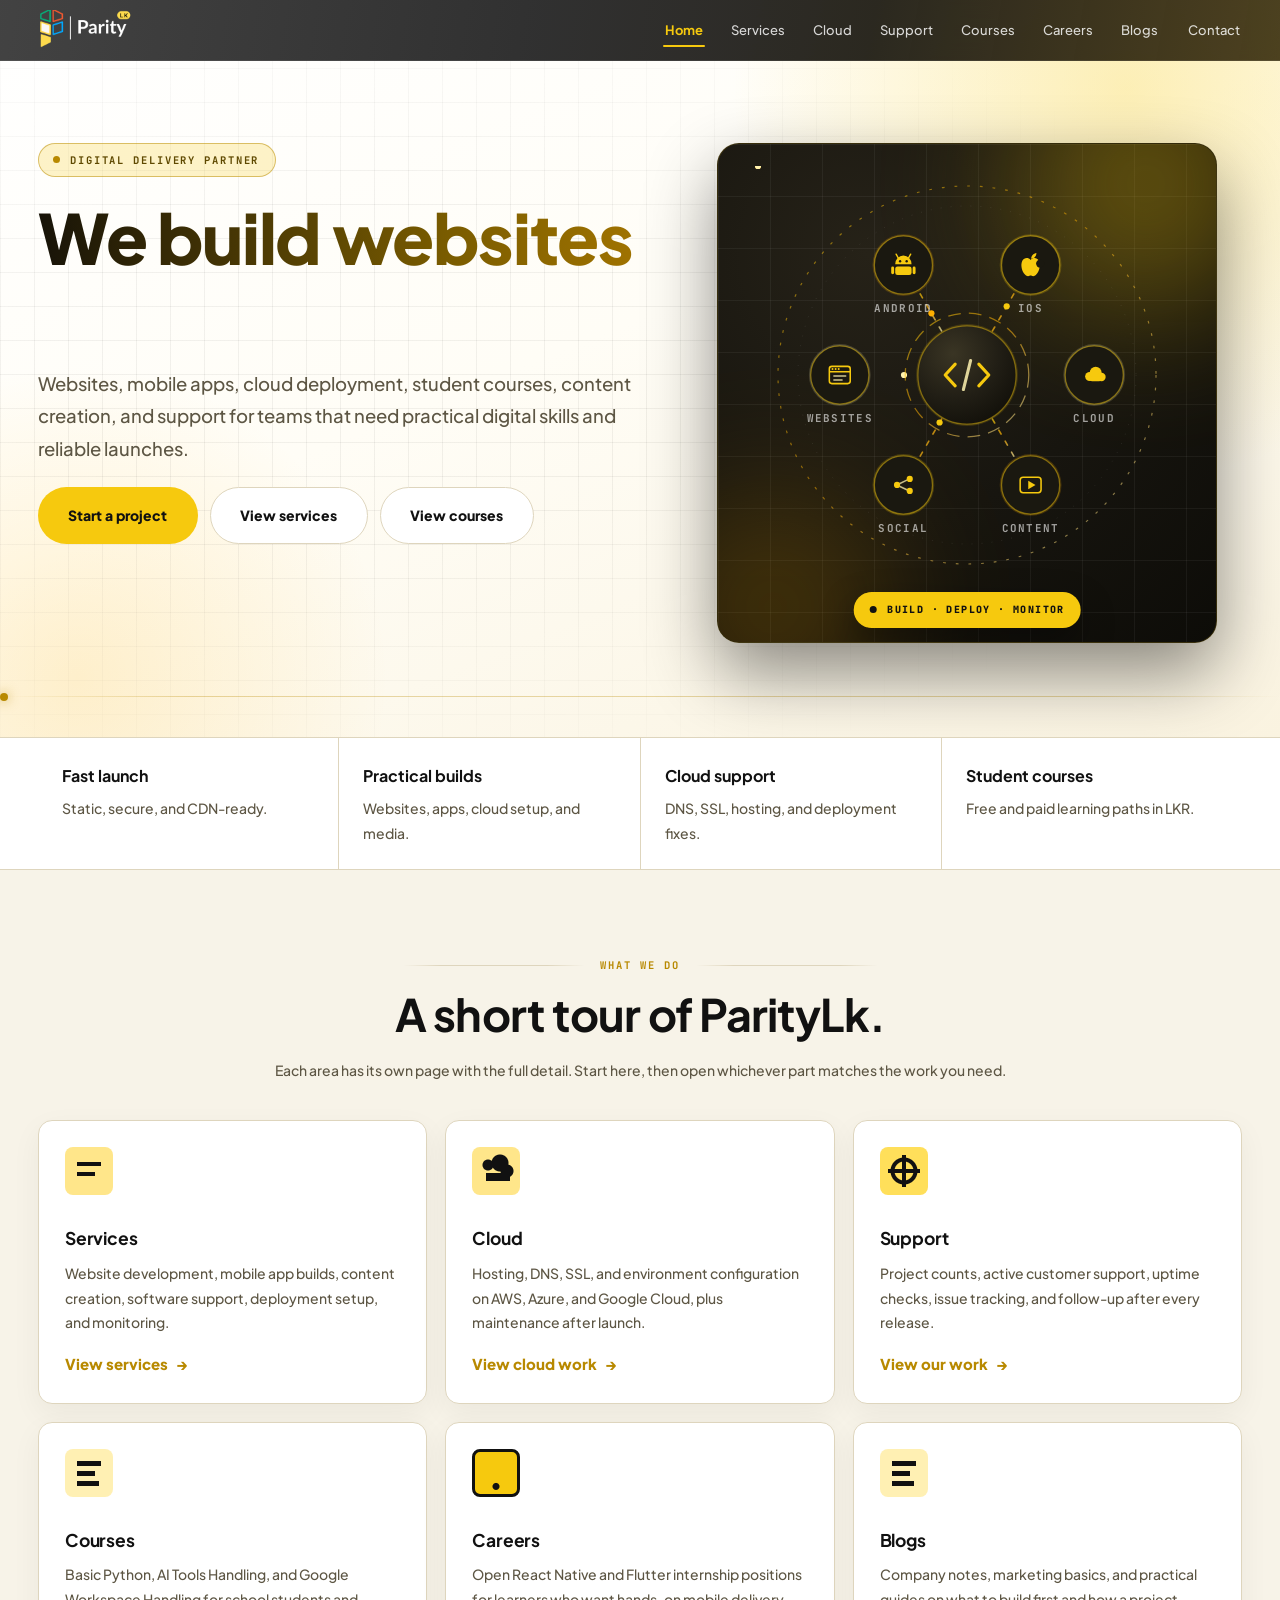
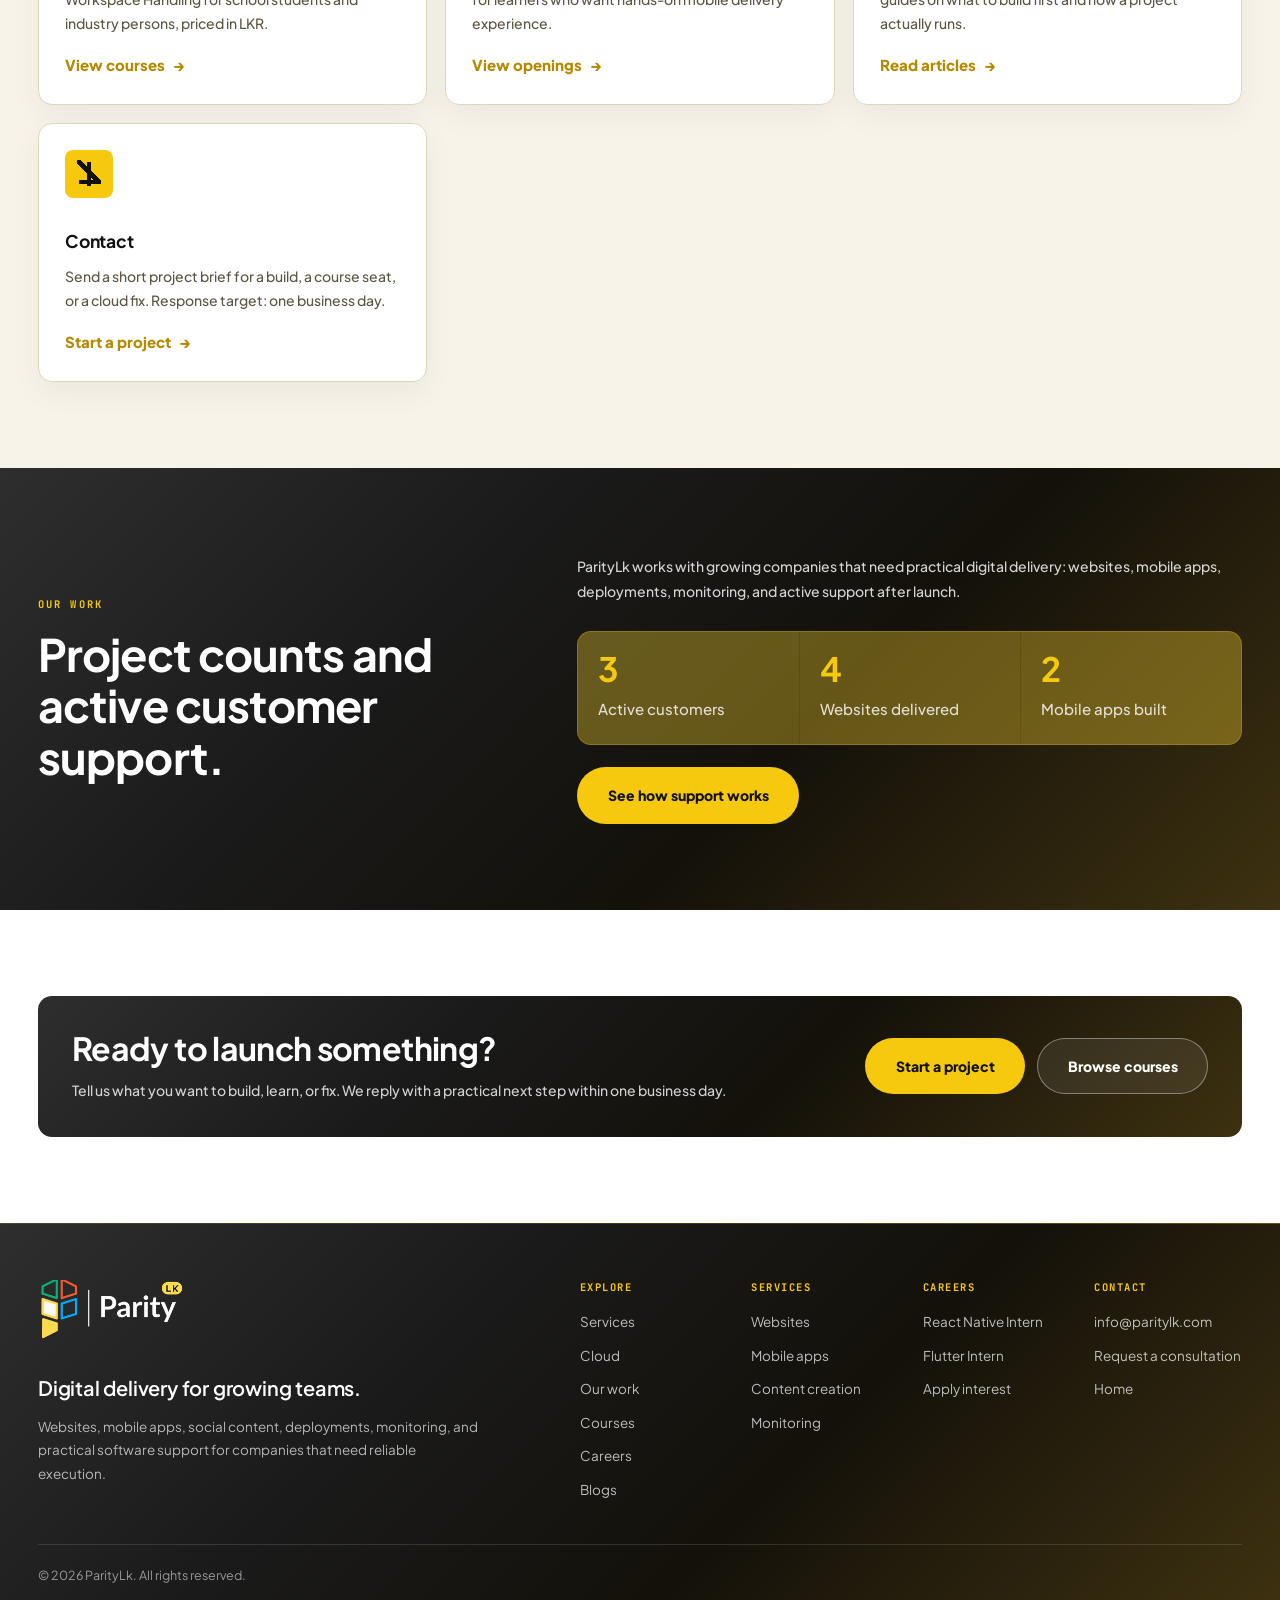
<file: index.html>
<!doctype html>
<html lang="en">
  <head>
    <meta charset="utf-8">
    <meta name="viewport" content="width=device-width, initial-scale=1">
    <base href="/">
    <title>Parity Lk</title>
    <meta
      name="description"
      content="ParityLk builds websites, mobile apps, cloud deployments, content systems, student courses, troubleshooting, and support plans for growing teams."
    >
    <link rel="canonical" href="https://paritylk.com/">
    <meta name="theme-color" content="#111111">
    <meta property="og:title" content="Parity Lk">
    <meta
      property="og:description"
      content="Websites, mobile apps, cloud deployment, student courses, troubleshooting, content creation, and ongoing support."
    >
    <meta property="og:type" content="website">
    <meta property="og:image" content="assets/images/paritylk-logo-official.png">
    <link rel="icon" href="assets/images/paritylk-favicon.png?v=4" type="image/png">
    <link rel="preconnect" href="https://fonts.googleapis.com">
    <link rel="preconnect" href="https://fonts.gstatic.com" crossorigin>
    <link
      href="https://fonts.googleapis.com/css2?family=Plus+Jakarta+Sans:wght@400;500;600;700;800&family=JetBrains+Mono:wght@500;700;800&display=swap"
      rel="stylesheet"
    >
    <link rel="stylesheet" href="assets/css/styles.css?v=multipage-2">
  </head>
  <body>
    <a class="skip-link" href="#main">Skip to content</a>

    <header class="site-header" data-header>
      <div class="container header-inner">
        <a class="brand" href="/" aria-label="ParityLk home">
          <img
            class="brand-logo"
            src="assets/images/paritylk-navbar-logo.png"
            width="128"
            height="54"
            alt=""
            aria-hidden="true"
          >
        </a>

        <button class="nav-toggle" type="button" aria-expanded="false" aria-controls="site-nav">
          <span class="nav-toggle-line"></span>
          <span class="nav-toggle-line"></span>
          <span class="sr-only">Toggle navigation</span>
        </button>

        <nav class="site-nav" id="site-nav" aria-label="Primary navigation">
          <div class="nav-links">
            <a href="/" aria-current="page">Home</a>
            <a href="/services/">Services</a>
            <a href="/cloud/">Cloud</a>
            <a href="/support/">Support</a>
            <a href="/courses/">Courses</a>
            <a href="/careers/">Careers</a>
            <a href="/blog/">Blogs</a>
          </div>
          <a class="nav-cta" href="/contact/">Contact</a>
        </nav>
      </div>
    </header>

    <main id="main">
      <section class="hero" id="top" aria-labelledby="hero-title">
        <div class="fx-grid" aria-hidden="true"></div>
        <div class="fx-line" aria-hidden="true"><span class="fx-traveler"></span></div>

        <div class="container hero-layout">
          <div class="hero-content">
            <p class="eyebrow">Digital delivery partner</p>
            <h1 id="hero-title" class="hero-service-slide" data-hero-slide>We build websites</h1>
            <p class="hero-copy">
              Websites, mobile apps, cloud deployment, student courses, content creation,
              and support for teams that need practical digital skills and reliable launches.
            </p>
            <div class="hero-actions" aria-label="Primary actions">
              <a class="button button-primary" href="/contact/">Start a project</a>
              <a class="button button-secondary" href="/services/">View services</a>
              <a class="button button-secondary" href="/courses/">View courses</a>
            </div>
          </div>

          <div class="hero-visual" aria-hidden="true">
            <span class="hv-panelgrid"></span>
            <span class="hv-glow hv-glow-a"></span>
            <span class="hv-glow hv-glow-b"></span>
            <svg viewBox="0 0 460 460" xmlns="http://www.w3.org/2000/svg" role="presentation">
              <defs>
                <linearGradient id="hvGrad" x1="0%" y1="0%" x2="100%" y2="100%">
                  <stop offset="0%" stop-color="#f6c90e"></stop>
                  <stop offset="45%" stop-color="#ffb000"></stop>
                  <stop offset="100%" stop-color="#fff3b0"></stop>
                </linearGradient>
                <radialGradient id="hvCore" cx="36%" cy="28%" r="78%">
                  <stop offset="0%" stop-color="#3a3524"></stop>
                  <stop offset="60%" stop-color="#211e15"></stop>
                  <stop offset="100%" stop-color="#12100a"></stop>
                </radialGradient>
              </defs>

              <!-- outer orbit -->
              <circle class="hv-orbit" cx="230" cy="230" r="208" fill="none" stroke="url(#hvGrad)"
                stroke-opacity=".5" stroke-width="1.3" stroke-dasharray="3 11"></circle>
              <circle class="hv-orbit-rev" cx="230" cy="230" r="186" fill="none" stroke="#ffffff"
                stroke-opacity=".1" stroke-width="1" stroke-dasharray="1 10"></circle>

              <!-- connectors: centre out to each platform -->
              <g class="hv-links" stroke="url(#hvGrad)" stroke-width="1.8" fill="none" stroke-linecap="round">
                <path id="hvL1" class="hv-link" d="M258 181.5 L284 136.5"></path>
                <path id="hvL2" class="hv-link" d="M202 181.5 L176 136.5" style="animation-delay:.5s"></path>
                <path id="hvL3" class="hv-link" d="M174 230 L122 230" style="animation-delay:1s"></path>
                <path id="hvL4" class="hv-link" d="M202 278.5 L176 323.5" style="animation-delay:1.5s"></path>
                <path id="hvL5" class="hv-link" d="M258 278.5 L284 323.5" style="animation-delay:2s"></path>
                <path id="hvL6" class="hv-link" d="M286 230 L338 230" style="animation-delay:2.5s"></path>
              </g>

              <!-- data pulses running the connectors -->
              <circle r="3.4" fill="#f6c90e">
                <animateMotion dur="2.6s" repeatCount="indefinite"><mpath href="#hvL1"></mpath></animateMotion>
              </circle>
              <circle r="3.4" fill="#ffb000">
                <animateMotion dur="2.6s" begin=".45s" repeatCount="indefinite"><mpath href="#hvL2"></mpath></animateMotion>
              </circle>
              <circle r="3.4" fill="#fff3b0">
                <animateMotion dur="2.6s" begin=".9s" repeatCount="indefinite"><mpath href="#hvL3"></mpath></animateMotion>
              </circle>
              <circle r="3.4" fill="#f6c90e">
                <animateMotion dur="2.6s" begin="1.35s" repeatCount="indefinite"><mpath href="#hvL4"></mpath></animateMotion>
              </circle>
              <circle r="3.4" fill="#ffb000">
                <animateMotion dur="2.6s" begin="1.8s" repeatCount="indefinite"><mpath href="#hvL5"></mpath></animateMotion>
              </circle>
              <circle r="3.4" fill="#fff3b0">
                <animateMotion dur="2.6s" begin="2.25s" repeatCount="indefinite"><mpath href="#hvL6"></mpath></animateMotion>
              </circle>

              <!-- centre: code core -->
              <circle class="hv-core-ring" cx="230" cy="230" r="68" fill="none" stroke="url(#hvGrad)"
                stroke-opacity=".55" stroke-width="1.4" stroke-dasharray="14 9"></circle>
              <circle class="hv-halo" cx="230" cy="230" r="56" fill="#f6c90e" opacity=".16"></circle>
              <circle cx="230" cy="230" r="54" fill="url(#hvCore)" stroke="#f6c90e" stroke-opacity=".4"
                stroke-width="1.4"></circle>
              <g stroke="#f6c90e" stroke-width="3.4" stroke-linecap="round" stroke-linejoin="round" fill="none">
                <path d="M217 218 L206 230 L217 242"></path>
                <path d="M243 218 L254 230 L243 242"></path>
                <path d="M234 214 L226 246" stroke="#fff3b0" stroke-opacity=".85"></path>
              </g>

              <!-- iOS -->
              <g class="hv-icon">
                <circle class="hv-halo" cx="300" cy="109" r="34" fill="#f6c90e" opacity=".22"></circle>
                <circle cx="300" cy="109" r="32" fill="#1a1810" stroke="#f6c90e" stroke-opacity=".45"
                  stroke-width="1.4"></circle>
                <g transform="translate(300 109)">
                  <!-- body, then a disc in the panel colour carves the bite out of the right edge -->
                  <path fill="#f6c90e"
                    d="M0 -5.6 C-2.6 -8.8 -7 -8.4 -9.1 -4.8 C-11.4 -0.3 -9.6 6.9 -6.2 10.5 C-4.6 12.2 -3 12.7 -1.2 11.9 C-0.4 11.5 0.4 11.5 1.2 11.9 C3 12.7 4.6 12.2 6.2 10.5 C9.6 6.9 11.4 -0.3 9.1 -4.8 C7 -8.4 2.6 -8.8 0 -5.6 Z">
                  </path>
                  <circle cx="10.6" cy="-1.6" r="4.6" fill="#1a1810"></circle>
                  <path fill="#f6c90e" d="M0.6 -6.8 C0.6 -10.2 3 -12.8 6.4 -13.2 C6.4 -9.8 4 -7.2 0.6 -6.8 Z"></path>
                </g>
                <text class="hv-label" x="300" y="161">iOS</text>
              </g>

              <!-- Android -->
              <g class="hv-icon" style="animation-delay:1.1s">
                <circle class="hv-halo" cx="160" cy="109" r="34" fill="#ffb000" opacity=".2"
                  style="animation-delay:.9s"></circle>
                <circle cx="160" cy="109" r="32" fill="#1a1810" stroke="#f6c90e" stroke-opacity=".45"
                  stroke-width="1.4"></circle>
                <g transform="translate(160 109)">
                  <g stroke="#f6c90e" stroke-width="1.6" stroke-linecap="round">
                    <path d="M-5.5 -7.5 L-8 -12"></path>
                    <path d="M5.5 -7.5 L8 -12"></path>
                  </g>
                  <path d="M-9 -1 A9 9.6 0 0 1 9 -1 Z" fill="#f6c90e"></path>
                  <circle cx="-3.6" cy="-4.2" r="1.3" fill="#1a1810"></circle>
                  <circle cx="3.6" cy="-4.2" r="1.3" fill="#1a1810"></circle>
                  <rect x="-9" y="1.6" width="18" height="9.4" rx="2.6" fill="#f6c90e"></rect>
                  <rect x="-13.4" y="1.6" width="3.2" height="8.4" rx="1.6" fill="#f6c90e"></rect>
                  <rect x="10.2" y="1.6" width="3.2" height="8.4" rx="1.6" fill="#f6c90e"></rect>
                </g>
                <text class="hv-label" x="160" y="161">Android</text>
              </g>

              <!-- Websites -->
              <g class="hv-icon" style="animation-delay:2.2s">
                <circle class="hv-halo" cx="90" cy="230" r="34" fill="#fff3b0" opacity=".18"
                  style="animation-delay:1.8s"></circle>
                <circle cx="90" cy="230" r="32" fill="#1a1810" stroke="#f6c90e" stroke-opacity=".45"
                  stroke-width="1.4"></circle>
                <g transform="translate(90 230)">
                  <rect x="-11.5" y="-9.5" width="23" height="19" rx="2.8" fill="none" stroke="#f6c90e"
                    stroke-width="1.7"></rect>
                  <path d="M-11.5 -3.6 H11.5" stroke="#f6c90e" stroke-width="1.7"></path>
                  <g fill="#f6c90e">
                    <circle cx="-8" cy="-6.6" r="1.1"></circle>
                    <circle cx="-4.6" cy="-6.6" r="1.1"></circle>
                    <circle cx="-1.2" cy="-6.6" r="1.1"></circle>
                  </g>
                  <g stroke="#fff3b0" stroke-opacity=".8" stroke-width="1.6" stroke-linecap="round">
                    <path d="M-6.5 1 H6.5"></path>
                    <path d="M-6.5 5.4 H2.5"></path>
                  </g>
                </g>
                <text class="hv-label" x="90" y="282">Websites</text>
              </g>

              <!-- Social -->
              <g class="hv-icon" style="animation-delay:3.3s">
                <circle class="hv-halo" cx="160" cy="351" r="34" fill="#f6c90e" opacity=".2"
                  style="animation-delay:2.6s"></circle>
                <circle cx="160" cy="351" r="32" fill="#1a1810" stroke="#f6c90e" stroke-opacity=".45"
                  stroke-width="1.4"></circle>
                <g transform="translate(160 351)">
                  <g stroke="#fff3b0" stroke-opacity=".75" stroke-width="1.7">
                    <path d="M-4.4 -1.4 L4.4 -5.6"></path>
                    <path d="M-4.4 1.4 L4.4 5.6"></path>
                  </g>
                  <g fill="#f6c90e">
                    <circle cx="7" cy="-6.6" r="3.4"></circle>
                    <circle cx="-7" cy="0" r="3.4"></circle>
                    <circle cx="7" cy="6.6" r="3.4"></circle>
                  </g>
                </g>
                <text class="hv-label" x="160" y="403">Social</text>
              </g>

              <!-- Content -->
              <g class="hv-icon" style="animation-delay:4.4s">
                <circle class="hv-halo" cx="300" cy="351" r="34" fill="#ffb000" opacity=".2"
                  style="animation-delay:3.4s"></circle>
                <circle cx="300" cy="351" r="32" fill="#1a1810" stroke="#f6c90e" stroke-opacity=".45"
                  stroke-width="1.4"></circle>
                <g transform="translate(300 351)">
                  <rect x="-11.5" y="-8.5" width="23" height="17" rx="3.2" fill="none" stroke="#f6c90e"
                    stroke-width="1.7"></rect>
                  <path d="M-2.6 -4.6 L5.4 0 L-2.6 4.6 Z" fill="#f6c90e"></path>
                </g>
                <text class="hv-label" x="300" y="403">Content</text>
              </g>

              <!-- Cloud -->
              <g class="hv-icon" style="animation-delay:5.5s">
                <circle class="hv-halo" cx="370" cy="230" r="34" fill="#fff3b0" opacity=".18"
                  style="animation-delay:4.2s"></circle>
                <circle cx="370" cy="230" r="32" fill="#1a1810" stroke="#f6c90e" stroke-opacity=".45"
                  stroke-width="1.4"></circle>
                <g transform="translate(370 230)" fill="#f6c90e">
                  <circle cx="-5" cy="1.6" r="5"></circle>
                  <circle cx="1.6" cy="-2.4" r="6.6"></circle>
                  <circle cx="8" cy="2.2" r="4.6"></circle>
                  <rect x="-5" y="1.8" width="13" height="5" rx="2.5"></rect>
                </g>
                <text class="hv-label" x="370" y="282">Cloud</text>
              </g>
            </svg>

            <span class="hv-badge"><span class="dot"></span> Build &middot; Deploy &middot; Monitor</span>
          </div>
        </div>
      </section>

      <section class="proof-strip" aria-label="ParityLk delivery focus">
        <div class="container proof-grid">
          <div>
            <strong>Fast launch</strong>
            <span>Static, secure, and CDN-ready.</span>
          </div>
          <div>
            <strong>Practical builds</strong>
            <span>Websites, apps, cloud setup, and media.</span>
          </div>
          <div>
            <strong>Cloud support</strong>
            <span>DNS, SSL, hosting, and deployment fixes.</span>
          </div>
          <div>
            <strong>Student courses</strong>
            <span>Free and paid learning paths in LKR.</span>
          </div>
        </div>
      </section>

      <section class="section section-light" aria-labelledby="summary-title">
        <div class="container section-heading">
          <p class="eyebrow">What we do</p>
          <h2 id="summary-title">A short tour of ParityLk.</h2>
          <p>
            Each area has its own page with the full detail. Start here, then open
            whichever part matches the work you need.
          </p>
        </div>

        <div class="container summary-grid" aria-label="Site sections">
          <a class="summary-card" href="/services/">
            <span class="service-icon web" aria-hidden="true"></span>
            <h3>Services</h3>
            <p>
              Website development, mobile app builds, content creation, software support,
              deployment setup, and monitoring.
            </p>
            <span class="summary-more">View services</span>
          </a>

          <a class="summary-card" href="/cloud/">
            <span class="service-icon cloud" aria-hidden="true"></span>
            <h3>Cloud</h3>
            <p>
              Hosting, DNS, SSL, and environment configuration on AWS, Azure, and Google
              Cloud, plus maintenance after launch.
            </p>
            <span class="summary-more">View cloud work</span>
          </a>

          <a class="summary-card" href="/support/">
            <span class="service-icon support" aria-hidden="true"></span>
            <h3>Support</h3>
            <p>
              Project counts, active customer support, uptime checks, issue tracking,
              and follow-up after every release.
            </p>
            <span class="summary-more">View our work</span>
          </a>

          <a class="summary-card" href="/courses/">
            <span class="service-icon content" aria-hidden="true"></span>
            <h3>Courses</h3>
            <p>
              Basic Python, AI Tools Handling, and Google Workspace Handling for school
              students and industry persons, priced in LKR.
            </p>
            <span class="summary-more">View courses</span>
          </a>

          <a class="summary-card" href="/careers/">
            <span class="service-icon app" aria-hidden="true"></span>
            <h3>Careers</h3>
            <p>
              Open React Native and Flutter internship positions for learners who want
              hands-on mobile delivery experience.
            </p>
            <span class="summary-more">View openings</span>
          </a>

          <a class="summary-card" href="/blog/">
            <span class="service-icon content" aria-hidden="true"></span>
            <h3>Blogs</h3>
            <p>
              Company notes, marketing basics, and practical guides on what to build
              first and how a project actually runs.
            </p>
            <span class="summary-more">Read articles</span>
          </a>

          <a class="summary-card" href="/contact/">
            <span class="service-icon deploy" aria-hidden="true"></span>
            <h3>Contact</h3>
            <p>
              Send a short project brief for a build, a course seat, or a cloud fix.
              Response target: one business day.
            </p>
            <span class="summary-more">Start a project</span>
          </a>
        </div>
      </section>

      <section class="section section-accent" aria-labelledby="work-title">
        <div class="container support-panel">
          <div>
            <p class="eyebrow">Our work</p>
            <h2 id="work-title">Project counts and active customer support.</h2>
          </div>
          <div class="support-content">
            <p>
              ParityLk works with growing companies that need practical digital delivery:
              websites, mobile apps, deployments, monitoring, and active support after launch.
            </p>
            <div class="launch-stats" aria-label="ParityLk project and customer statistics">
              <div>
                <strong data-count-to="3" data-count-suffix="+">3+</strong>
                <span>Active customers</span>
              </div>
              <div>
                <strong data-count-to="5">5</strong>
                <span>Websites delivered</span>
              </div>
              <div>
                <strong data-count-to="2">2</strong>
                <span>Mobile apps built</span>
              </div>
            </div>
            <div class="hero-actions">
              <a class="button button-primary" href="/support/">See how support works</a>
            </div>
          </div>
        </div>
      </section>

      <section class="section" aria-labelledby="cta-title">
        <div class="container">
          <div class="cta-band">
            <div>
              <h2 id="cta-title">Ready to launch something?</h2>
              <p>
                Tell us what you want to build, learn, or fix. We reply with a practical
                next step within one business day.
              </p>
            </div>
            <div class="cta-actions">
              <a class="button button-primary" href="/contact/">Start a project</a>
              <a class="button button-secondary" href="/courses/">Browse courses</a>
            </div>
          </div>
        </div>
      </section>
    </main>

    <footer class="site-footer" aria-labelledby="footer-title">
      <div class="container footer-main">
        <div class="footer-brand">
          <a class="footer-logo" href="/" aria-label="ParityLk home">
            <img
              src="assets/images/paritylk-navbar-logo.png"
              width="128"
              height="54"
              alt=""
              aria-hidden="true"
            >
          </a>
          <h2 id="footer-title">Digital delivery for growing teams.</h2>
          <p>
            Websites, mobile apps, social content, deployments, monitoring, and practical
            software support for companies that need reliable execution.
          </p>
        </div>

        <nav class="footer-links" aria-label="Footer navigation">
          <div>
            <h3>Explore</h3>
            <a href="/services/">Services</a>
            <a href="/cloud/">Cloud</a>
            <a href="/support/">Our work</a>
            <a href="/courses/">Courses</a>
            <a href="/careers/">Careers</a>
            <a href="/blog/">Blogs</a>
          </div>
          <div>
            <h3>Services</h3>
            <a href="/services/">Websites</a>
            <a href="/services/">Mobile apps</a>
            <a href="/services/">Content creation</a>
            <a href="/services/">Monitoring</a>
          </div>
          <div>
            <h3>Careers</h3>
            <a href="/careers/">React Native Intern</a>
            <a href="/careers/">Flutter Intern</a>
            <a href="https://forms.gle/r8dBgu6D9do1oTmeA" target="_blank" rel="noopener">Apply interest</a>
          </div>
          <div>
            <h3>Contact</h3>
            <a href="mailto:info@paritylk.com">info@paritylk.com</a>
            <a href="/contact/">Request a consultation</a>
            <a href="/">Home</a>
          </div>
        </nav>
      </div>

      <div class="container footer-bottom">
        <p>&copy; <span data-year></span> ParityLk. All rights reserved.</p>
      </div>
    </footer>

    <script src="assets/js/main.js?v=multipage-2"></script>
  </body>
</html>
</file>
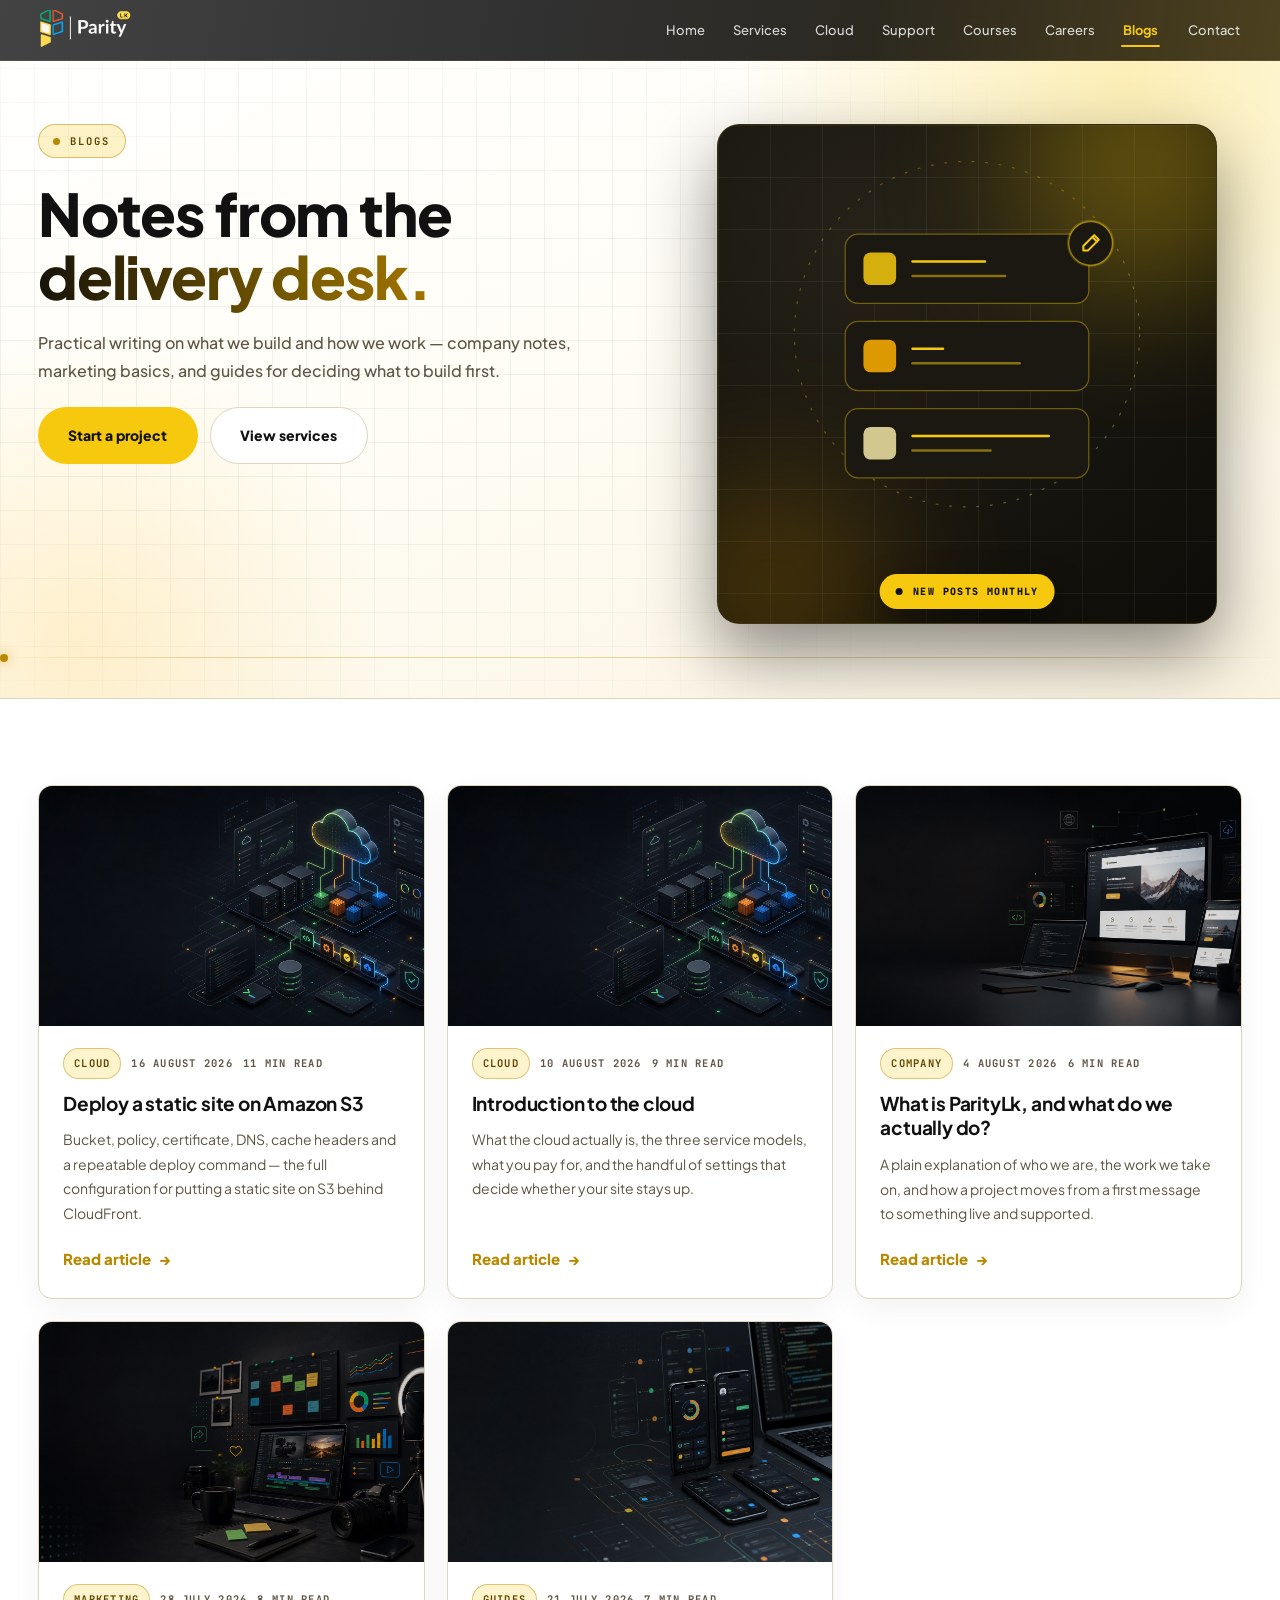
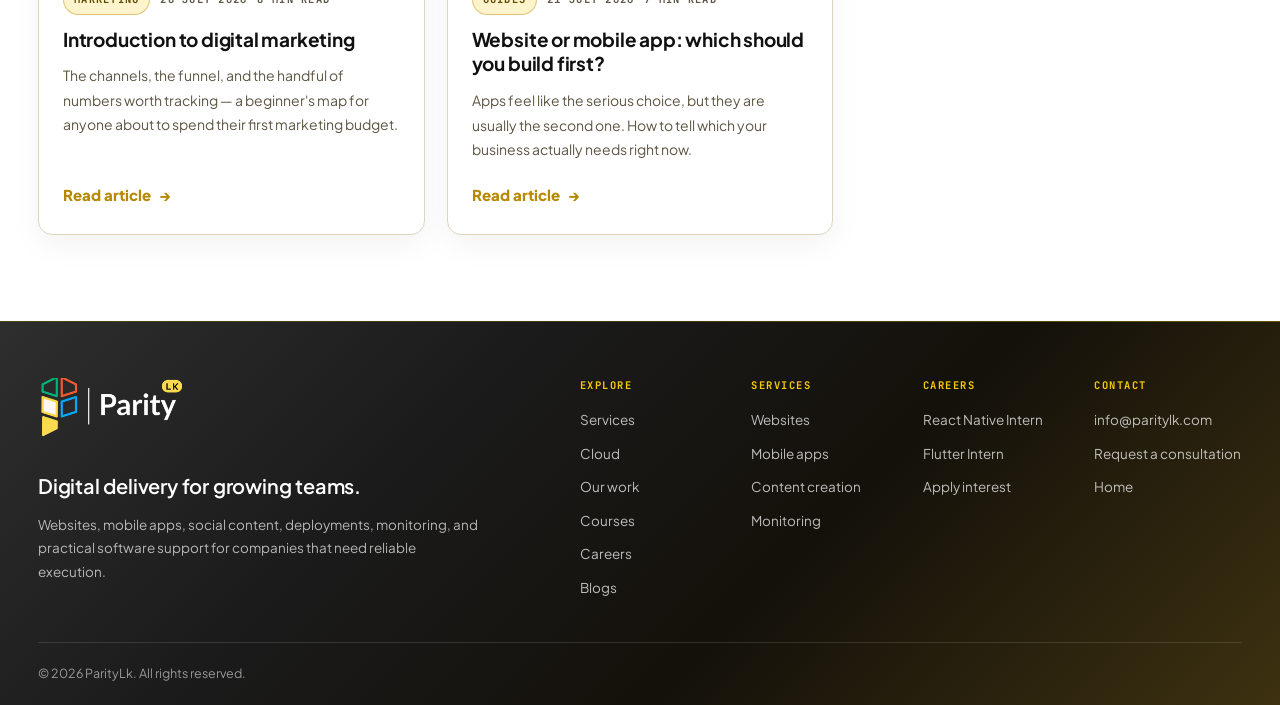
<file: blog/index.html>
<!doctype html>
<html lang="en">
  <head>
    <meta charset="utf-8">
    <meta name="viewport" content="width=device-width, initial-scale=1">
    <base href="/">
    <title>Blogs | Parity Lk</title>
    <meta name="description" content="Articles from ParityLk on digital delivery, marketing, and choosing the right build for your business.">
    <link rel="canonical" href="https://paritylk.com/blog/">
    <meta name="theme-color" content="#111111">
    <meta property="og:title" content="Blogs | Parity Lk">
    <meta property="og:description" content="Articles from ParityLk on digital delivery, marketing, and choosing the right build for your business.">
    <meta property="og:type" content="website">
    <meta property="og:image" content="assets/images/paritylk-logo-official.png">
    <link rel="icon" href="assets/images/paritylk-favicon.png?v=4" type="image/png">
    <link rel="preconnect" href="https://fonts.googleapis.com">
    <link rel="preconnect" href="https://fonts.gstatic.com" crossorigin>
    <link
      href="https://fonts.googleapis.com/css2?family=Plus+Jakarta+Sans:wght@400;500;600;700;800&family=JetBrains+Mono:wght@500;700;800&display=swap"
      rel="stylesheet"
    >
    <link rel="stylesheet" href="assets/css/styles.css?v=multipage-2">
  </head>
  <body>
    <a class="skip-link" href="#main">Skip to content</a>

    <header class="site-header" data-header>
      <div class="container header-inner">
        <a class="brand" href="/" aria-label="ParityLk home">
          <img
            class="brand-logo"
            src="assets/images/paritylk-navbar-logo.png"
            width="128"
            height="54"
            alt=""
            aria-hidden="true"
          >
        </a>

        <button class="nav-toggle" type="button" aria-expanded="false" aria-controls="site-nav">
          <span class="nav-toggle-line"></span>
          <span class="nav-toggle-line"></span>
          <span class="sr-only">Toggle navigation</span>
        </button>

        <nav class="site-nav" id="site-nav" aria-label="Primary navigation">
          <div class="nav-links">
            <a href="/">Home</a>
            <a href="/services/">Services</a>
            <a href="/cloud/">Cloud</a>
            <a href="/support/">Support</a>
            <a href="/courses/">Courses</a>
            <a href="/careers/">Careers</a>
            <a href="/blog/" aria-current="page">Blogs</a>
          </div>
          <a class="nav-cta" href="/contact/">Contact</a>
        </nav>
      </div>
    </header>

    <main id="main">
      <section class="page-hero" aria-labelledby="page-title">
        <div class="fx-grid" aria-hidden="true"></div>
        <div class="fx-glow fx-glow-a" aria-hidden="true"></div>
        <div class="fx-glow fx-glow-b" aria-hidden="true"></div>
        <div class="fx-line" aria-hidden="true"><span class="fx-traveler"></span></div>

        <div class="container page-hero-layout">
          <div class="page-hero-content">
            <p class="eyebrow">Blogs</p>
            <h1 id="page-title">Notes from the <span class="shine">delivery desk.</span></h1>
            <p>Practical writing on what we build and how we work — company notes, marketing basics, and guides for deciding what to build first.</p>
            <div class="hero-actions">
              <a class="button button-primary" href="/contact/">Start a project</a>
              <a class="button button-secondary" href="/services/">View services</a>
            </div>
          </div>

          <div class="hero-visual" aria-hidden="true">
            <span class="hv-panelgrid"></span>
            <span class="hv-glow hv-glow-a"></span>
            <span class="hv-glow hv-glow-b"></span>
            <svg viewBox="0 0 460 460" xmlns="http://www.w3.org/2000/svg" role="presentation">
              <defs>
                <linearGradient id="hvGrad" x1="0%" y1="0%" x2="100%" y2="100%">
                  <stop offset="0%" stop-color="#f6c90e"></stop>
                  <stop offset="45%" stop-color="#ffb000"></stop>
                  <stop offset="100%" stop-color="#fff3b0"></stop>
                </linearGradient>
              </defs>

              <circle class="hv-orbit" cx="230" cy="206" r="190" fill="none" stroke="url(#hvGrad)"
                stroke-opacity=".34" stroke-width="1.3" stroke-dasharray="3 12"></circle>

              <!-- three articles stacking up -->
              <g class="hv-icon">
                <rect x="96" y="96" width="268" height="76" rx="14" fill="#1a1810" stroke="#f6c90e"
                  stroke-opacity=".38" stroke-width="1.4"></rect>
                <rect x="116" y="116" width="36" height="36" rx="8" fill="#f6c90e" opacity=".85"></rect>
                <g stroke="#f6c90e" stroke-width="2.6" stroke-linecap="round">
                  <path d="M170 126 H320">
                    <animate attributeName="stroke-dasharray" values="0 150;150 0" dur="2.6s" repeatCount="indefinite"></animate>
                  </path>
                  <path d="M170 142 H272" stroke-opacity=".5"></path>
                </g>
              </g>

              <g class="hv-icon" style="animation-delay:1.3s">
                <rect x="96" y="192" width="268" height="76" rx="14" fill="#1a1810" stroke="#f6c90e"
                  stroke-opacity=".38" stroke-width="1.4"></rect>
                <rect x="116" y="212" width="36" height="36" rx="8" fill="#ffb000" opacity=".85"></rect>
                <g stroke="#f6c90e" stroke-width="2.6" stroke-linecap="round">
                  <path d="M170 222 H320">
                    <animate attributeName="stroke-dasharray" values="0 150;150 0" dur="2.6s" begin=".8s" repeatCount="indefinite"></animate>
                  </path>
                  <path d="M170 238 H288" stroke-opacity=".5"></path>
                </g>
              </g>

              <g class="hv-icon" style="animation-delay:2.6s">
                <rect x="96" y="288" width="268" height="76" rx="14" fill="#1a1810" stroke="#f6c90e"
                  stroke-opacity=".38" stroke-width="1.4"></rect>
                <rect x="116" y="308" width="36" height="36" rx="8" fill="#fff3b0" opacity=".8"></rect>
                <g stroke="#f6c90e" stroke-width="2.6" stroke-linecap="round">
                  <path d="M170 318 H320">
                    <animate attributeName="stroke-dasharray" values="0 150;150 0" dur="2.6s" begin="1.6s" repeatCount="indefinite"></animate>
                  </path>
                  <path d="M170 334 H256" stroke-opacity=".5"></path>
                </g>
              </g>

              <!-- pen nib marking the newest post -->
              <g class="hv-icon" style="animation-delay:.6s">
                <circle class="hv-halo" cx="366" cy="106" r="26" fill="#f6c90e" opacity=".26"></circle>
                <circle cx="366" cy="106" r="24" fill="#1a1810" stroke="#f6c90e" stroke-opacity=".5"
                  stroke-width="1.4"></circle>
                <g transform="translate(366 106)" fill="none" stroke="#f6c90e" stroke-width="2.2"
                  stroke-linecap="round" stroke-linejoin="round">
                  <path d="M-8 8 L-8 3 L4 -9 L9 -4 L-3 8 Z"></path>
                  <path d="M2 -7 L7 -2"></path>
                </g>
              </g>
            </svg>
            <span class="hv-badge"><span class="dot"></span> New posts monthly</span>
          </div>
        </div>
      </section>

      <section class="section" aria-label="Articles">
        <div class="container blog-grid">
          <article class="blog-card">
            <a class="blog-card-media" href="/blog/deploy-a-static-site-on-s3/" tabindex="-1" aria-hidden="true">
              <img src="assets/images/hero/hero-cloud.png" alt="" loading="lazy">
            </a>
            <div class="blog-card-body">
              <div class="blog-meta">
                <span class="blog-chip">Cloud</span>
                <span>16 August 2026</span>
                <span>11 min read</span>
              </div>
              <h3><a href="/blog/deploy-a-static-site-on-s3/">Deploy a static site on Amazon S3</a></h3>
              <p>Bucket, policy, certificate, DNS, cache headers and a repeatable deploy command &mdash; the full configuration for putting a static site on S3 behind CloudFront.</p>
              <span class="summary-more">Read article</span>
            </div>
          </article>

          <article class="blog-card">
            <a class="blog-card-media" href="/blog/introduction-to-the-cloud/" tabindex="-1" aria-hidden="true">
              <img src="assets/images/hero/hero-cloud.png" alt="" loading="lazy">
            </a>
            <div class="blog-card-body">
              <div class="blog-meta">
                <span class="blog-chip">Cloud</span>
                <span>10 August 2026</span>
                <span>9 min read</span>
              </div>
              <h3><a href="/blog/introduction-to-the-cloud/">Introduction to the cloud</a></h3>
              <p>What the cloud actually is, the three service models, what you pay for, and the handful of settings that decide whether your site stays up.</p>
              <span class="summary-more">Read article</span>
            </div>
          </article>

          <article class="blog-card">
            <a class="blog-card-media" href="/blog/what-is-paritylk/" tabindex="-1" aria-hidden="true">
              <img src="assets/images/hero/hero-websites.png" alt="" loading="lazy">
            </a>
            <div class="blog-card-body">
              <div class="blog-meta">
                <span class="blog-chip">Company</span>
                <span>4 August 2026</span>
                <span>6 min read</span>
              </div>
              <h3><a href="/blog/what-is-paritylk/">What is ParityLk, and what do we actually do?</a></h3>
              <p>A plain explanation of who we are, the work we take on, and how a project moves from a first message to something live and supported.</p>
              <span class="summary-more">Read article</span>
            </div>
          </article>

          <article class="blog-card">
            <a class="blog-card-media" href="/blog/introduction-to-digital-marketing/" tabindex="-1" aria-hidden="true">
              <img src="assets/images/hero/hero-content.png" alt="" loading="lazy">
            </a>
            <div class="blog-card-body">
              <div class="blog-meta">
                <span class="blog-chip">Marketing</span>
                <span>28 July 2026</span>
                <span>8 min read</span>
              </div>
              <h3><a href="/blog/introduction-to-digital-marketing/">Introduction to digital marketing</a></h3>
              <p>The channels, the funnel, and the handful of numbers worth tracking &mdash; a beginner's map for anyone about to spend their first marketing budget.</p>
              <span class="summary-more">Read article</span>
            </div>
          </article>

          <article class="blog-card">
            <a class="blog-card-media" href="/blog/website-or-mobile-app-first/" tabindex="-1" aria-hidden="true">
              <img src="assets/images/hero/hero-mobile-apps.png" alt="" loading="lazy">
            </a>
            <div class="blog-card-body">
              <div class="blog-meta">
                <span class="blog-chip">Guides</span>
                <span>21 July 2026</span>
                <span>7 min read</span>
              </div>
              <h3><a href="/blog/website-or-mobile-app-first/">Website or mobile app: which should you build first?</a></h3>
              <p>Apps feel like the serious choice, but they are usually the second one. How to tell which your business actually needs right now.</p>
              <span class="summary-more">Read article</span>
            </div>
          </article>
        </div>
      </section>
    </main>

    <footer class="site-footer" aria-labelledby="footer-title">
      <div class="container footer-main">
        <div class="footer-brand">
          <a class="footer-logo" href="/" aria-label="ParityLk home">
            <img
              src="assets/images/paritylk-navbar-logo.png"
              width="128"
              height="54"
              alt=""
              aria-hidden="true"
            >
          </a>
          <h2 id="footer-title">Digital delivery for growing teams.</h2>
          <p>
            Websites, mobile apps, social content, deployments, monitoring, and practical
            software support for companies that need reliable execution.
          </p>
        </div>

        <nav class="footer-links" aria-label="Footer navigation">
          <div>
            <h3>Explore</h3>
            <a href="/services/">Services</a>
            <a href="/cloud/">Cloud</a>
            <a href="/support/">Our work</a>
            <a href="/courses/">Courses</a>
            <a href="/careers/">Careers</a>
            <a href="/blog/">Blogs</a>
          </div>
          <div>
            <h3>Services</h3>
            <a href="/services/">Websites</a>
            <a href="/services/">Mobile apps</a>
            <a href="/services/">Content creation</a>
            <a href="/services/">Monitoring</a>
          </div>
          <div>
            <h3>Careers</h3>
            <a href="/careers/">React Native Intern</a>
            <a href="/careers/">Flutter Intern</a>
            <a href="https://forms.gle/r8dBgu6D9do1oTmeA" target="_blank" rel="noopener">Apply interest</a>
          </div>
          <div>
            <h3>Contact</h3>
            <a href="mailto:info@paritylk.com">info@paritylk.com</a>
            <a href="/contact/">Request a consultation</a>
            <a href="/">Home</a>
          </div>
        </nav>
      </div>

      <div class="container footer-bottom">
        <p>&copy; <span data-year></span> ParityLk. All rights reserved.</p>
      </div>
    </footer>

    <script src="assets/js/main.js?v=multipage-2"></script>
  </body>
</html>
</file>
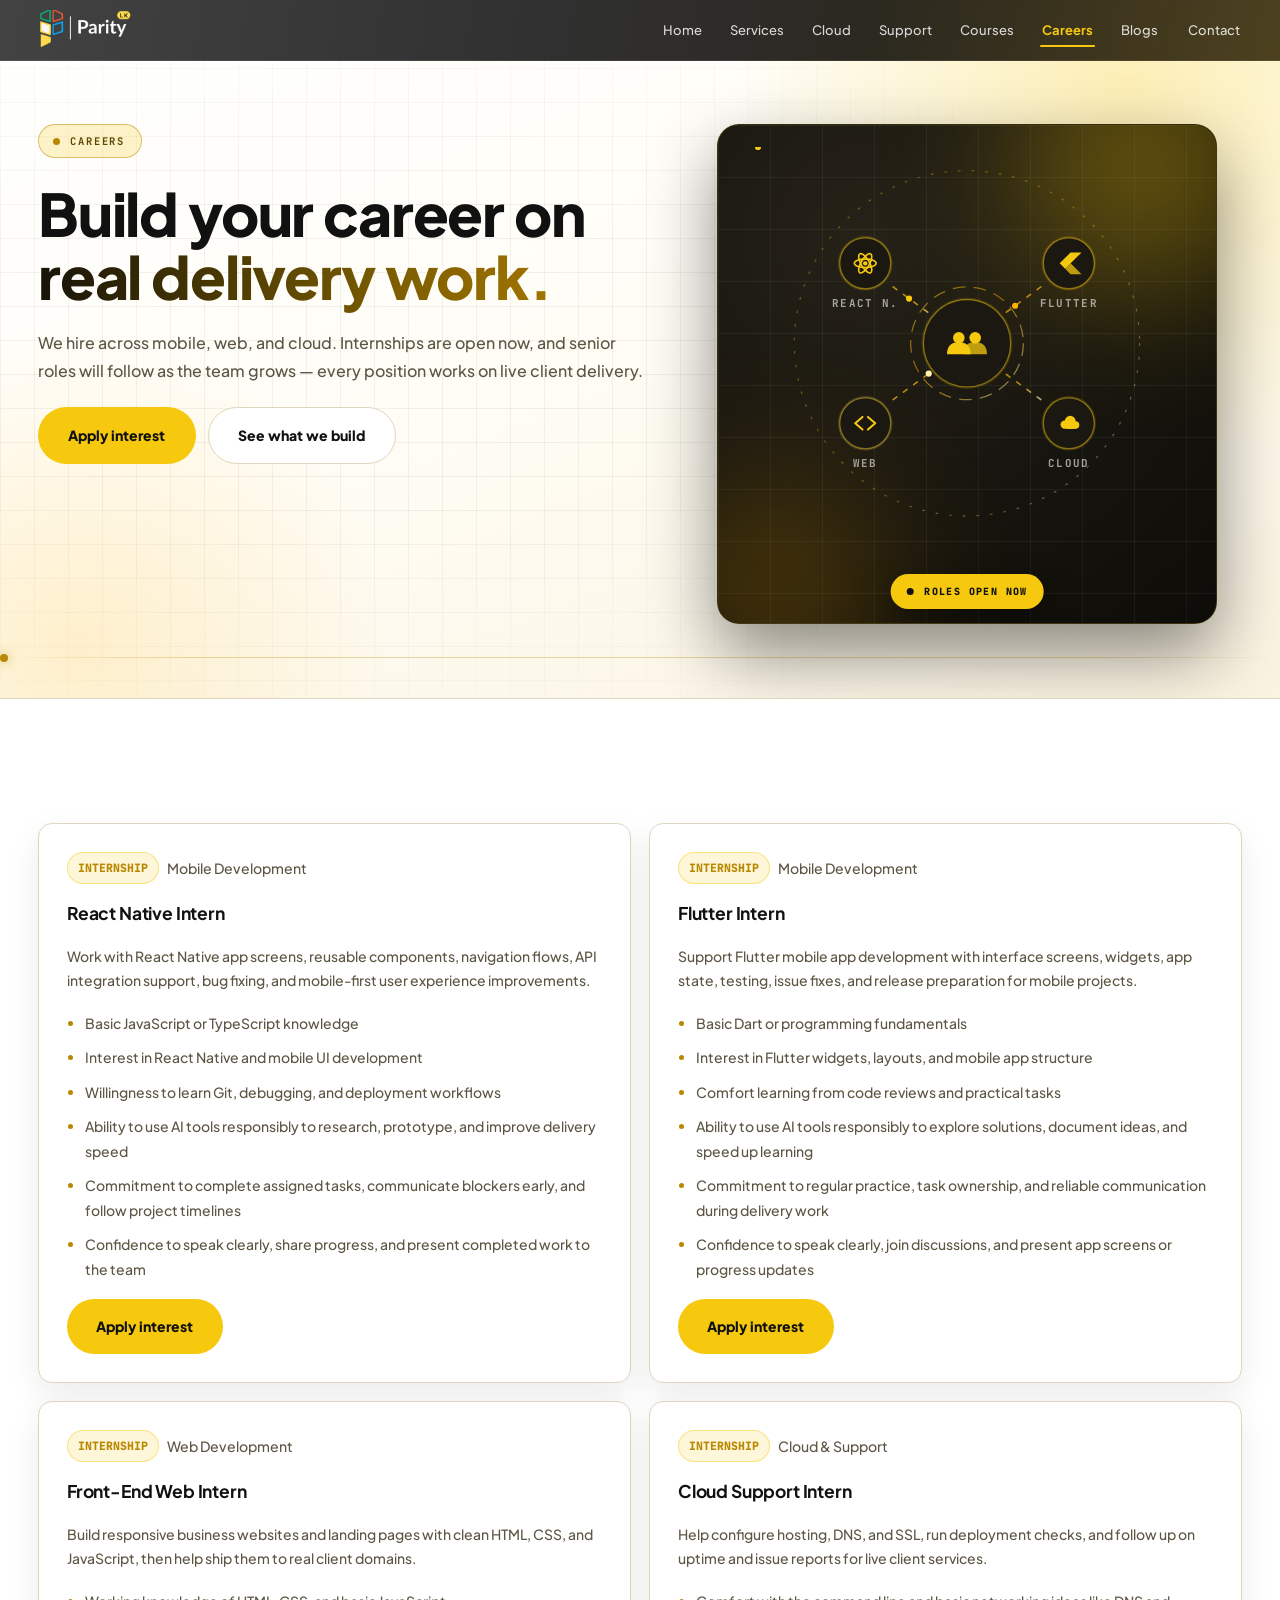
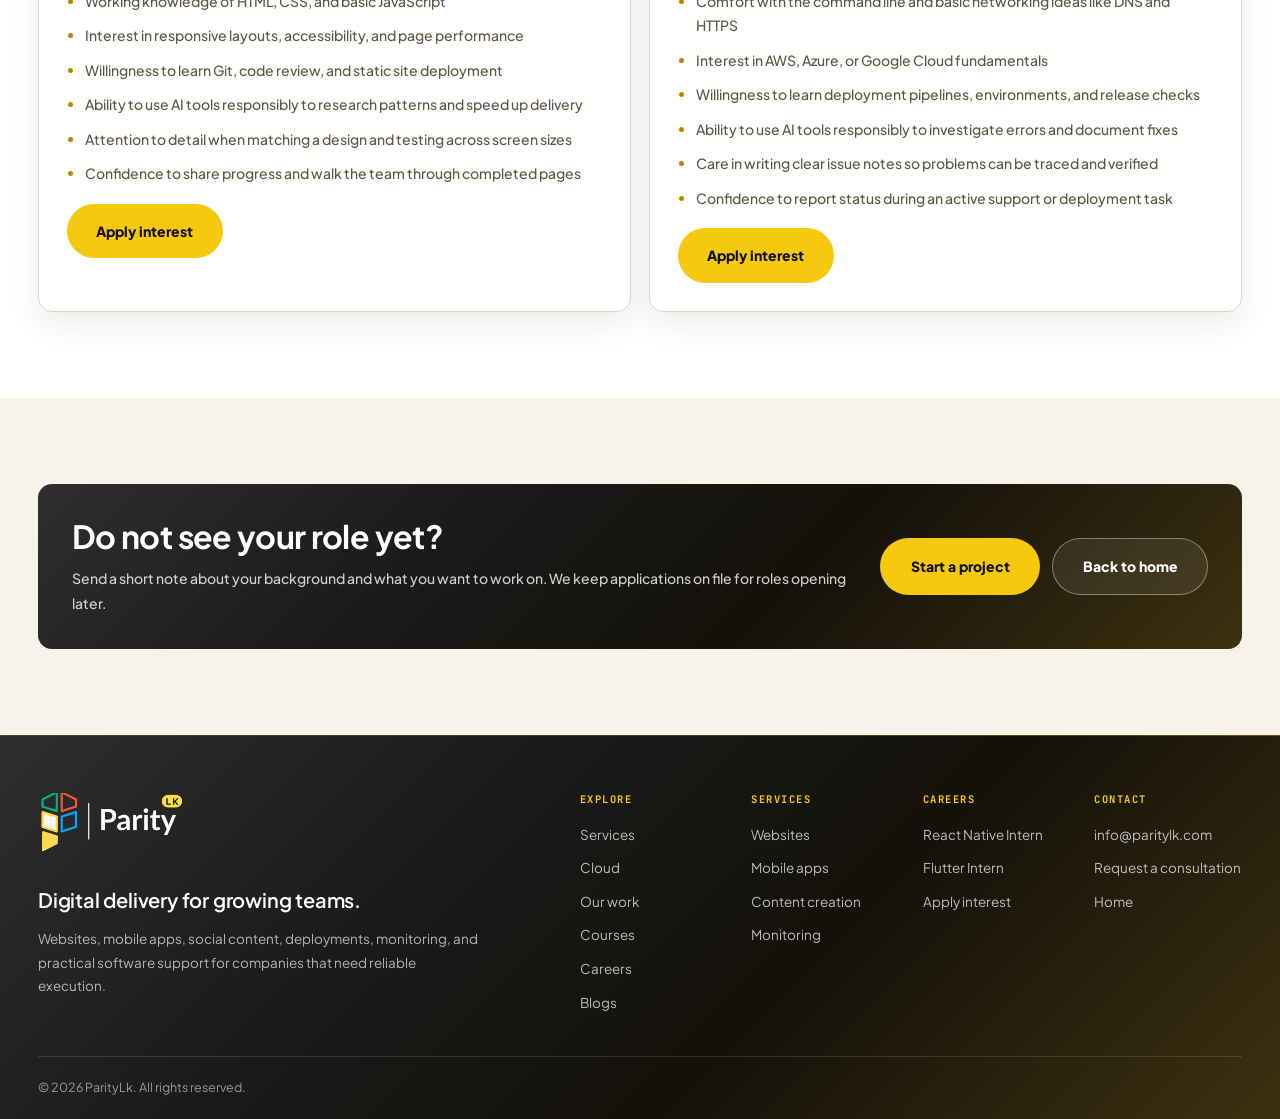
<file: careers/index.html>
<!doctype html>
<html lang="en">
  <head>
    <meta charset="utf-8">
    <meta name="viewport" content="width=device-width, initial-scale=1">
    <base href="/">
    <title>Careers | Parity Lk</title>
    <meta name="description" content="Careers at ParityLk: open roles across mobile, web, and cloud delivery, starting with internships and expanding to senior positions as the team grows.">
    <link rel="canonical" href="https://paritylk.com/careers/">
    <meta name="theme-color" content="#111111">
    <meta property="og:title" content="Careers | Parity Lk">
    <meta property="og:description" content="Careers at ParityLk: open roles across mobile, web, and cloud delivery, starting with internships and expanding to senior positions as the team grows.">
    <meta property="og:type" content="website">
    <meta property="og:image" content="assets/images/paritylk-logo-official.png">
    <link rel="icon" href="assets/images/paritylk-favicon.png?v=4" type="image/png">
    <link rel="preconnect" href="https://fonts.googleapis.com">
    <link rel="preconnect" href="https://fonts.gstatic.com" crossorigin>
    <link
      href="https://fonts.googleapis.com/css2?family=Plus+Jakarta+Sans:wght@400;500;600;700;800&family=JetBrains+Mono:wght@500;700;800&display=swap"
      rel="stylesheet"
    >
    <link rel="stylesheet" href="assets/css/styles.css?v=multipage-2">
  </head>
  <body>
    <a class="skip-link" href="#main">Skip to content</a>

    <header class="site-header" data-header>
      <div class="container header-inner">
        <a class="brand" href="/" aria-label="ParityLk home">
          <img
            class="brand-logo"
            src="assets/images/paritylk-navbar-logo.png"
            width="128"
            height="54"
            alt=""
            aria-hidden="true"
          >
        </a>

        <button class="nav-toggle" type="button" aria-expanded="false" aria-controls="site-nav">
          <span class="nav-toggle-line"></span>
          <span class="nav-toggle-line"></span>
          <span class="sr-only">Toggle navigation</span>
        </button>

        <nav class="site-nav" id="site-nav" aria-label="Primary navigation">
          <div class="nav-links">
            <a href="/">Home</a>
            <a href="/services/">Services</a>
            <a href="/cloud/">Cloud</a>
            <a href="/support/">Support</a>
            <a href="/courses/">Courses</a>
            <a href="/careers/" aria-current="page">Careers</a>
            <a href="/blog/">Blogs</a>
          </div>
          <a class="nav-cta" href="/contact/">Contact</a>
        </nav>
      </div>
    </header>

    <main id="main">
      <section class="page-hero" aria-labelledby="page-title">
        <div class="fx-grid" aria-hidden="true"></div>
        <div class="fx-glow fx-glow-a" aria-hidden="true"></div>
        <div class="fx-glow fx-glow-b" aria-hidden="true"></div>
        <div class="fx-line" aria-hidden="true"><span class="fx-traveler"></span></div>

        <div class="container page-hero-layout">
          <div class="page-hero-content">
            <p class="eyebrow">Careers</p>
            <h1 id="page-title">Build your career on <span class="shine">real delivery work.</span></h1>
            <p>We hire across mobile, web, and cloud. Internships are open now, and senior roles will follow as the team grows — every position works on live client delivery.</p>
            <div class="hero-actions">
              <a class="button button-primary" href="https://forms.gle/r8dBgu6D9do1oTmeA" target="_blank" rel="noopener">Apply interest</a>
              <a class="button button-secondary" href="/services/">See what we build</a>
            </div>
          </div>

          <div class="hero-visual" aria-hidden="true">
            <span class="hv-panelgrid"></span>
            <span class="hv-glow hv-glow-a"></span>
            <span class="hv-glow hv-glow-b"></span>
            <svg viewBox="0 0 460 460" xmlns="http://www.w3.org/2000/svg" role="presentation">
              <defs>
                <linearGradient id="hvGrad" x1="0%" y1="0%" x2="100%" y2="100%">
                  <stop offset="0%" stop-color="#f6c90e"></stop>
                  <stop offset="45%" stop-color="#ffb000"></stop>
                  <stop offset="100%" stop-color="#fff3b0"></stop>
                </linearGradient>
              </defs>

              <circle class="hv-orbit" cx="230" cy="216" r="190" fill="none" stroke="url(#hvGrad)"
                stroke-opacity=".36" stroke-width="1.3" stroke-dasharray="3 12"></circle>

              <g stroke="url(#hvGrad)" stroke-width="1.8" fill="none" stroke-linecap="round">
                <path id="crL1" class="hv-link" d="M198 190 L146 152"></path>
                <path id="crL2" class="hv-link" d="M262 190 L314 152" style="animation-delay:.5s"></path>
                <path id="crL3" class="hv-link" d="M198 242 L146 280" style="animation-delay:1s"></path>
                <path id="crL4" class="hv-link" d="M262 242 L314 280" style="animation-delay:1.5s"></path>
              </g>
              <circle r="3.4" fill="#f6c90e">
                <animateMotion dur="2.4s" repeatCount="indefinite"><mpath href="#crL1"></mpath></animateMotion>
              </circle>
              <circle r="3.4" fill="#ffb000">
                <animateMotion dur="2.4s" begin=".5s" repeatCount="indefinite"><mpath href="#crL2"></mpath></animateMotion>
              </circle>
              <circle r="3.4" fill="#fff3b0">
                <animateMotion dur="2.4s" begin="1s" repeatCount="indefinite"><mpath href="#crL3"></mpath></animateMotion>
              </circle>
              <circle r="3.4" fill="#f6c90e">
                <animateMotion dur="2.4s" begin="1.5s" repeatCount="indefinite"><mpath href="#crL4"></mpath></animateMotion>
              </circle>

              <!-- the team -->
              <circle class="hv-core-ring" cx="230" cy="216" r="62" fill="none" stroke="url(#hvGrad)"
                stroke-opacity=".5" stroke-width="1.4" stroke-dasharray="14 9"></circle>
              <circle class="hv-halo" cx="230" cy="216" r="50" fill="#f6c90e" opacity=".16"></circle>
              <circle cx="230" cy="216" r="48" fill="#1a1810" stroke="#f6c90e" stroke-opacity=".45"
                stroke-width="1.4"></circle>
              <g transform="translate(230 216)" fill="#f6c90e">
                <circle cx="-9" cy="-6" r="6.4"></circle>
                <circle cx="9" cy="-6" r="6.4"></circle>
                <path d="M-22 12 C-22 2, -16 -1, -9 -1 C-2 -1, 4 2, 4 12 Z"></path>
                <path d="M-4 12 C-4 2, 2 -1, 9 -1 C16 -1, 22 2, 22 12 Z" opacity=".75"></path>
              </g>

              <!-- the four open roles -->
              <g class="hv-icon">
                <circle class="hv-halo" cx="118" cy="128" r="30" fill="#f6c90e" opacity=".2"></circle>
                <circle cx="118" cy="128" r="28" fill="#1a1810" stroke="#f6c90e" stroke-opacity=".45" stroke-width="1.4"></circle>
                <g transform="translate(118 128)" fill="none" stroke="#f6c90e" stroke-width="1.8">
                  <ellipse rx="12" ry="4.6"></ellipse>
                  <ellipse rx="12" ry="4.6" transform="rotate(60)"></ellipse>
                  <ellipse rx="12" ry="4.6" transform="rotate(120)"></ellipse>
                  <circle r="2.4" fill="#f6c90e" stroke="none"></circle>
                </g>
                <text class="hv-label" x="118" y="176">React N.</text>
              </g>
              <g class="hv-icon" style="animation-delay:1.4s">
                <circle class="hv-halo" cx="342" cy="128" r="30" fill="#ffb000" opacity=".18" style="animation-delay:.8s"></circle>
                <circle cx="342" cy="128" r="28" fill="#1a1810" stroke="#f6c90e" stroke-opacity=".45" stroke-width="1.4"></circle>
                <g transform="translate(342 128)" fill="#f6c90e">
                  <path d="M2 -12 L-10 0 L-4 6 L14 -12 Z"></path>
                  <path d="M2 12 L-4 6 L2 0 L14 12 Z" opacity=".75"></path>
                </g>
                <text class="hv-label" x="342" y="176">Flutter</text>
              </g>
              <g class="hv-icon" style="animation-delay:2.8s">
                <circle class="hv-halo" cx="118" cy="304" r="30" fill="#fff3b0" opacity=".16" style="animation-delay:1.6s"></circle>
                <circle cx="118" cy="304" r="28" fill="#1a1810" stroke="#f6c90e" stroke-opacity=".45" stroke-width="1.4"></circle>
                <g transform="translate(118 304)" stroke="#f6c90e" stroke-width="2.2" fill="none"
                  stroke-linecap="round" stroke-linejoin="round">
                  <path d="M-3 -7 L-11 0 L-3 7"></path>
                  <path d="M3 -7 L11 0 L3 7"></path>
                </g>
                <text class="hv-label" x="118" y="352">Web</text>
              </g>
              <g class="hv-icon" style="animation-delay:4.2s">
                <circle class="hv-halo" cx="342" cy="304" r="30" fill="#f6c90e" opacity=".18" style="animation-delay:2.4s"></circle>
                <circle cx="342" cy="304" r="28" fill="#1a1810" stroke="#f6c90e" stroke-opacity=".45" stroke-width="1.4"></circle>
                <g transform="translate(342 304)" fill="#f6c90e">
                  <circle cx="-4.5" cy="1.5" r="4.6"></circle>
                  <circle cx="1.6" cy="-2.2" r="6"></circle>
                  <circle cx="7.4" cy="2" r="4.2"></circle>
                  <rect x="-4.5" y="1.6" width="12" height="4.6" rx="2.3"></rect>
                </g>
                <text class="hv-label" x="342" y="352">Cloud</text>
              </g>
            </svg>
            <span class="hv-badge"><span class="dot"></span> Roles open now</span>
          </div>
        </div>
      </section>

      <section class="section" aria-label="Open roles">
        <div class="container careers-grid" aria-label="Open career roles">
          <article class="career-card">
            <div class="career-topline">
              <span class="career-badge">Internship</span>
              <span>Mobile Development</span>
            </div>
            <h3>React Native Intern</h3>
            <p>
              Work with React Native app screens, reusable components, navigation flows,
              API integration support, bug fixing, and mobile-first user experience improvements.
            </p>
            <ul>
              <li>Basic JavaScript or TypeScript knowledge</li>
              <li>Interest in React Native and mobile UI development</li>
              <li>Willingness to learn Git, debugging, and deployment workflows</li>
              <li>Ability to use AI tools responsibly to research, prototype, and improve delivery speed</li>
              <li>Commitment to complete assigned tasks, communicate blockers early, and follow project timelines</li>
              <li>Confidence to speak clearly, share progress, and present completed work to the team</li>
            </ul>
            <a class="career-link" href="https://forms.gle/r8dBgu6D9do1oTmeA" target="_blank" rel="noopener">Apply interest</a>
          </article>

          <article class="career-card">
            <div class="career-topline">
              <span class="career-badge">Internship</span>
              <span>Mobile Development</span>
            </div>
            <h3>Flutter Intern</h3>
            <p>
              Support Flutter mobile app development with interface screens, widgets,
              app state, testing, issue fixes, and release preparation for mobile projects.
            </p>
            <ul>
              <li>Basic Dart or programming fundamentals</li>
              <li>Interest in Flutter widgets, layouts, and mobile app structure</li>
              <li>Comfort learning from code reviews and practical tasks</li>
              <li>Ability to use AI tools responsibly to explore solutions, document ideas, and speed up learning</li>
              <li>Commitment to regular practice, task ownership, and reliable communication during delivery work</li>
              <li>Confidence to speak clearly, join discussions, and present app screens or progress updates</li>
            </ul>
            <a class="career-link" href="https://forms.gle/r8dBgu6D9do1oTmeA" target="_blank" rel="noopener">Apply interest</a>
          </article>

          <article class="career-card">
            <div class="career-topline">
              <span class="career-badge">Internship</span>
              <span>Web Development</span>
            </div>
            <h3>Front-End Web Intern</h3>
            <p>
              Build responsive business websites and landing pages with clean HTML, CSS, and
              JavaScript, then help ship them to real client domains.
            </p>
            <ul>
              <li>Working knowledge of HTML, CSS, and basic JavaScript</li>
              <li>Interest in responsive layouts, accessibility, and page performance</li>
              <li>Willingness to learn Git, code review, and static site deployment</li>
              <li>Ability to use AI tools responsibly to research patterns and speed up delivery</li>
              <li>Attention to detail when matching a design and testing across screen sizes</li>
              <li>Confidence to share progress and walk the team through completed pages</li>
            </ul>
            <a class="career-link" href="https://forms.gle/r8dBgu6D9do1oTmeA" target="_blank" rel="noopener">Apply interest</a>
          </article>

          <article class="career-card">
            <div class="career-topline">
              <span class="career-badge">Internship</span>
              <span>Cloud &amp; Support</span>
            </div>
            <h3>Cloud Support Intern</h3>
            <p>
              Help configure hosting, DNS, and SSL, run deployment checks, and follow up on
              uptime and issue reports for live client services.
            </p>
            <ul>
              <li>Comfort with the command line and basic networking ideas like DNS and HTTPS</li>
              <li>Interest in AWS, Azure, or Google Cloud fundamentals</li>
              <li>Willingness to learn deployment pipelines, environments, and release checks</li>
              <li>Ability to use AI tools responsibly to investigate errors and document fixes</li>
              <li>Care in writing clear issue notes so problems can be traced and verified</li>
              <li>Confidence to report status during an active support or deployment task</li>
            </ul>
            <a class="career-link" href="https://forms.gle/r8dBgu6D9do1oTmeA" target="_blank" rel="noopener">Apply interest</a>
          </article>
        </div>
      </section>

      <section class="section section-light" aria-labelledby="cta-title">
        <div class="container">
          <div class="cta-band">
            <div>
              <h2 id="cta-title">Do not see your role yet?</h2>
              <p>Send a short note about your background and what you want to work on. We keep applications on file for roles opening later.</p>
            </div>
            <div class="cta-actions">
              <a class="button button-primary" href="/contact/">Start a project</a>
              <a class="button button-secondary" href="/">Back to home</a>
            </div>
          </div>
        </div>
      </section>
    </main>

    <footer class="site-footer" aria-labelledby="footer-title">
      <div class="container footer-main">
        <div class="footer-brand">
          <a class="footer-logo" href="/" aria-label="ParityLk home">
            <img
              src="assets/images/paritylk-navbar-logo.png"
              width="128"
              height="54"
              alt=""
              aria-hidden="true"
            >
          </a>
          <h2 id="footer-title">Digital delivery for growing teams.</h2>
          <p>
            Websites, mobile apps, social content, deployments, monitoring, and practical
            software support for companies that need reliable execution.
          </p>
        </div>

        <nav class="footer-links" aria-label="Footer navigation">
          <div>
            <h3>Explore</h3>
            <a href="/services/">Services</a>
            <a href="/cloud/">Cloud</a>
            <a href="/support/">Our work</a>
            <a href="/courses/">Courses</a>
            <a href="/careers/">Careers</a>
            <a href="/blog/">Blogs</a>
          </div>
          <div>
            <h3>Services</h3>
            <a href="/services/">Websites</a>
            <a href="/services/">Mobile apps</a>
            <a href="/services/">Content creation</a>
            <a href="/services/">Monitoring</a>
          </div>
          <div>
            <h3>Careers</h3>
            <a href="/careers/">React Native Intern</a>
            <a href="/careers/">Flutter Intern</a>
            <a href="https://forms.gle/r8dBgu6D9do1oTmeA" target="_blank" rel="noopener">Apply interest</a>
          </div>
          <div>
            <h3>Contact</h3>
            <a href="mailto:info@paritylk.com">info@paritylk.com</a>
            <a href="/contact/">Request a consultation</a>
            <a href="/">Home</a>
          </div>
        </nav>
      </div>

      <div class="container footer-bottom">
        <p>&copy; <span data-year></span> ParityLk. All rights reserved.</p>
      </div>
    </footer>

    <script src="assets/js/main.js?v=multipage-2"></script>
  </body>
</html>
</file>
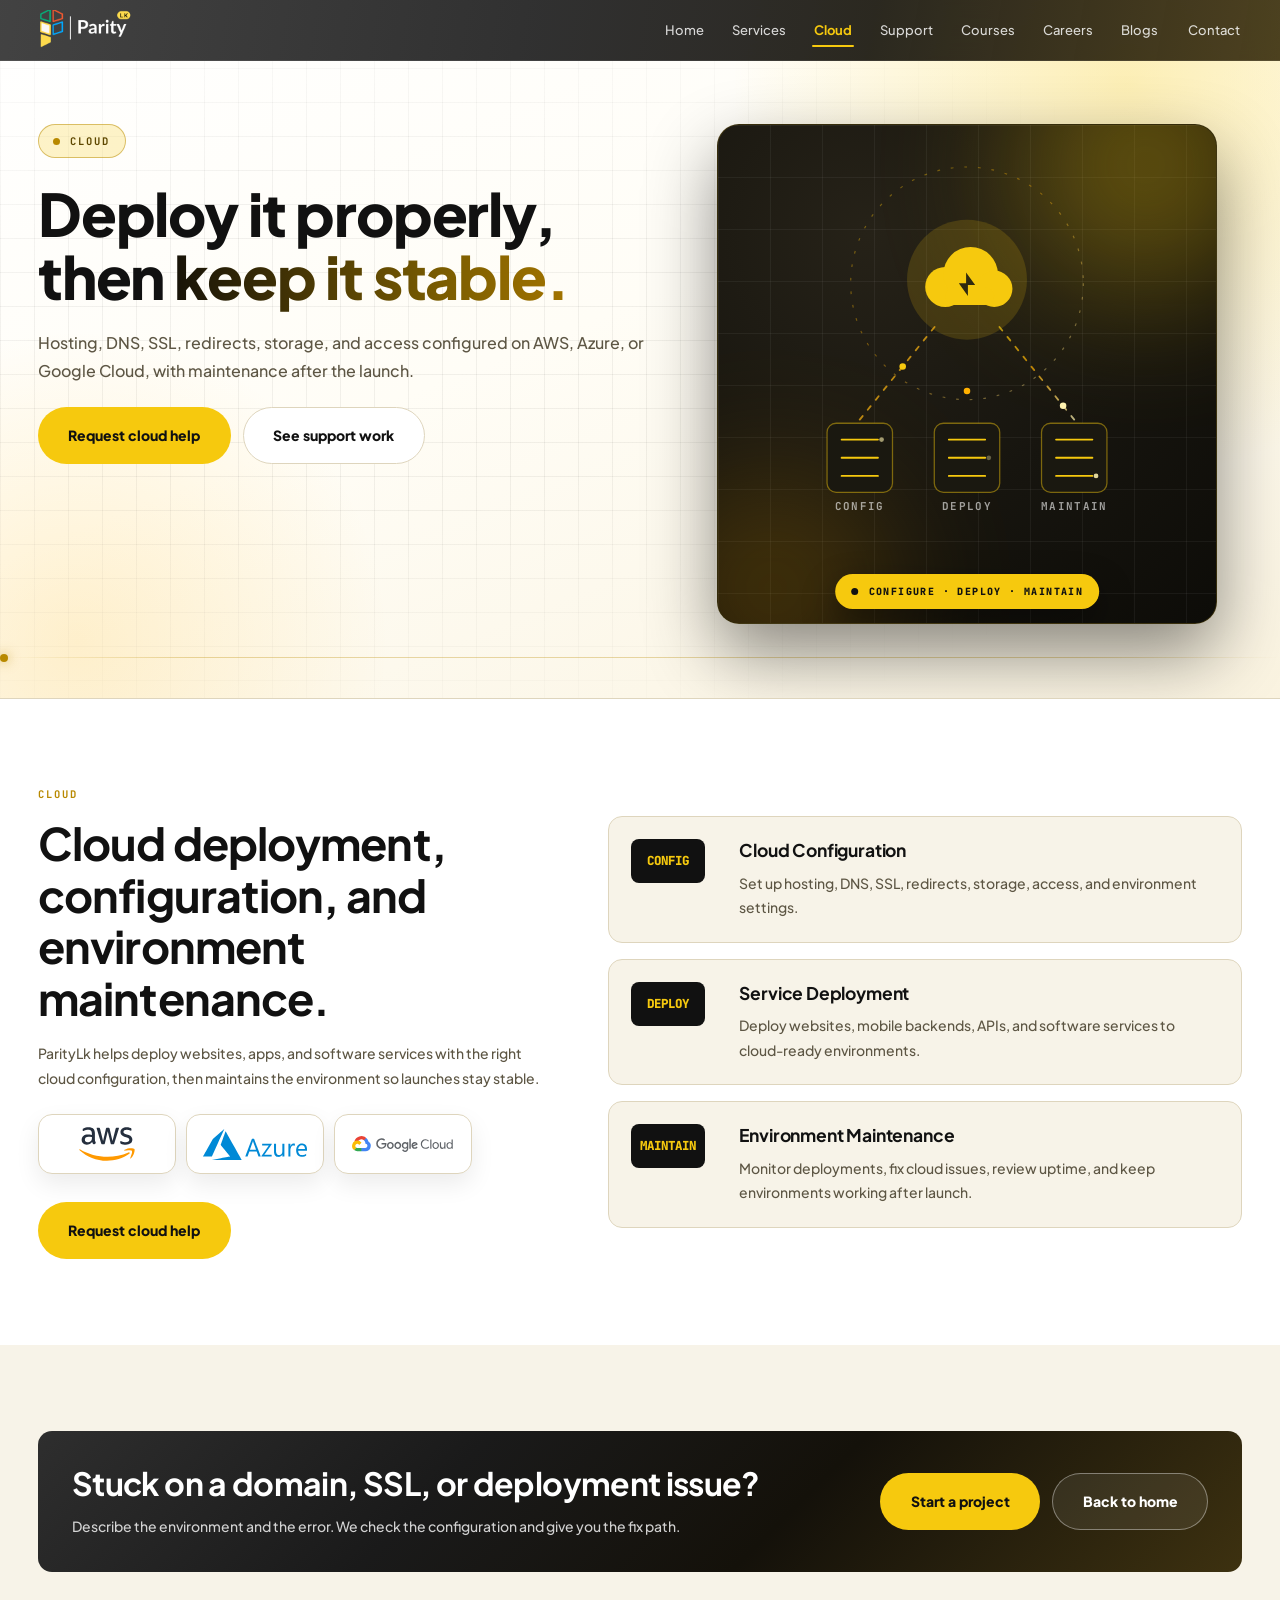
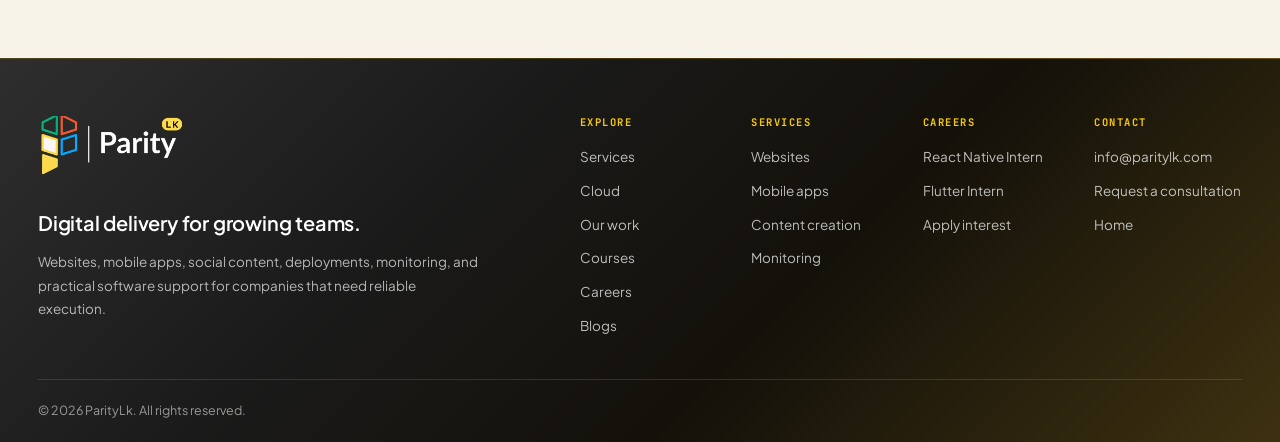
<file: cloud/index.html>
<!doctype html>
<html lang="en">
  <head>
    <meta charset="utf-8">
    <meta name="viewport" content="width=device-width, initial-scale=1">
    <base href="/">
    <title>Cloud | Parity Lk</title>
    <meta name="description" content="Cloud configuration, service deployment, and environment maintenance on AWS, Microsoft Azure, and Google Cloud.">
    <link rel="canonical" href="https://paritylk.com/cloud/">
    <meta name="theme-color" content="#111111">
    <meta property="og:title" content="Cloud | Parity Lk">
    <meta property="og:description" content="Cloud configuration, service deployment, and environment maintenance on AWS, Microsoft Azure, and Google Cloud.">
    <meta property="og:type" content="website">
    <meta property="og:image" content="assets/images/paritylk-logo-official.png">
    <link rel="icon" href="assets/images/paritylk-favicon.png?v=4" type="image/png">
    <link rel="preconnect" href="https://fonts.googleapis.com">
    <link rel="preconnect" href="https://fonts.gstatic.com" crossorigin>
    <link
      href="https://fonts.googleapis.com/css2?family=Plus+Jakarta+Sans:wght@400;500;600;700;800&family=JetBrains+Mono:wght@500;700;800&display=swap"
      rel="stylesheet"
    >
    <link rel="stylesheet" href="assets/css/styles.css?v=multipage-2">
  </head>
  <body>
    <a class="skip-link" href="#main">Skip to content</a>

    <header class="site-header" data-header>
      <div class="container header-inner">
        <a class="brand" href="/" aria-label="ParityLk home">
          <img
            class="brand-logo"
            src="assets/images/paritylk-navbar-logo.png"
            width="128"
            height="54"
            alt=""
            aria-hidden="true"
          >
        </a>

        <button class="nav-toggle" type="button" aria-expanded="false" aria-controls="site-nav">
          <span class="nav-toggle-line"></span>
          <span class="nav-toggle-line"></span>
          <span class="sr-only">Toggle navigation</span>
        </button>

        <nav class="site-nav" id="site-nav" aria-label="Primary navigation">
          <div class="nav-links">
            <a href="/">Home</a>
            <a href="/services/">Services</a>
            <a href="/cloud/" aria-current="page">Cloud</a>
            <a href="/support/">Support</a>
            <a href="/courses/">Courses</a>
            <a href="/careers/">Careers</a>
            <a href="/blog/">Blogs</a>
          </div>
          <a class="nav-cta" href="/contact/">Contact</a>
        </nav>
      </div>
    </header>

    <main id="main">
      <section class="page-hero" aria-labelledby="page-title">
        <div class="fx-grid" aria-hidden="true"></div>
        <div class="fx-glow fx-glow-a" aria-hidden="true"></div>
        <div class="fx-glow fx-glow-b" aria-hidden="true"></div>
        <div class="fx-line" aria-hidden="true"><span class="fx-traveler"></span></div>

        <div class="container page-hero-layout">
          <div class="page-hero-content">
            <p class="eyebrow">Cloud</p>
            <h1 id="page-title">Deploy it properly, then <span class="shine">keep it stable.</span></h1>
            <p>Hosting, DNS, SSL, redirects, storage, and access configured on AWS, Azure, or Google Cloud, with maintenance after the launch.</p>
            <div class="hero-actions">
              <a class="button button-primary" href="/contact/">Request cloud help</a>
              <a class="button button-secondary" href="/support/">See support work</a>
            </div>
          </div>

          <div class="hero-visual" aria-hidden="true">
            <span class="hv-panelgrid"></span>
            <span class="hv-glow hv-glow-a"></span>
            <span class="hv-glow hv-glow-b"></span>
            <svg viewBox="0 0 460 460" xmlns="http://www.w3.org/2000/svg" role="presentation">
              <defs>
                <linearGradient id="hvGrad" x1="0%" y1="0%" x2="100%" y2="100%">
                  <stop offset="0%" stop-color="#f6c90e"></stop>
                  <stop offset="45%" stop-color="#ffb000"></stop>
                  <stop offset="100%" stop-color="#fff3b0"></stop>
                </linearGradient>
              </defs>

              <circle class="hv-orbit" cx="230" cy="150" r="128" fill="none" stroke="url(#hvGrad)"
                stroke-opacity=".38" stroke-width="1.3" stroke-dasharray="3 12"></circle>

              <!-- the cloud -->
              <g class="hv-icon">
                <circle class="hv-halo" cx="230" cy="146" r="66" fill="#f6c90e" opacity=".16"></circle>
                <g transform="translate(230 146)" fill="#f6c90e">
                  <circle cx="-24" cy="8" r="22"></circle>
                  <circle cx="4" cy="-6" r="30"></circle>
                  <circle cx="30" cy="10" r="20"></circle>
                  <rect x="-24" y="8" width="54" height="20" rx="10"></rect>
                </g>
                <g transform="translate(230 146)" fill="#1a1810" stroke="none">
                  <path d="M-9 4 L-1 4 L-1 -8 L9 6 L1 6 L1 18 Z" opacity=".9"></path>
                </g>
              </g>

              <!-- uplinks from the racks -->
              <g stroke="url(#hvGrad)" stroke-width="2" fill="none" stroke-linecap="round">
                <path id="clL1" class="hv-link" d="M112 300 L196 196"></path>
                <path id="clL2" class="hv-link" d="M230 306 L230 200" style="animation-delay:.5s"></path>
                <path id="clL3" class="hv-link" d="M348 300 L264 196" style="animation-delay:1s"></path>
              </g>
              <circle r="3.6" fill="#f6c90e">
                <animateMotion dur="2.4s" repeatCount="indefinite"><mpath href="#clL1"></mpath></animateMotion>
              </circle>
              <circle r="3.6" fill="#ffb000">
                <animateMotion dur="2.4s" begin=".5s" repeatCount="indefinite"><mpath href="#clL2"></mpath></animateMotion>
              </circle>
              <circle r="3.6" fill="#fff3b0">
                <animateMotion dur="2.4s" begin="1s" repeatCount="indefinite"><mpath href="#clL3"></mpath></animateMotion>
              </circle>

              <!-- server racks -->
              <g class="hv-icon" style="animation-delay:.4s">
                <rect x="76" y="304" width="72" height="76" rx="10" fill="#1a1810" stroke="#f6c90e"
                  stroke-opacity=".45" stroke-width="1.4"></rect>
                <g stroke="#f6c90e" stroke-width="2" stroke-linecap="round">
                  <path d="M92 322 H132"></path>
                  <path d="M92 342 H132"></path>
                  <path d="M92 362 H132"></path>
                </g>
                <circle cx="136" cy="322" r="2.6" fill="#fff3b0">
                  <animate attributeName="opacity" values="1;.2;1" dur="1.8s" repeatCount="indefinite"></animate>
                </circle>
                <text class="hv-label" x="112" y="400">Config</text>
              </g>
              <g class="hv-icon" style="animation-delay:1.5s">
                <rect x="194" y="304" width="72" height="76" rx="10" fill="#1a1810" stroke="#f6c90e"
                  stroke-opacity=".45" stroke-width="1.4"></rect>
                <g stroke="#f6c90e" stroke-width="2" stroke-linecap="round">
                  <path d="M210 322 H250"></path>
                  <path d="M210 342 H250"></path>
                  <path d="M210 362 H250"></path>
                </g>
                <circle cx="254" cy="342" r="2.6" fill="#fff3b0">
                  <animate attributeName="opacity" values="1;.2;1" dur="1.8s" begin=".6s" repeatCount="indefinite"></animate>
                </circle>
                <text class="hv-label" x="230" y="400">Deploy</text>
              </g>
              <g class="hv-icon" style="animation-delay:2.6s">
                <rect x="312" y="304" width="72" height="76" rx="10" fill="#1a1810" stroke="#f6c90e"
                  stroke-opacity=".45" stroke-width="1.4"></rect>
                <g stroke="#f6c90e" stroke-width="2" stroke-linecap="round">
                  <path d="M328 322 H368"></path>
                  <path d="M328 342 H368"></path>
                  <path d="M328 362 H368"></path>
                </g>
                <circle cx="372" cy="362" r="2.6" fill="#fff3b0">
                  <animate attributeName="opacity" values="1;.2;1" dur="1.8s" begin="1.2s" repeatCount="indefinite"></animate>
                </circle>
                <text class="hv-label" x="348" y="400">Maintain</text>
              </g>
            </svg>
            <span class="hv-badge"><span class="dot"></span> Configure &middot; Deploy &middot; Maintain</span>
          </div>
        </div>
      </section>

      <section class="section" aria-labelledby="cloud-title">
        <div class="container split-layout cloud-layout">
          <div class="section-heading align-left">
            <p class="eyebrow">Cloud</p>
            <h2 id="cloud-title">Cloud deployment, configuration, and environment maintenance.</h2>
            <p>
              ParityLk helps deploy websites, apps, and software services with the right
              cloud configuration, then maintains the environment so launches stay stable.
            </p>
            <div class="cloud-providers" aria-label="Cloud platforms supported">
              <span class="cloud-provider provider-aws" aria-label="AWS support">
                <img src="assets/images/cloud/aws.svg" width="512" height="307" alt="AWS logo">
              </span>
              <span class="cloud-provider provider-azure" aria-label="Microsoft Azure support">
                <img src="assets/images/cloud/azure.svg" width="187" height="54" alt="Microsoft Azure logo">
              </span>
              <span class="cloud-provider provider-gcp" aria-label="Google Cloud Platform support">
                <img src="assets/images/cloud/gcp.svg" width="512" height="79" alt="Google Cloud logo">
              </span>
            </div>
            <a class="button button-primary cloud-button" href="/contact/">Request cloud help</a>
          </div>

          <div class="cloud-checklist" aria-label="Cloud support areas">
            <article>
              <span>CONFIG</span>
              <div>
                <h3>Cloud Configuration</h3>
                <p>Set up hosting, DNS, SSL, redirects, storage, access, and environment settings.</p>
              </div>
            </article>
            <article>
              <span>DEPLOY</span>
              <div>
                <h3>Service Deployment</h3>
                <p>Deploy websites, mobile backends, APIs, and software services to cloud-ready environments.</p>
              </div>
            </article>
            <article>
              <span>MAINTAIN</span>
              <div>
                <h3>Environment Maintenance</h3>
                <p>Monitor deployments, fix cloud issues, review uptime, and keep environments working after launch.</p>
              </div>
            </article>
          </div>
        </div>
      </section>

      <section class="section section-light" aria-labelledby="cta-title">
        <div class="container">
          <div class="cta-band">
            <div>
              <h2 id="cta-title">Stuck on a domain, SSL, or deployment issue?</h2>
              <p>Describe the environment and the error. We check the configuration and give you the fix path.</p>
            </div>
            <div class="cta-actions">
              <a class="button button-primary" href="/contact/">Start a project</a>
              <a class="button button-secondary" href="/">Back to home</a>
            </div>
          </div>
        </div>
      </section>
    </main>

    <footer class="site-footer" aria-labelledby="footer-title">
      <div class="container footer-main">
        <div class="footer-brand">
          <a class="footer-logo" href="/" aria-label="ParityLk home">
            <img
              src="assets/images/paritylk-navbar-logo.png"
              width="128"
              height="54"
              alt=""
              aria-hidden="true"
            >
          </a>
          <h2 id="footer-title">Digital delivery for growing teams.</h2>
          <p>
            Websites, mobile apps, social content, deployments, monitoring, and practical
            software support for companies that need reliable execution.
          </p>
        </div>

        <nav class="footer-links" aria-label="Footer navigation">
          <div>
            <h3>Explore</h3>
            <a href="/services/">Services</a>
            <a href="/cloud/">Cloud</a>
            <a href="/support/">Our work</a>
            <a href="/courses/">Courses</a>
            <a href="/careers/">Careers</a>
            <a href="/blog/">Blogs</a>
          </div>
          <div>
            <h3>Services</h3>
            <a href="/services/">Websites</a>
            <a href="/services/">Mobile apps</a>
            <a href="/services/">Content creation</a>
            <a href="/services/">Monitoring</a>
          </div>
          <div>
            <h3>Careers</h3>
            <a href="/careers/">React Native Intern</a>
            <a href="/careers/">Flutter Intern</a>
            <a href="https://forms.gle/r8dBgu6D9do1oTmeA" target="_blank" rel="noopener">Apply interest</a>
          </div>
          <div>
            <h3>Contact</h3>
            <a href="mailto:info@paritylk.com">info@paritylk.com</a>
            <a href="/contact/">Request a consultation</a>
            <a href="/">Home</a>
          </div>
        </nav>
      </div>

      <div class="container footer-bottom">
        <p>&copy; <span data-year></span> ParityLk. All rights reserved.</p>
      </div>
    </footer>

    <script src="assets/js/main.js?v=multipage-2"></script>
  </body>
</html>
</file>
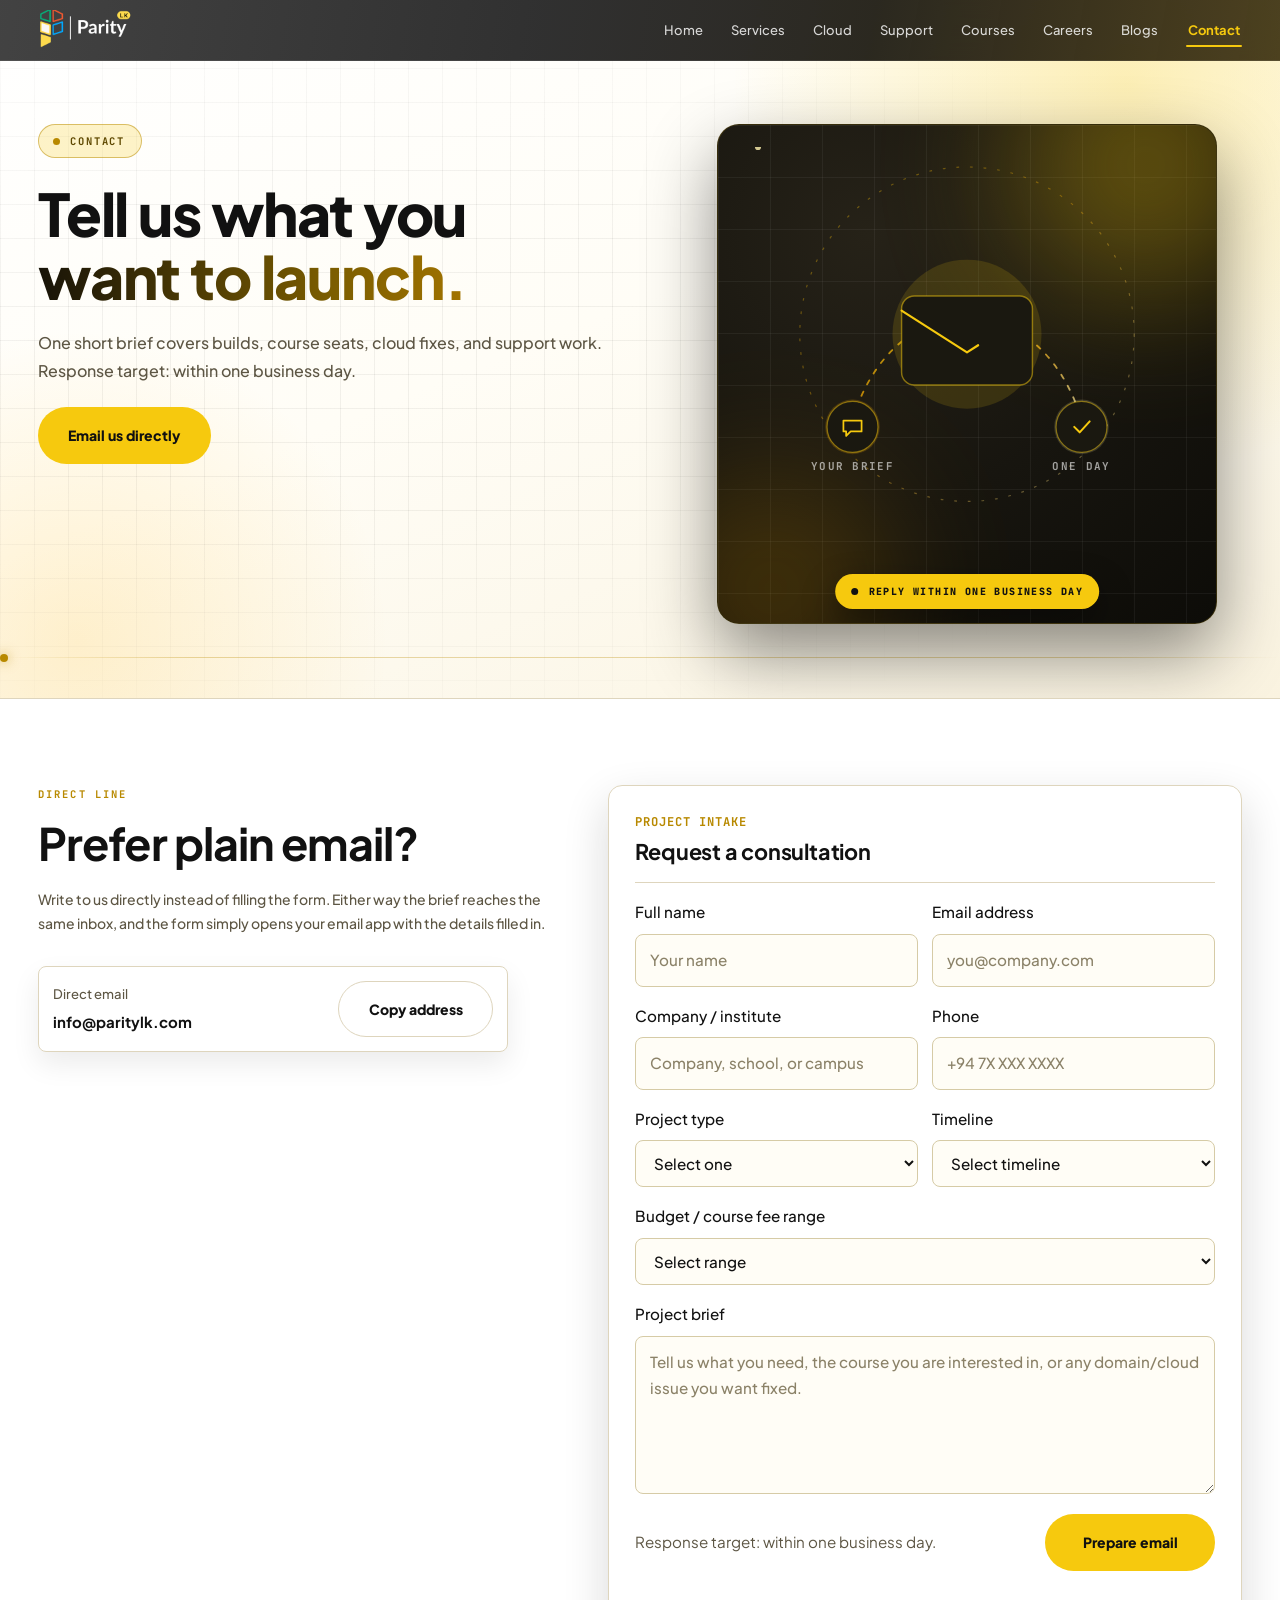
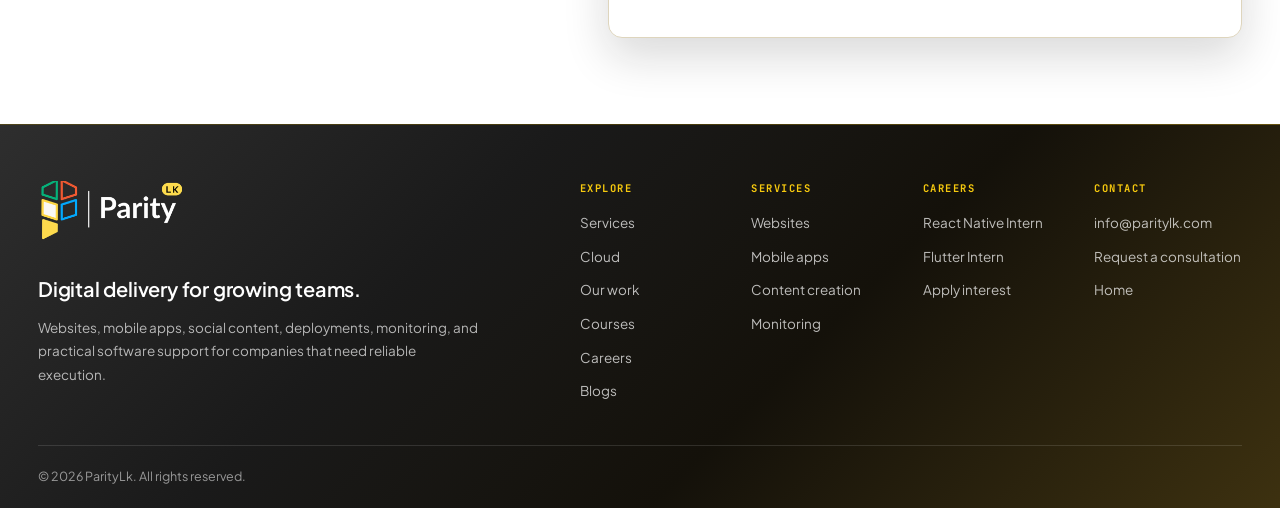
<file: contact/index.html>
<!doctype html>
<html lang="en">
  <head>
    <meta charset="utf-8">
    <meta name="viewport" content="width=device-width, initial-scale=1">
    <base href="/">
    <title>Contact | Parity Lk</title>
    <meta name="description" content="Contact ParityLk about websites, mobile apps, courses, cloud troubleshooting, deployment, content creation, or support.">
    <link rel="canonical" href="https://paritylk.com/contact/">
    <meta name="theme-color" content="#111111">
    <meta property="og:title" content="Contact | Parity Lk">
    <meta property="og:description" content="Contact ParityLk about websites, mobile apps, courses, cloud troubleshooting, deployment, content creation, or support.">
    <meta property="og:type" content="website">
    <meta property="og:image" content="assets/images/paritylk-logo-official.png">
    <link rel="icon" href="assets/images/paritylk-favicon.png?v=4" type="image/png">
    <link rel="preconnect" href="https://fonts.googleapis.com">
    <link rel="preconnect" href="https://fonts.gstatic.com" crossorigin>
    <link
      href="https://fonts.googleapis.com/css2?family=Plus+Jakarta+Sans:wght@400;500;600;700;800&family=JetBrains+Mono:wght@500;700;800&display=swap"
      rel="stylesheet"
    >
    <link rel="stylesheet" href="assets/css/styles.css?v=multipage-2">
  </head>
  <body>
    <a class="skip-link" href="#main">Skip to content</a>

    <header class="site-header" data-header>
      <div class="container header-inner">
        <a class="brand" href="/" aria-label="ParityLk home">
          <img
            class="brand-logo"
            src="assets/images/paritylk-navbar-logo.png"
            width="128"
            height="54"
            alt=""
            aria-hidden="true"
          >
        </a>

        <button class="nav-toggle" type="button" aria-expanded="false" aria-controls="site-nav">
          <span class="nav-toggle-line"></span>
          <span class="nav-toggle-line"></span>
          <span class="sr-only">Toggle navigation</span>
        </button>

        <nav class="site-nav" id="site-nav" aria-label="Primary navigation">
          <div class="nav-links">
            <a href="/">Home</a>
            <a href="/services/">Services</a>
            <a href="/cloud/">Cloud</a>
            <a href="/support/">Support</a>
            <a href="/courses/">Courses</a>
            <a href="/careers/">Careers</a>
            <a href="/blog/">Blogs</a>
          </div>
          <a class="nav-cta" href="/contact/" aria-current="page">Contact</a>
        </nav>
      </div>
    </header>

    <main id="main">
      <section class="page-hero" aria-labelledby="page-title">
        <div class="fx-grid" aria-hidden="true"></div>
        <div class="fx-glow fx-glow-a" aria-hidden="true"></div>
        <div class="fx-glow fx-glow-b" aria-hidden="true"></div>
        <div class="fx-line" aria-hidden="true"><span class="fx-traveler"></span></div>

        <div class="container page-hero-layout">
          <div class="page-hero-content">
            <p class="eyebrow">Contact</p>
            <h1 id="page-title">Tell us what you <span class="shine">want to launch.</span></h1>
            <p>One short brief covers builds, course seats, cloud fixes, and support work. Response target: within one business day.</p>
            <div class="hero-actions">
              <a class="button button-primary" href="mailto:info@paritylk.com">Email us directly</a>
            </div>
          </div>

          <div class="hero-visual" aria-hidden="true">
            <span class="hv-panelgrid"></span>
            <span class="hv-glow hv-glow-a"></span>
            <span class="hv-glow hv-glow-b"></span>
            <svg viewBox="0 0 460 460" xmlns="http://www.w3.org/2000/svg" role="presentation">
              <defs>
                <linearGradient id="hvGrad" x1="0%" y1="0%" x2="100%" y2="100%">
                  <stop offset="0%" stop-color="#f6c90e"></stop>
                  <stop offset="45%" stop-color="#ffb000"></stop>
                  <stop offset="100%" stop-color="#fff3b0"></stop>
                </linearGradient>
              </defs>

              <circle class="hv-orbit" cx="230" cy="206" r="184" fill="none" stroke="url(#hvGrad)"
                stroke-opacity=".34" stroke-width="1.3" stroke-dasharray="3 12"></circle>

              <!-- brief in, reply out -->
              <path id="ctArc" class="hv-link" d="M104 300 C 150 150, 310 150, 356 300" fill="none"
                stroke="url(#hvGrad)" stroke-width="2" stroke-linecap="round"></path>
              <circle r="4.4" fill="#f6c90e">
                <animateMotion dur="3.4s" repeatCount="indefinite" rotate="auto"><mpath href="#ctArc"></mpath></animateMotion>
              </circle>
              <circle r="3.4" fill="#fff3b0" opacity=".8">
                <animateMotion dur="3.4s" begin="1.7s" repeatCount="indefinite" rotate="auto"><mpath href="#ctArc"></mpath></animateMotion>
              </circle>

              <!-- envelope -->
              <g class="hv-icon">
                <circle class="hv-halo" cx="230" cy="206" r="82" fill="#f6c90e" opacity=".14"></circle>
                <rect x="158" y="164" width="144" height="98" rx="14" fill="#1a1810" stroke="#f6c90e"
                  stroke-opacity=".5" stroke-width="1.6"></rect>
                <path d="M158 180 L230 226 L302 180" fill="none" stroke="#f6c90e" stroke-width="2.4"
                  stroke-linecap="round" stroke-linejoin="round">
                  <animate attributeName="stroke-dasharray" values="0 200;200 0" dur="3s" repeatCount="indefinite"></animate>
                </path>
              </g>

              <g class="hv-icon" style="animation-delay:1.2s">
                <circle class="hv-halo" cx="104" cy="308" r="30" fill="#ffb000" opacity=".2"></circle>
                <circle cx="104" cy="308" r="28" fill="#1a1810" stroke="#f6c90e" stroke-opacity=".45" stroke-width="1.4"></circle>
                <g transform="translate(104 308)" fill="none" stroke="#f6c90e" stroke-width="1.9"
                  stroke-linecap="round" stroke-linejoin="round">
                  <path d="M-10 -7 H10 V5 H-2 L-7 10 V5 H-10 Z"></path>
                </g>
                <text class="hv-label" x="104" y="356">Your brief</text>
              </g>
              <g class="hv-icon" style="animation-delay:2.6s">
                <circle class="hv-halo" cx="356" cy="308" r="30" fill="#fff3b0" opacity=".16" style="animation-delay:1.5s"></circle>
                <circle cx="356" cy="308" r="28" fill="#1a1810" stroke="#f6c90e" stroke-opacity=".45" stroke-width="1.4"></circle>
                <g transform="translate(356 308)" stroke="#f6c90e" stroke-width="2.2" fill="none"
                  stroke-linecap="round" stroke-linejoin="round">
                  <path d="M-8 0 L-2 6 L9 -6"></path>
                </g>
                <text class="hv-label" x="356" y="356">One day</text>
              </g>
            </svg>
            <span class="hv-badge"><span class="dot"></span> Reply within one business day</span>
          </div>
        </div>
      </section>

      <section class="section" aria-labelledby="contact-title">
        <div class="container contact-layout">
          <div class="section-heading align-left">
            <p class="eyebrow">Direct line</p>
            <h2 id="contact-title">Prefer plain email?</h2>
            <p>
              Write to us directly instead of filling the form. Either way the brief reaches
              the same inbox, and the form simply opens your email app with the details filled in.
            </p>
            <div class="contact-card" aria-label="Direct email contact">
              <div>
                <span class="contact-label">Direct email</span>
                <a class="contact-link" href="mailto:info@paritylk.com">info@paritylk.com</a>
              </div>
              <button class="text-button copy-button" type="button" data-copy-email>
                Copy address
              </button>
            </div>
          </div>

          <form class="contact-form" data-contact-form>
            <div class="form-header">
              <p class="form-kicker">Project intake</p>
              <h3>Request a consultation</h3>
            </div>

            <div class="form-row">
              <label>
                Full name
                <input name="name" type="text" autocomplete="name" placeholder="Your name" required>
              </label>
              <label>
                Email address
                <input name="email" type="email" autocomplete="email" placeholder="you@company.com" required>
              </label>
            </div>

            <div class="form-row">
              <label>
                Company / institute
                <input name="company" type="text" autocomplete="organization" placeholder="Company, school, or campus">
              </label>
              <label>
                Phone
                <input name="phone" type="tel" autocomplete="tel" placeholder="+94 7X XXX XXXX">
              </label>
            </div>

            <div class="form-row">
              <label>
                Project type
                <select name="project" required>
                  <option value="">Select one</option>
                  <option>Website</option>
                  <option>Mobile app</option>
                  <option>Course enrollment</option>
                  <option>Cloud troubleshooting</option>
                  <option>Deployment setup</option>
                  <option>Content creation</option>
                  <option>Support</option>
                  <option>Multiple services</option>
                </select>
              </label>
              <label>
                Timeline
                <select name="timeline" required>
                  <option value="">Select timeline</option>
                  <option>Urgent support</option>
                  <option>1-2 weeks</option>
                  <option>2-4 weeks</option>
                  <option>1-2 months</option>
                  <option>Next course batch</option>
                  <option>Planning stage</option>
                </select>
              </label>
            </div>

            <label>
              Budget / course fee range
              <select name="budget">
                <option value="">Select range</option>
                <option>Under LKR 5,000</option>
                <option>LKR 5,000 - 25,000</option>
                <option>LKR 25,000 - 100,000</option>
                <option>LKR 100,000+</option>
                <option>Need guidance</option>
              </select>
            </label>

            <label>
              Project brief
              <textarea
                name="message"
                rows="5"
                placeholder="Tell us what you need, the course you are interested in, or any domain/cloud issue you want fixed."
                required
              ></textarea>
            </label>

            <div class="form-footer">
              <p>Response target: within one business day.</p>
              <button class="button button-primary form-button" type="submit">Prepare email</button>
            </div>
            <p class="form-status" data-form-status role="status" aria-live="polite"></p>
          </form>
        </div>
      </section>
    </main>

    <footer class="site-footer" aria-labelledby="footer-title">
      <div class="container footer-main">
        <div class="footer-brand">
          <a class="footer-logo" href="/" aria-label="ParityLk home">
            <img
              src="assets/images/paritylk-navbar-logo.png"
              width="128"
              height="54"
              alt=""
              aria-hidden="true"
            >
          </a>
          <h2 id="footer-title">Digital delivery for growing teams.</h2>
          <p>
            Websites, mobile apps, social content, deployments, monitoring, and practical
            software support for companies that need reliable execution.
          </p>
        </div>

        <nav class="footer-links" aria-label="Footer navigation">
          <div>
            <h3>Explore</h3>
            <a href="/services/">Services</a>
            <a href="/cloud/">Cloud</a>
            <a href="/support/">Our work</a>
            <a href="/courses/">Courses</a>
            <a href="/careers/">Careers</a>
            <a href="/blog/">Blogs</a>
          </div>
          <div>
            <h3>Services</h3>
            <a href="/services/">Websites</a>
            <a href="/services/">Mobile apps</a>
            <a href="/services/">Content creation</a>
            <a href="/services/">Monitoring</a>
          </div>
          <div>
            <h3>Careers</h3>
            <a href="/careers/">React Native Intern</a>
            <a href="/careers/">Flutter Intern</a>
            <a href="https://forms.gle/r8dBgu6D9do1oTmeA" target="_blank" rel="noopener">Apply interest</a>
          </div>
          <div>
            <h3>Contact</h3>
            <a href="mailto:info@paritylk.com">info@paritylk.com</a>
            <a href="/contact/">Request a consultation</a>
            <a href="/">Home</a>
          </div>
        </nav>
      </div>

      <div class="container footer-bottom">
        <p>&copy; <span data-year></span> ParityLk. All rights reserved.</p>
      </div>
    </footer>

    <script src="assets/js/main.js?v=multipage-2"></script>
  </body>
</html>
</file>
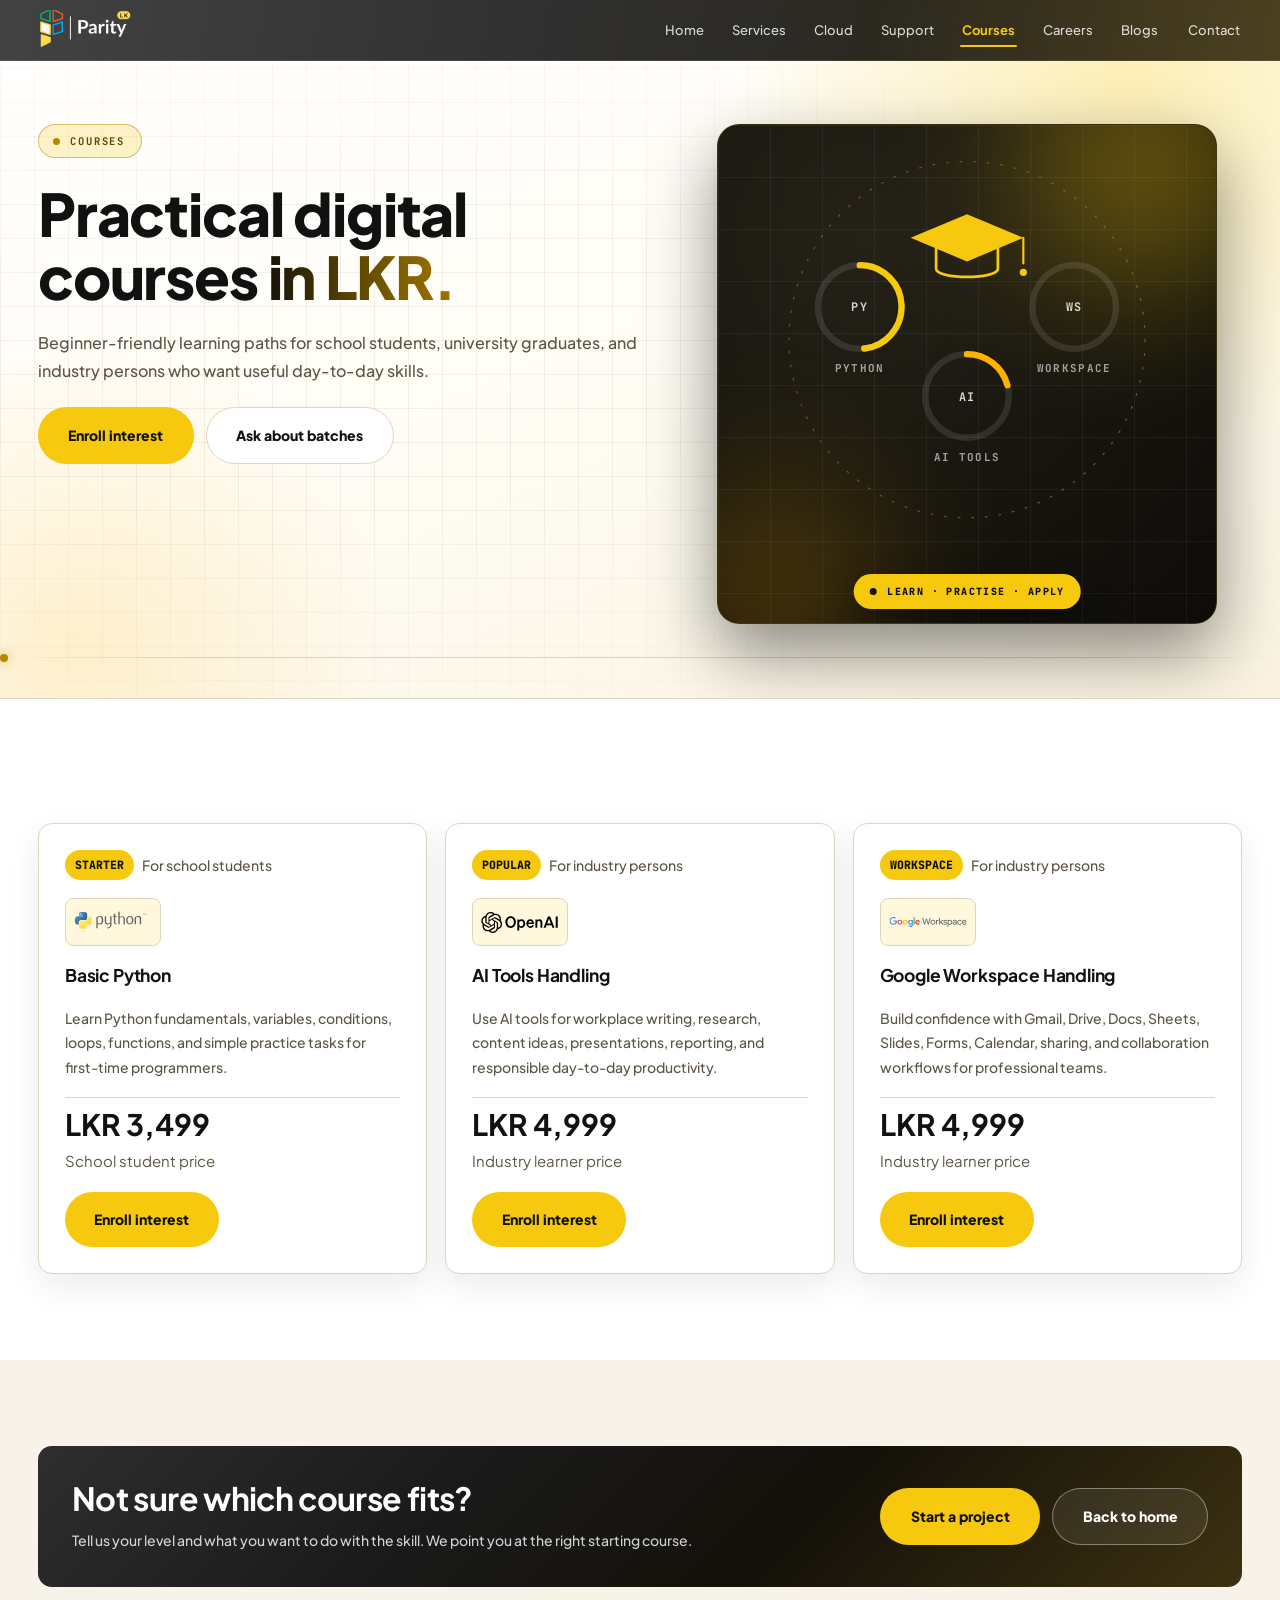
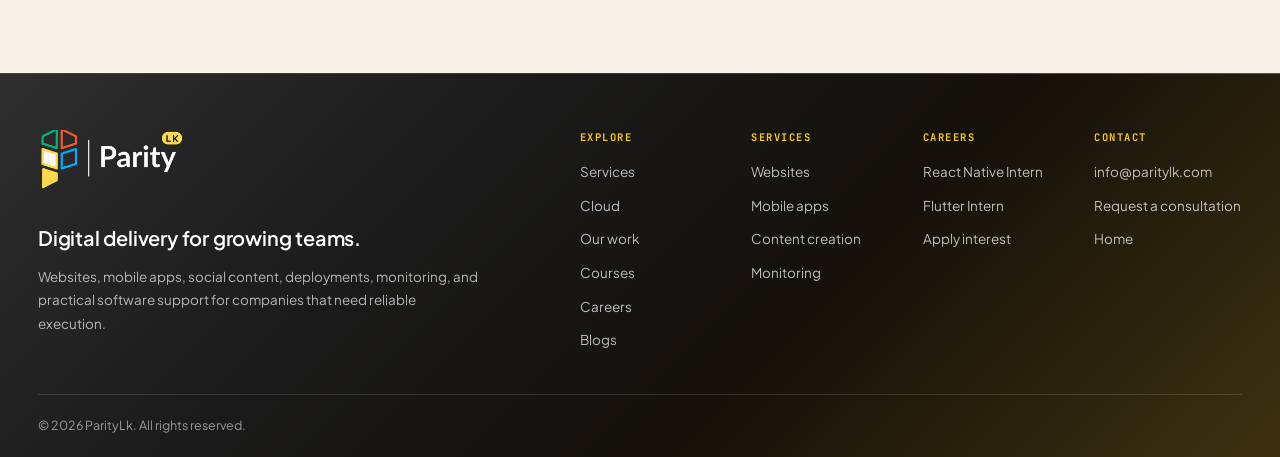
<file: courses/index.html>
<!doctype html>
<html lang="en">
  <head>
    <meta charset="utf-8">
    <meta name="viewport" content="width=device-width, initial-scale=1">
    <base href="/">
    <title>Courses | Parity Lk</title>
    <meta name="description" content="Basic Python, AI Tools Handling, and Google Workspace Handling courses for school students and industry persons, priced in LKR.">
    <link rel="canonical" href="https://paritylk.com/courses/">
    <meta name="theme-color" content="#111111">
    <meta property="og:title" content="Courses | Parity Lk">
    <meta property="og:description" content="Basic Python, AI Tools Handling, and Google Workspace Handling courses for school students and industry persons, priced in LKR.">
    <meta property="og:type" content="website">
    <meta property="og:image" content="assets/images/paritylk-logo-official.png">
    <link rel="icon" href="assets/images/paritylk-favicon.png?v=4" type="image/png">
    <link rel="preconnect" href="https://fonts.googleapis.com">
    <link rel="preconnect" href="https://fonts.gstatic.com" crossorigin>
    <link
      href="https://fonts.googleapis.com/css2?family=Plus+Jakarta+Sans:wght@400;500;600;700;800&family=JetBrains+Mono:wght@500;700;800&display=swap"
      rel="stylesheet"
    >
    <link rel="stylesheet" href="assets/css/styles.css?v=multipage-2">
  </head>
  <body>
    <a class="skip-link" href="#main">Skip to content</a>

    <header class="site-header" data-header>
      <div class="container header-inner">
        <a class="brand" href="/" aria-label="ParityLk home">
          <img
            class="brand-logo"
            src="assets/images/paritylk-navbar-logo.png"
            width="128"
            height="54"
            alt=""
            aria-hidden="true"
          >
        </a>

        <button class="nav-toggle" type="button" aria-expanded="false" aria-controls="site-nav">
          <span class="nav-toggle-line"></span>
          <span class="nav-toggle-line"></span>
          <span class="sr-only">Toggle navigation</span>
        </button>

        <nav class="site-nav" id="site-nav" aria-label="Primary navigation">
          <div class="nav-links">
            <a href="/">Home</a>
            <a href="/services/">Services</a>
            <a href="/cloud/">Cloud</a>
            <a href="/support/">Support</a>
            <a href="/courses/" aria-current="page">Courses</a>
            <a href="/careers/">Careers</a>
            <a href="/blog/">Blogs</a>
          </div>
          <a class="nav-cta" href="/contact/">Contact</a>
        </nav>
      </div>
    </header>

    <main id="main">
      <section class="page-hero" aria-labelledby="page-title">
        <div class="fx-grid" aria-hidden="true"></div>
        <div class="fx-glow fx-glow-a" aria-hidden="true"></div>
        <div class="fx-glow fx-glow-b" aria-hidden="true"></div>
        <div class="fx-line" aria-hidden="true"><span class="fx-traveler"></span></div>

        <div class="container page-hero-layout">
          <div class="page-hero-content">
            <p class="eyebrow">Courses</p>
            <h1 id="page-title">Practical digital courses <span class="shine">in LKR.</span></h1>
            <p>Beginner-friendly learning paths for school students, university graduates, and industry persons who want useful day-to-day skills.</p>
            <div class="hero-actions">
              <a class="button button-primary" href="https://docs.google.com/forms/d/17N6wnGqvJgEfEEybqApAn9Lc0SQNRYZYypg23pzFmXQ/viewform" target="_blank" rel="noopener">Enroll interest</a>
              <a class="button button-secondary" href="/contact/">Ask about batches</a>
            </div>
          </div>

          <div class="hero-visual" aria-hidden="true">
            <span class="hv-panelgrid"></span>
            <span class="hv-glow hv-glow-a"></span>
            <span class="hv-glow hv-glow-b"></span>
            <svg viewBox="0 0 460 460" xmlns="http://www.w3.org/2000/svg" role="presentation">
              <defs>
                <linearGradient id="hvGrad" x1="0%" y1="0%" x2="100%" y2="100%">
                  <stop offset="0%" stop-color="#f6c90e"></stop>
                  <stop offset="45%" stop-color="#ffb000"></stop>
                  <stop offset="100%" stop-color="#fff3b0"></stop>
                </linearGradient>
              </defs>

              <circle class="hv-orbit" cx="230" cy="212" r="196" fill="none" stroke="url(#hvGrad)"
                stroke-opacity=".34" stroke-width="1.3" stroke-dasharray="3 12"></circle>

              <!-- progress rings, one per course -->
              <g transform="translate(112 176)">
                <circle r="46" fill="none" stroke="#ffffff" stroke-opacity=".1" stroke-width="7"></circle>
                <circle r="46" fill="none" stroke="#f6c90e" stroke-width="7" stroke-linecap="round"
                  transform="rotate(-90)" stroke-dasharray="289" stroke-dashoffset="289">
                  <animate attributeName="stroke-dashoffset" values="289;72;72;289" dur="6s"
                    repeatCount="indefinite"></animate>
                </circle>
                <text class="hv-label" y="5" style="font-size:13px;fill:rgba(255,255,255,.82)">PY</text>
              </g>
              <text class="hv-label" x="112" y="248">Python</text>

              <g transform="translate(230 274)">
                <circle r="46" fill="none" stroke="#ffffff" stroke-opacity=".1" stroke-width="7"></circle>
                <circle r="46" fill="none" stroke="#ffb000" stroke-width="7" stroke-linecap="round"
                  transform="rotate(-90)" stroke-dasharray="289" stroke-dashoffset="289">
                  <animate attributeName="stroke-dashoffset" values="289;40;40;289" dur="6s" begin=".8s"
                    repeatCount="indefinite"></animate>
                </circle>
                <text class="hv-label" y="5" style="font-size:13px;fill:rgba(255,255,255,.82)">AI</text>
              </g>
              <text class="hv-label" x="230" y="346">AI tools</text>

              <g transform="translate(348 176)">
                <circle r="46" fill="none" stroke="#ffffff" stroke-opacity=".1" stroke-width="7"></circle>
                <circle r="46" fill="none" stroke="#fff3b0" stroke-width="7" stroke-linecap="round"
                  transform="rotate(-90)" stroke-dasharray="289" stroke-dashoffset="289">
                  <animate attributeName="stroke-dashoffset" values="289;96;96;289" dur="6s" begin="1.6s"
                    repeatCount="indefinite"></animate>
                </circle>
                <text class="hv-label" y="5" style="font-size:13px;fill:rgba(255,255,255,.82)">WS</text>
              </g>
              <text class="hv-label" x="348" y="248">Workspace</text>

              <!-- graduation cap -->
              <g class="hv-icon">
                <path d="M230 74 L292 100 L230 126 L168 100 Z" fill="#f6c90e"></path>
                <path d="M196 112 V134 C196 146, 264 146, 264 134 V112" fill="none" stroke="#f6c90e"
                  stroke-width="3" stroke-linecap="round"></path>
                <path d="M292 100 V128" stroke="#f6c90e" stroke-width="2.4" stroke-linecap="round"></path>
                <circle cx="292" cy="132" r="4" fill="#f6c90e">
                  <animate attributeName="cy" values="132;138;132" dur="2.6s" repeatCount="indefinite"></animate>
                </circle>
              </g>
            </svg>
            <span class="hv-badge"><span class="dot"></span> Learn &middot; Practise &middot; Apply</span>
          </div>
        </div>
      </section>

      <section class="section" aria-label="Courses">
        <div class="container course-grid" aria-label="Course list">
          <article class="course-card">
            <div class="course-topline">
              <span class="course-badge">Starter</span>
              <span>For school students</span>
            </div>
            <span class="course-logo">
              <img src="assets/images/courses/python.svg" width="389" height="115" alt="Python logo">
            </span>
            <h3>Basic Python</h3>
            <p>
              Learn Python fundamentals, variables, conditions, loops, functions, and
              simple practice tasks for first-time programmers.
            </p>
            <div class="course-price">
              <strong>LKR 3,499</strong>
              <span>School student price</span>
            </div>
            <a
              class="course-link"
              href="https://docs.google.com/forms/d/17N6wnGqvJgEfEEybqApAn9Lc0SQNRYZYypg23pzFmXQ/viewform"
              target="_blank"
              rel="noopener"
            >
              Enroll interest
            </a>
          </article>

          <article class="course-card">
            <div class="course-topline">
              <span class="course-badge">Popular</span>
              <span>For industry persons</span>
            </div>
            <span class="course-logo">
              <img src="assets/images/courses/openai.svg" width="1180" height="320" alt="OpenAI logo">
            </span>
            <h3>AI Tools Handling</h3>
            <p>
              Use AI tools for workplace writing, research, content ideas, presentations,
              reporting, and responsible day-to-day productivity.
            </p>
            <div class="course-price">
              <strong>LKR 4,999</strong>
              <span>Industry learner price</span>
            </div>
            <a
              class="course-link"
              href="https://docs.google.com/forms/d/17N6wnGqvJgEfEEybqApAn9Lc0SQNRYZYypg23pzFmXQ/viewform"
              target="_blank"
              rel="noopener"
            >
              Enroll interest
            </a>
          </article>

          <article class="course-card">
            <div class="course-topline">
              <span class="course-badge">Workspace</span>
              <span>For industry persons</span>
            </div>
            <span class="course-logo">
              <img src="assets/images/courses/google-workspace.svg" width="3995" height="512" alt="Google Workspace logo">
            </span>
            <h3>Google Workspace Handling</h3>
            <p>
              Build confidence with Gmail, Drive, Docs, Sheets, Slides, Forms, Calendar,
              sharing, and collaboration workflows for professional teams.
            </p>
            <div class="course-price">
              <strong>LKR 4,999</strong>
              <span>Industry learner price</span>
            </div>
            <a
              class="course-link"
              href="https://docs.google.com/forms/d/17N6wnGqvJgEfEEybqApAn9Lc0SQNRYZYypg23pzFmXQ/viewform"
              target="_blank"
              rel="noopener"
            >
              Enroll interest
            </a>
          </article>
        </div>
      </section>

      <section class="section section-light" aria-labelledby="cta-title">
        <div class="container">
          <div class="cta-band">
            <div>
              <h2 id="cta-title">Not sure which course fits?</h2>
              <p>Tell us your level and what you want to do with the skill. We point you at the right starting course.</p>
            </div>
            <div class="cta-actions">
              <a class="button button-primary" href="/contact/">Start a project</a>
              <a class="button button-secondary" href="/">Back to home</a>
            </div>
          </div>
        </div>
      </section>
    </main>

    <footer class="site-footer" aria-labelledby="footer-title">
      <div class="container footer-main">
        <div class="footer-brand">
          <a class="footer-logo" href="/" aria-label="ParityLk home">
            <img
              src="assets/images/paritylk-navbar-logo.png"
              width="128"
              height="54"
              alt=""
              aria-hidden="true"
            >
          </a>
          <h2 id="footer-title">Digital delivery for growing teams.</h2>
          <p>
            Websites, mobile apps, social content, deployments, monitoring, and practical
            software support for companies that need reliable execution.
          </p>
        </div>

        <nav class="footer-links" aria-label="Footer navigation">
          <div>
            <h3>Explore</h3>
            <a href="/services/">Services</a>
            <a href="/cloud/">Cloud</a>
            <a href="/support/">Our work</a>
            <a href="/courses/">Courses</a>
            <a href="/careers/">Careers</a>
            <a href="/blog/">Blogs</a>
          </div>
          <div>
            <h3>Services</h3>
            <a href="/services/">Websites</a>
            <a href="/services/">Mobile apps</a>
            <a href="/services/">Content creation</a>
            <a href="/services/">Monitoring</a>
          </div>
          <div>
            <h3>Careers</h3>
            <a href="/careers/">React Native Intern</a>
            <a href="/careers/">Flutter Intern</a>
            <a href="https://forms.gle/r8dBgu6D9do1oTmeA" target="_blank" rel="noopener">Apply interest</a>
          </div>
          <div>
            <h3>Contact</h3>
            <a href="mailto:info@paritylk.com">info@paritylk.com</a>
            <a href="/contact/">Request a consultation</a>
            <a href="/">Home</a>
          </div>
        </nav>
      </div>

      <div class="container footer-bottom">
        <p>&copy; <span data-year></span> ParityLk. All rights reserved.</p>
      </div>
    </footer>

    <script src="assets/js/main.js?v=multipage-2"></script>
  </body>
</html>
</file>
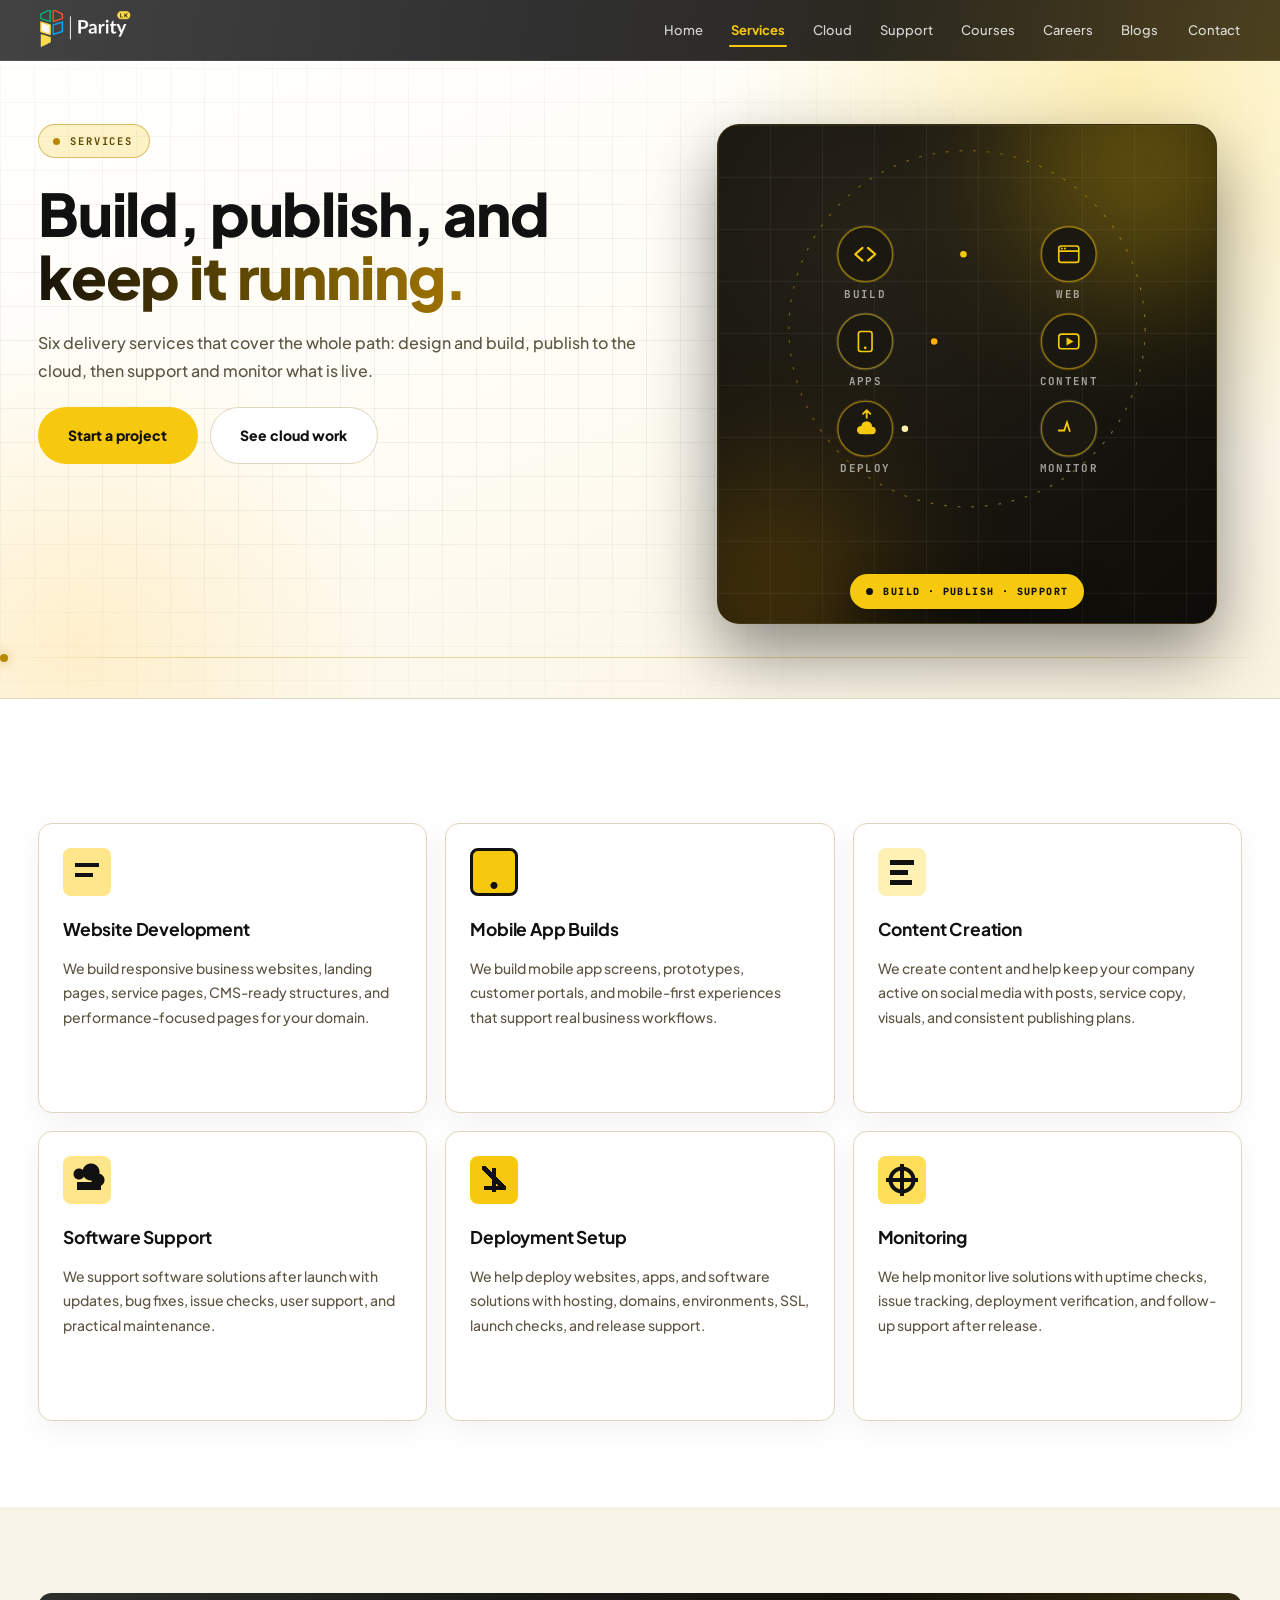
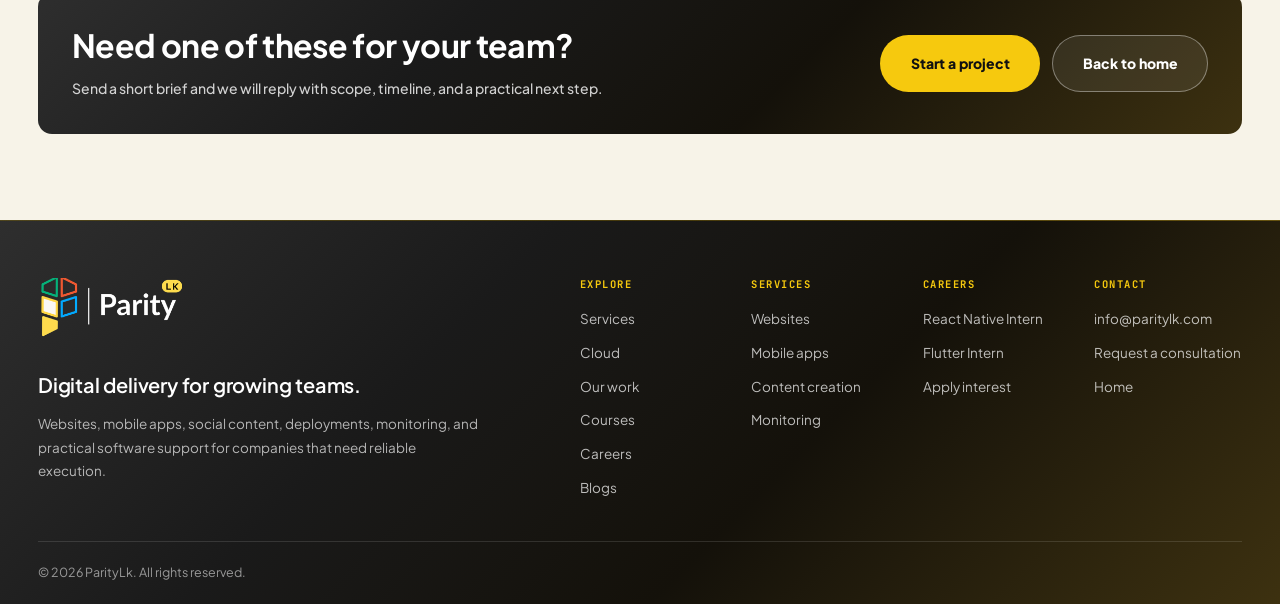
<file: services/index.html>
<!doctype html>
<html lang="en">
  <head>
    <meta charset="utf-8">
    <meta name="viewport" content="width=device-width, initial-scale=1">
    <base href="/">
    <title>Services | Parity Lk</title>
    <meta name="description" content="Website development, mobile app builds, content creation, software support, deployment setup, and monitoring from ParityLk.">
    <link rel="canonical" href="https://paritylk.com/services/">
    <meta name="theme-color" content="#111111">
    <meta property="og:title" content="Services | Parity Lk">
    <meta property="og:description" content="Website development, mobile app builds, content creation, software support, deployment setup, and monitoring from ParityLk.">
    <meta property="og:type" content="website">
    <meta property="og:image" content="assets/images/paritylk-logo-official.png">
    <link rel="icon" href="assets/images/paritylk-favicon.png?v=4" type="image/png">
    <link rel="preconnect" href="https://fonts.googleapis.com">
    <link rel="preconnect" href="https://fonts.gstatic.com" crossorigin>
    <link
      href="https://fonts.googleapis.com/css2?family=Plus+Jakarta+Sans:wght@400;500;600;700;800&family=JetBrains+Mono:wght@500;700;800&display=swap"
      rel="stylesheet"
    >
    <link rel="stylesheet" href="assets/css/styles.css?v=multipage-2">
  </head>
  <body>
    <a class="skip-link" href="#main">Skip to content</a>

    <header class="site-header" data-header>
      <div class="container header-inner">
        <a class="brand" href="/" aria-label="ParityLk home">
          <img
            class="brand-logo"
            src="assets/images/paritylk-navbar-logo.png"
            width="128"
            height="54"
            alt=""
            aria-hidden="true"
          >
        </a>

        <button class="nav-toggle" type="button" aria-expanded="false" aria-controls="site-nav">
          <span class="nav-toggle-line"></span>
          <span class="nav-toggle-line"></span>
          <span class="sr-only">Toggle navigation</span>
        </button>

        <nav class="site-nav" id="site-nav" aria-label="Primary navigation">
          <div class="nav-links">
            <a href="/">Home</a>
            <a href="/services/" aria-current="page">Services</a>
            <a href="/cloud/">Cloud</a>
            <a href="/support/">Support</a>
            <a href="/courses/">Courses</a>
            <a href="/careers/">Careers</a>
            <a href="/blog/">Blogs</a>
          </div>
          <a class="nav-cta" href="/contact/">Contact</a>
        </nav>
      </div>
    </header>

    <main id="main">
      <section class="page-hero" aria-labelledby="page-title">
        <div class="fx-grid" aria-hidden="true"></div>
        <div class="fx-glow fx-glow-a" aria-hidden="true"></div>
        <div class="fx-glow fx-glow-b" aria-hidden="true"></div>
        <div class="fx-line" aria-hidden="true"><span class="fx-traveler"></span></div>

        <div class="container page-hero-layout">
          <div class="page-hero-content">
            <p class="eyebrow">Services</p>
            <h1 id="page-title">Build, publish, and <span class="shine">keep it running.</span></h1>
            <p>Six delivery services that cover the whole path: design and build, publish to the cloud, then support and monitor what is live.</p>
            <div class="hero-actions">
              <a class="button button-primary" href="/contact/">Start a project</a>
              <a class="button button-secondary" href="/cloud/">See cloud work</a>
            </div>
          </div>

          <div class="hero-visual" aria-hidden="true">
            <span class="hv-panelgrid"></span>
            <span class="hv-glow hv-glow-a"></span>
            <span class="hv-glow hv-glow-b"></span>
            <svg viewBox="0 0 460 460" xmlns="http://www.w3.org/2000/svg" role="presentation">
              <defs>
                <linearGradient id="hvGrad" x1="0%" y1="0%" x2="100%" y2="100%">
                  <stop offset="0%" stop-color="#f6c90e"></stop>
                  <stop offset="45%" stop-color="#ffb000"></stop>
                  <stop offset="100%" stop-color="#fff3b0"></stop>
                </linearGradient>
              </defs>

              <circle class="hv-orbit" cx="230" cy="200" r="196" fill="none" stroke="url(#hvGrad)"
                stroke-opacity=".4" stroke-width="1.3" stroke-dasharray="3 12"></circle>

              <!-- delivery pipeline: build -> publish -> support -->
              <g class="hv-links" stroke="url(#hvGrad)" stroke-width="2" fill="none" stroke-linecap="round">
                <path id="svL1" class="hv-link" d="M148 118 H312"></path>
                <path id="svL2" class="hv-link" d="M148 214 H312" style="animation-delay:.6s"></path>
                <path id="svL3" class="hv-link" d="M148 310 H312" style="animation-delay:1.2s"></path>
              </g>
              <circle r="3.6" fill="#f6c90e">
                <animateMotion dur="2.8s" repeatCount="indefinite"><mpath href="#svL1"></mpath></animateMotion>
              </circle>
              <circle r="3.6" fill="#ffb000">
                <animateMotion dur="2.8s" begin=".55s" repeatCount="indefinite"><mpath href="#svL2"></mpath></animateMotion>
              </circle>
              <circle r="3.6" fill="#fff3b0">
                <animateMotion dur="2.8s" begin="1.1s" repeatCount="indefinite"><mpath href="#svL3"></mpath></animateMotion>
              </circle>

              <g class="hv-icon">
                <circle class="hv-halo" cx="118" cy="118" r="32" fill="#f6c90e" opacity=".2"></circle>
                <circle cx="118" cy="118" r="30" fill="#1a1810" stroke="#f6c90e" stroke-opacity=".45" stroke-width="1.4"></circle>
                <g transform="translate(118 118)" stroke="#f6c90e" stroke-width="2.4" fill="none"
                  stroke-linecap="round" stroke-linejoin="round">
                  <path d="M-3 -7 L-11 0 L-3 7"></path>
                  <path d="M3 -7 L11 0 L3 7"></path>
                </g>
                <text class="hv-label" x="118" y="166">Build</text>
              </g>
              <g class="hv-icon" style="animation-delay:1.2s">
                <circle class="hv-halo" cx="342" cy="118" r="32" fill="#ffb000" opacity=".18" style="animation-delay:.7s"></circle>
                <circle cx="342" cy="118" r="30" fill="#1a1810" stroke="#f6c90e" stroke-opacity=".45" stroke-width="1.4"></circle>
                <g transform="translate(342 118)">
                  <rect x="-11" y="-9" width="22" height="18" rx="2.6" fill="none" stroke="#f6c90e" stroke-width="1.8"></rect>
                  <path d="M-11 -3.4 H11" stroke="#f6c90e" stroke-width="1.8"></path>
                  <circle cx="-7.6" cy="-6.2" r="1.1" fill="#f6c90e"></circle>
                  <circle cx="-4.2" cy="-6.2" r="1.1" fill="#f6c90e"></circle>
                </g>
                <text class="hv-label" x="342" y="166">Web</text>
              </g>

              <g class="hv-icon" style="animation-delay:2.4s">
                <circle class="hv-halo" cx="118" cy="214" r="32" fill="#fff3b0" opacity=".16" style="animation-delay:1.4s"></circle>
                <circle cx="118" cy="214" r="30" fill="#1a1810" stroke="#f6c90e" stroke-opacity=".45" stroke-width="1.4"></circle>
                <g transform="translate(118 214)">
                  <rect x="-7.5" y="-11" width="15" height="22" rx="2.6" fill="none" stroke="#f6c90e" stroke-width="1.8"></rect>
                  <circle cx="0" cy="7" r="1.5" fill="#f6c90e"></circle>
                </g>
                <text class="hv-label" x="118" y="262">Apps</text>
              </g>
              <g class="hv-icon" style="animation-delay:3.6s">
                <circle class="hv-halo" cx="342" cy="214" r="32" fill="#f6c90e" opacity=".18" style="animation-delay:2.1s"></circle>
                <circle cx="342" cy="214" r="30" fill="#1a1810" stroke="#f6c90e" stroke-opacity=".45" stroke-width="1.4"></circle>
                <g transform="translate(342 214)">
                  <rect x="-11" y="-8" width="22" height="16" rx="3" fill="none" stroke="#f6c90e" stroke-width="1.8"></rect>
                  <path d="M-2.4 -4.4 L5.2 0 L-2.4 4.4 Z" fill="#f6c90e"></path>
                </g>
                <text class="hv-label" x="342" y="262">Content</text>
              </g>

              <g class="hv-icon" style="animation-delay:4.8s">
                <circle class="hv-halo" cx="118" cy="310" r="32" fill="#ffb000" opacity=".18" style="animation-delay:2.8s"></circle>
                <circle cx="118" cy="310" r="30" fill="#1a1810" stroke="#f6c90e" stroke-opacity=".45" stroke-width="1.4"></circle>
                <g transform="translate(118 310)" fill="#f6c90e">
                  <circle cx="-4.5" cy="1.5" r="4.6"></circle>
                  <circle cx="1.6" cy="-2.2" r="6"></circle>
                  <circle cx="7.4" cy="2" r="4.2"></circle>
                  <rect x="-4.5" y="1.6" width="12" height="4.6" rx="2.3"></rect>
                  <path d="M1.6 -12 L1.6 -20 M-2.4 -16.4 L1.6 -20.4 L5.6 -16.4" stroke="#f6c90e"
                    stroke-width="2" fill="none" stroke-linecap="round" stroke-linejoin="round"></path>
                </g>
                <text class="hv-label" x="118" y="358">Deploy</text>
              </g>
              <g class="hv-icon" style="animation-delay:6s">
                <circle class="hv-halo" cx="342" cy="310" r="32" fill="#fff3b0" opacity=".16" style="animation-delay:3.5s"></circle>
                <circle cx="342" cy="310" r="30" fill="#1a1810" stroke="#f6c90e" stroke-opacity=".45" stroke-width="1.4"></circle>
                <g transform="translate(342 310)" stroke="#f6c90e" stroke-width="2" fill="none" stroke-linecap="round">
                  <path d="M-11 2 L-5 2 L-2 -7 L3 9 L6 2 L11 2">
                    <animate attributeName="stroke-dasharray" values="0 46;46 0" dur="2.4s" repeatCount="indefinite"></animate>
                  </path>
                </g>
                <text class="hv-label" x="342" y="358">Monitor</text>
              </g>
            </svg>
            <span class="hv-badge"><span class="dot"></span> Build &middot; Publish &middot; Support</span>
          </div>
        </div>
      </section>

      <section class="section" aria-label="Services">
        <div class="container service-grid" aria-label="Service list">
          <article class="service-card">
            <span class="service-icon web" aria-hidden="true"></span>
            <h3>Website Development</h3>
            <p>
              We build responsive business websites, landing pages, service pages,
              CMS-ready structures, and performance-focused pages for your domain.
            </p>
          </article>

          <article class="service-card">
            <span class="service-icon app" aria-hidden="true"></span>
            <h3>Mobile App Builds</h3>
            <p>
              We build mobile app screens, prototypes, customer portals, and mobile-first
              experiences that support real business workflows.
            </p>
          </article>

          <article class="service-card">
            <span class="service-icon content" aria-hidden="true"></span>
            <h3>Content Creation</h3>
            <p>
              We create content and help keep your company active on social media with
              posts, service copy, visuals, and consistent publishing plans.
            </p>
          </article>

          <article class="service-card">
            <span class="service-icon cloud" aria-hidden="true"></span>
            <h3>Software Support</h3>
            <p>
              We support software solutions after launch with updates, bug fixes,
              issue checks, user support, and practical maintenance.
            </p>
          </article>

          <article class="service-card">
            <span class="service-icon deploy" aria-hidden="true"></span>
            <h3>Deployment Setup</h3>
            <p>
              We help deploy websites, apps, and software solutions with hosting,
              domains, environments, SSL, launch checks, and release support.
            </p>
          </article>

          <article class="service-card">
            <span class="service-icon support" aria-hidden="true"></span>
            <h3>Monitoring</h3>
            <p>
              We help monitor live solutions with uptime checks, issue tracking,
              deployment verification, and follow-up support after release.
            </p>
          </article>
        </div>
      </section>

      <section class="section section-light" aria-labelledby="cta-title">
        <div class="container">
          <div class="cta-band">
            <div>
              <h2 id="cta-title">Need one of these for your team?</h2>
              <p>Send a short brief and we will reply with scope, timeline, and a practical next step.</p>
            </div>
            <div class="cta-actions">
              <a class="button button-primary" href="/contact/">Start a project</a>
              <a class="button button-secondary" href="/">Back to home</a>
            </div>
          </div>
        </div>
      </section>
    </main>

    <footer class="site-footer" aria-labelledby="footer-title">
      <div class="container footer-main">
        <div class="footer-brand">
          <a class="footer-logo" href="/" aria-label="ParityLk home">
            <img
              src="assets/images/paritylk-navbar-logo.png"
              width="128"
              height="54"
              alt=""
              aria-hidden="true"
            >
          </a>
          <h2 id="footer-title">Digital delivery for growing teams.</h2>
          <p>
            Websites, mobile apps, social content, deployments, monitoring, and practical
            software support for companies that need reliable execution.
          </p>
        </div>

        <nav class="footer-links" aria-label="Footer navigation">
          <div>
            <h3>Explore</h3>
            <a href="/services/">Services</a>
            <a href="/cloud/">Cloud</a>
            <a href="/support/">Our work</a>
            <a href="/courses/">Courses</a>
            <a href="/careers/">Careers</a>
            <a href="/blog/">Blogs</a>
          </div>
          <div>
            <h3>Services</h3>
            <a href="/services/">Websites</a>
            <a href="/services/">Mobile apps</a>
            <a href="/services/">Content creation</a>
            <a href="/services/">Monitoring</a>
          </div>
          <div>
            <h3>Careers</h3>
            <a href="/careers/">React Native Intern</a>
            <a href="/careers/">Flutter Intern</a>
            <a href="https://forms.gle/r8dBgu6D9do1oTmeA" target="_blank" rel="noopener">Apply interest</a>
          </div>
          <div>
            <h3>Contact</h3>
            <a href="mailto:info@paritylk.com">info@paritylk.com</a>
            <a href="/contact/">Request a consultation</a>
            <a href="/">Home</a>
          </div>
        </nav>
      </div>

      <div class="container footer-bottom">
        <p>&copy; <span data-year></span> ParityLk. All rights reserved.</p>
      </div>
    </footer>

    <script src="assets/js/main.js?v=multipage-2"></script>
  </body>
</html>
</file>
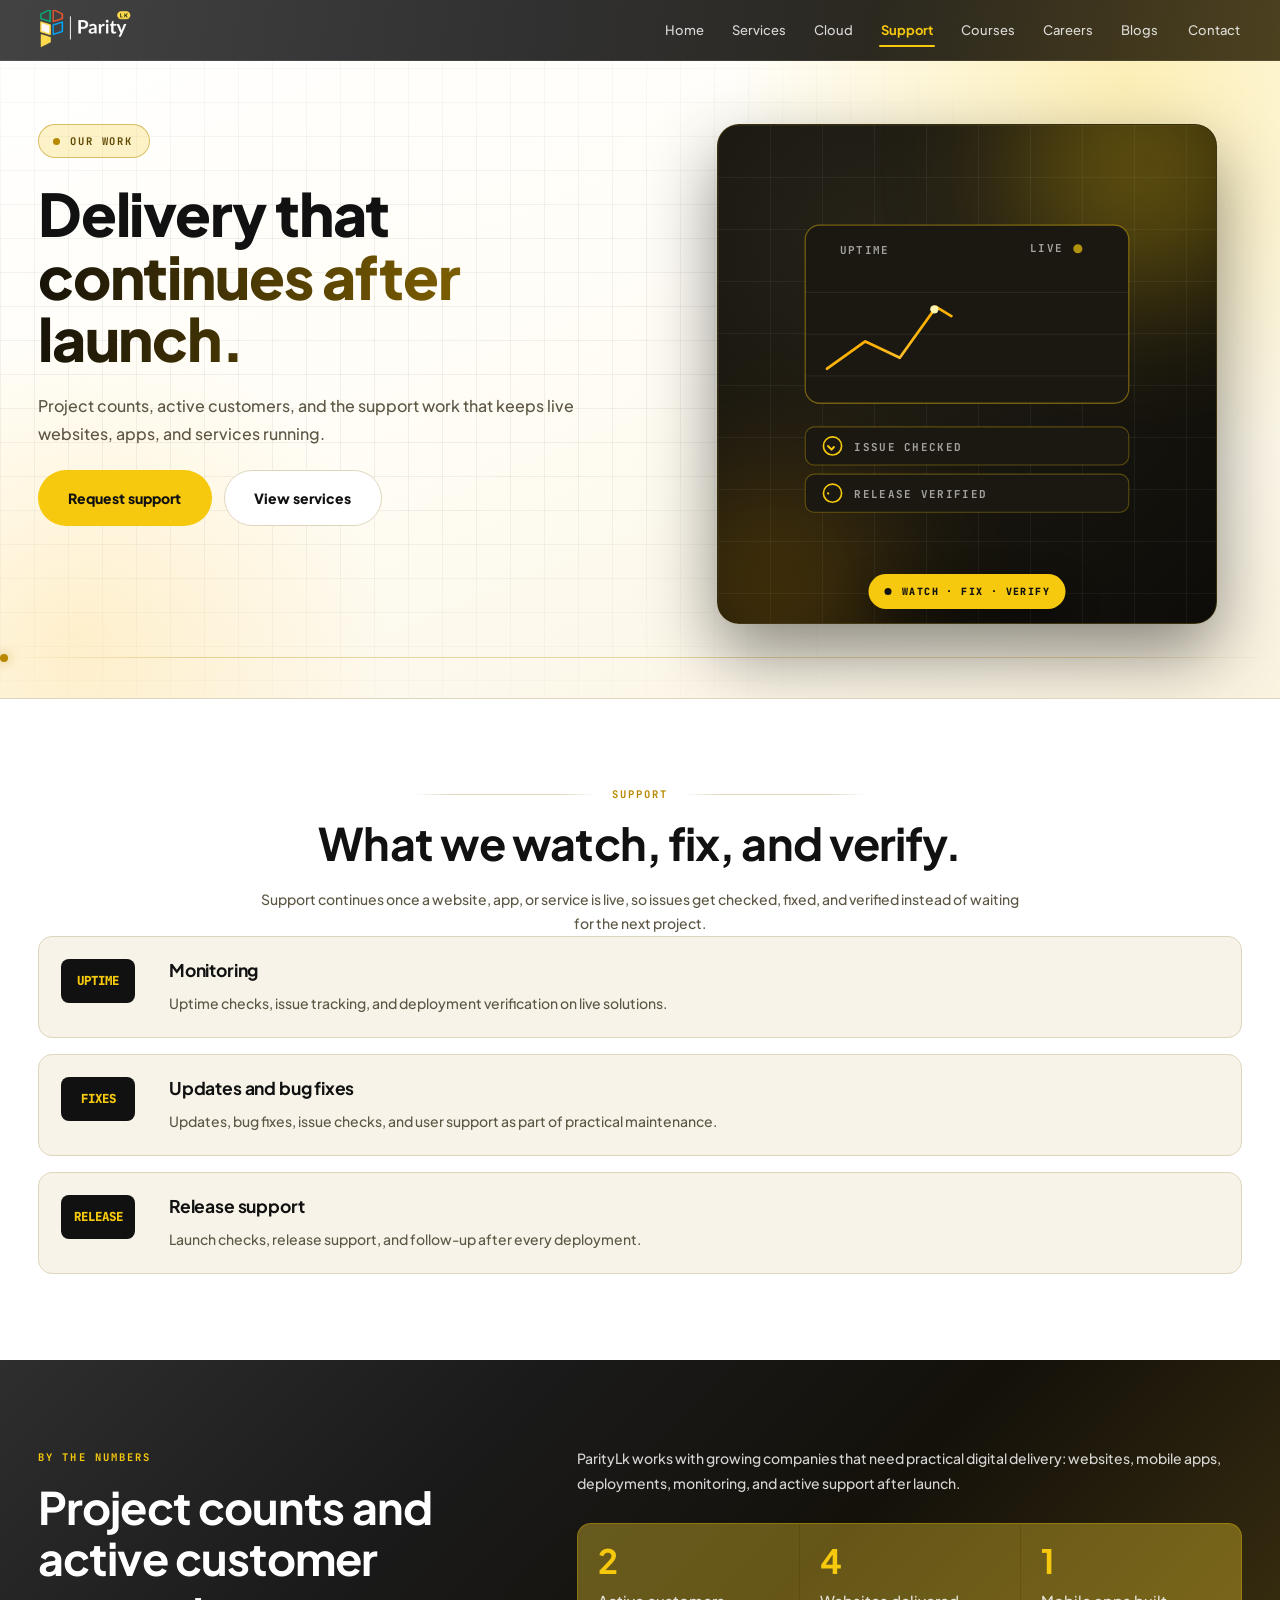
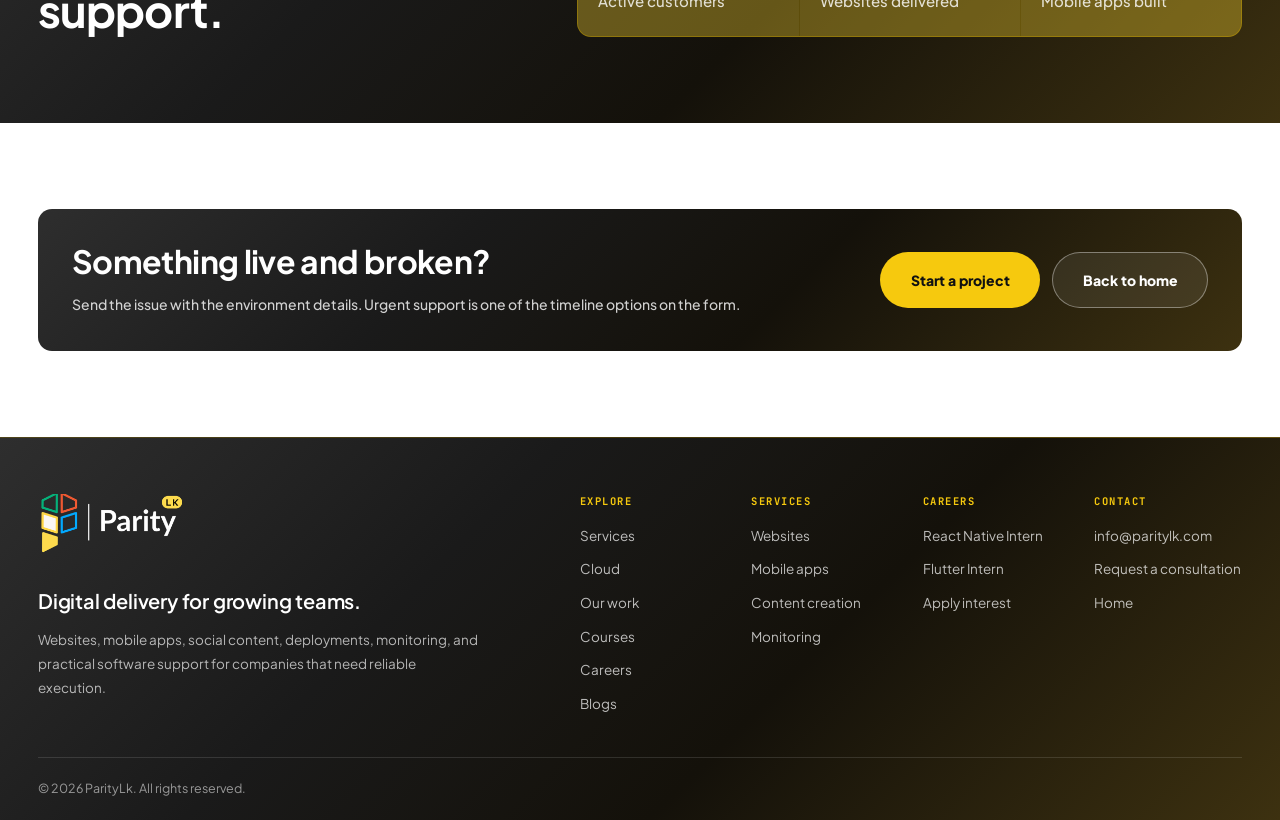
<file: support/index.html>
<!doctype html>
<html lang="en">
  <head>
    <meta charset="utf-8">
    <meta name="viewport" content="width=device-width, initial-scale=1">
    <base href="/">
    <title>Our work and support | Parity Lk</title>
    <meta name="description" content="ParityLk project counts, active customer support, monitoring, bug fixes, and release support after launch.">
    <link rel="canonical" href="https://paritylk.com/support/">
    <meta name="theme-color" content="#111111">
    <meta property="og:title" content="Our work and support | Parity Lk">
    <meta property="og:description" content="ParityLk project counts, active customer support, monitoring, bug fixes, and release support after launch.">
    <meta property="og:type" content="website">
    <meta property="og:image" content="assets/images/paritylk-logo-official.png">
    <link rel="icon" href="assets/images/paritylk-favicon.png?v=4" type="image/png">
    <link rel="preconnect" href="https://fonts.googleapis.com">
    <link rel="preconnect" href="https://fonts.gstatic.com" crossorigin>
    <link
      href="https://fonts.googleapis.com/css2?family=Plus+Jakarta+Sans:wght@400;500;600;700;800&family=JetBrains+Mono:wght@500;700;800&display=swap"
      rel="stylesheet"
    >
    <link rel="stylesheet" href="assets/css/styles.css?v=multipage-2">
  </head>
  <body>
    <a class="skip-link" href="#main">Skip to content</a>

    <header class="site-header" data-header>
      <div class="container header-inner">
        <a class="brand" href="/" aria-label="ParityLk home">
          <img
            class="brand-logo"
            src="assets/images/paritylk-navbar-logo.png"
            width="128"
            height="54"
            alt=""
            aria-hidden="true"
          >
        </a>

        <button class="nav-toggle" type="button" aria-expanded="false" aria-controls="site-nav">
          <span class="nav-toggle-line"></span>
          <span class="nav-toggle-line"></span>
          <span class="sr-only">Toggle navigation</span>
        </button>

        <nav class="site-nav" id="site-nav" aria-label="Primary navigation">
          <div class="nav-links">
            <a href="/">Home</a>
            <a href="/services/">Services</a>
            <a href="/cloud/">Cloud</a>
            <a href="/support/" aria-current="page">Support</a>
            <a href="/courses/">Courses</a>
            <a href="/careers/">Careers</a>
            <a href="/blog/">Blogs</a>
          </div>
          <a class="nav-cta" href="/contact/">Contact</a>
        </nav>
      </div>
    </header>

    <main id="main">
      <section class="page-hero" aria-labelledby="page-title">
        <div class="fx-grid" aria-hidden="true"></div>
        <div class="fx-glow fx-glow-a" aria-hidden="true"></div>
        <div class="fx-glow fx-glow-b" aria-hidden="true"></div>
        <div class="fx-line" aria-hidden="true"><span class="fx-traveler"></span></div>

        <div class="container page-hero-layout">
          <div class="page-hero-content">
            <p class="eyebrow">Our work</p>
            <h1 id="page-title">Delivery that <span class="shine">continues after launch.</span></h1>
            <p>Project counts, active customers, and the support work that keeps live websites, apps, and services running.</p>
            <div class="hero-actions">
              <a class="button button-primary" href="/contact/">Request support</a>
              <a class="button button-secondary" href="/services/">View services</a>
            </div>
          </div>

          <div class="hero-visual" aria-hidden="true">
            <span class="hv-panelgrid"></span>
            <span class="hv-glow hv-glow-a"></span>
            <span class="hv-glow hv-glow-b"></span>
            <svg viewBox="0 0 460 460" xmlns="http://www.w3.org/2000/svg" role="presentation">
              <defs>
                <linearGradient id="hvGrad" x1="0%" y1="0%" x2="100%" y2="100%">
                  <stop offset="0%" stop-color="#f6c90e"></stop>
                  <stop offset="45%" stop-color="#ffb000"></stop>
                  <stop offset="100%" stop-color="#fff3b0"></stop>
                </linearGradient>
              </defs>

              <!-- uptime panel -->
              <rect x="52" y="86" width="356" height="196" rx="16" fill="#1a1810" stroke="#f6c90e"
                stroke-opacity=".4" stroke-width="1.4"></rect>
              <text class="hv-label" x="90" y="118" style="text-anchor:start">Uptime</text>
              <circle cx="352" cy="112" r="5" fill="#f6c90e">
                <animate attributeName="opacity" values="1;.25;1" dur="1.6s" repeatCount="indefinite"></animate>
              </circle>
              <text class="hv-label" x="336" y="116" style="text-anchor:end">Live</text>

              <g stroke="#ffffff" stroke-opacity=".08" stroke-width="1">
                <path d="M52 160 H408"></path>
                <path d="M52 206 H408"></path>
                <path d="M52 252 H408"></path>
              </g>

              <path id="spTrend" fill="none" stroke="url(#hvGrad)" stroke-width="3" stroke-linecap="round"
                stroke-linejoin="round"
                d="M76 244 L118 214 L156 232 L196 176 L236 200 L276 148 L316 172 L384 128">
                <animate attributeName="stroke-dasharray" values="0 460;460 0" dur="3.2s"
                  repeatCount="indefinite"></animate>
              </path>
              <circle r="4.6" fill="#fff3b0">
                <animateMotion dur="3.2s" repeatCount="indefinite"><mpath href="#spTrend"></mpath></animateMotion>
              </circle>

              <!-- checks clearing -->
              <g class="hv-icon">
                <rect x="52" y="308" width="356" height="42" rx="10" fill="#1a1810" stroke="#f6c90e"
                  stroke-opacity=".3" stroke-width="1.2"></rect>
                <circle cx="82" cy="329" r="10" fill="none" stroke="#f6c90e" stroke-width="1.8"></circle>
                <path d="M77 329 L81 333 L88 325" fill="none" stroke="#f6c90e" stroke-width="2.2"
                  stroke-linecap="round" stroke-linejoin="round">
                  <animate attributeName="stroke-dasharray" values="0 18;18 0" dur="2.4s" repeatCount="indefinite"></animate>
                </path>
                <text class="hv-label" x="106" y="334" style="text-anchor:start">Issue checked</text>
              </g>
              <g class="hv-icon" style="animation-delay:1.6s">
                <rect x="52" y="360" width="356" height="42" rx="10" fill="#1a1810" stroke="#f6c90e"
                  stroke-opacity=".3" stroke-width="1.2"></rect>
                <circle cx="82" cy="381" r="10" fill="none" stroke="#f6c90e" stroke-width="1.8"></circle>
                <path d="M77 381 L81 385 L88 377" fill="none" stroke="#f6c90e" stroke-width="2.2"
                  stroke-linecap="round" stroke-linejoin="round">
                  <animate attributeName="stroke-dasharray" values="0 18;18 0" dur="2.4s" begin="1.2s"
                    repeatCount="indefinite"></animate>
                </path>
                <text class="hv-label" x="106" y="386" style="text-anchor:start">Release verified</text>
              </g>
            </svg>
            <span class="hv-badge"><span class="dot"></span> Watch &middot; Fix &middot; Verify</span>
          </div>
        </div>
      </section>

      <section class="section" aria-labelledby="support-areas-title">
        <div class="container section-heading">
          <p class="eyebrow">Support</p>
          <h2 id="support-areas-title">What we watch, fix, and verify.</h2>
          <p>
            Support continues once a website, app, or service is live, so issues get
            checked, fixed, and verified instead of waiting for the next project.
          </p>
        </div>

        <div class="container cloud-checklist" aria-label="Support areas">
          <article>
            <span>UPTIME</span>
            <div>
              <h3>Monitoring</h3>
              <p>Uptime checks, issue tracking, and deployment verification on live solutions.</p>
            </div>
          </article>
          <article>
            <span>FIXES</span>
            <div>
              <h3>Updates and bug fixes</h3>
              <p>Updates, bug fixes, issue checks, and user support as part of practical maintenance.</p>
            </div>
          </article>
          <article>
            <span>RELEASE</span>
            <div>
              <h3>Release support</h3>
              <p>Launch checks, release support, and follow-up after every deployment.</p>
            </div>
          </article>
        </div>
      </section>

      <section class="section section-accent" aria-labelledby="work-title">
        <div class="container support-panel">
          <div>
            <p class="eyebrow">By the numbers</p>
            <h2 id="work-title">Project counts and active customer support.</h2>
          </div>
          <div class="support-content">
            <p>
              ParityLk works with growing companies that need practical digital delivery:
              websites, mobile apps, deployments, monitoring, and active support after launch.
            </p>
            <div class="launch-stats" aria-label="ParityLk project and customer statistics">
              <div>
                <strong data-count-to="3" data-count-suffix="+">3+</strong>
                <span>Active customers</span>
              </div>
              <div>
                <strong data-count-to="5">5</strong>
                <span>Websites delivered</span>
              </div>
              <div>
                <strong data-count-to="2">2</strong>
                <span>Mobile apps built</span>
              </div>
            </div>
          </div>
        </div>
      </section>

      <section class="section" aria-labelledby="cta-title">
        <div class="container">
          <div class="cta-band">
            <div>
              <h2 id="cta-title">Something live and broken?</h2>
              <p>Send the issue with the environment details. Urgent support is one of the timeline options on the form.</p>
            </div>
            <div class="cta-actions">
              <a class="button button-primary" href="/contact/">Start a project</a>
              <a class="button button-secondary" href="/">Back to home</a>
            </div>
          </div>
        </div>
      </section>
    </main>

    <footer class="site-footer" aria-labelledby="footer-title">
      <div class="container footer-main">
        <div class="footer-brand">
          <a class="footer-logo" href="/" aria-label="ParityLk home">
            <img
              src="assets/images/paritylk-navbar-logo.png"
              width="128"
              height="54"
              alt=""
              aria-hidden="true"
            >
          </a>
          <h2 id="footer-title">Digital delivery for growing teams.</h2>
          <p>
            Websites, mobile apps, social content, deployments, monitoring, and practical
            software support for companies that need reliable execution.
          </p>
        </div>

        <nav class="footer-links" aria-label="Footer navigation">
          <div>
            <h3>Explore</h3>
            <a href="/services/">Services</a>
            <a href="/cloud/">Cloud</a>
            <a href="/support/">Our work</a>
            <a href="/courses/">Courses</a>
            <a href="/careers/">Careers</a>
            <a href="/blog/">Blogs</a>
          </div>
          <div>
            <h3>Services</h3>
            <a href="/services/">Websites</a>
            <a href="/services/">Mobile apps</a>
            <a href="/services/">Content creation</a>
            <a href="/services/">Monitoring</a>
          </div>
          <div>
            <h3>Careers</h3>
            <a href="/careers/">React Native Intern</a>
            <a href="/careers/">Flutter Intern</a>
            <a href="https://forms.gle/r8dBgu6D9do1oTmeA" target="_blank" rel="noopener">Apply interest</a>
          </div>
          <div>
            <h3>Contact</h3>
            <a href="mailto:info@paritylk.com">info@paritylk.com</a>
            <a href="/contact/">Request a consultation</a>
            <a href="/">Home</a>
          </div>
        </nav>
      </div>

      <div class="container footer-bottom">
        <p>&copy; <span data-year></span> ParityLk. All rights reserved.</p>
      </div>
    </footer>

    <script src="assets/js/main.js?v=multipage-2"></script>
  </body>
</html>
</file>
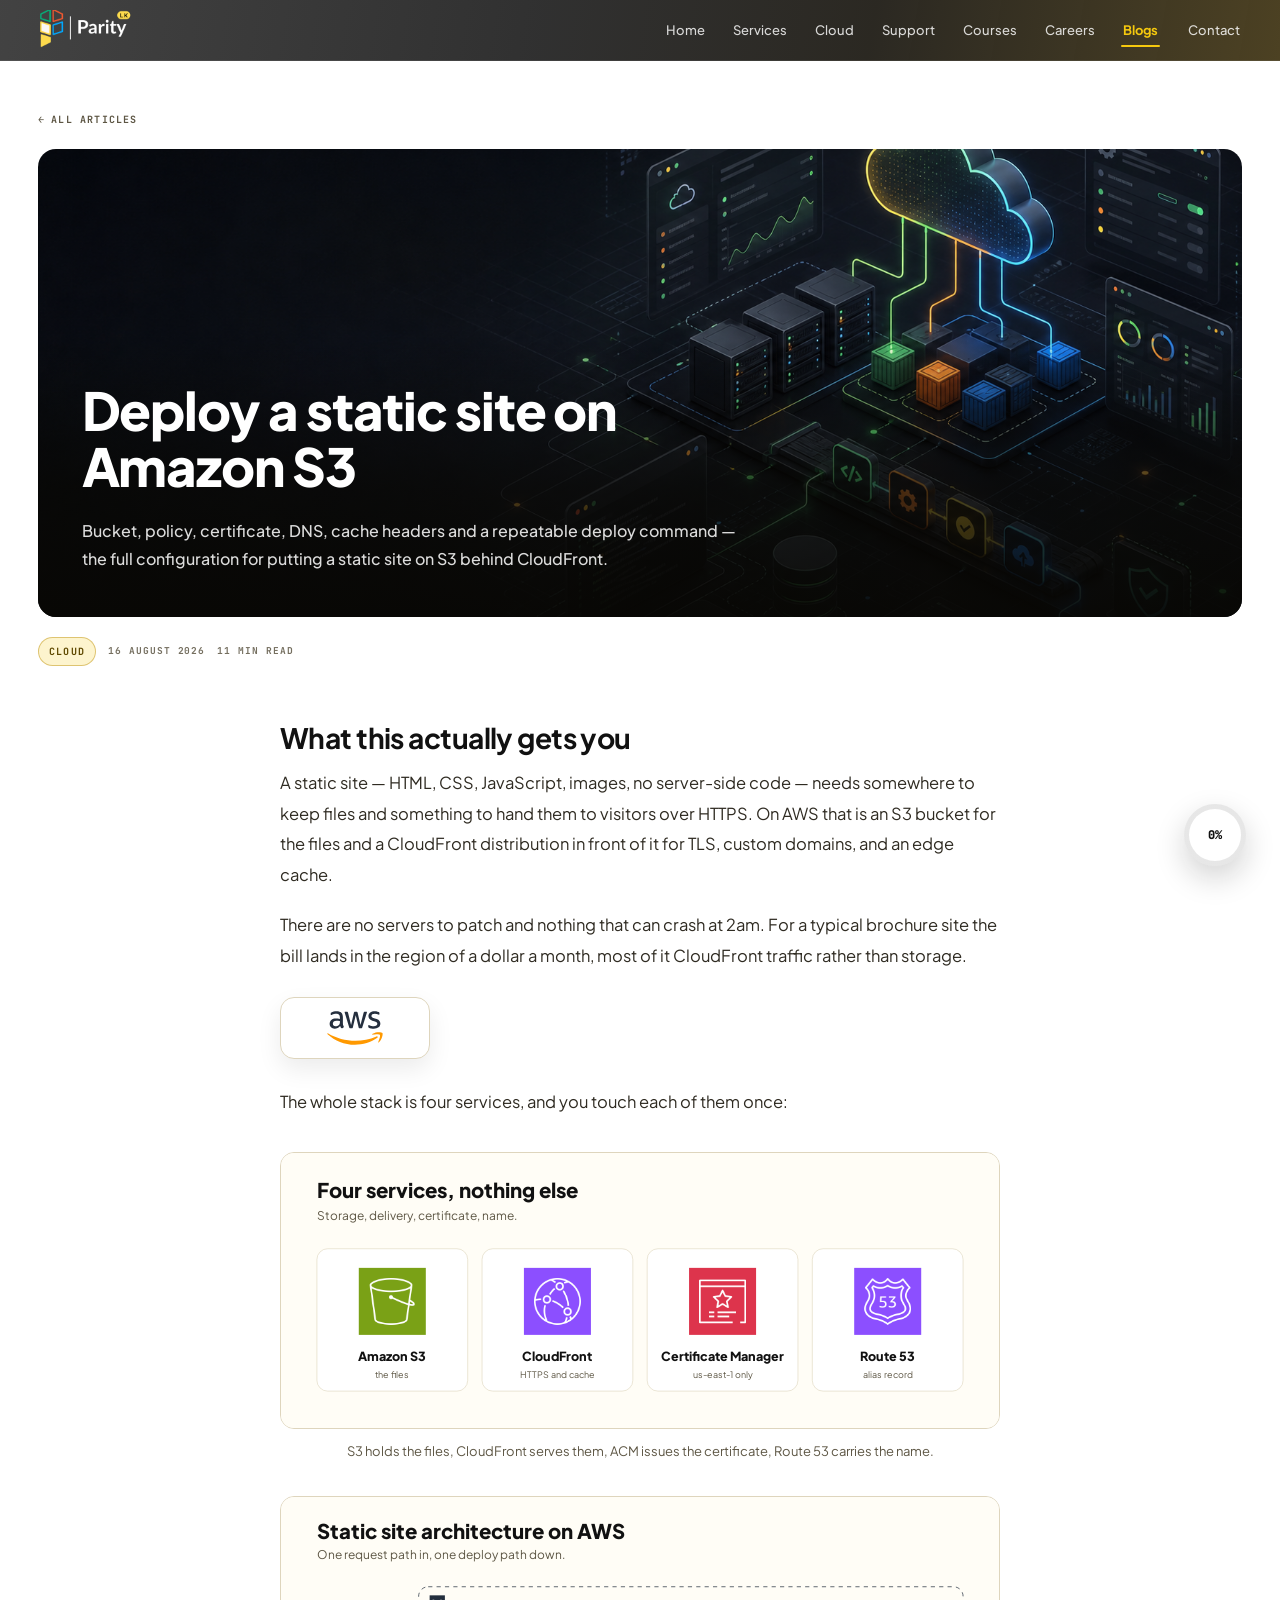
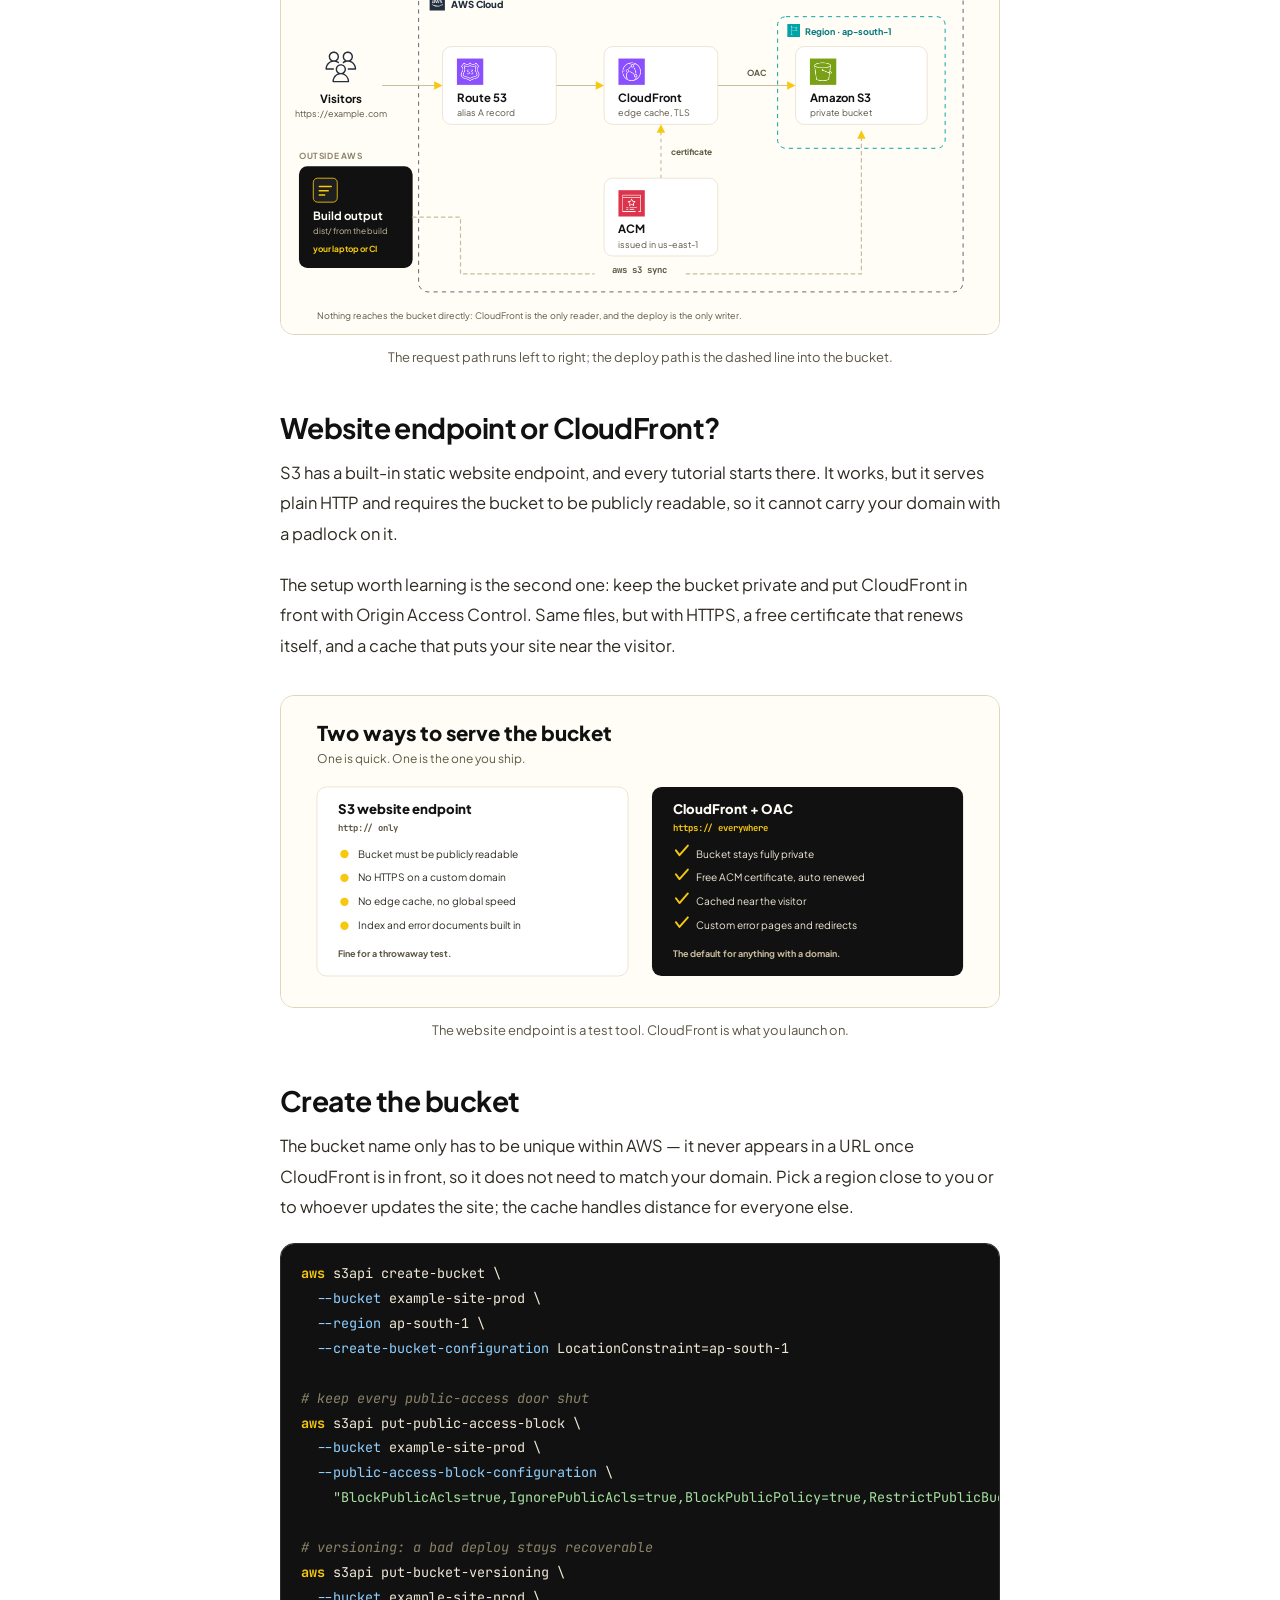
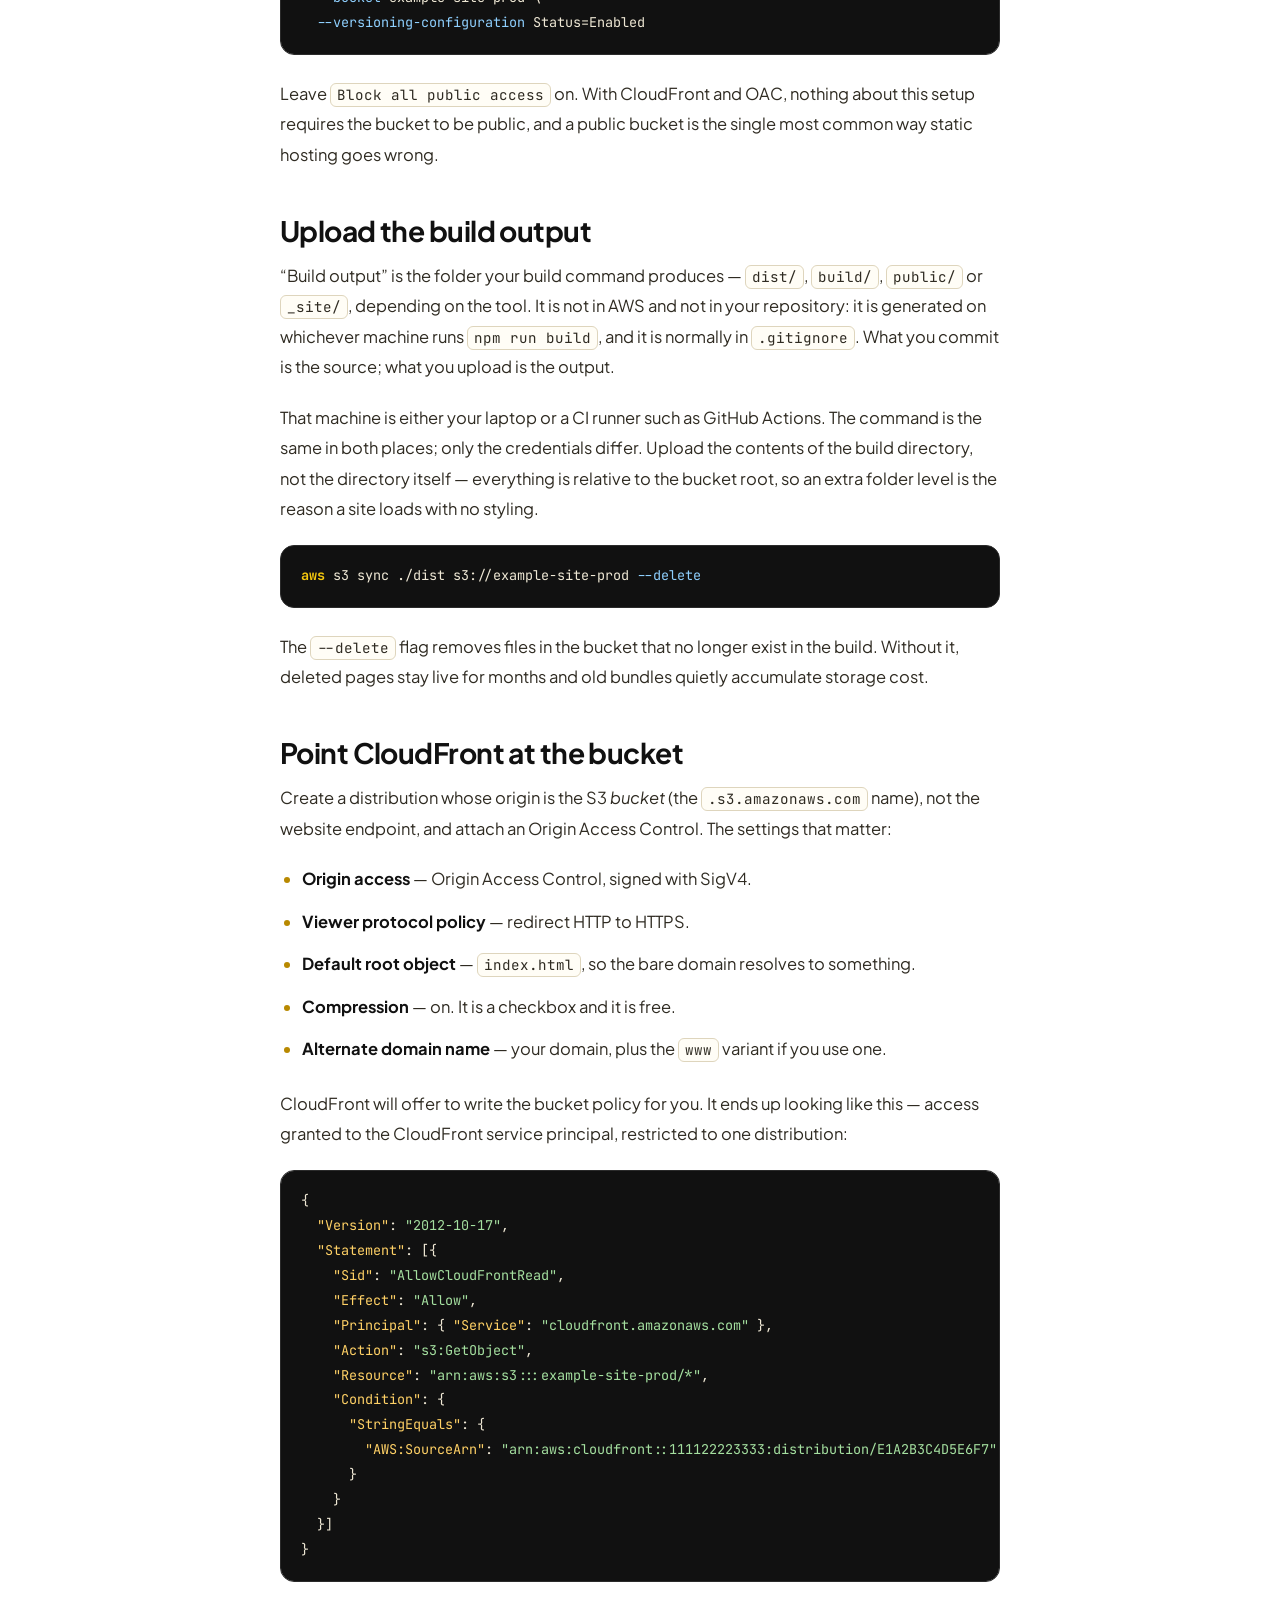
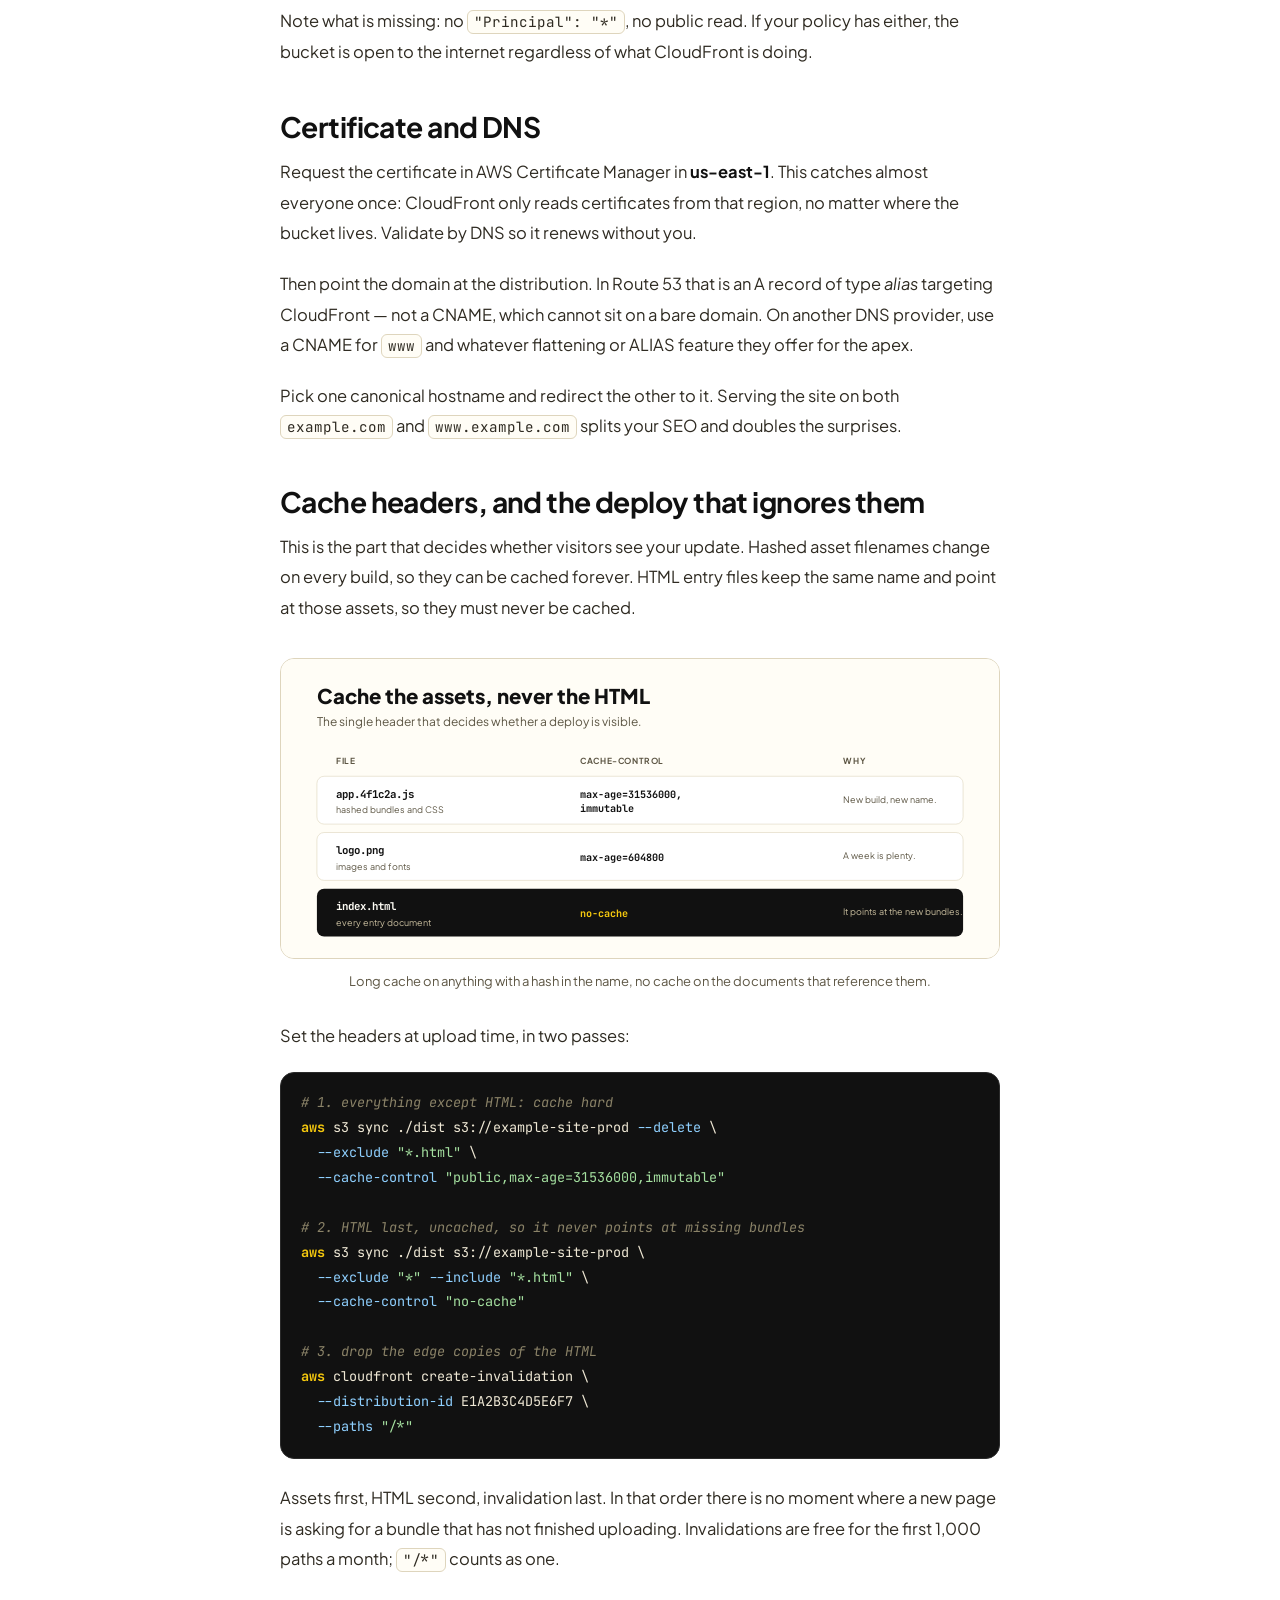
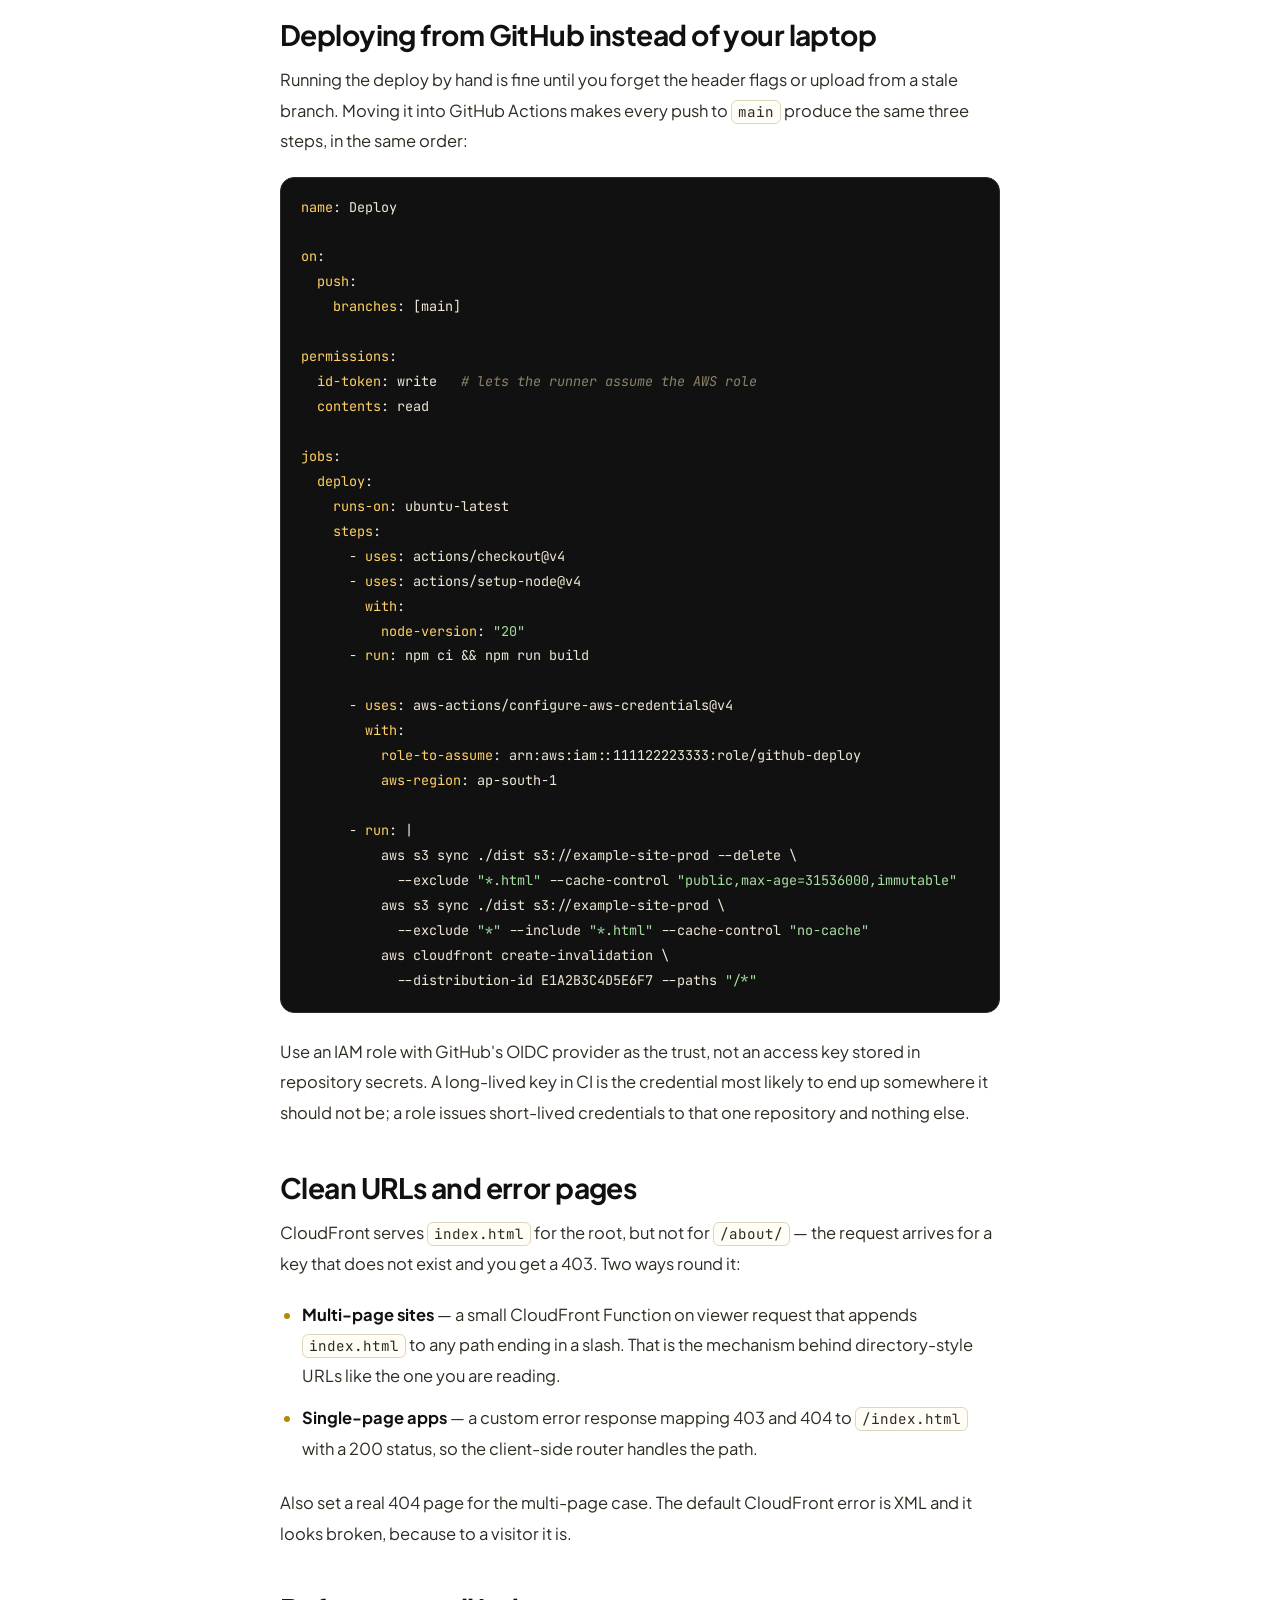
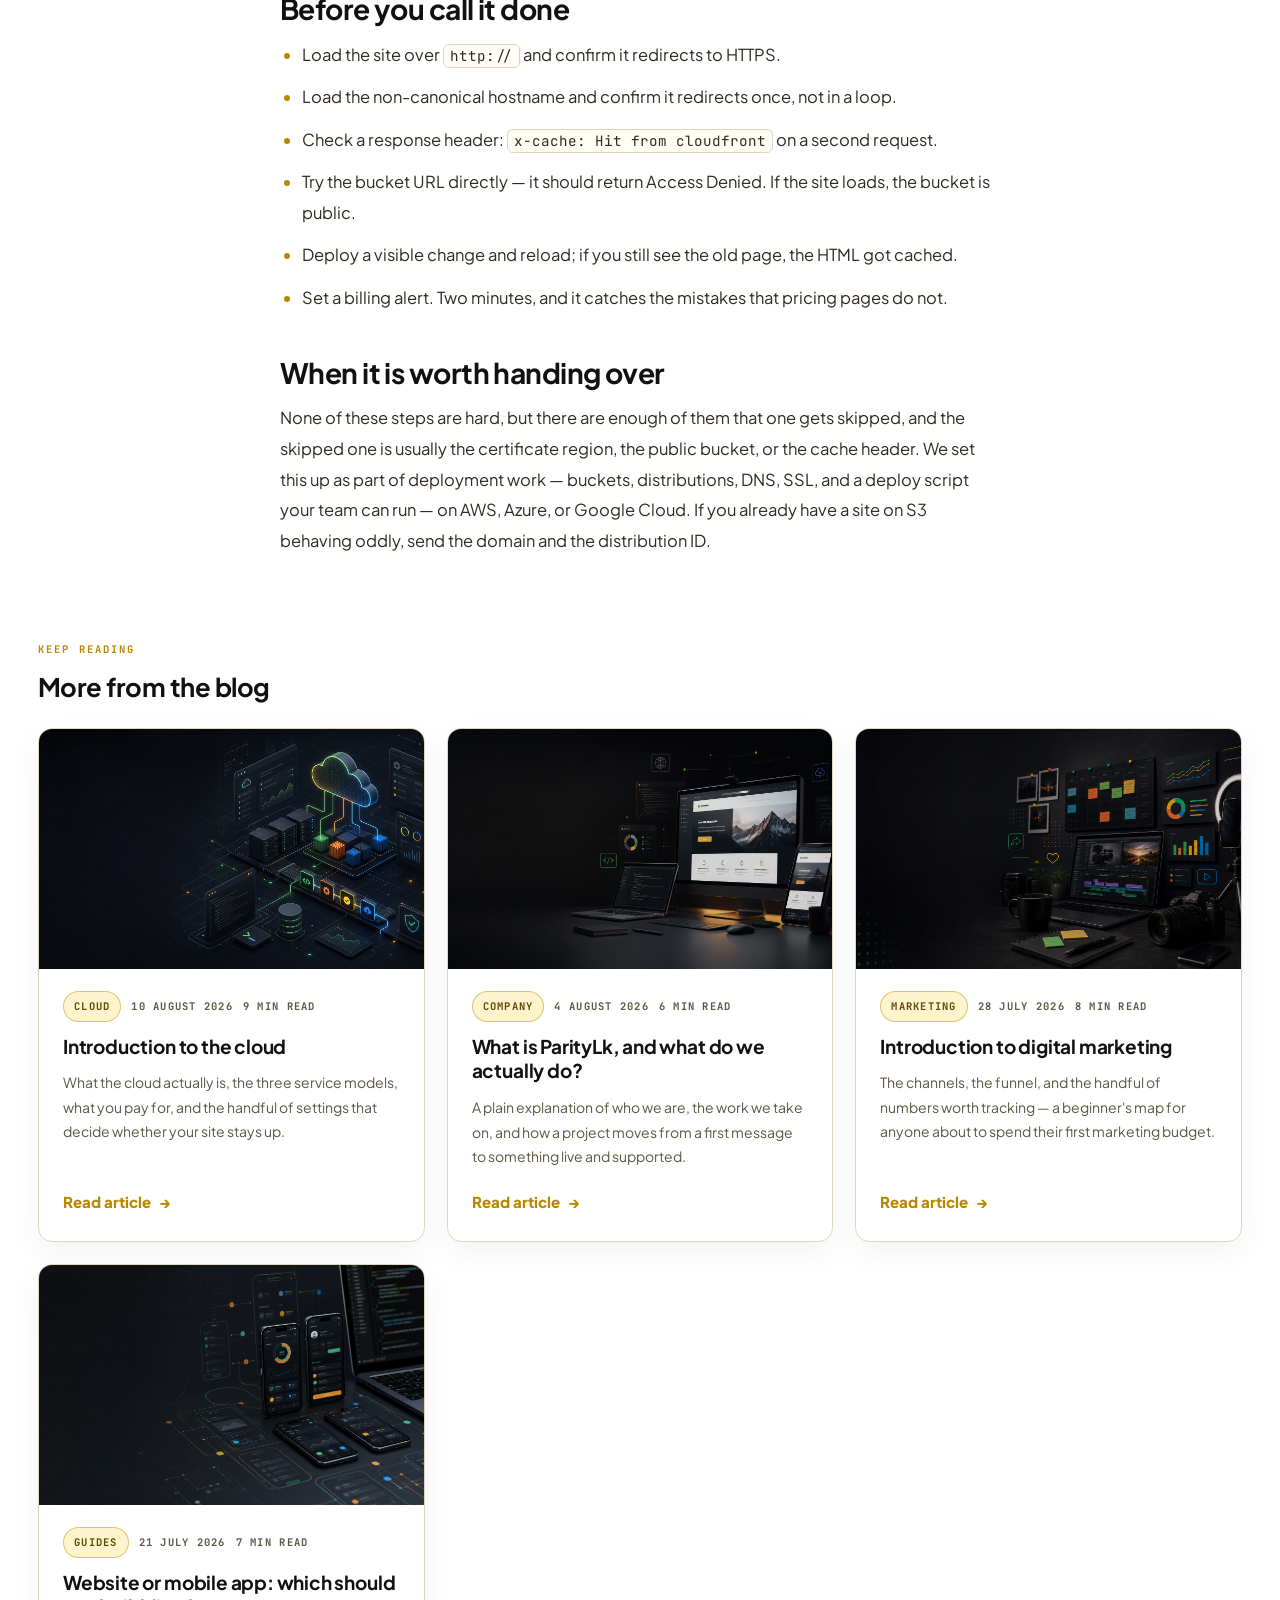
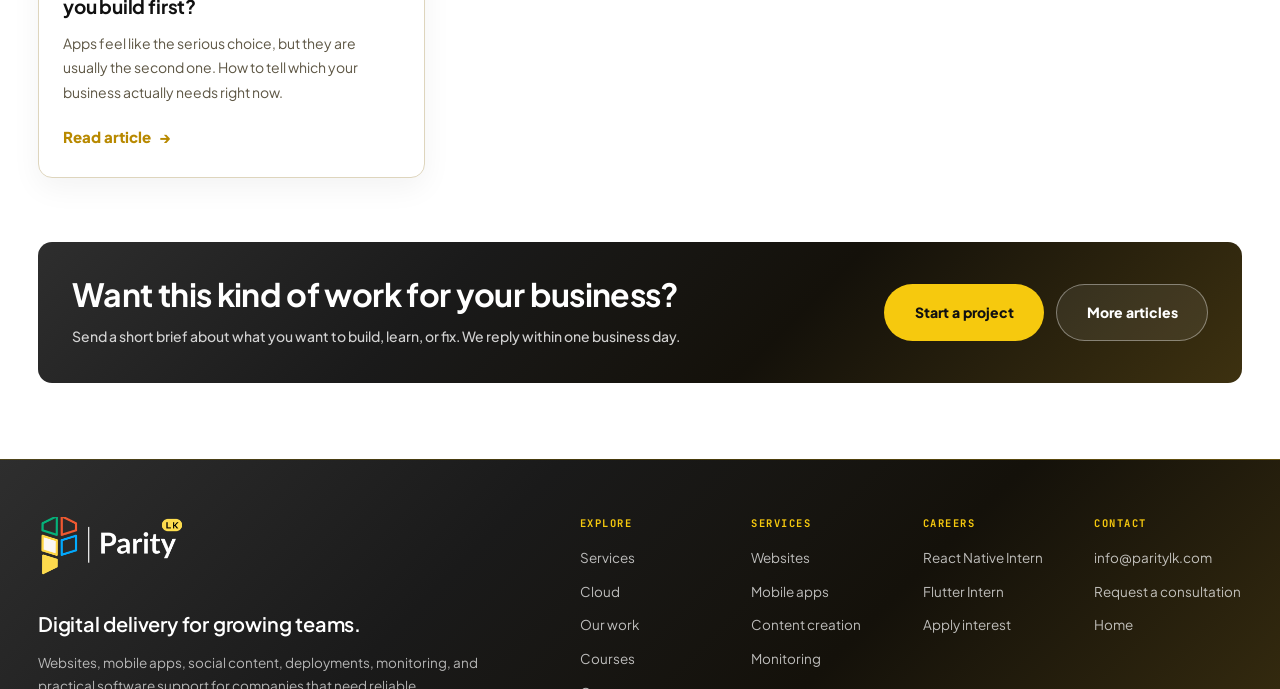
<file: blog/deploy-a-static-site-on-s3/index.html>
<!doctype html>
<html lang="en">
  <head>
    <meta charset="utf-8">
    <meta name="viewport" content="width=device-width, initial-scale=1">
    <base href="/">
    <title>Deploy a static site on Amazon S3 | Parity Lk</title>
    <meta name="description" content="Bucket, policy, certificate, DNS, cache headers and a repeatable deploy command - the full configuration for putting a static site on S3 behind CloudFront.">
    <link rel="canonical" href="https://paritylk.com/blog/deploy-a-static-site-on-s3/">
    <meta name="theme-color" content="#111111">
    <meta property="og:title" content="Deploy a static site on Amazon S3">
    <meta property="og:description" content="Bucket, policy, certificate, DNS, cache headers and a repeatable deploy command - the full configuration for putting a static site on S3 behind CloudFront.">
    <meta property="og:type" content="article">
    <meta property="og:image" content="assets/images/hero/hero-cloud.png">
    <meta property="article:published_time" content="2026-08-16">
    <link rel="icon" href="assets/images/paritylk-favicon.png?v=4" type="image/png">
    <link rel="preconnect" href="https://fonts.googleapis.com">
    <link rel="preconnect" href="https://fonts.gstatic.com" crossorigin>
    <link
      href="https://fonts.googleapis.com/css2?family=Plus+Jakarta+Sans:wght@400;500;600;700;800&family=JetBrains+Mono:wght@500;700;800&display=swap"
      rel="stylesheet"
    >
    <link rel="stylesheet" href="assets/css/styles.css?v=multipage-2">
  </head>
  <body>
    <a class="skip-link" href="#main">Skip to content</a>

    <header class="site-header" data-header>
      <div class="container header-inner">
        <a class="brand" href="/" aria-label="ParityLk home">
          <img
            class="brand-logo"
            src="assets/images/paritylk-navbar-logo.png"
            width="128"
            height="54"
            alt=""
            aria-hidden="true"
          >
        </a>

        <button class="nav-toggle" type="button" aria-expanded="false" aria-controls="site-nav">
          <span class="nav-toggle-line"></span>
          <span class="nav-toggle-line"></span>
          <span class="sr-only">Toggle navigation</span>
        </button>

        <nav class="site-nav" id="site-nav" aria-label="Primary navigation">
          <div class="nav-links">
            <a href="/">Home</a>
            <a href="/services/">Services</a>
            <a href="/cloud/">Cloud</a>
            <a href="/support/">Support</a>
            <a href="/courses/">Courses</a>
            <a href="/careers/">Careers</a>
            <a href="/blog/" aria-current="page">Blogs</a>
          </div>
          <a class="nav-cta" href="/contact/">Contact</a>
        </nav>
      </div>
    </header>

    <main id="main">
      <article class="article" data-article>
        <div class="reading-progress" data-reading-progress aria-hidden="true">
          <span class="reading-ring"></span>
          <span class="reading-value" data-reading-value>0%</span>
        </div>

        <section class="page-hero article-head" aria-labelledby="page-title">
          <div class="container article-head-inner">
            <a class="article-back" href="/blog/">All articles</a>

            <figure class="article-hero-media">
              <img src="assets/images/hero/hero-cloud.png" alt="Cloud deployment workspace showing storage buckets, distribution nodes, and configuration panels." width="1672" height="941">
              <figcaption class="article-hero-overlay">
                <h1 id="page-title">Deploy a static site on Amazon S3</h1>
                <p class="article-lede">Bucket, policy, certificate, DNS, cache headers and a repeatable deploy command &mdash; the full configuration for putting a static site on S3 behind CloudFront.</p>
              </figcaption>
            </figure>

            <div class="article-topbar">
              <span class="blog-chip">Cloud</span>
              <span class="article-meta">16 August 2026</span>
              <span class="article-meta">11 min read</span>
            </div>
          </div>
        </section>

        <div class="container article-body">

            <h2>What this actually gets you</h2>
            <p>
              A static site &mdash; HTML, CSS, JavaScript, images, no server-side code &mdash; needs
              somewhere to keep files and something to hand them to visitors over HTTPS. On AWS
              that is an S3 bucket for the files and a CloudFront distribution in front of it for
              TLS, custom domains, and an edge cache.
            </p>
            <p>
              There are no servers to patch and nothing that can crash at 2am. For a typical
              brochure site the bill lands in the region of a dollar a month, most of it CloudFront
              traffic rather than storage.
            </p>
            <div class="cloud-providers article-logos" aria-label="Amazon Web Services">
              <span class="cloud-provider">
                <img src="assets/images/cloud/aws.svg" width="512" height="307" alt="Amazon Web Services logo" loading="lazy">
              </span>
            </div>
            <p>
              The whole stack is four services, and you touch each of them once:
            </p>

            <figure class="article-figure">
              <svg class="article-diagram" aria-label="The four AWS services used: Amazon S3, CloudFront, Certificate Manager and Route 53." xmlns="http://www.w3.org/2000/svg" xmlns:xlink="http://www.w3.org/1999/xlink" viewBox="0 0 1200 460" width="1200" height="460" role="img" aria-label="The four AWS services used to host a static site: S3, CloudFront, Certificate Manager and Route 53.">
                <rect width="1200" height="460" fill="#fffdf6"/>
                <g font-family="'Plus Jakarta Sans','Helvetica Neue',Helvetica,Arial,sans-serif">
                  <text x="60" y="76" font-size="34" font-weight="800" fill="#111111">Four services, nothing else</text>
                  <text x="60" y="112" font-size="20" fill="#5d5644">Storage, delivery, certificate, name.</text>
              
                  <!-- S3 -->
                  <g>
                    <rect x="60" y="160" width="252" height="238" rx="18" fill="#ffffff" stroke="#ded5bd"/>
                    <image href="assets/images/aws/s3.png" xlink:href="assets/images/aws/s3.png"
                      x="130" y="192" width="112" height="112" preserveAspectRatio="xMidYMid meet"/>
                    <text x="186" y="348" font-size="21" font-weight="800" fill="#111111" text-anchor="middle">Amazon S3</text>
                    <text x="186" y="376" font-size="15" fill="#5d5644" text-anchor="middle">the files</text>
                  </g>
              
                  <!-- CloudFront -->
                  <g>
                    <rect x="336" y="160" width="252" height="238" rx="18" fill="#ffffff" stroke="#ded5bd"/>
                    <image href="assets/images/aws/cloudfront.png" xlink:href="assets/images/aws/cloudfront.png"
                      x="406" y="192" width="112" height="112" preserveAspectRatio="xMidYMid meet"/>
                    <text x="462" y="348" font-size="21" font-weight="800" fill="#111111" text-anchor="middle">CloudFront</text>
                    <text x="462" y="376" font-size="15" fill="#5d5644" text-anchor="middle">HTTPS and cache</text>
                  </g>
              
                  <!-- ACM -->
                  <g>
                    <rect x="612" y="160" width="252" height="238" rx="18" fill="#ffffff" stroke="#ded5bd"/>
                    <image href="assets/images/aws/certificate-manager.png" xlink:href="assets/images/aws/certificate-manager.png"
                      x="682" y="192" width="112" height="112" preserveAspectRatio="xMidYMid meet"/>
                    <text x="738" y="348" font-size="21" font-weight="800" fill="#111111" text-anchor="middle">Certificate Manager</text>
                    <text x="738" y="376" font-size="15" fill="#5d5644" text-anchor="middle">us-east-1 only</text>
                  </g>
              
                  <!-- Route 53 -->
                  <g>
                    <rect x="888" y="160" width="252" height="238" rx="18" fill="#ffffff" stroke="#ded5bd"/>
                    <image href="assets/images/aws/route53.png" xlink:href="assets/images/aws/route53.png"
                      x="958" y="192" width="112" height="112" preserveAspectRatio="xMidYMid meet"/>
                    <text x="1014" y="348" font-size="21" font-weight="800" fill="#111111" text-anchor="middle">Route 53</text>
                    <text x="1014" y="376" font-size="15" fill="#5d5644" text-anchor="middle">alias record</text>
                  </g>
                </g>
              </svg>
              <figcaption>S3 holds the files, CloudFront serves them, ACM issues the certificate, Route 53 carries the name.</figcaption>
            </figure>

            <figure class="article-figure">
              <svg class="article-diagram" aria-label="Architecture diagram: visitors resolve through Route 53 to CloudFront, which holds the ACM certificate and reads a private S3 bucket in one region through Origin Access Control, while the build output is uploaded straight to the bucket." xmlns="http://www.w3.org/2000/svg" xmlns:xlink="http://www.w3.org/1999/xlink" viewBox="0 0 1200 730" width="1200" height="730" role="img" aria-label="Architecture diagram: visitors reach Route 53, then CloudFront with an ACM certificate, which reads a private S3 bucket in one region through Origin Access Control; a deploy pipeline uploads the build output to the bucket.">
                <rect width="1200" height="730" fill="#fffdf6"/>
                <g font-family="'Plus Jakarta Sans','Helvetica Neue',Helvetica,Arial,sans-serif">
                  <text x="60" y="70" font-size="34" font-weight="800" fill="#111111">Static site architecture on AWS</text>
                  <text x="60" y="104" font-size="20" fill="#5d5644">One request path in, one deploy path down.</text>
              
                  <!-- AWS Cloud boundary -->
                  <rect x="230" y="150" width="910" height="510" rx="16" fill="none" stroke="#232f3e"
                    stroke-width="1.6" stroke-dasharray="7 7" opacity=".75"/>
                  <image href="assets/images/aws/aws-cloud.svg" xlink:href="assets/images/aws/aws-cloud.svg"
                    x="248" y="164" width="26" height="26" preserveAspectRatio="xMidYMid meet"/>
                  <text x="284" y="185" font-size="16" font-weight="800" fill="#232f3e">AWS Cloud</text>
              
                  <!-- Region boundary -->
                  <rect x="830" y="200" width="280" height="220" rx="14" fill="none" stroke="#00a4a6"
                    stroke-width="1.6" stroke-dasharray="7 7"/>
                  <image href="assets/images/aws/region.svg" xlink:href="assets/images/aws/region.svg"
                    x="846" y="212" width="22" height="22" preserveAspectRatio="xMidYMid meet"/>
                  <text x="876" y="230" font-size="15" font-weight="700" fill="#00777a">Region &#183; ap-south-1</text>
              
                  <!-- request path -->
                  <g stroke="#c8bd9e" stroke-width="2" fill="none" stroke-linecap="round">
                    <path d="M170 315 H262"/>
                    <path d="M460 315 H532"/>
                    <path d="M730 315 H852"/>
                  </g>
                  <g fill="#f6c90e">
                    <path d="M270 315 l-14 -7 v14 z"/>
                    <path d="M540 315 l-14 -7 v14 z"/>
                    <path d="M860 315 l-14 -7 v14 z"/>
                  </g>
                  <text x="795" y="300" font-size="14" font-weight="700" fill="#5d5644" text-anchor="middle">OAC</text>
              
                  <!-- visitors -->
                  <g>
                    <image href="assets/images/aws/users.svg" xlink:href="assets/images/aws/users.svg"
                      x="72" y="256" width="56" height="56" preserveAspectRatio="xMidYMid meet"/>
                    <text x="100" y="344" font-size="19" font-weight="700" fill="#111111" text-anchor="middle">Visitors</text>
                    <text x="100" y="368" font-size="15" fill="#5d5644" text-anchor="middle">https://example.com</text>
                  </g>
              
                  <!-- Route 53 -->
                  <g>
                    <rect x="270" y="250" width="190" height="130" rx="14" fill="#ffffff" stroke="#ded5bd"/>
                    <image href="assets/images/aws/route53.png" xlink:href="assets/images/aws/route53.png"
                      x="294" y="270" width="44" height="44" preserveAspectRatio="xMidYMid meet"/>
                    <text x="294" y="342" font-size="19" font-weight="700" fill="#111111">Route 53</text>
                    <text x="294" y="366" font-size="15" fill="#5d5644">alias A record</text>
                  </g>
              
                  <!-- CloudFront -->
                  <g>
                    <rect x="540" y="250" width="190" height="130" rx="14" fill="#ffffff" stroke="#ded5bd"/>
                    <image href="assets/images/aws/cloudfront.png" xlink:href="assets/images/aws/cloudfront.png"
                      x="564" y="270" width="44" height="44" preserveAspectRatio="xMidYMid meet"/>
                    <text x="564" y="342" font-size="19" font-weight="700" fill="#111111">CloudFront</text>
                    <text x="564" y="366" font-size="15" fill="#5d5644">edge cache, TLS</text>
                  </g>
              
                  <!-- S3 inside the region -->
                  <g>
                    <rect x="860" y="250" width="220" height="130" rx="14" fill="#ffffff" stroke="#ded5bd"/>
                    <image href="assets/images/aws/s3.png" xlink:href="assets/images/aws/s3.png"
                      x="884" y="270" width="44" height="44" preserveAspectRatio="xMidYMid meet"/>
                    <text x="884" y="342" font-size="19" font-weight="700" fill="#111111">Amazon S3</text>
                    <text x="884" y="366" font-size="15" fill="#5d5644">private bucket</text>
                  </g>
              
                  <!-- certificate attached to the distribution -->
                  <path d="M635 470 V392" stroke="#c8bd9e" stroke-width="2" fill="none" stroke-dasharray="6 6"/>
                  <path d="M635 380 l-7 14 h14 z" fill="#f6c90e"/>
                  <text x="652" y="432" font-size="14" font-weight="700" fill="#5d5644">certificate</text>
                  <g>
                    <rect x="540" y="470" width="190" height="130" rx="14" fill="#ffffff" stroke="#ded5bd"/>
                    <image href="assets/images/aws/certificate-manager.png" xlink:href="assets/images/aws/certificate-manager.png"
                      x="564" y="490" width="44" height="44" preserveAspectRatio="xMidYMid meet"/>
                    <text x="564" y="562" font-size="19" font-weight="700" fill="#111111">ACM</text>
                    <text x="564" y="586" font-size="15" fill="#5d5644">issued in us-east-1</text>
                  </g>
              
                  <!-- deploy path: the build runs outside AWS entirely -->
                  <text x="30" y="438" font-size="14" font-weight="700" fill="#8b8368" letter-spacing="1">OUTSIDE AWS</text>
                  <g>
                    <rect x="30" y="450" width="190" height="170" rx="14" fill="#111111"/>
                    <g transform="translate(54 470)">
                      <rect x="0" y="0" width="40" height="40" rx="7" fill="#1f1f1f" stroke="#f6c90e" stroke-width="1.4"/>
                      <path d="M10 14 H30 M10 21 H25 M10 28 H19" stroke="#f6c90e" stroke-width="2.4" stroke-linecap="round"/>
                    </g>
                    <text x="54" y="540" font-size="19" font-weight="700" fill="#fffdf6">Build output</text>
                    <text x="54" y="564" font-size="14" fill="#c8bd9e">dist/ from the build</text>
                    <text x="54" y="594" font-size="14" font-weight="700" fill="#f6c90e">your laptop or CI</text>
                  </g>
                  <path d="M220 535 H300 V630 H970 V404" stroke="#c8bd9e" stroke-width="2" fill="none"
                    stroke-linecap="round" stroke-linejoin="round" stroke-dasharray="6 6"/>
                  <path d="M970 390 l-7 14 h14 z" fill="#f6c90e"/>
                  <rect x="524" y="612" width="152" height="24" rx="6" fill="#fffdf6"/>
                  <text x="600" y="629" font-size="15" font-weight="700" fill="#5d5644" text-anchor="middle"
                    font-family="'JetBrains Mono',ui-monospace,'SF Mono',Menlo,Consolas,monospace">aws s3 sync</text>
              
                  <text x="60" y="706" font-size="15" fill="#5d5644">Nothing reaches the bucket directly: CloudFront is the only reader, and the deploy is the only writer.</text>
                </g>
              </svg>
              <figcaption>The request path runs left to right; the deploy path is the dashed line into the bucket.</figcaption>
            </figure>

            <h2>Website endpoint or CloudFront?</h2>
            <p>
              S3 has a built-in static website endpoint, and every tutorial starts there. It works,
              but it serves plain HTTP and requires the bucket to be publicly readable, so it
              cannot carry your domain with a padlock on it.
            </p>
            <p>
              The setup worth learning is the second one: keep the bucket private and put
              CloudFront in front with Origin Access Control. Same files, but with HTTPS, a free
              certificate that renews itself, and a cache that puts your site near the visitor.
            </p>

            <figure class="article-figure">
              <svg class="article-diagram" aria-label="Comparison of the S3 website endpoint against CloudFront with Origin Access Control." xmlns="http://www.w3.org/2000/svg" viewBox="0 0 1200 520" width="1200" height="520" role="img" aria-label="Comparison of the S3 website endpoint and CloudFront with Origin Access Control.">
                <rect width="1200" height="520" fill="#fffdf6"/>
                <g font-family="'Plus Jakarta Sans','Helvetica Neue',Helvetica,Arial,sans-serif">
                  <text x="60" y="76" font-size="34" font-weight="800" fill="#111111">Two ways to serve the bucket</text>
                  <text x="60" y="112" font-size="20" fill="#5d5644">One is quick. One is the one you ship.</text>
              
                  <g>
                    <rect x="60" y="152" width="520" height="316" rx="16" fill="#ffffff" stroke="#ded5bd"/>
                    <text x="96" y="198" font-size="22" font-weight="800" fill="#111111">S3 website endpoint</text>
                    <text x="96" y="226" font-size="15" font-weight="700" fill="#5d5644" font-family="'JetBrains Mono',ui-monospace,'SF Mono',Menlo,Consolas,monospace">http:// only</text>
              
                    <g font-size="17" fill="#2f2b22">
                      <circle cx="106" cy="264" r="7" fill="#f6c90e"/>
                      <text x="128" y="270">Bucket must be publicly readable</text>
                      <circle cx="106" cy="304" r="7" fill="#f6c90e"/>
                      <text x="128" y="310">No HTTPS on a custom domain</text>
                      <circle cx="106" cy="344" r="7" fill="#f6c90e"/>
                      <text x="128" y="350">No edge cache, no global speed</text>
                      <circle cx="106" cy="384" r="7" fill="#f6c90e"/>
                      <text x="128" y="390">Index and error documents built in</text>
                    </g>
                    <text x="96" y="436" font-size="15" font-weight="700" fill="#5d5644">Fine for a throwaway test.</text>
                  </g>
              
                  <g>
                    <rect x="620" y="152" width="520" height="316" rx="16" fill="#111111"/>
                    <text x="656" y="198" font-size="22" font-weight="800" fill="#fffdf6">CloudFront + OAC</text>
                    <text x="656" y="226" font-size="15" font-weight="700" fill="#f6c90e" font-family="'JetBrains Mono',ui-monospace,'SF Mono',Menlo,Consolas,monospace">https:// everywhere</text>
              
                    <g font-size="17" fill="#efe8d5">
                      <path d="M660 258 l6 8 l14 -16" fill="none" stroke="#f6c90e" stroke-width="3.2" stroke-linecap="round" stroke-linejoin="round"/>
                      <text x="694" y="270">Bucket stays fully private</text>
                      <path d="M660 298 l6 8 l14 -16" fill="none" stroke="#f6c90e" stroke-width="3.2" stroke-linecap="round" stroke-linejoin="round"/>
                      <text x="694" y="310">Free ACM certificate, auto renewed</text>
                      <path d="M660 338 l6 8 l14 -16" fill="none" stroke="#f6c90e" stroke-width="3.2" stroke-linecap="round" stroke-linejoin="round"/>
                      <text x="694" y="350">Cached near the visitor</text>
                      <path d="M660 378 l6 8 l14 -16" fill="none" stroke="#f6c90e" stroke-width="3.2" stroke-linecap="round" stroke-linejoin="round"/>
                      <text x="694" y="390">Custom error pages and redirects</text>
                    </g>
                    <text x="656" y="436" font-size="15" font-weight="700" fill="#c8bd9e">The default for anything with a domain.</text>
                  </g>
                </g>
              </svg>
              <figcaption>The website endpoint is a test tool. CloudFront is what you launch on.</figcaption>
            </figure>

            <h2>Create the bucket</h2>
            <p>
              The bucket name only has to be unique within AWS &mdash; it never appears in a URL once
              CloudFront is in front, so it does not need to match your domain. Pick a region close
              to you or to whoever updates the site; the cache handles distance for everyone else.
            </p>
            <pre><code class="language-shell">aws s3api create-bucket \
  --bucket example-site-prod \
  --region ap-south-1 \
  --create-bucket-configuration LocationConstraint=ap-south-1

# keep every public-access door shut
aws s3api put-public-access-block \
  --bucket example-site-prod \
  --public-access-block-configuration \
    "BlockPublicAcls=true,IgnorePublicAcls=true,BlockPublicPolicy=true,RestrictPublicBuckets=true"

# versioning: a bad deploy stays recoverable
aws s3api put-bucket-versioning \
  --bucket example-site-prod \
  --versioning-configuration Status=Enabled</code></pre>
            <p>
              Leave <code>Block all public access</code> on. With CloudFront and OAC, nothing about
              this setup requires the bucket to be public, and a public bucket is the single most
              common way static hosting goes wrong.
            </p>

            <h2>Upload the build output</h2>
            <p>
              &ldquo;Build output&rdquo; is the folder your build command produces &mdash;
              <code>dist/</code>, <code>build/</code>, <code>public/</code> or <code>_site/</code>,
              depending on the tool. It is not in AWS and not in your repository: it is generated
              on whichever machine runs <code>npm run build</code>, and it is normally in
              <code>.gitignore</code>. What you commit is the source; what you upload is the output.
            </p>
            <p>
              That machine is either your laptop or a CI runner such as GitHub Actions. The command
              is the same in both places; only the credentials differ. Upload the contents of the
              build directory, not the directory itself &mdash; everything is relative to the bucket
              root, so an extra folder level is the reason a site loads with no styling.
            </p>
            <pre><code class="language-shell">aws s3 sync ./dist s3://example-site-prod --delete</code></pre>
            <p>
              The <code>--delete</code> flag removes files in the bucket that no longer exist in the
              build. Without it, deleted pages stay live for months and old bundles quietly
              accumulate storage cost.
            </p>

            <h2>Point CloudFront at the bucket</h2>
            <p>
              Create a distribution whose origin is the S3 <em>bucket</em> (the
              <code>.s3.amazonaws.com</code> name), not the website endpoint, and attach an Origin
              Access Control. The settings that matter:
            </p>
            <ul>
              <li><strong>Origin access</strong> &mdash; Origin Access Control, signed with SigV4.</li>
              <li><strong>Viewer protocol policy</strong> &mdash; redirect HTTP to HTTPS.</li>
              <li><strong>Default root object</strong> &mdash; <code>index.html</code>, so the bare domain resolves to something.</li>
              <li><strong>Compression</strong> &mdash; on. It is a checkbox and it is free.</li>
              <li><strong>Alternate domain name</strong> &mdash; your domain, plus the <code>www</code> variant if you use one.</li>
            </ul>
            <p>
              CloudFront will offer to write the bucket policy for you. It ends up looking like
              this &mdash; access granted to the CloudFront service principal, restricted to one
              distribution:
            </p>
            <pre><code class="language-json">{
  "Version": "2012-10-17",
  "Statement": [{
    "Sid": "AllowCloudFrontRead",
    "Effect": "Allow",
    "Principal": { "Service": "cloudfront.amazonaws.com" },
    "Action": "s3:GetObject",
    "Resource": "arn:aws:s3:::example-site-prod/*",
    "Condition": {
      "StringEquals": {
        "AWS:SourceArn": "arn:aws:cloudfront::111122223333:distribution/E1A2B3C4D5E6F7"
      }
    }
  }]
}</code></pre>
            <p>
              Note what is missing: no <code>"Principal": "*"</code>, no public read. If your policy
              has either, the bucket is open to the internet regardless of what CloudFront is doing.
            </p>

            <h2>Certificate and DNS</h2>
            <p>
              Request the certificate in AWS Certificate Manager in <strong>us-east-1</strong>.
              This catches almost everyone once: CloudFront only reads certificates from that
              region, no matter where the bucket lives. Validate by DNS so it renews without you.
            </p>
            <p>
              Then point the domain at the distribution. In Route 53 that is an A record of type
              <em>alias</em> targeting CloudFront &mdash; not a CNAME, which cannot sit on a bare
              domain. On another DNS provider, use a CNAME for <code>www</code> and whatever
              flattening or ALIAS feature they offer for the apex.
            </p>
            <p>
              Pick one canonical hostname and redirect the other to it. Serving the site on both
              <code>example.com</code> and <code>www.example.com</code> splits your SEO and doubles
              the surprises.
            </p>

            <h2>Cache headers, and the deploy that ignores them</h2>
            <p>
              This is the part that decides whether visitors see your update. Hashed asset
              filenames change on every build, so they can be cached forever. HTML entry files keep
              the same name and point at those assets, so they must never be cached.
            </p>

            <figure class="article-figure">
              <svg class="article-diagram" aria-label="Table of Cache-Control values for hashed bundles, images and HTML files." xmlns="http://www.w3.org/2000/svg" viewBox="0 0 1200 500" width="1200" height="500" role="img" aria-label="Cache-Control values for hashed assets, images and HTML entry files.">
                <rect width="1200" height="500" fill="#fffdf6"/>
                <g font-family="'Plus Jakarta Sans','Helvetica Neue',Helvetica,Arial,sans-serif">
                  <text x="60" y="76" font-size="34" font-weight="800" fill="#111111">Cache the assets, never the HTML</text>
                  <text x="60" y="112" font-size="20" fill="#5d5644">The single header that decides whether a deploy is visible.</text>
              
                  <g font-size="14" font-weight="700" fill="#5d5644" letter-spacing="1">
                    <text x="92" y="176">FILE</text>
                    <text x="500" y="176">CACHE-CONTROL</text>
                    <text x="940" y="176">WHY</text>
                  </g>
              
                  <g>
                    <rect x="60" y="196" width="1080" height="80" rx="12" fill="#ffffff" stroke="#ded5bd"/>
                    <text x="92" y="232" font-size="18" font-weight="700" fill="#111111" font-family="'JetBrains Mono',ui-monospace,'SF Mono',Menlo,Consolas,monospace">app.4f1c2a.js</text>
                    <text x="92" y="258" font-size="15" fill="#5d5644">hashed bundles and CSS</text>
                    <text x="500" y="232" font-size="17" font-weight="700" fill="#111111" font-family="'JetBrains Mono',ui-monospace,'SF Mono',Menlo,Consolas,monospace">max-age=31536000,</text>
                    <text x="500" y="256" font-size="17" font-weight="700" fill="#111111" font-family="'JetBrains Mono',ui-monospace,'SF Mono',Menlo,Consolas,monospace">immutable</text>
                    <text x="940" y="240" font-size="15" fill="#5d5644">New build, new name.</text>
                  </g>
              
                  <g>
                    <rect x="60" y="290" width="1080" height="80" rx="12" fill="#ffffff" stroke="#ded5bd"/>
                    <text x="92" y="326" font-size="18" font-weight="700" fill="#111111" font-family="'JetBrains Mono',ui-monospace,'SF Mono',Menlo,Consolas,monospace">logo.png</text>
                    <text x="92" y="352" font-size="15" fill="#5d5644">images and fonts</text>
                    <text x="500" y="338" font-size="17" font-weight="700" fill="#111111" font-family="'JetBrains Mono',ui-monospace,'SF Mono',Menlo,Consolas,monospace">max-age=604800</text>
                    <text x="940" y="334" font-size="15" fill="#5d5644">A week is plenty.</text>
                  </g>
              
                  <g>
                    <rect x="60" y="384" width="1080" height="80" rx="12" fill="#111111"/>
                    <text x="92" y="420" font-size="18" font-weight="700" fill="#fffdf6" font-family="'JetBrains Mono',ui-monospace,'SF Mono',Menlo,Consolas,monospace">index.html</text>
                    <text x="92" y="446" font-size="15" fill="#c8bd9e">every entry document</text>
                    <text x="500" y="432" font-size="17" font-weight="700" fill="#f6c90e" font-family="'JetBrains Mono',ui-monospace,'SF Mono',Menlo,Consolas,monospace">no-cache</text>
                    <text x="940" y="428" font-size="15" fill="#c8bd9e">It points at the new bundles.</text>
                  </g>
                </g>
              </svg>
              <figcaption>Long cache on anything with a hash in the name, no cache on the documents that reference them.</figcaption>
            </figure>

            <p>
              Set the headers at upload time, in two passes:
            </p>
            <pre><code class="language-shell"># 1. everything except HTML: cache hard
aws s3 sync ./dist s3://example-site-prod --delete \
  --exclude "*.html" \
  --cache-control "public,max-age=31536000,immutable"

# 2. HTML last, uncached, so it never points at missing bundles
aws s3 sync ./dist s3://example-site-prod \
  --exclude "*" --include "*.html" \
  --cache-control "no-cache"

# 3. drop the edge copies of the HTML
aws cloudfront create-invalidation \
  --distribution-id E1A2B3C4D5E6F7 \
  --paths "/*"</code></pre>
            <p>
              Assets first, HTML second, invalidation last. In that order there is no moment where
              a new page is asking for a bundle that has not finished uploading. Invalidations are
              free for the first 1,000 paths a month; <code>"/*"</code> counts as one.
            </p>

            <h2>Deploying from GitHub instead of your laptop</h2>
            <p>
              Running the deploy by hand is fine until you forget the header flags or upload from a
              stale branch. Moving it into GitHub Actions makes every push to <code>main</code>
              produce the same three steps, in the same order:
            </p>
            <pre><code class="language-yaml">name: Deploy

on:
  push:
    branches: [main]

permissions:
  id-token: write   # lets the runner assume the AWS role
  contents: read

jobs:
  deploy:
    runs-on: ubuntu-latest
    steps:
      - uses: actions/checkout@v4
      - uses: actions/setup-node@v4
        with:
          node-version: "20"
      - run: npm ci && npm run build

      - uses: aws-actions/configure-aws-credentials@v4
        with:
          role-to-assume: arn:aws:iam::111122223333:role/github-deploy
          aws-region: ap-south-1

      - run: |
          aws s3 sync ./dist s3://example-site-prod --delete \
            --exclude "*.html" --cache-control "public,max-age=31536000,immutable"
          aws s3 sync ./dist s3://example-site-prod \
            --exclude "*" --include "*.html" --cache-control "no-cache"
          aws cloudfront create-invalidation \
            --distribution-id E1A2B3C4D5E6F7 --paths "/*"</code></pre>
            <p>
              Use an IAM role with GitHub's OIDC provider as the trust, not an access key stored in
              repository secrets. A long-lived key in CI is the credential most likely to end up
              somewhere it should not be; a role issues short-lived credentials to that one
              repository and nothing else.
            </p>

            <h2>Clean URLs and error pages</h2>
            <p>
              CloudFront serves <code>index.html</code> for the root, but not for
              <code>/about/</code> &mdash; the request arrives for a key that does not exist and you
              get a 403. Two ways round it:
            </p>
            <ul>
              <li>
                <strong>Multi-page sites</strong> &mdash; a small CloudFront Function on viewer
                request that appends <code>index.html</code> to any path ending in a slash. That is
                the mechanism behind directory-style URLs like the one you are reading.
              </li>
              <li>
                <strong>Single-page apps</strong> &mdash; a custom error response mapping 403 and 404
                to <code>/index.html</code> with a 200 status, so the client-side router handles the
                path.
              </li>
            </ul>
            <p>
              Also set a real 404 page for the multi-page case. The default CloudFront error is XML
              and it looks broken, because to a visitor it is.
            </p>

            <h2>Before you call it done</h2>
            <ul>
              <li>Load the site over <code>http://</code> and confirm it redirects to HTTPS.</li>
              <li>Load the non-canonical hostname and confirm it redirects once, not in a loop.</li>
              <li>Check a response header: <code>x-cache: Hit from cloudfront</code> on a second request.</li>
              <li>Try the bucket URL directly &mdash; it should return Access Denied. If the site loads, the bucket is public.</li>
              <li>Deploy a visible change and reload; if you still see the old page, the HTML got cached.</li>
              <li>Set a billing alert. Two minutes, and it catches the mistakes that pricing pages do not.</li>
            </ul>

            <h2>When it is worth handing over</h2>
            <p>
              None of these steps are hard, but there are enough of them that one gets skipped, and
              the skipped one is usually the certificate region, the public bucket, or the cache
              header. We set this up as part of deployment work &mdash; buckets, distributions, DNS,
              SSL, and a deploy script your team can run &mdash; on AWS, Azure, or Google Cloud. If
              you already have a site on S3 behaving oddly, send the domain and the distribution ID.
            </p>
        
        </div>

        <div class="container article-related">
          <div class="article-related-head">
            <p class="eyebrow">Keep reading</p>
            <h2>More from the blog</h2>
          </div>
          <div class="blog-grid">
          <article class="blog-card">
            <a class="blog-card-media" href="/blog/introduction-to-the-cloud/" tabindex="-1" aria-hidden="true">
              <img src="assets/images/hero/hero-cloud.png" alt="" loading="lazy">
            </a>
            <div class="blog-card-body">
              <div class="blog-meta">
                <span class="blog-chip">Cloud</span>
                <span>10 August 2026</span>
                <span>9 min read</span>
              </div>
              <h3><a href="/blog/introduction-to-the-cloud/">Introduction to the cloud</a></h3>
              <p>What the cloud actually is, the three service models, what you pay for, and the handful of settings that decide whether your site stays up.</p>
              <span class="summary-more">Read article</span>
            </div>
          </article>

          <article class="blog-card">
            <a class="blog-card-media" href="/blog/what-is-paritylk/" tabindex="-1" aria-hidden="true">
              <img src="assets/images/hero/hero-websites.png" alt="" loading="lazy">
            </a>
            <div class="blog-card-body">
              <div class="blog-meta">
                <span class="blog-chip">Company</span>
                <span>4 August 2026</span>
                <span>6 min read</span>
              </div>
              <h3><a href="/blog/what-is-paritylk/">What is ParityLk, and what do we actually do?</a></h3>
              <p>A plain explanation of who we are, the work we take on, and how a project moves from a first message to something live and supported.</p>
              <span class="summary-more">Read article</span>
            </div>
          </article>

          <article class="blog-card">
            <a class="blog-card-media" href="/blog/introduction-to-digital-marketing/" tabindex="-1" aria-hidden="true">
              <img src="assets/images/hero/hero-content.png" alt="" loading="lazy">
            </a>
            <div class="blog-card-body">
              <div class="blog-meta">
                <span class="blog-chip">Marketing</span>
                <span>28 July 2026</span>
                <span>8 min read</span>
              </div>
              <h3><a href="/blog/introduction-to-digital-marketing/">Introduction to digital marketing</a></h3>
              <p>The channels, the funnel, and the handful of numbers worth tracking &mdash; a beginner's map for anyone about to spend their first marketing budget.</p>
              <span class="summary-more">Read article</span>
            </div>
          </article>

          <article class="blog-card">
            <a class="blog-card-media" href="/blog/website-or-mobile-app-first/" tabindex="-1" aria-hidden="true">
              <img src="assets/images/hero/hero-mobile-apps.png" alt="" loading="lazy">
            </a>
            <div class="blog-card-body">
              <div class="blog-meta">
                <span class="blog-chip">Guides</span>
                <span>21 July 2026</span>
                <span>7 min read</span>
              </div>
              <h3><a href="/blog/website-or-mobile-app-first/">Website or mobile app: which should you build first?</a></h3>
              <p>Apps feel like the serious choice, but they are usually the second one. How to tell which your business actually needs right now.</p>
              <span class="summary-more">Read article</span>
            </div>
          </article>
          </div>
        </div>

        <div class="container">
          <div class="cta-band">
            <div>
              <h2>Want this kind of work for your business?</h2>
              <p>Send a short brief about what you want to build, learn, or fix. We reply within one business day.</p>
            </div>
            <div class="cta-actions">
              <a class="button button-primary" href="/contact/">Start a project</a>
              <a class="button button-secondary" href="/blog/">More articles</a>
            </div>
          </div>
        </div>
      </article>
    </main>

    <footer class="site-footer" aria-labelledby="footer-title">
      <div class="container footer-main">
        <div class="footer-brand">
          <a class="footer-logo" href="/" aria-label="ParityLk home">
            <img
              src="assets/images/paritylk-navbar-logo.png"
              width="128"
              height="54"
              alt=""
              aria-hidden="true"
            >
          </a>
          <h2 id="footer-title">Digital delivery for growing teams.</h2>
          <p>
            Websites, mobile apps, social content, deployments, monitoring, and practical
            software support for companies that need reliable execution.
          </p>
        </div>

        <nav class="footer-links" aria-label="Footer navigation">
          <div>
            <h3>Explore</h3>
            <a href="/services/">Services</a>
            <a href="/cloud/">Cloud</a>
            <a href="/support/">Our work</a>
            <a href="/courses/">Courses</a>
            <a href="/careers/">Careers</a>
            <a href="/blog/">Blogs</a>
          </div>
          <div>
            <h3>Services</h3>
            <a href="/services/">Websites</a>
            <a href="/services/">Mobile apps</a>
            <a href="/services/">Content creation</a>
            <a href="/services/">Monitoring</a>
          </div>
          <div>
            <h3>Careers</h3>
            <a href="/careers/">React Native Intern</a>
            <a href="/careers/">Flutter Intern</a>
            <a href="https://forms.gle/r8dBgu6D9do1oTmeA" target="_blank" rel="noopener">Apply interest</a>
          </div>
          <div>
            <h3>Contact</h3>
            <a href="mailto:info@paritylk.com">info@paritylk.com</a>
            <a href="/contact/">Request a consultation</a>
            <a href="/">Home</a>
          </div>
        </nav>
      </div>

      <div class="container footer-bottom">
        <p>&copy; <span data-year></span> ParityLk. All rights reserved.</p>
      </div>
    </footer>

    <script src="assets/js/main.js?v=multipage-2"></script>
  </body>
</html>
</file>
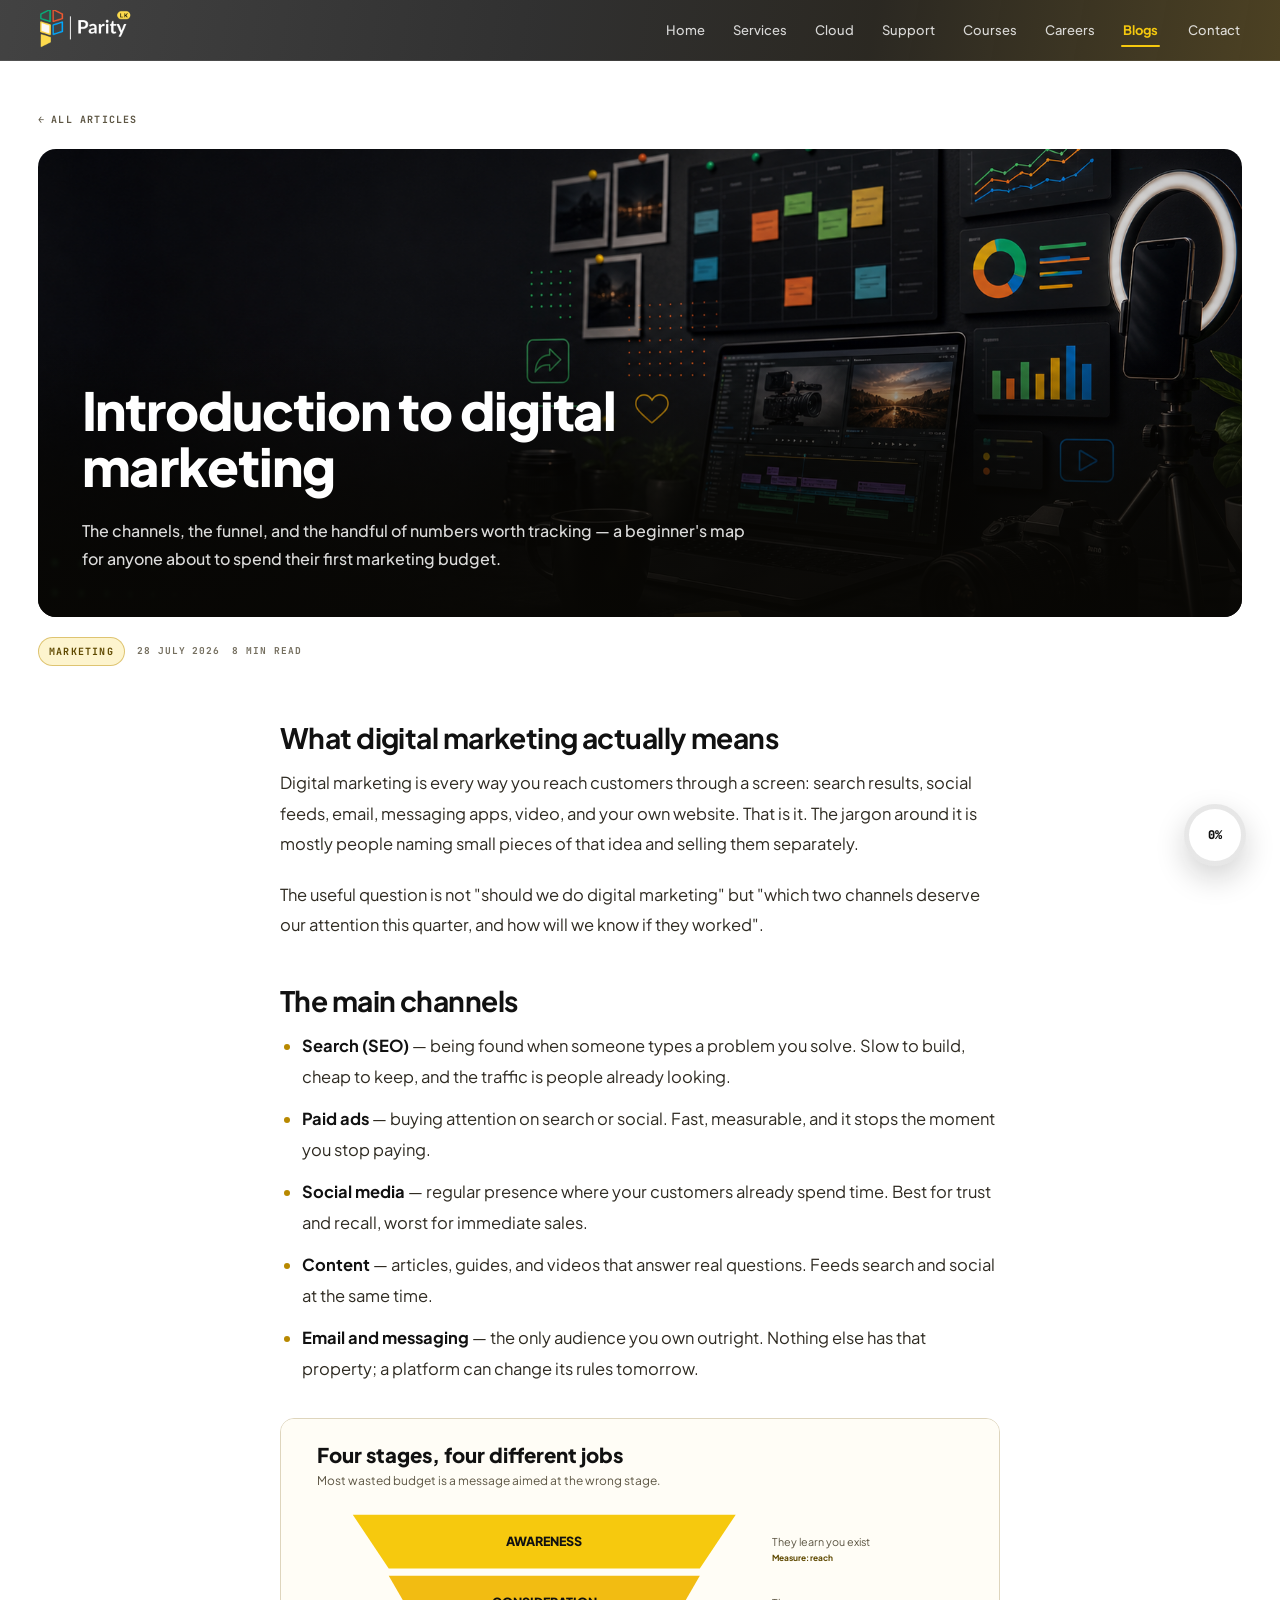
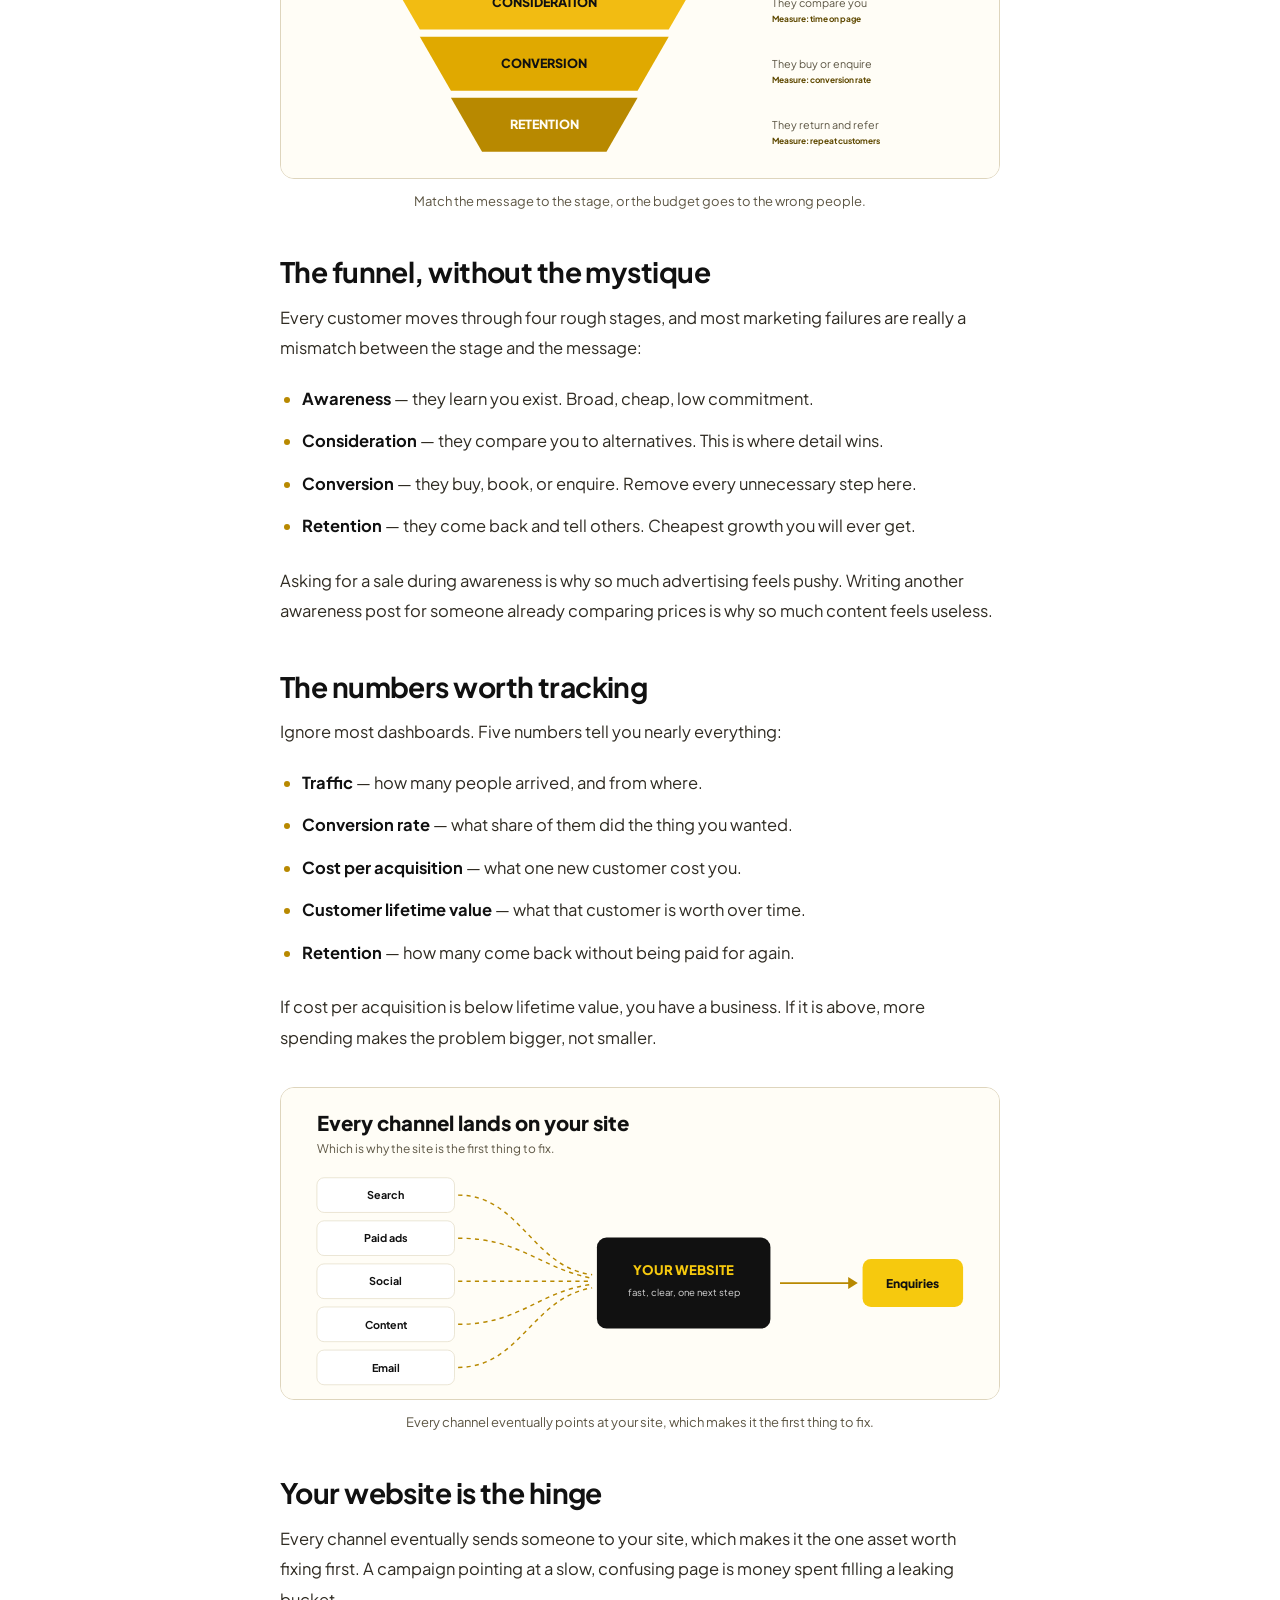
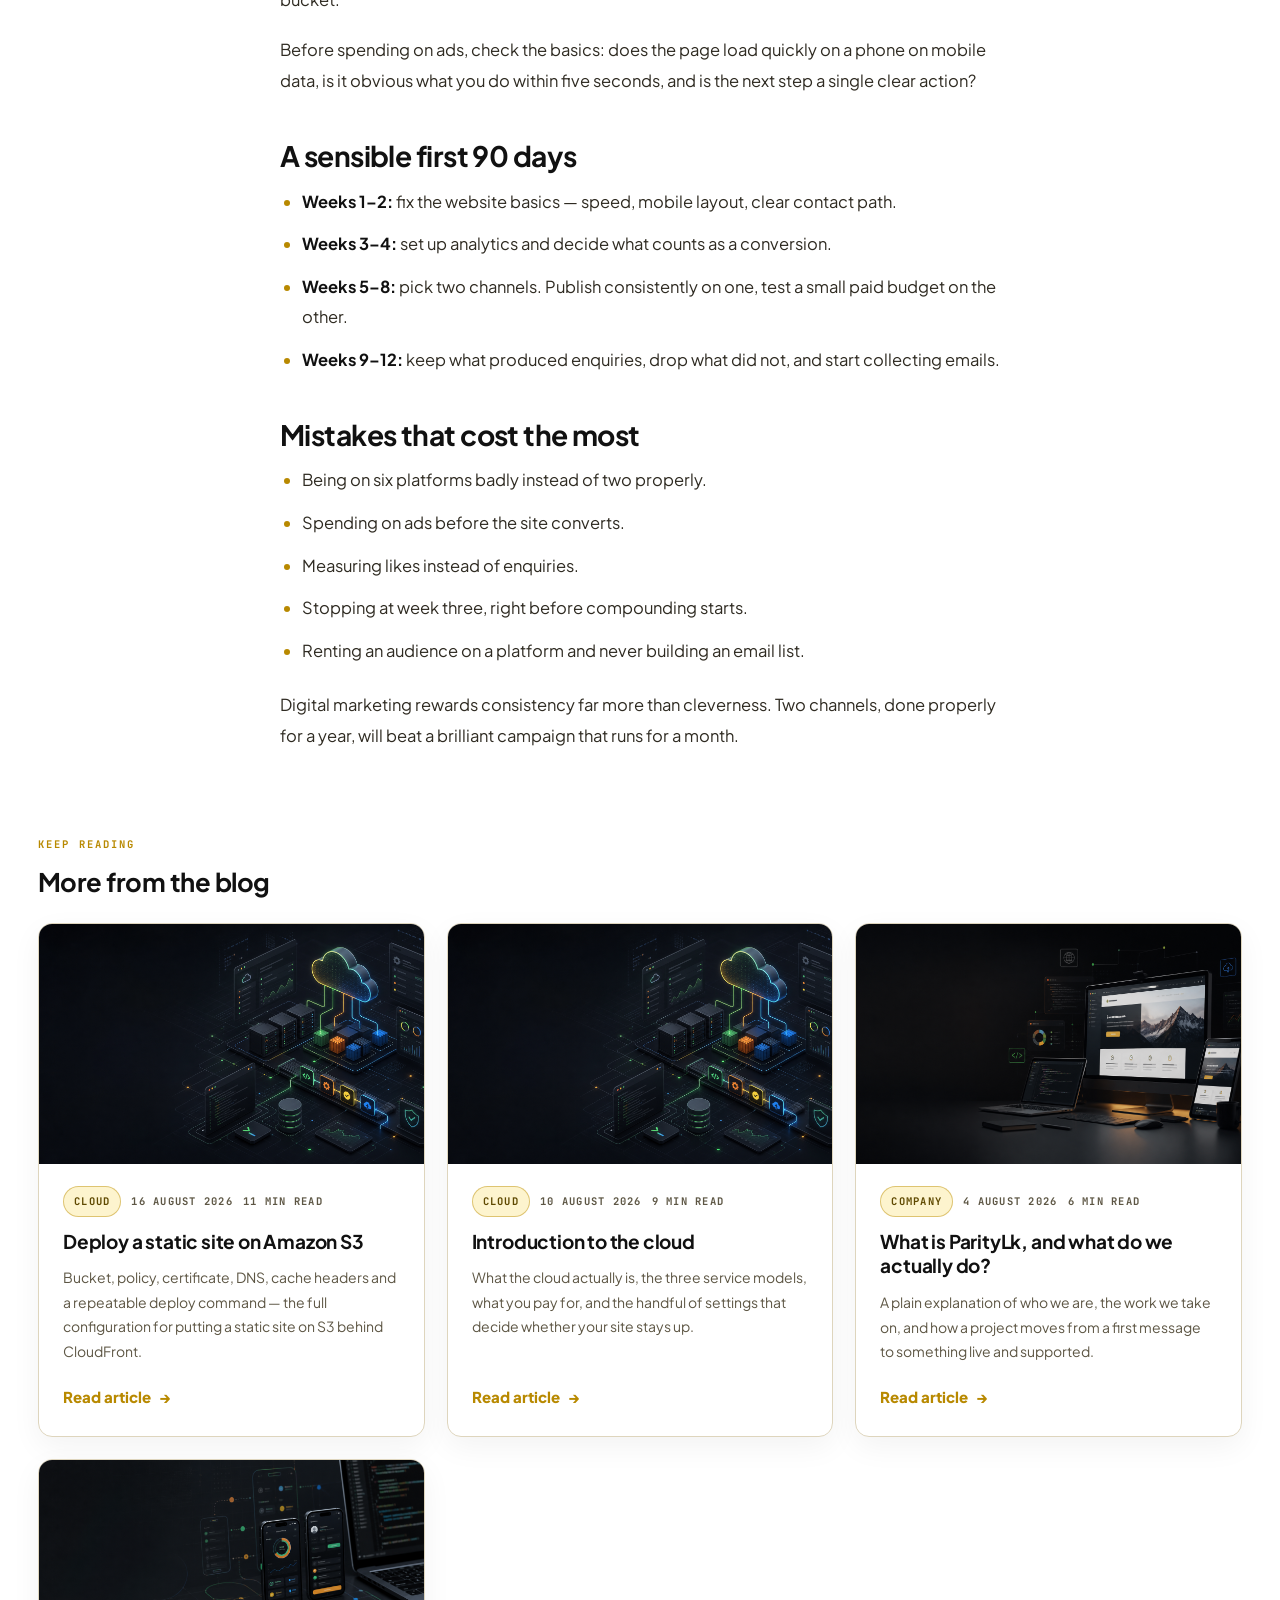
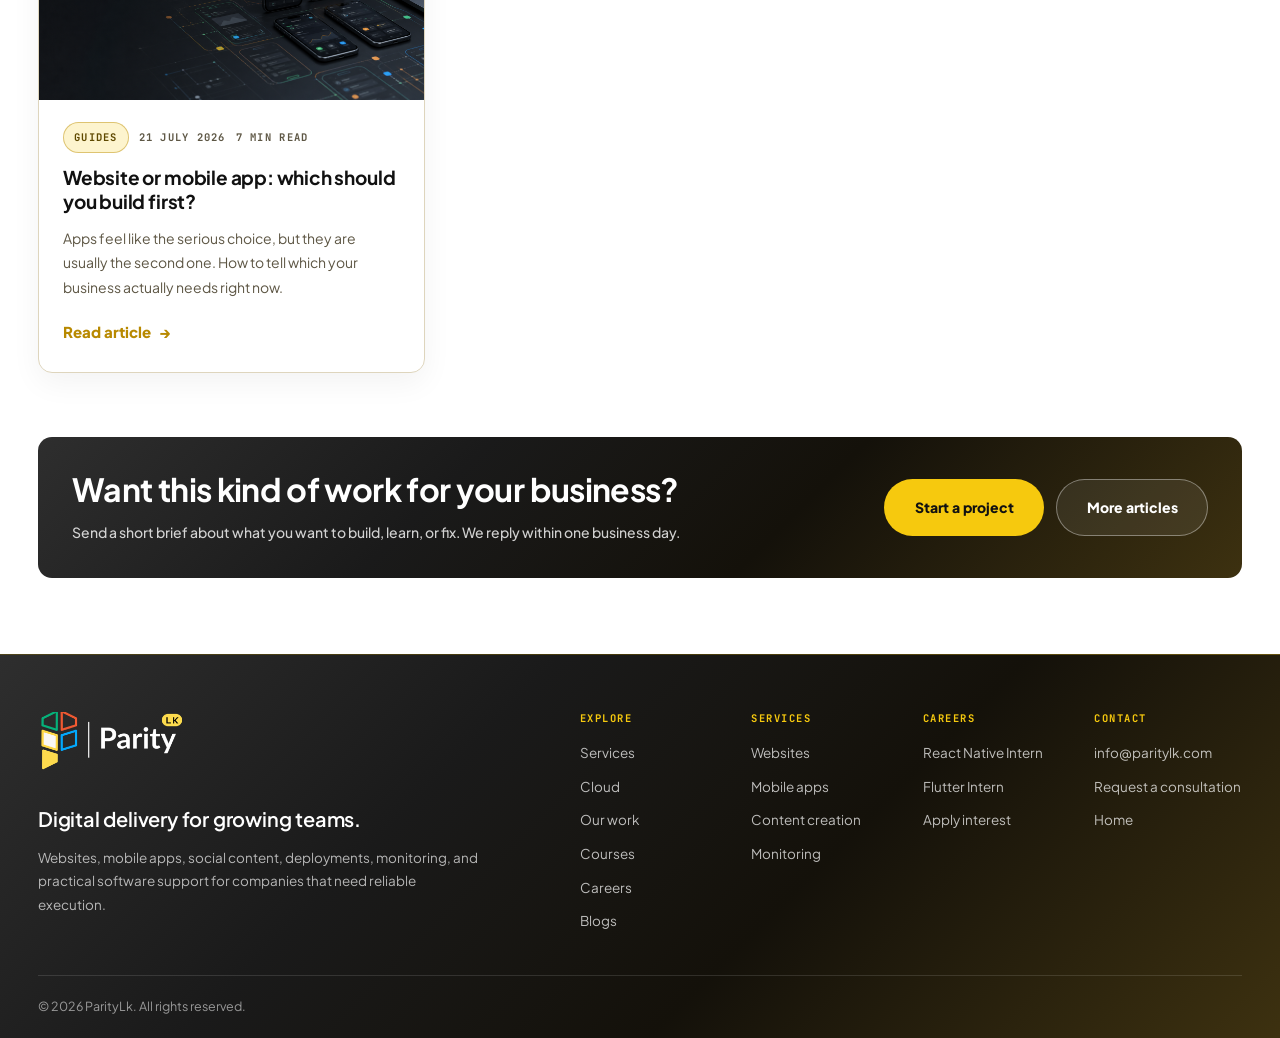
<file: blog/introduction-to-digital-marketing/index.html>
<!doctype html>
<html lang="en">
  <head>
    <meta charset="utf-8">
    <meta name="viewport" content="width=device-width, initial-scale=1">
    <base href="/">
    <title>Introduction to digital marketing | Parity Lk</title>
    <meta name="description" content="The channels, the funnel, and the handful of numbers worth tracking - a beginner's map for anyone about to spend their first marketing budget.">
    <link rel="canonical" href="https://paritylk.com/blog/introduction-to-digital-marketing/">
    <meta name="theme-color" content="#111111">
    <meta property="og:title" content="Introduction to digital marketing">
    <meta property="og:description" content="The channels, the funnel, and the handful of numbers worth tracking - a beginner's map for anyone about to spend their first marketing budget.">
    <meta property="og:type" content="article">
    <meta property="og:image" content="assets/images/hero/hero-content.png">
    <meta property="article:published_time" content="2026-07-28">
    <link rel="icon" href="assets/images/paritylk-favicon.png?v=4" type="image/png">
    <link rel="preconnect" href="https://fonts.googleapis.com">
    <link rel="preconnect" href="https://fonts.gstatic.com" crossorigin>
    <link
      href="https://fonts.googleapis.com/css2?family=Plus+Jakarta+Sans:wght@400;500;600;700;800&family=JetBrains+Mono:wght@500;700;800&display=swap"
      rel="stylesheet"
    >
    <link rel="stylesheet" href="assets/css/styles.css?v=multipage-2">
  </head>
  <body>
    <a class="skip-link" href="#main">Skip to content</a>

    <header class="site-header" data-header>
      <div class="container header-inner">
        <a class="brand" href="/" aria-label="ParityLk home">
          <img
            class="brand-logo"
            src="assets/images/paritylk-navbar-logo.png"
            width="128"
            height="54"
            alt=""
            aria-hidden="true"
          >
        </a>

        <button class="nav-toggle" type="button" aria-expanded="false" aria-controls="site-nav">
          <span class="nav-toggle-line"></span>
          <span class="nav-toggle-line"></span>
          <span class="sr-only">Toggle navigation</span>
        </button>

        <nav class="site-nav" id="site-nav" aria-label="Primary navigation">
          <div class="nav-links">
            <a href="/">Home</a>
            <a href="/services/">Services</a>
            <a href="/cloud/">Cloud</a>
            <a href="/support/">Support</a>
            <a href="/courses/">Courses</a>
            <a href="/careers/">Careers</a>
            <a href="/blog/" aria-current="page">Blogs</a>
          </div>
          <a class="nav-cta" href="/contact/">Contact</a>
        </nav>
      </div>
    </header>

    <main id="main">
      <article class="article" data-article>
        <div class="reading-progress" data-reading-progress aria-hidden="true">
          <span class="reading-ring"></span>
          <span class="reading-value" data-reading-value>0%</span>
        </div>

        <section class="page-hero article-head" aria-labelledby="page-title">
          <div class="container article-head-inner">
            <a class="article-back" href="/blog/">All articles</a>

            <figure class="article-hero-media">
              <img src="assets/images/hero/hero-content.png" alt="Content planning workspace with editing timeline, publishing boards, and social analytics." width="1672" height="941">
              <figcaption class="article-hero-overlay">
                <h1 id="page-title">Introduction to digital marketing</h1>
                <p class="article-lede">The channels, the funnel, and the handful of numbers worth tracking &mdash; a beginner's map for anyone about to spend their first marketing budget.</p>
              </figcaption>
            </figure>

            <div class="article-topbar">
              <span class="blog-chip">Marketing</span>
              <span class="article-meta">28 July 2026</span>
              <span class="article-meta">8 min read</span>
            </div>
          </div>
        </section>

        <div class="container article-body">

            <h2>What digital marketing actually means</h2>
            <p>
              Digital marketing is every way you reach customers through a screen: search results,
              social feeds, email, messaging apps, video, and your own website. That is it. The
              jargon around it is mostly people naming small pieces of that idea and selling them
              separately.
            </p>
            <p>
              The useful question is not "should we do digital marketing" but "which two channels
              deserve our attention this quarter, and how will we know if they worked".
            </p>

            <h2>The main channels</h2>
            <ul>
              <li>
                <strong>Search (SEO)</strong> &mdash; being found when someone types a problem you
                solve. Slow to build, cheap to keep, and the traffic is people already looking.
              </li>
              <li>
                <strong>Paid ads</strong> &mdash; buying attention on search or social. Fast, measurable,
                and it stops the moment you stop paying.
              </li>
              <li>
                <strong>Social media</strong> &mdash; regular presence where your customers already
                spend time. Best for trust and recall, worst for immediate sales.
              </li>
              <li>
                <strong>Content</strong> &mdash; articles, guides, and videos that answer real
                questions. Feeds search and social at the same time.
              </li>
              <li>
                <strong>Email and messaging</strong> &mdash; the only audience you own outright.
                Nothing else has that property; a platform can change its rules tomorrow.
              </li>
            </ul>

            <figure class="article-figure">
              <svg class="article-diagram" aria-label="Funnel diagram from awareness to retention with the metric for each stage." xmlns="http://www.w3.org/2000/svg" viewBox="0 0 1200 600" width="1200" height="600" role="img" aria-label="Marketing funnel from awareness to retention with the metric that matters at each stage.">
                <rect width="1200" height="600" fill="#fffdf6"/>
                <g font-family="'Plus Jakarta Sans','Helvetica Neue',Helvetica,Arial,sans-serif">
                  <text x="60" y="74" font-size="34" font-weight="800" fill="#111111">Four stages, four different jobs</text>
                  <text x="60" y="110" font-size="20" fill="#5d5644">Most wasted budget is a message aimed at the wrong stage.</text>
              
                  <path d="M120 160 H760 L700 250 H180 Z" fill="#f6c90e"/>
                  <path d="M180 262 H700 L648 352 H232 Z" fill="#f2bc12"/>
                  <path d="M232 364 H648 L596 454 H284 Z" fill="#e0a900"/>
                  <path d="M284 466 H596 L544 556 H336 Z" fill="#b88900"/>
              
                  <g font-size="21" font-weight="800" fill="#111111">
                    <text x="440" y="212" text-anchor="middle">AWARENESS</text>
                    <text x="440" y="314" text-anchor="middle">CONSIDERATION</text>
                    <text x="440" y="416" text-anchor="middle">CONVERSION</text>
                    <text x="440" y="518" text-anchor="middle" fill="#fffdf6">RETENTION</text>
                  </g>
              
                  <g font-size="18" fill="#5d5644">
                    <text x="820" y="212">They learn you exist</text>
                    <text x="820" y="314">They compare you</text>
                    <text x="820" y="416">They buy or enquire</text>
                    <text x="820" y="518">They return and refer</text>
                  </g>
                  <g font-size="14" font-weight="700" fill="#5f4900">
                    <text x="820" y="238">Measure: reach</text>
                    <text x="820" y="340">Measure: time on page</text>
                    <text x="820" y="442">Measure: conversion rate</text>
                    <text x="820" y="544">Measure: repeat customers</text>
                  </g>
                </g>
              </svg>
              <figcaption>Match the message to the stage, or the budget goes to the wrong people.</figcaption>
            </figure>

            <h2>The funnel, without the mystique</h2>
            <p>
              Every customer moves through four rough stages, and most marketing failures are
              really a mismatch between the stage and the message:
            </p>
            <ul>
              <li><strong>Awareness</strong> &mdash; they learn you exist. Broad, cheap, low commitment.</li>
              <li><strong>Consideration</strong> &mdash; they compare you to alternatives. This is where detail wins.</li>
              <li><strong>Conversion</strong> &mdash; they buy, book, or enquire. Remove every unnecessary step here.</li>
              <li><strong>Retention</strong> &mdash; they come back and tell others. Cheapest growth you will ever get.</li>
            </ul>
            <p>
              Asking for a sale during awareness is why so much advertising feels pushy. Writing
              another awareness post for someone already comparing prices is why so much content
              feels useless.
            </p>

            <h2>The numbers worth tracking</h2>
            <p>
              Ignore most dashboards. Five numbers tell you nearly everything:
            </p>
            <ul>
              <li><strong>Traffic</strong> &mdash; how many people arrived, and from where.</li>
              <li><strong>Conversion rate</strong> &mdash; what share of them did the thing you wanted.</li>
              <li><strong>Cost per acquisition</strong> &mdash; what one new customer cost you.</li>
              <li><strong>Customer lifetime value</strong> &mdash; what that customer is worth over time.</li>
              <li><strong>Retention</strong> &mdash; how many come back without being paid for again.</li>
            </ul>
            <p>
              If cost per acquisition is below lifetime value, you have a business. If it is above,
              more spending makes the problem bigger, not smaller.
            </p>

            <figure class="article-figure">
              <svg class="article-diagram" aria-label="Five channels feeding traffic into a website that converts it to enquiries." xmlns="http://www.w3.org/2000/svg" viewBox="0 0 1200 520" width="1200" height="520" role="img" aria-label="Five marketing channels all directing traffic to your website, which converts it into enquiries.">
                <rect width="1200" height="520" fill="#fffdf6"/>
                <g font-family="'Plus Jakarta Sans','Helvetica Neue',Helvetica,Arial,sans-serif">
                  <text x="60" y="72" font-size="34" font-weight="800" fill="#111111">Every channel lands on your site</text>
                  <text x="60" y="108" font-size="20" fill="#5d5644">Which is why the site is the first thing to fix.</text>
              
                  <g>
                    <rect x="60" y="150" width="230" height="58" rx="12" fill="#ffffff" stroke="#ded5bd"/>
                    <text x="175" y="186" font-size="18" font-weight="700" fill="#111111" text-anchor="middle">Search</text>
                    <rect x="60" y="222" width="230" height="58" rx="12" fill="#ffffff" stroke="#ded5bd"/>
                    <text x="175" y="258" font-size="18" font-weight="700" fill="#111111" text-anchor="middle">Paid ads</text>
                    <rect x="60" y="294" width="230" height="58" rx="12" fill="#ffffff" stroke="#ded5bd"/>
                    <text x="175" y="330" font-size="18" font-weight="700" fill="#111111" text-anchor="middle">Social</text>
                    <rect x="60" y="366" width="230" height="58" rx="12" fill="#ffffff" stroke="#ded5bd"/>
                    <text x="175" y="402" font-size="18" font-weight="700" fill="#111111" text-anchor="middle">Content</text>
                    <rect x="60" y="438" width="230" height="58" rx="12" fill="#ffffff" stroke="#ded5bd"/>
                    <text x="175" y="474" font-size="18" font-weight="700" fill="#111111" text-anchor="middle">Email</text>
                  </g>
              
                  <g stroke="#b88900" stroke-width="2.4" fill="none" stroke-dasharray="7 7">
                    <path d="M296 179 C 400 179, 420 300, 520 312"/>
                    <path d="M296 251 C 400 251, 430 300, 520 318"/>
                    <path d="M296 323 H520"/>
                    <path d="M296 395 C 400 395, 430 340, 520 328"/>
                    <path d="M296 467 C 400 467, 420 350, 520 334"/>
                  </g>
              
                  <rect x="528" y="250" width="290" height="152" rx="16" fill="#111111"/>
                  <text x="673" y="312" font-size="22" font-weight="800" fill="#f6c90e" text-anchor="middle">YOUR WEBSITE</text>
                  <text x="673" y="348" font-size="16" fill="#ffffff" text-anchor="middle" opacity=".82">fast, clear, one next step</text>
              
                  <path d="M834 326 H960" stroke="#b88900" stroke-width="3" fill="none"/>
                  <path d="M948 316 L964 326 L948 336 Z" fill="#b88900"/>
              
                  <rect x="972" y="286" width="168" height="80" rx="14" fill="#f6c90e"/>
                  <text x="1056" y="334" font-size="20" font-weight="800" fill="#111111" text-anchor="middle">Enquiries</text>
                </g>
              </svg>
              <figcaption>Every channel eventually points at your site, which makes it the first thing to fix.</figcaption>
            </figure>

            <h2>Your website is the hinge</h2>
            <p>
              Every channel eventually sends someone to your site, which makes it the one asset
              worth fixing first. A campaign pointing at a slow, confusing page is money spent
              filling a leaking bucket.
            </p>
            <p>
              Before spending on ads, check the basics: does the page load quickly on a phone on
              mobile data, is it obvious what you do within five seconds, and is the next step a
              single clear action?
            </p>

            <h2>A sensible first 90 days</h2>
            <ul>
              <li><strong>Weeks 1&ndash;2:</strong> fix the website basics &mdash; speed, mobile layout, clear contact path.</li>
              <li><strong>Weeks 3&ndash;4:</strong> set up analytics and decide what counts as a conversion.</li>
              <li><strong>Weeks 5&ndash;8:</strong> pick two channels. Publish consistently on one, test a small paid budget on the other.</li>
              <li><strong>Weeks 9&ndash;12:</strong> keep what produced enquiries, drop what did not, and start collecting emails.</li>
            </ul>

            <h2>Mistakes that cost the most</h2>
            <ul>
              <li>Being on six platforms badly instead of two properly.</li>
              <li>Spending on ads before the site converts.</li>
              <li>Measuring likes instead of enquiries.</li>
              <li>Stopping at week three, right before compounding starts.</li>
              <li>Renting an audience on a platform and never building an email list.</li>
            </ul>
            <p>
              Digital marketing rewards consistency far more than cleverness. Two channels, done
              properly for a year, will beat a brilliant campaign that runs for a month.
            </p>
        
        </div>

        <div class="container article-related">
          <div class="article-related-head">
            <p class="eyebrow">Keep reading</p>
            <h2>More from the blog</h2>
          </div>
          <div class="blog-grid">
          <article class="blog-card">
            <a class="blog-card-media" href="/blog/deploy-a-static-site-on-s3/" tabindex="-1" aria-hidden="true">
              <img src="assets/images/hero/hero-cloud.png" alt="" loading="lazy">
            </a>
            <div class="blog-card-body">
              <div class="blog-meta">
                <span class="blog-chip">Cloud</span>
                <span>16 August 2026</span>
                <span>11 min read</span>
              </div>
              <h3><a href="/blog/deploy-a-static-site-on-s3/">Deploy a static site on Amazon S3</a></h3>
              <p>Bucket, policy, certificate, DNS, cache headers and a repeatable deploy command &mdash; the full configuration for putting a static site on S3 behind CloudFront.</p>
              <span class="summary-more">Read article</span>
            </div>
          </article>

          <article class="blog-card">
            <a class="blog-card-media" href="/blog/introduction-to-the-cloud/" tabindex="-1" aria-hidden="true">
              <img src="assets/images/hero/hero-cloud.png" alt="" loading="lazy">
            </a>
            <div class="blog-card-body">
              <div class="blog-meta">
                <span class="blog-chip">Cloud</span>
                <span>10 August 2026</span>
                <span>9 min read</span>
              </div>
              <h3><a href="/blog/introduction-to-the-cloud/">Introduction to the cloud</a></h3>
              <p>What the cloud actually is, the three service models, what you pay for, and the handful of settings that decide whether your site stays up.</p>
              <span class="summary-more">Read article</span>
            </div>
          </article>

          <article class="blog-card">
            <a class="blog-card-media" href="/blog/what-is-paritylk/" tabindex="-1" aria-hidden="true">
              <img src="assets/images/hero/hero-websites.png" alt="" loading="lazy">
            </a>
            <div class="blog-card-body">
              <div class="blog-meta">
                <span class="blog-chip">Company</span>
                <span>4 August 2026</span>
                <span>6 min read</span>
              </div>
              <h3><a href="/blog/what-is-paritylk/">What is ParityLk, and what do we actually do?</a></h3>
              <p>A plain explanation of who we are, the work we take on, and how a project moves from a first message to something live and supported.</p>
              <span class="summary-more">Read article</span>
            </div>
          </article>

          <article class="blog-card">
            <a class="blog-card-media" href="/blog/website-or-mobile-app-first/" tabindex="-1" aria-hidden="true">
              <img src="assets/images/hero/hero-mobile-apps.png" alt="" loading="lazy">
            </a>
            <div class="blog-card-body">
              <div class="blog-meta">
                <span class="blog-chip">Guides</span>
                <span>21 July 2026</span>
                <span>7 min read</span>
              </div>
              <h3><a href="/blog/website-or-mobile-app-first/">Website or mobile app: which should you build first?</a></h3>
              <p>Apps feel like the serious choice, but they are usually the second one. How to tell which your business actually needs right now.</p>
              <span class="summary-more">Read article</span>
            </div>
          </article>
          </div>
        </div>

        <div class="container">
          <div class="cta-band">
            <div>
              <h2>Want this kind of work for your business?</h2>
              <p>Send a short brief about what you want to build, learn, or fix. We reply within one business day.</p>
            </div>
            <div class="cta-actions">
              <a class="button button-primary" href="/contact/">Start a project</a>
              <a class="button button-secondary" href="/blog/">More articles</a>
            </div>
          </div>
        </div>
      </article>
    </main>

    <footer class="site-footer" aria-labelledby="footer-title">
      <div class="container footer-main">
        <div class="footer-brand">
          <a class="footer-logo" href="/" aria-label="ParityLk home">
            <img
              src="assets/images/paritylk-navbar-logo.png"
              width="128"
              height="54"
              alt=""
              aria-hidden="true"
            >
          </a>
          <h2 id="footer-title">Digital delivery for growing teams.</h2>
          <p>
            Websites, mobile apps, social content, deployments, monitoring, and practical
            software support for companies that need reliable execution.
          </p>
        </div>

        <nav class="footer-links" aria-label="Footer navigation">
          <div>
            <h3>Explore</h3>
            <a href="/services/">Services</a>
            <a href="/cloud/">Cloud</a>
            <a href="/support/">Our work</a>
            <a href="/courses/">Courses</a>
            <a href="/careers/">Careers</a>
            <a href="/blog/">Blogs</a>
          </div>
          <div>
            <h3>Services</h3>
            <a href="/services/">Websites</a>
            <a href="/services/">Mobile apps</a>
            <a href="/services/">Content creation</a>
            <a href="/services/">Monitoring</a>
          </div>
          <div>
            <h3>Careers</h3>
            <a href="/careers/">React Native Intern</a>
            <a href="/careers/">Flutter Intern</a>
            <a href="https://forms.gle/r8dBgu6D9do1oTmeA" target="_blank" rel="noopener">Apply interest</a>
          </div>
          <div>
            <h3>Contact</h3>
            <a href="mailto:info@paritylk.com">info@paritylk.com</a>
            <a href="/contact/">Request a consultation</a>
            <a href="/">Home</a>
          </div>
        </nav>
      </div>

      <div class="container footer-bottom">
        <p>&copy; <span data-year></span> ParityLk. All rights reserved.</p>
      </div>
    </footer>

    <script src="assets/js/main.js?v=multipage-2"></script>
  </body>
</html>
</file>
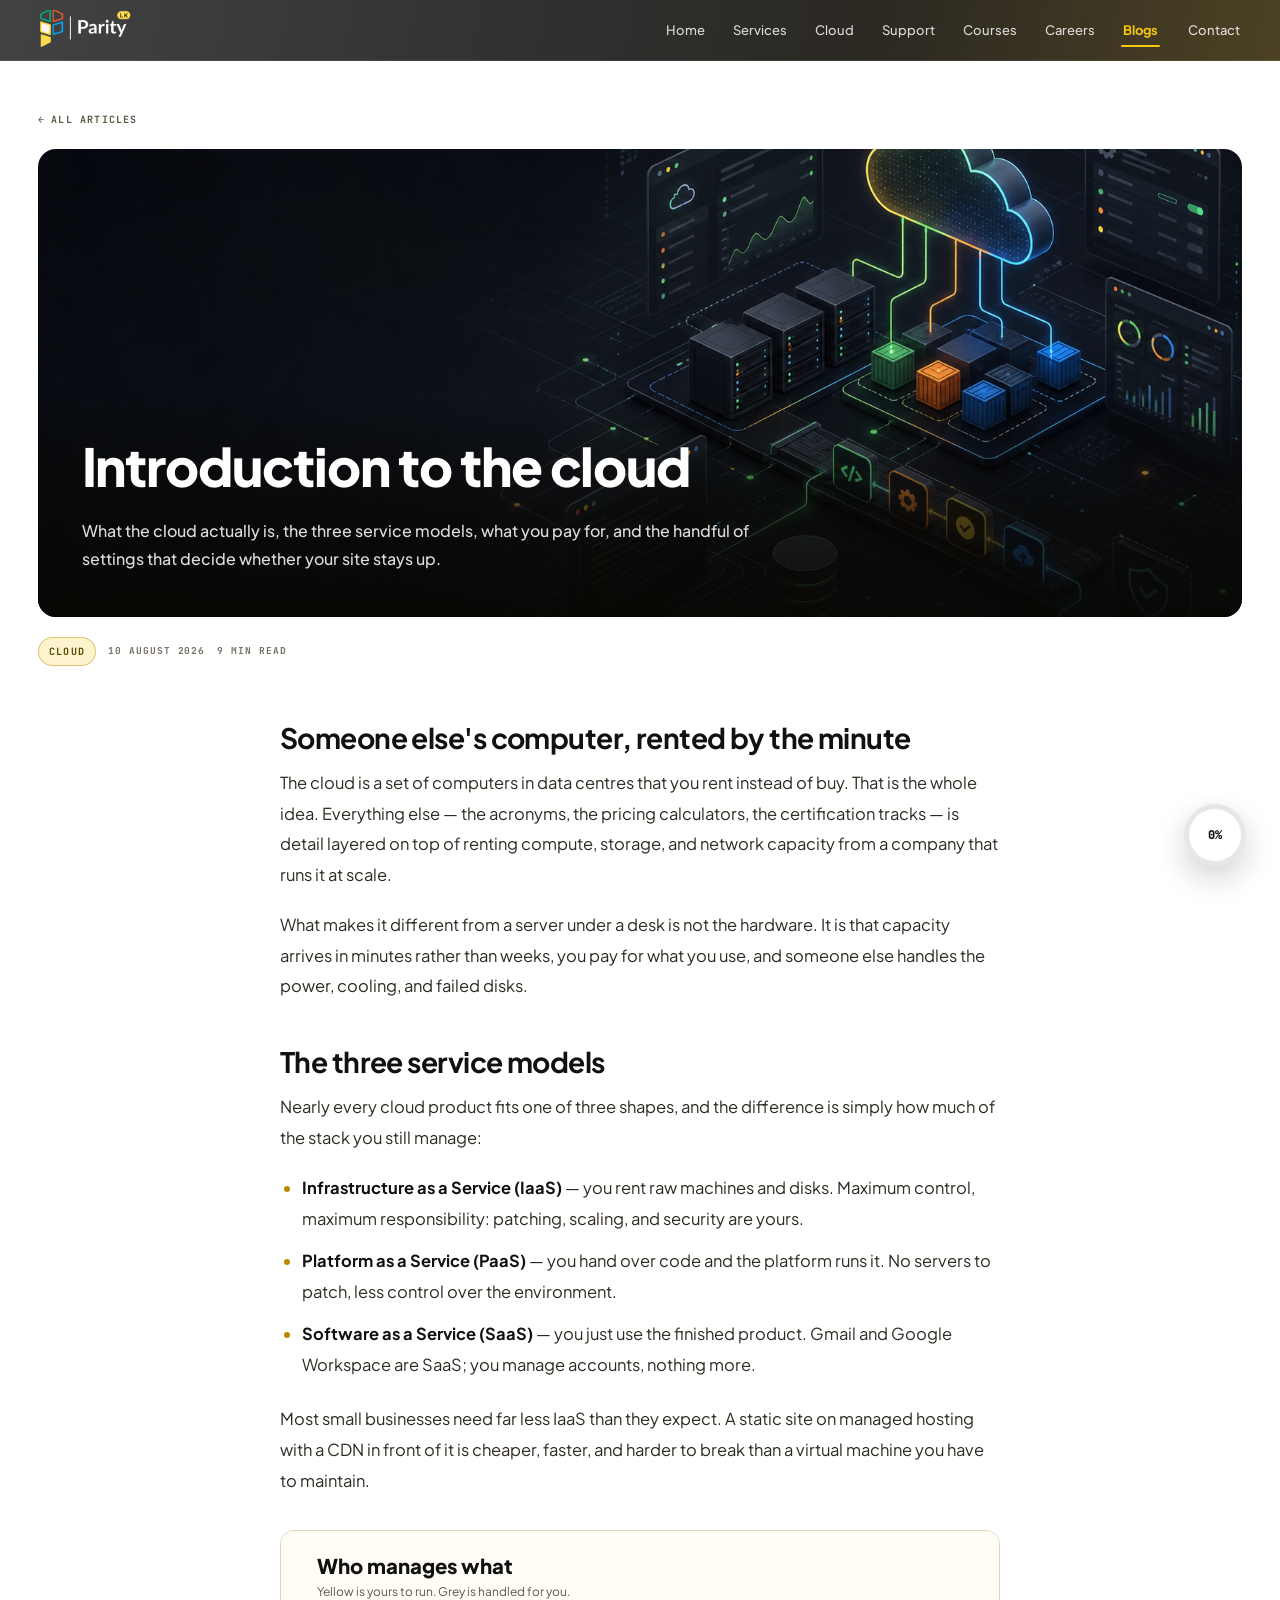
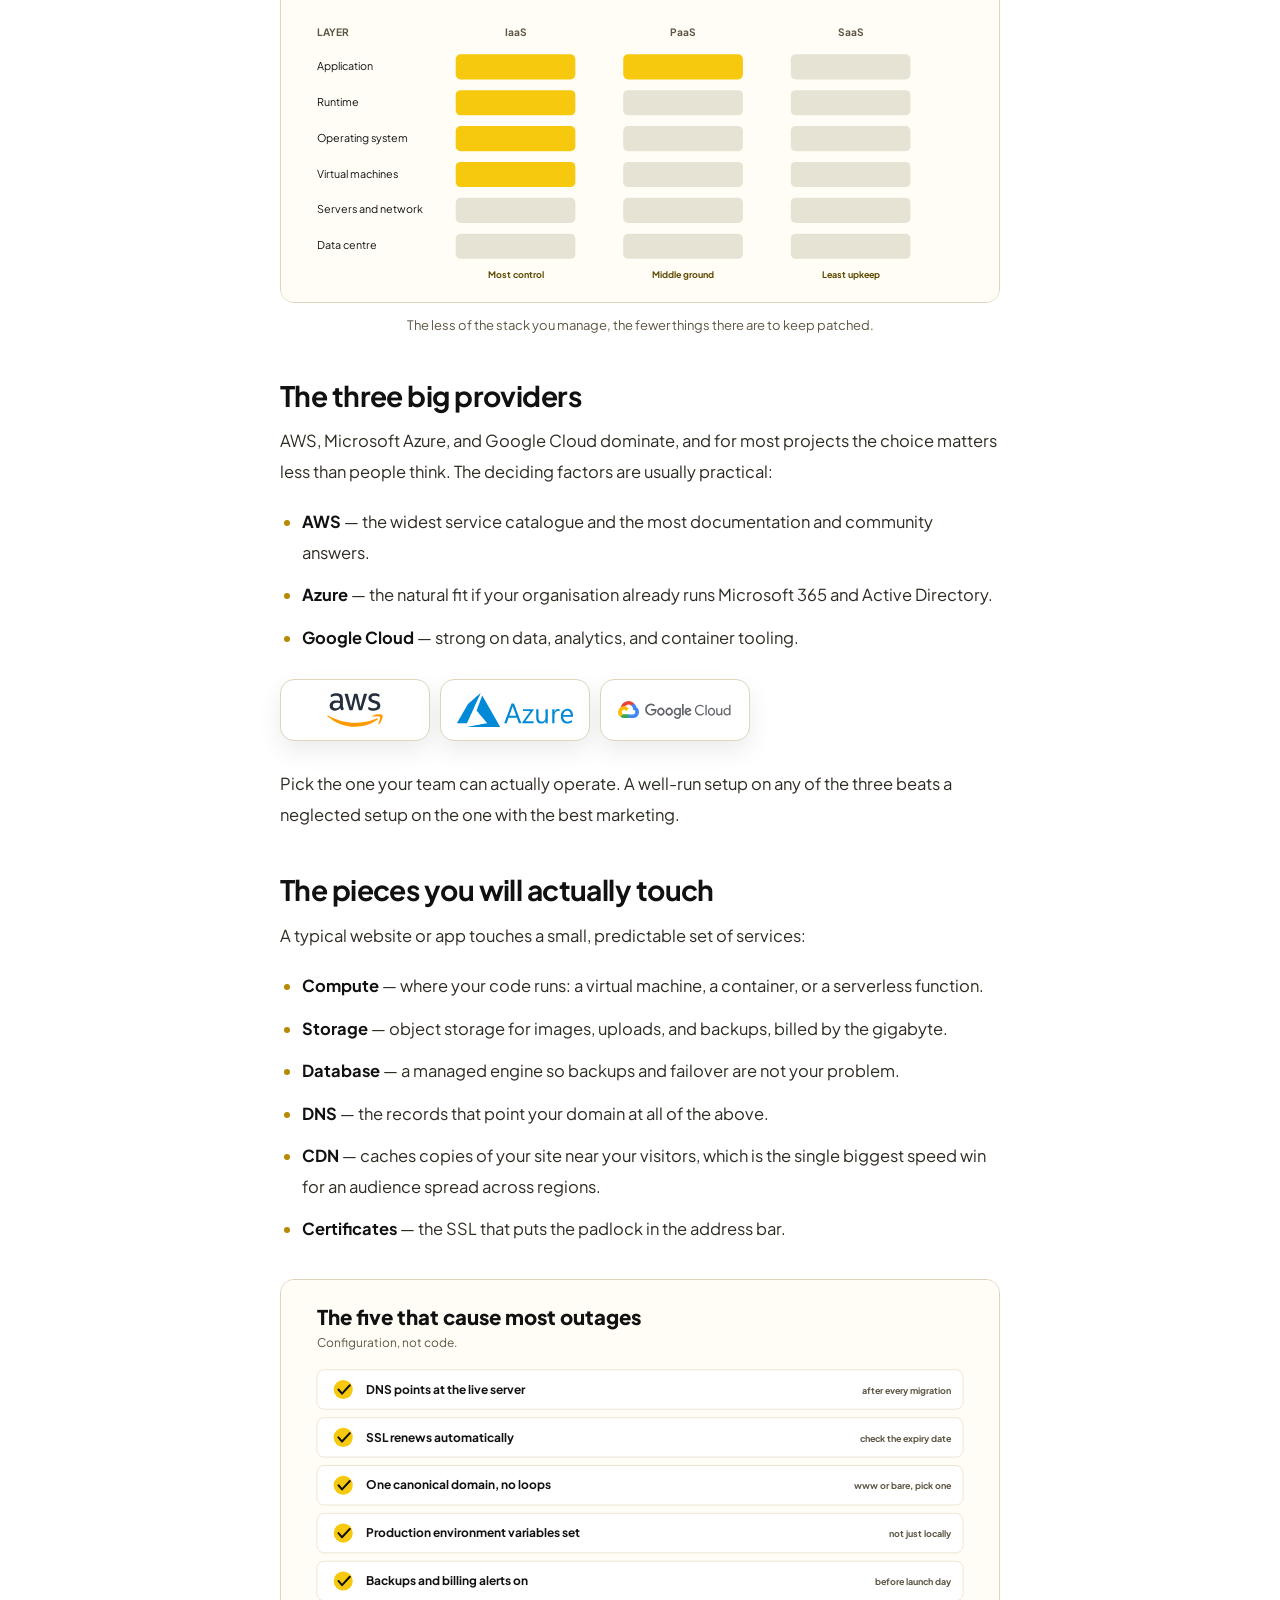
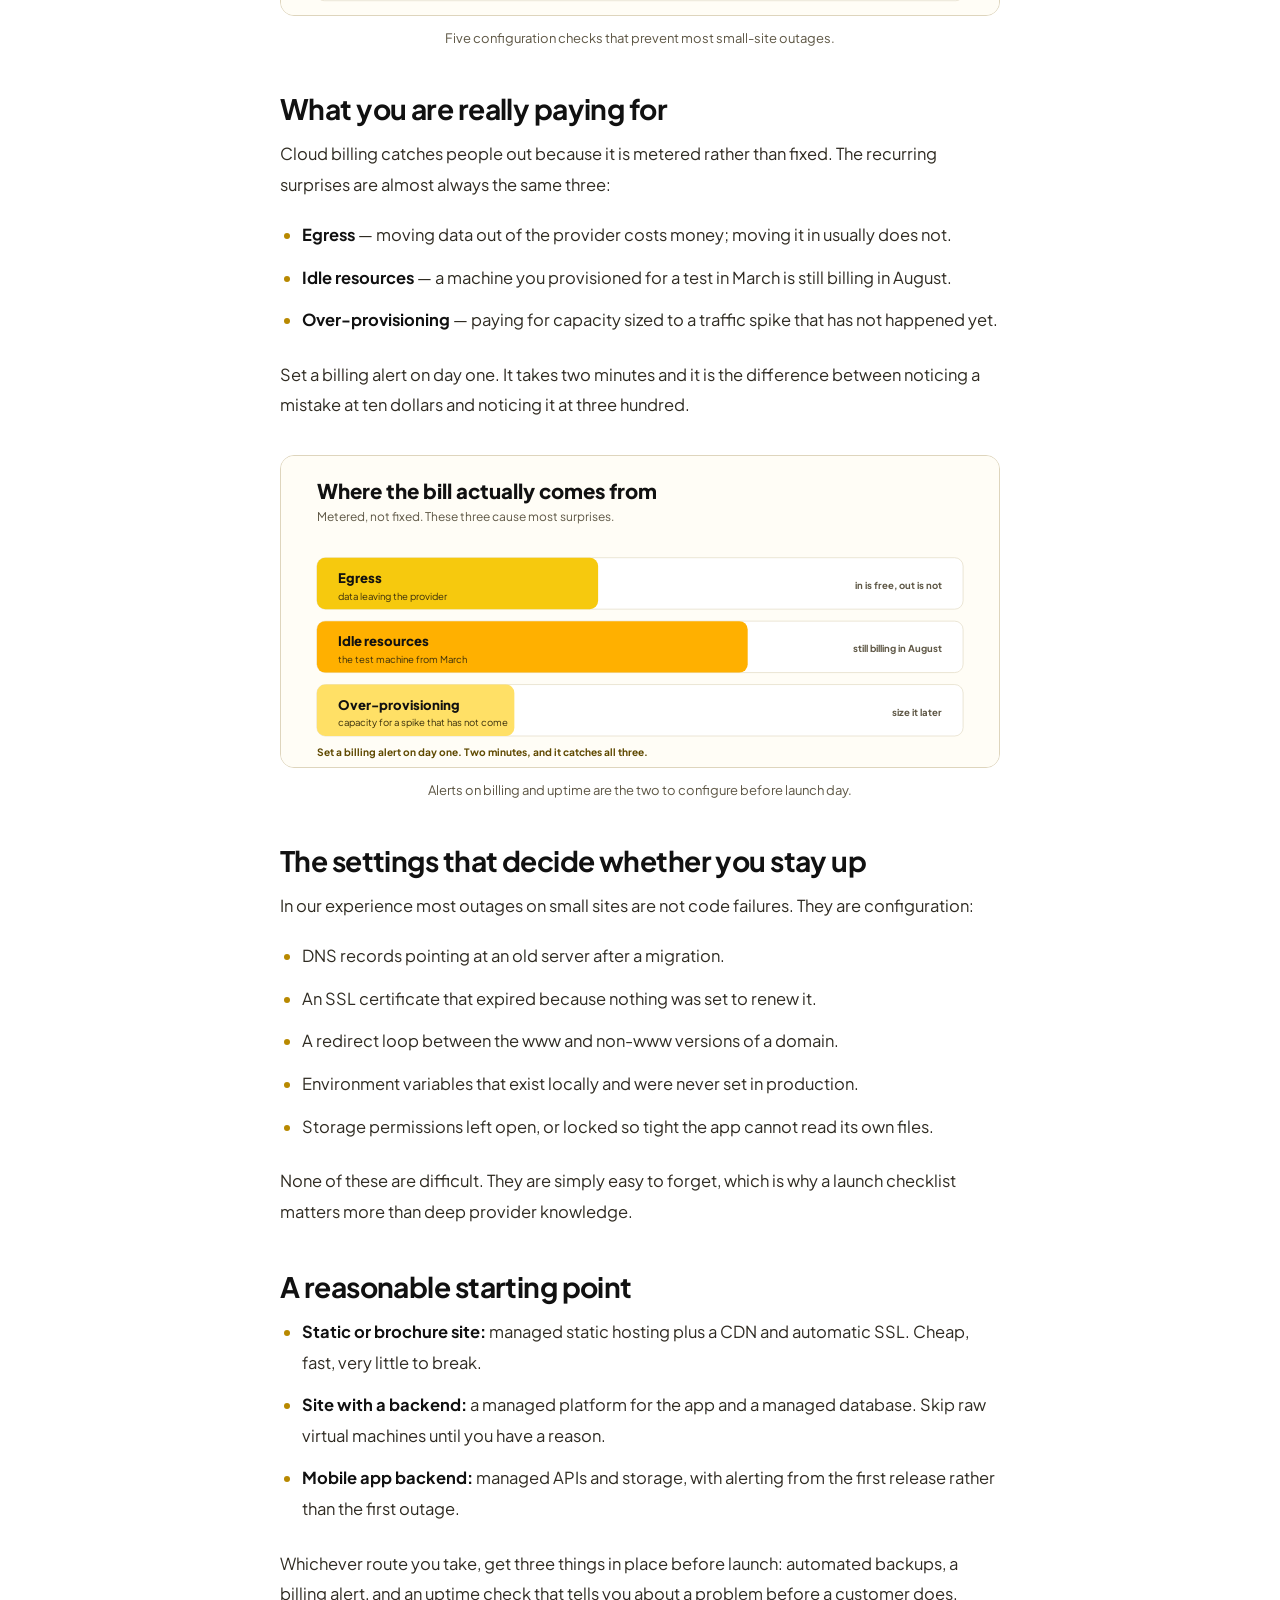
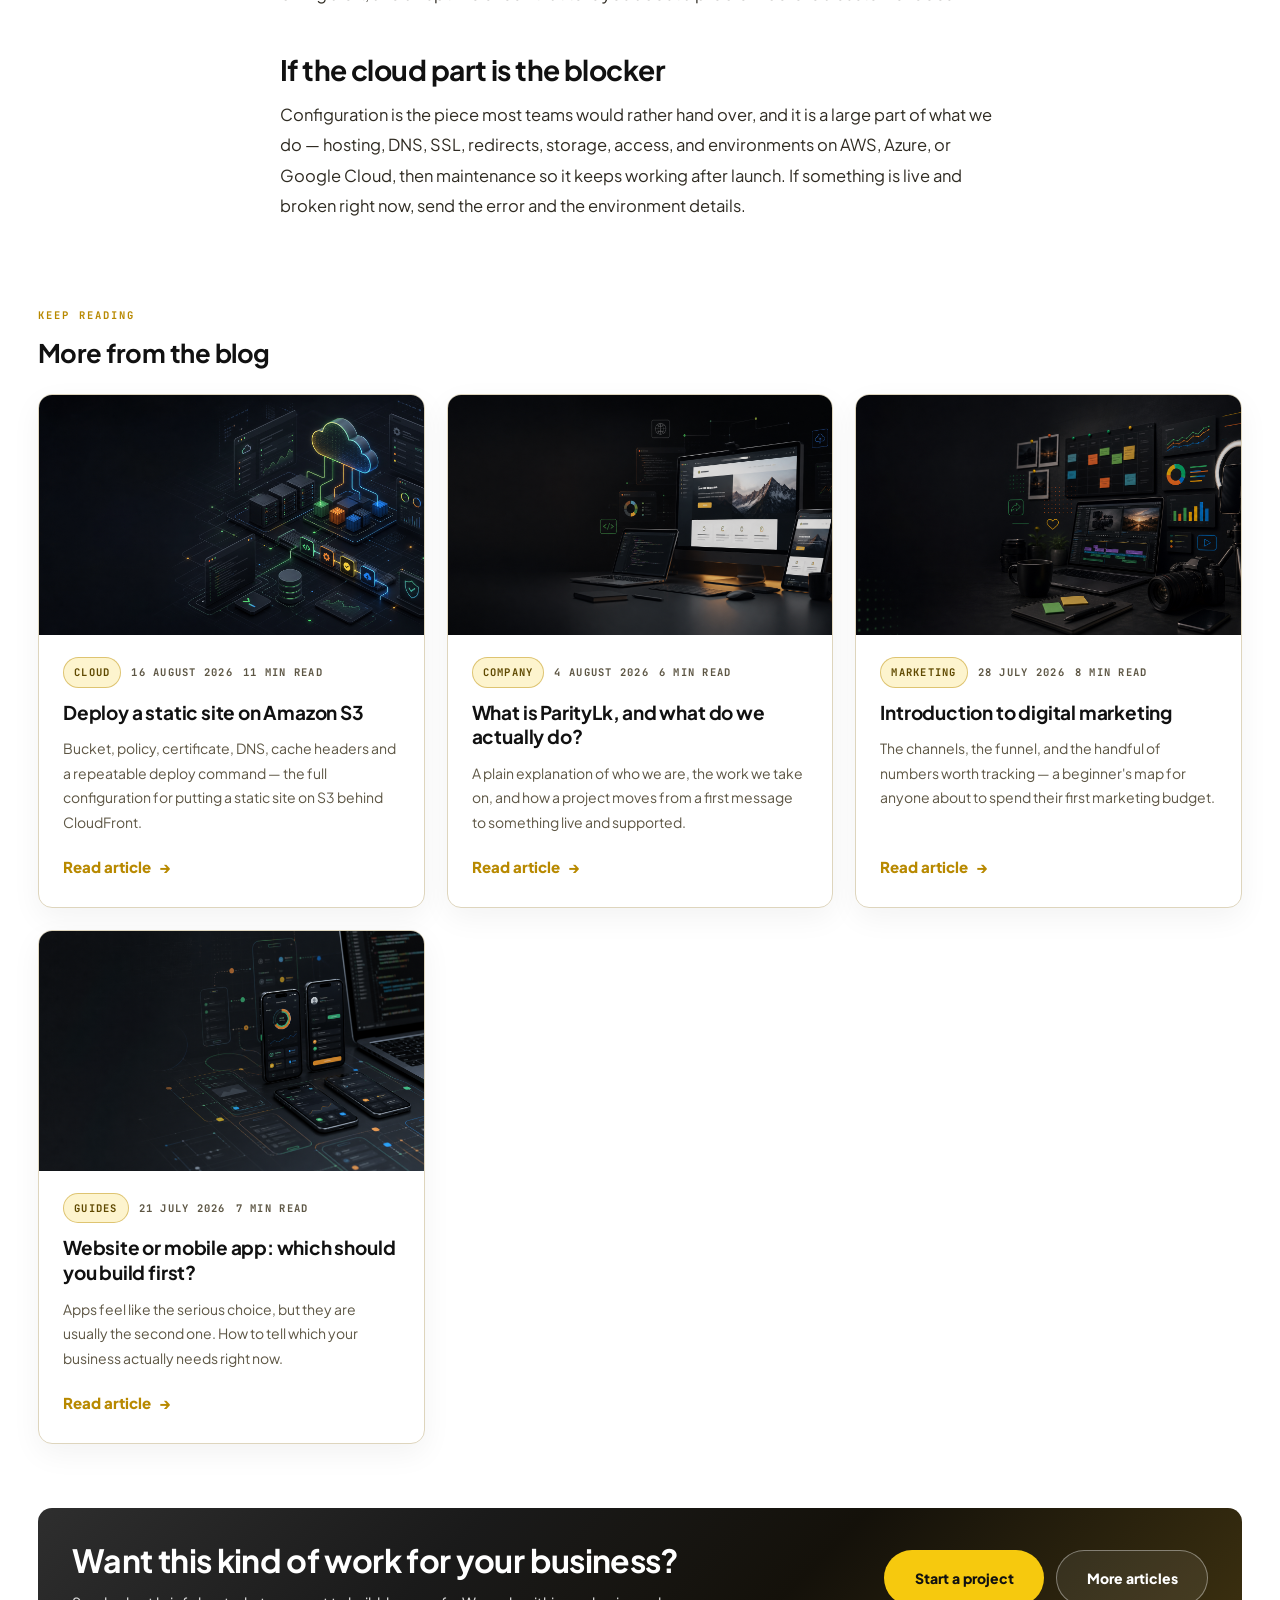
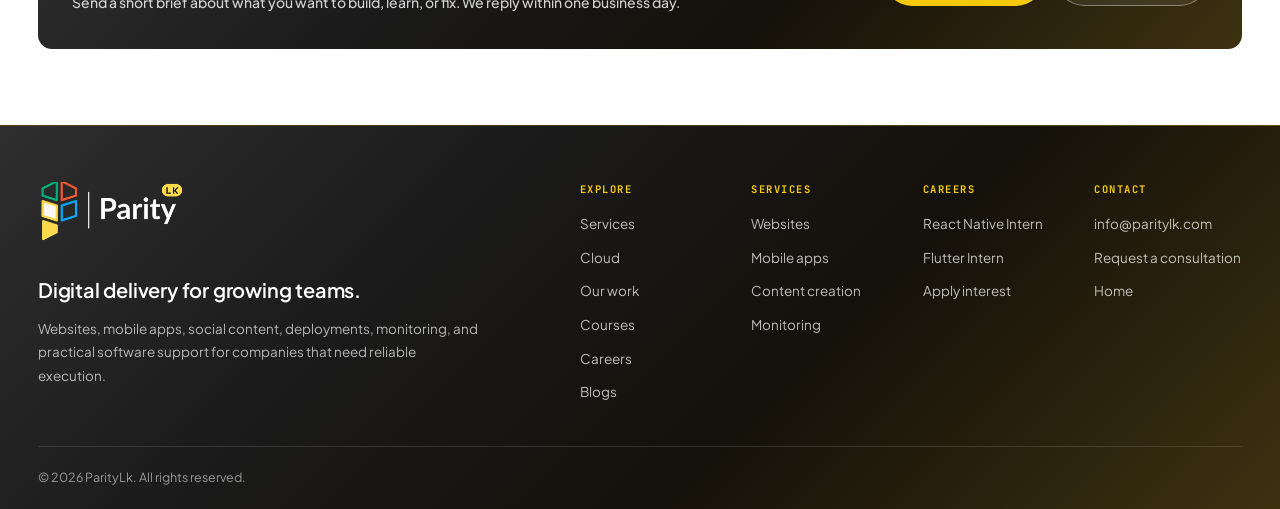
<file: blog/introduction-to-the-cloud/index.html>
<!doctype html>
<html lang="en">
  <head>
    <meta charset="utf-8">
    <meta name="viewport" content="width=device-width, initial-scale=1">
    <base href="/">
    <title>Introduction to the cloud | Parity Lk</title>
    <meta name="description" content="What the cloud actually is, the three service models, what you pay for, and the handful of settings that decide whether your site stays up.">
    <link rel="canonical" href="https://paritylk.com/blog/introduction-to-the-cloud/">
    <meta name="theme-color" content="#111111">
    <meta property="og:title" content="Introduction to the cloud">
    <meta property="og:description" content="What the cloud actually is, the three service models, what you pay for, and the handful of settings that decide whether your site stays up.">
    <meta property="og:type" content="article">
    <meta property="og:image" content="assets/images/hero/hero-cloud.png">
    <meta property="article:published_time" content="2026-08-10">
    <link rel="icon" href="assets/images/paritylk-favicon.png?v=4" type="image/png">
    <link rel="preconnect" href="https://fonts.googleapis.com">
    <link rel="preconnect" href="https://fonts.gstatic.com" crossorigin>
    <link
      href="https://fonts.googleapis.com/css2?family=Plus+Jakarta+Sans:wght@400;500;600;700;800&family=JetBrains+Mono:wght@500;700;800&display=swap"
      rel="stylesheet"
    >
    <link rel="stylesheet" href="assets/css/styles.css?v=multipage-2">
  </head>
  <body>
    <a class="skip-link" href="#main">Skip to content</a>

    <header class="site-header" data-header>
      <div class="container header-inner">
        <a class="brand" href="/" aria-label="ParityLk home">
          <img
            class="brand-logo"
            src="assets/images/paritylk-navbar-logo.png"
            width="128"
            height="54"
            alt=""
            aria-hidden="true"
          >
        </a>

        <button class="nav-toggle" type="button" aria-expanded="false" aria-controls="site-nav">
          <span class="nav-toggle-line"></span>
          <span class="nav-toggle-line"></span>
          <span class="sr-only">Toggle navigation</span>
        </button>

        <nav class="site-nav" id="site-nav" aria-label="Primary navigation">
          <div class="nav-links">
            <a href="/">Home</a>
            <a href="/services/">Services</a>
            <a href="/cloud/">Cloud</a>
            <a href="/support/">Support</a>
            <a href="/courses/">Courses</a>
            <a href="/careers/">Careers</a>
            <a href="/blog/" aria-current="page">Blogs</a>
          </div>
          <a class="nav-cta" href="/contact/">Contact</a>
        </nav>
      </div>
    </header>

    <main id="main">
      <article class="article" data-article>
        <div class="reading-progress" data-reading-progress aria-hidden="true">
          <span class="reading-ring"></span>
          <span class="reading-value" data-reading-value>0%</span>
        </div>

        <section class="page-hero article-head" aria-labelledby="page-title">
          <div class="container article-head-inner">
            <a class="article-back" href="/blog/">All articles</a>

            <figure class="article-hero-media">
              <img src="assets/images/hero/hero-cloud.png" alt="Cloud deployment workspace showing server nodes, containers, and configuration panels." width="1672" height="941">
              <figcaption class="article-hero-overlay">
                <h1 id="page-title">Introduction to the cloud</h1>
                <p class="article-lede">What the cloud actually is, the three service models, what you pay for, and the handful of settings that decide whether your site stays up.</p>
              </figcaption>
            </figure>

            <div class="article-topbar">
              <span class="blog-chip">Cloud</span>
              <span class="article-meta">10 August 2026</span>
              <span class="article-meta">9 min read</span>
            </div>
          </div>
        </section>

        <div class="container article-body">

            <h2>Someone else's computer, rented by the minute</h2>
            <p>
              The cloud is a set of computers in data centres that you rent instead of buy. That
              is the whole idea. Everything else &mdash; the acronyms, the pricing calculators, the
              certification tracks &mdash; is detail layered on top of renting compute, storage, and
              network capacity from a company that runs it at scale.
            </p>
            <p>
              What makes it different from a server under a desk is not the hardware. It is that
              capacity arrives in minutes rather than weeks, you pay for what you use, and someone
              else handles the power, cooling, and failed disks.
            </p>

            <h2>The three service models</h2>
            <p>
              Nearly every cloud product fits one of three shapes, and the difference is simply how
              much of the stack you still manage:
            </p>
            <ul>
              <li>
                <strong>Infrastructure as a Service (IaaS)</strong> &mdash; you rent raw machines and
                disks. Maximum control, maximum responsibility: patching, scaling, and security
                are yours.
              </li>
              <li>
                <strong>Platform as a Service (PaaS)</strong> &mdash; you hand over code and the
                platform runs it. No servers to patch, less control over the environment.
              </li>
              <li>
                <strong>Software as a Service (SaaS)</strong> &mdash; you just use the finished
                product. Gmail and Google Workspace are SaaS; you manage accounts, nothing more.
              </li>
            </ul>
            <p>
              Most small businesses need far less IaaS than they expect. A static site on managed
              hosting with a CDN in front of it is cheaper, faster, and harder to break than a
              virtual machine you have to maintain.
            </p>

            <figure class="article-figure">
              <svg class="article-diagram" aria-label="Chart comparing IaaS, PaaS and SaaS by which layers you manage." xmlns="http://www.w3.org/2000/svg" viewBox="0 0 1200 620" width="1200" height="620" role="img" aria-label="Comparison of IaaS, PaaS and SaaS showing which layers you manage.">
                <rect width="1200" height="620" fill="#fffdf6"/>
                <g font-family="'Plus Jakarta Sans','Helvetica Neue',Helvetica,Arial,sans-serif">
                  <text x="60" y="72" font-size="34" font-weight="800" fill="#111111">Who manages what</text>
                  <text x="60" y="108" font-size="20" fill="#5d5644">Yellow is yours to run. Grey is handled for you.</text>
              
                  <g font-size="17" font-weight="700" fill="#5d5644">
                    <text x="60" y="176">LAYER</text>
                    <text x="392" y="176" text-anchor="middle">IaaS</text>
                    <text x="672" y="176" text-anchor="middle">PaaS</text>
                    <text x="952" y="176" text-anchor="middle">SaaS</text>
                  </g>
              
                  <g font-size="18">
                    <text x="60" y="232" fill="#111111">Application</text>
                    <text x="60" y="292" fill="#111111">Runtime</text>
                    <text x="60" y="352" fill="#111111">Operating system</text>
                    <text x="60" y="412" fill="#111111">Virtual machines</text>
                    <text x="60" y="472" fill="#111111">Servers and network</text>
                    <text x="60" y="532" fill="#111111">Data centre</text>
                  </g>
              
                  <g>
                    <rect x="292" y="206" width="200" height="42" rx="8" fill="#f6c90e"/>
                    <rect x="292" y="266" width="200" height="42" rx="8" fill="#f6c90e"/>
                    <rect x="292" y="326" width="200" height="42" rx="8" fill="#f6c90e"/>
                    <rect x="292" y="386" width="200" height="42" rx="8" fill="#f6c90e"/>
                    <rect x="292" y="446" width="200" height="42" rx="8" fill="#e6e2d4"/>
                    <rect x="292" y="506" width="200" height="42" rx="8" fill="#e6e2d4"/>
              
                    <rect x="572" y="206" width="200" height="42" rx="8" fill="#f6c90e"/>
                    <rect x="572" y="266" width="200" height="42" rx="8" fill="#e6e2d4"/>
                    <rect x="572" y="326" width="200" height="42" rx="8" fill="#e6e2d4"/>
                    <rect x="572" y="386" width="200" height="42" rx="8" fill="#e6e2d4"/>
                    <rect x="572" y="446" width="200" height="42" rx="8" fill="#e6e2d4"/>
                    <rect x="572" y="506" width="200" height="42" rx="8" fill="#e6e2d4"/>
              
                    <rect x="852" y="206" width="200" height="42" rx="8" fill="#e6e2d4"/>
                    <rect x="852" y="266" width="200" height="42" rx="8" fill="#e6e2d4"/>
                    <rect x="852" y="326" width="200" height="42" rx="8" fill="#e6e2d4"/>
                    <rect x="852" y="386" width="200" height="42" rx="8" fill="#e6e2d4"/>
                    <rect x="852" y="446" width="200" height="42" rx="8" fill="#e6e2d4"/>
                    <rect x="852" y="506" width="200" height="42" rx="8" fill="#e6e2d4"/>
                  </g>
              
                  <g font-size="15" font-weight="700" fill="#5f4900">
                    <text x="392" y="580" text-anchor="middle">Most control</text>
                    <text x="672" y="580" text-anchor="middle">Middle ground</text>
                    <text x="952" y="580" text-anchor="middle">Least upkeep</text>
                  </g>
                </g>
              </svg>
              <figcaption>The less of the stack you manage, the fewer things there are to keep patched.</figcaption>
            </figure>

            <h2>The three big providers</h2>
            <p>
              AWS, Microsoft Azure, and Google Cloud dominate, and for most projects the choice
              matters less than people think. The deciding factors are usually practical:
            </p>
            <ul>
              <li><strong>AWS</strong> &mdash; the widest service catalogue and the most documentation and community answers.</li>
              <li><strong>Azure</strong> &mdash; the natural fit if your organisation already runs Microsoft 365 and Active Directory.</li>
              <li><strong>Google Cloud</strong> &mdash; strong on data, analytics, and container tooling.</li>
            </ul>
            <div class="cloud-providers article-logos" aria-label="Cloud platforms we work with">
              <span class="cloud-provider">
                <img src="assets/images/cloud/aws.svg" width="512" height="307" alt="Amazon Web Services logo" loading="lazy">
              </span>
              <span class="cloud-provider">
                <img src="assets/images/cloud/azure.svg" width="187" height="54" alt="Microsoft Azure logo" loading="lazy">
              </span>
              <span class="cloud-provider">
                <img src="assets/images/cloud/gcp.svg" width="512" height="79" alt="Google Cloud logo" loading="lazy">
              </span>
            </div>

            <p>
              Pick the one your team can actually operate. A well-run setup on any of the three
              beats a neglected setup on the one with the best marketing.
            </p>

            <h2>The pieces you will actually touch</h2>
            <p>
              A typical website or app touches a small, predictable set of services:
            </p>
            <ul>
              <li><strong>Compute</strong> &mdash; where your code runs: a virtual machine, a container, or a serverless function.</li>
              <li><strong>Storage</strong> &mdash; object storage for images, uploads, and backups, billed by the gigabyte.</li>
              <li><strong>Database</strong> &mdash; a managed engine so backups and failover are not your problem.</li>
              <li><strong>DNS</strong> &mdash; the records that point your domain at all of the above.</li>
              <li><strong>CDN</strong> &mdash; caches copies of your site near your visitors, which is the single biggest speed win for an audience spread across regions.</li>
              <li><strong>Certificates</strong> &mdash; the SSL that puts the padlock in the address bar.</li>
            </ul>

            <figure class="article-figure">
              <svg class="article-diagram" aria-label="Checklist of DNS, SSL, redirects, environment variables and backups." xmlns="http://www.w3.org/2000/svg" viewBox="0 0 1200 560" width="1200" height="560" role="img" aria-label="Launch checklist covering DNS, SSL, redirects, environment variables and backups.">
                <rect width="1200" height="560" fill="#fffdf6"/>
                <g font-family="'Plus Jakarta Sans','Helvetica Neue',Helvetica,Arial,sans-serif">
                  <text x="60" y="76" font-size="34" font-weight="800" fill="#111111">The five that cause most outages</text>
                  <text x="60" y="112" font-size="20" fill="#5d5644">Configuration, not code.</text>
              
                  <g>
                    <rect x="60" y="150" width="1080" height="66" rx="12" fill="#ffffff" stroke="#ded5bd"/>
                    <circle cx="104" cy="183" r="16" fill="#f6c90e"/>
                    <path d="M96 183 l6 7 l13 -14" fill="none" stroke="#111111" stroke-width="3.4" stroke-linecap="round" stroke-linejoin="round"/>
                    <text x="142" y="190" font-size="20" font-weight="700" fill="#111111">DNS points at the live server</text>
                    <text x="1120" y="190" font-size="15" font-weight="700" fill="#5d5644" text-anchor="end">after every migration</text>
                  </g>
              
                  <g>
                    <rect x="60" y="230" width="1080" height="66" rx="12" fill="#ffffff" stroke="#ded5bd"/>
                    <circle cx="104" cy="263" r="16" fill="#f6c90e"/>
                    <path d="M96 263 l6 7 l13 -14" fill="none" stroke="#111111" stroke-width="3.4" stroke-linecap="round" stroke-linejoin="round"/>
                    <text x="142" y="270" font-size="20" font-weight="700" fill="#111111">SSL renews automatically</text>
                    <text x="1120" y="270" font-size="15" font-weight="700" fill="#5d5644" text-anchor="end">check the expiry date</text>
                  </g>
              
                  <g>
                    <rect x="60" y="310" width="1080" height="66" rx="12" fill="#ffffff" stroke="#ded5bd"/>
                    <circle cx="104" cy="343" r="16" fill="#f6c90e"/>
                    <path d="M96 343 l6 7 l13 -14" fill="none" stroke="#111111" stroke-width="3.4" stroke-linecap="round" stroke-linejoin="round"/>
                    <text x="142" y="350" font-size="20" font-weight="700" fill="#111111">One canonical domain, no loops</text>
                    <text x="1120" y="350" font-size="15" font-weight="700" fill="#5d5644" text-anchor="end">www or bare, pick one</text>
                  </g>
              
                  <g>
                    <rect x="60" y="390" width="1080" height="66" rx="12" fill="#ffffff" stroke="#ded5bd"/>
                    <circle cx="104" cy="423" r="16" fill="#f6c90e"/>
                    <path d="M96 423 l6 7 l13 -14" fill="none" stroke="#111111" stroke-width="3.4" stroke-linecap="round" stroke-linejoin="round"/>
                    <text x="142" y="430" font-size="20" font-weight="700" fill="#111111">Production environment variables set</text>
                    <text x="1120" y="430" font-size="15" font-weight="700" fill="#5d5644" text-anchor="end">not just locally</text>
                  </g>
              
                  <g>
                    <rect x="60" y="470" width="1080" height="66" rx="12" fill="#ffffff" stroke="#ded5bd"/>
                    <circle cx="104" cy="503" r="16" fill="#f6c90e"/>
                    <path d="M96 503 l6 7 l13 -14" fill="none" stroke="#111111" stroke-width="3.4" stroke-linecap="round" stroke-linejoin="round"/>
                    <text x="142" y="510" font-size="20" font-weight="700" fill="#111111">Backups and billing alerts on</text>
                    <text x="1120" y="510" font-size="15" font-weight="700" fill="#5d5644" text-anchor="end">before launch day</text>
                  </g>
                </g>
              </svg>
              <figcaption>Five configuration checks that prevent most small-site outages.</figcaption>
            </figure>

            <h2>What you are really paying for</h2>
            <p>
              Cloud billing catches people out because it is metered rather than fixed. The
              recurring surprises are almost always the same three:
            </p>
            <ul>
              <li><strong>Egress</strong> &mdash; moving data out of the provider costs money; moving it in usually does not.</li>
              <li><strong>Idle resources</strong> &mdash; a machine you provisioned for a test in March is still billing in August.</li>
              <li><strong>Over-provisioning</strong> &mdash; paying for capacity sized to a traffic spike that has not happened yet.</li>
            </ul>
            <p>
              Set a billing alert on day one. It takes two minutes and it is the difference between
              noticing a mistake at ten dollars and noticing it at three hundred.
            </p>

            <figure class="article-figure">
              <svg class="article-diagram" aria-label="Chart of egress, idle resources and over-provisioning as sources of cloud cost." xmlns="http://www.w3.org/2000/svg" viewBox="0 0 1200 520" width="1200" height="520" role="img" aria-label="The three recurring sources of surprise cloud costs: egress, idle resources and over-provisioning.">
                <rect width="1200" height="520" fill="#fffdf6"/>
                <g font-family="'Plus Jakarta Sans','Helvetica Neue',Helvetica,Arial,sans-serif">
                  <text x="60" y="72" font-size="34" font-weight="800" fill="#111111">Where the bill actually comes from</text>
                  <text x="60" y="108" font-size="20" fill="#5d5644">Metered, not fixed. These three cause most surprises.</text>
              
                  <g>
                    <rect x="60" y="170" width="1080" height="86" rx="14" fill="#ffffff" stroke="#ded5bd"/>
                    <rect x="60" y="170" width="470" height="86" rx="14" fill="#f6c90e"/>
                    <text x="96" y="212" font-size="22" font-weight="800" fill="#111111">Egress</text>
                    <text x="96" y="240" font-size="16" fill="#3a2f0d">data leaving the provider</text>
                    <text x="1104" y="222" font-size="16" font-weight="700" fill="#5d5644" text-anchor="end">in is free, out is not</text>
                  </g>
              
                  <g>
                    <rect x="60" y="276" width="1080" height="86" rx="14" fill="#ffffff" stroke="#ded5bd"/>
                    <rect x="60" y="276" width="720" height="86" rx="14" fill="#ffb000"/>
                    <text x="96" y="318" font-size="22" font-weight="800" fill="#111111">Idle resources</text>
                    <text x="96" y="346" font-size="16" fill="#3a2f0d">the test machine from March</text>
                    <text x="1104" y="328" font-size="16" font-weight="700" fill="#5d5644" text-anchor="end">still billing in August</text>
                  </g>
              
                  <g>
                    <rect x="60" y="382" width="1080" height="86" rx="14" fill="#ffffff" stroke="#ded5bd"/>
                    <rect x="60" y="382" width="330" height="86" rx="14" fill="#ffe066"/>
                    <text x="96" y="424" font-size="22" font-weight="800" fill="#111111">Over-provisioning</text>
                    <text x="96" y="452" font-size="16" fill="#3a2f0d">capacity for a spike that has not come</text>
                    <text x="1104" y="434" font-size="16" font-weight="700" fill="#5d5644" text-anchor="end">size it later</text>
                  </g>
              
                  <text x="60" y="502" font-size="17" font-weight="700" fill="#5f4900">Set a billing alert on day one. Two minutes, and it catches all three.</text>
                </g>
              </svg>
              <figcaption>Alerts on billing and uptime are the two to configure before launch day.</figcaption>
            </figure>

            <h2>The settings that decide whether you stay up</h2>
            <p>
              In our experience most outages on small sites are not code failures. They are
              configuration:
            </p>
            <ul>
              <li>DNS records pointing at an old server after a migration.</li>
              <li>An SSL certificate that expired because nothing was set to renew it.</li>
              <li>A redirect loop between the www and non-www versions of a domain.</li>
              <li>Environment variables that exist locally and were never set in production.</li>
              <li>Storage permissions left open, or locked so tight the app cannot read its own files.</li>
            </ul>
            <p>
              None of these are difficult. They are simply easy to forget, which is why a launch
              checklist matters more than deep provider knowledge.
            </p>

            <h2>A reasonable starting point</h2>
            <ul>
              <li><strong>Static or brochure site:</strong> managed static hosting plus a CDN and automatic SSL. Cheap, fast, very little to break.</li>
              <li><strong>Site with a backend:</strong> a managed platform for the app and a managed database. Skip raw virtual machines until you have a reason.</li>
              <li><strong>Mobile app backend:</strong> managed APIs and storage, with alerting from the first release rather than the first outage.</li>
            </ul>
            <p>
              Whichever route you take, get three things in place before launch: automated
              backups, a billing alert, and an uptime check that tells you about a problem before
              a customer does.
            </p>

            <h2>If the cloud part is the blocker</h2>
            <p>
              Configuration is the piece most teams would rather hand over, and it is a large part
              of what we do &mdash; hosting, DNS, SSL, redirects, storage, access, and environments on
              AWS, Azure, or Google Cloud, then maintenance so it keeps working after launch. If
              something is live and broken right now, send the error and the environment details.
            </p>
        
        </div>

        <div class="container article-related">
          <div class="article-related-head">
            <p class="eyebrow">Keep reading</p>
            <h2>More from the blog</h2>
          </div>
          <div class="blog-grid">
          <article class="blog-card">
            <a class="blog-card-media" href="/blog/deploy-a-static-site-on-s3/" tabindex="-1" aria-hidden="true">
              <img src="assets/images/hero/hero-cloud.png" alt="" loading="lazy">
            </a>
            <div class="blog-card-body">
              <div class="blog-meta">
                <span class="blog-chip">Cloud</span>
                <span>16 August 2026</span>
                <span>11 min read</span>
              </div>
              <h3><a href="/blog/deploy-a-static-site-on-s3/">Deploy a static site on Amazon S3</a></h3>
              <p>Bucket, policy, certificate, DNS, cache headers and a repeatable deploy command &mdash; the full configuration for putting a static site on S3 behind CloudFront.</p>
              <span class="summary-more">Read article</span>
            </div>
          </article>

          <article class="blog-card">
            <a class="blog-card-media" href="/blog/what-is-paritylk/" tabindex="-1" aria-hidden="true">
              <img src="assets/images/hero/hero-websites.png" alt="" loading="lazy">
            </a>
            <div class="blog-card-body">
              <div class="blog-meta">
                <span class="blog-chip">Company</span>
                <span>4 August 2026</span>
                <span>6 min read</span>
              </div>
              <h3><a href="/blog/what-is-paritylk/">What is ParityLk, and what do we actually do?</a></h3>
              <p>A plain explanation of who we are, the work we take on, and how a project moves from a first message to something live and supported.</p>
              <span class="summary-more">Read article</span>
            </div>
          </article>

          <article class="blog-card">
            <a class="blog-card-media" href="/blog/introduction-to-digital-marketing/" tabindex="-1" aria-hidden="true">
              <img src="assets/images/hero/hero-content.png" alt="" loading="lazy">
            </a>
            <div class="blog-card-body">
              <div class="blog-meta">
                <span class="blog-chip">Marketing</span>
                <span>28 July 2026</span>
                <span>8 min read</span>
              </div>
              <h3><a href="/blog/introduction-to-digital-marketing/">Introduction to digital marketing</a></h3>
              <p>The channels, the funnel, and the handful of numbers worth tracking &mdash; a beginner's map for anyone about to spend their first marketing budget.</p>
              <span class="summary-more">Read article</span>
            </div>
          </article>

          <article class="blog-card">
            <a class="blog-card-media" href="/blog/website-or-mobile-app-first/" tabindex="-1" aria-hidden="true">
              <img src="assets/images/hero/hero-mobile-apps.png" alt="" loading="lazy">
            </a>
            <div class="blog-card-body">
              <div class="blog-meta">
                <span class="blog-chip">Guides</span>
                <span>21 July 2026</span>
                <span>7 min read</span>
              </div>
              <h3><a href="/blog/website-or-mobile-app-first/">Website or mobile app: which should you build first?</a></h3>
              <p>Apps feel like the serious choice, but they are usually the second one. How to tell which your business actually needs right now.</p>
              <span class="summary-more">Read article</span>
            </div>
          </article>
          </div>
        </div>

        <div class="container">
          <div class="cta-band">
            <div>
              <h2>Want this kind of work for your business?</h2>
              <p>Send a short brief about what you want to build, learn, or fix. We reply within one business day.</p>
            </div>
            <div class="cta-actions">
              <a class="button button-primary" href="/contact/">Start a project</a>
              <a class="button button-secondary" href="/blog/">More articles</a>
            </div>
          </div>
        </div>
      </article>
    </main>

    <footer class="site-footer" aria-labelledby="footer-title">
      <div class="container footer-main">
        <div class="footer-brand">
          <a class="footer-logo" href="/" aria-label="ParityLk home">
            <img
              src="assets/images/paritylk-navbar-logo.png"
              width="128"
              height="54"
              alt=""
              aria-hidden="true"
            >
          </a>
          <h2 id="footer-title">Digital delivery for growing teams.</h2>
          <p>
            Websites, mobile apps, social content, deployments, monitoring, and practical
            software support for companies that need reliable execution.
          </p>
        </div>

        <nav class="footer-links" aria-label="Footer navigation">
          <div>
            <h3>Explore</h3>
            <a href="/services/">Services</a>
            <a href="/cloud/">Cloud</a>
            <a href="/support/">Our work</a>
            <a href="/courses/">Courses</a>
            <a href="/careers/">Careers</a>
            <a href="/blog/">Blogs</a>
          </div>
          <div>
            <h3>Services</h3>
            <a href="/services/">Websites</a>
            <a href="/services/">Mobile apps</a>
            <a href="/services/">Content creation</a>
            <a href="/services/">Monitoring</a>
          </div>
          <div>
            <h3>Careers</h3>
            <a href="/careers/">React Native Intern</a>
            <a href="/careers/">Flutter Intern</a>
            <a href="https://forms.gle/r8dBgu6D9do1oTmeA" target="_blank" rel="noopener">Apply interest</a>
          </div>
          <div>
            <h3>Contact</h3>
            <a href="mailto:info@paritylk.com">info@paritylk.com</a>
            <a href="/contact/">Request a consultation</a>
            <a href="/">Home</a>
          </div>
        </nav>
      </div>

      <div class="container footer-bottom">
        <p>&copy; <span data-year></span> ParityLk. All rights reserved.</p>
      </div>
    </footer>

    <script src="assets/js/main.js?v=multipage-2"></script>
  </body>
</html>
</file>
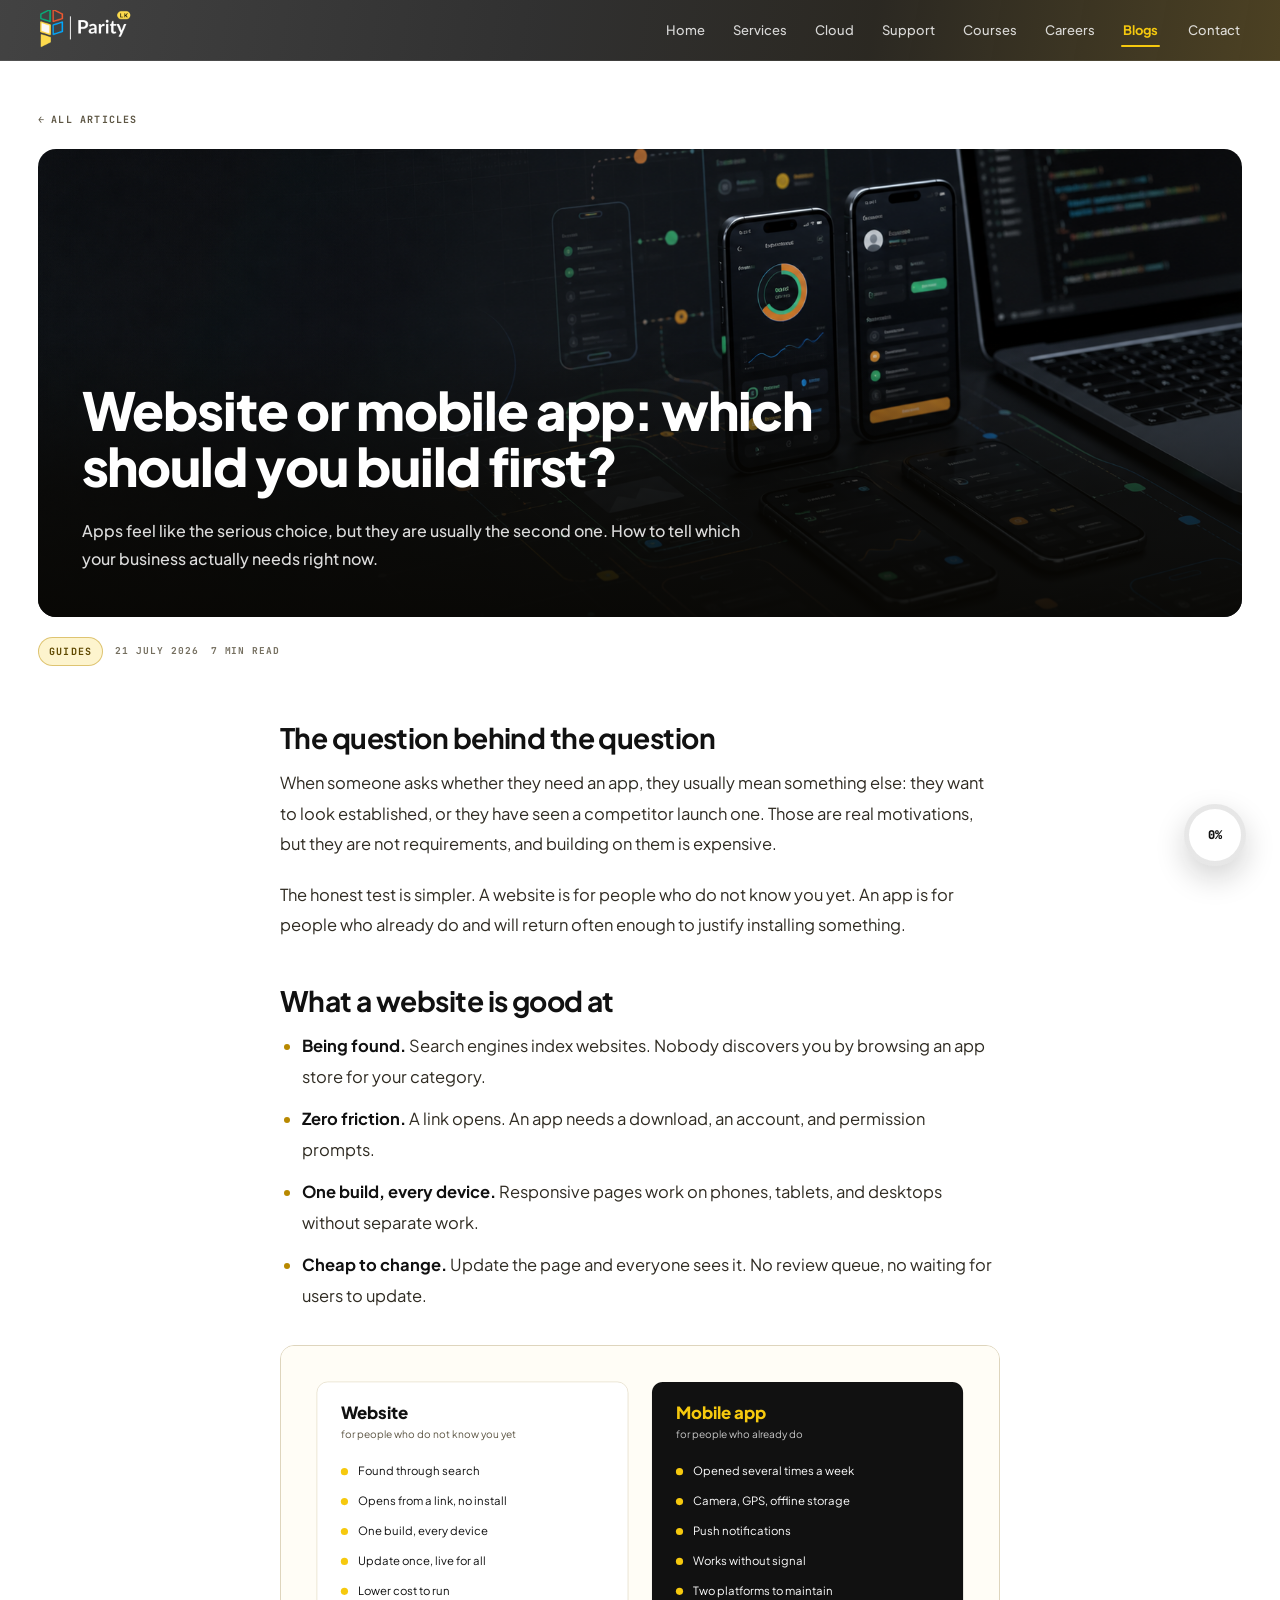
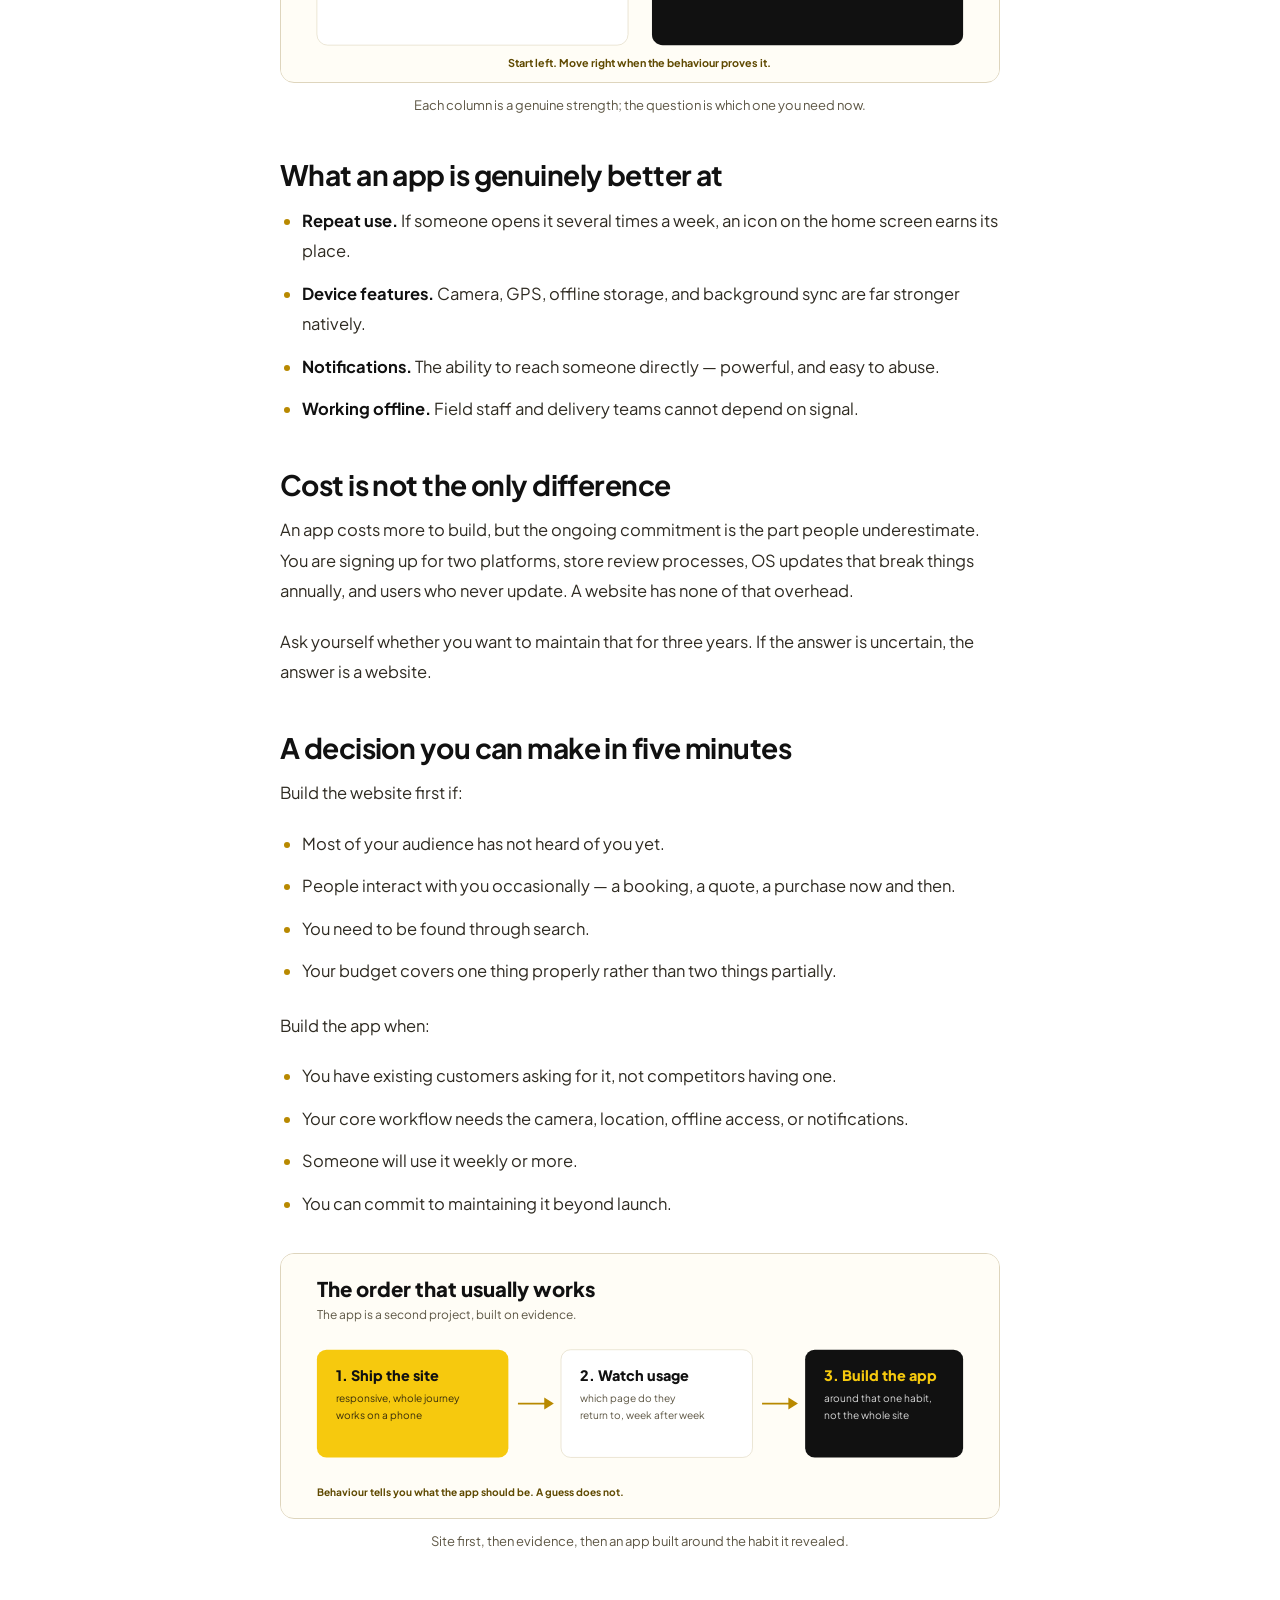
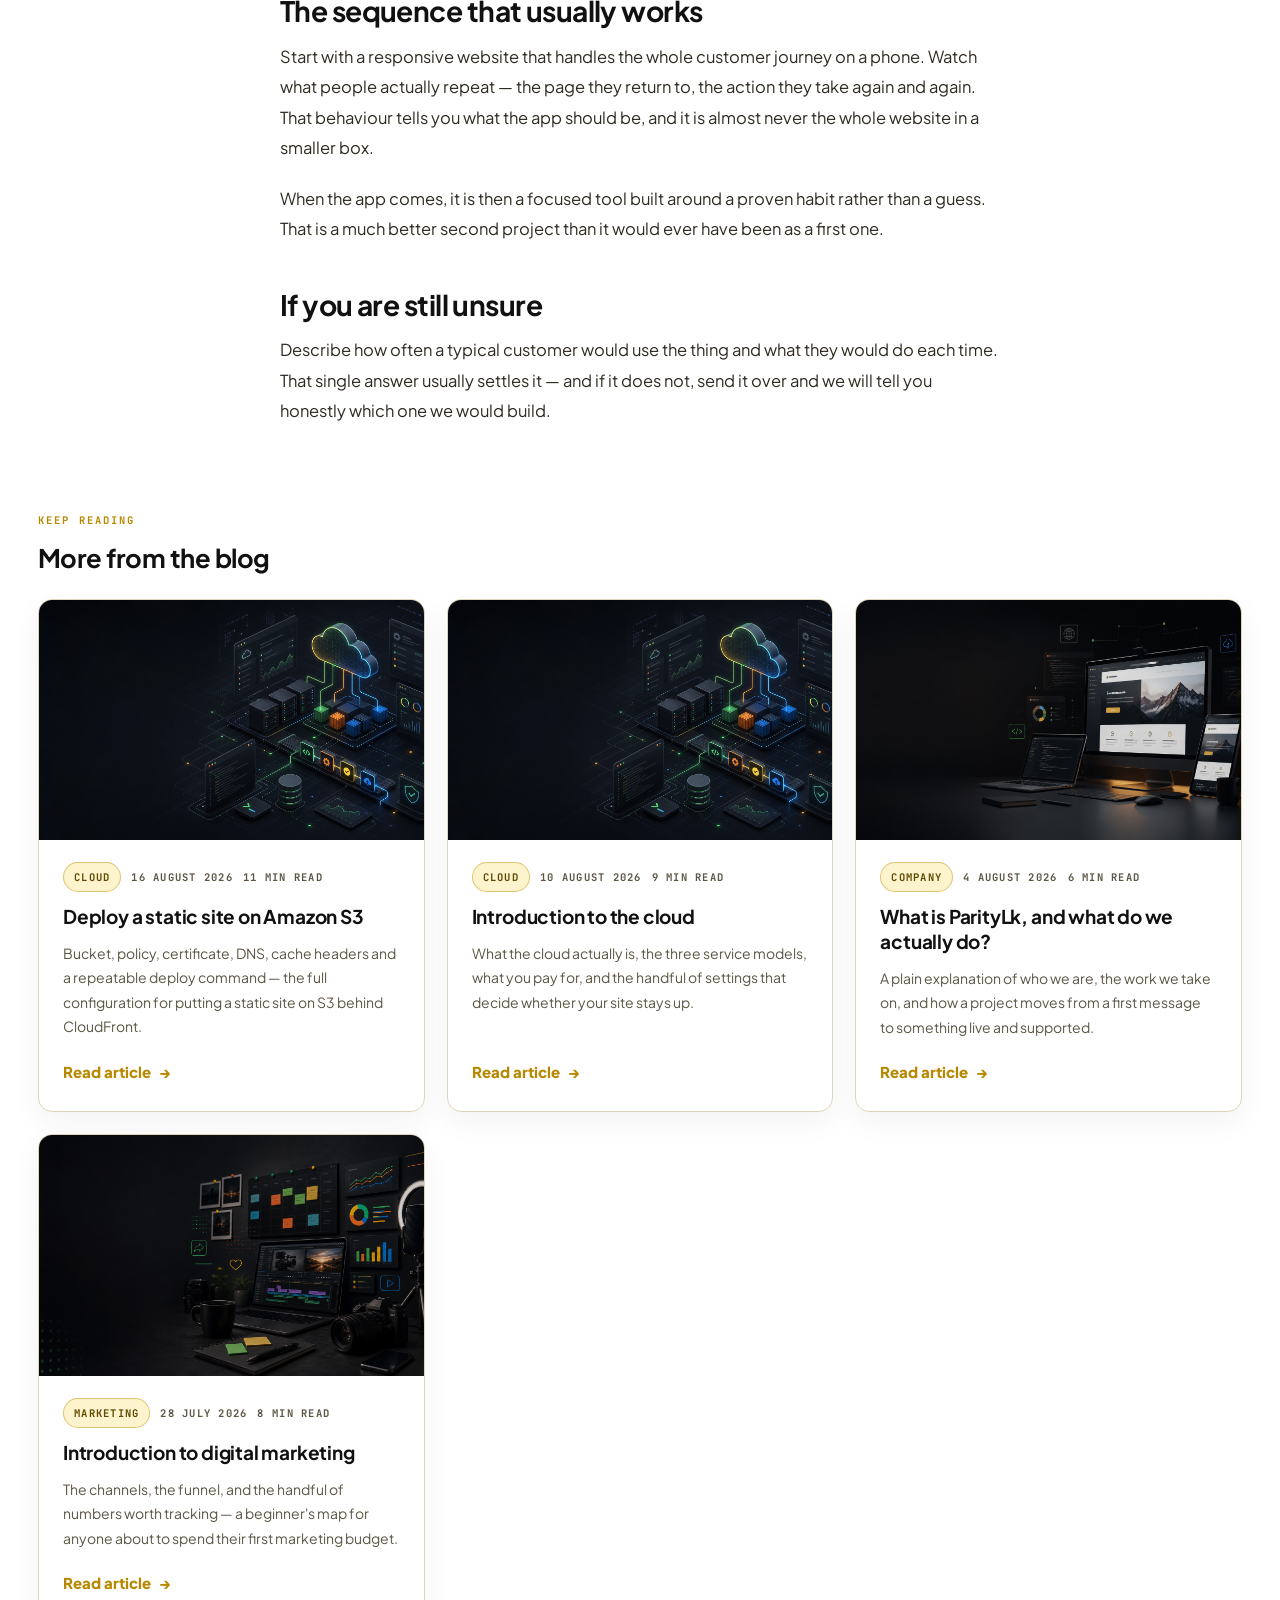
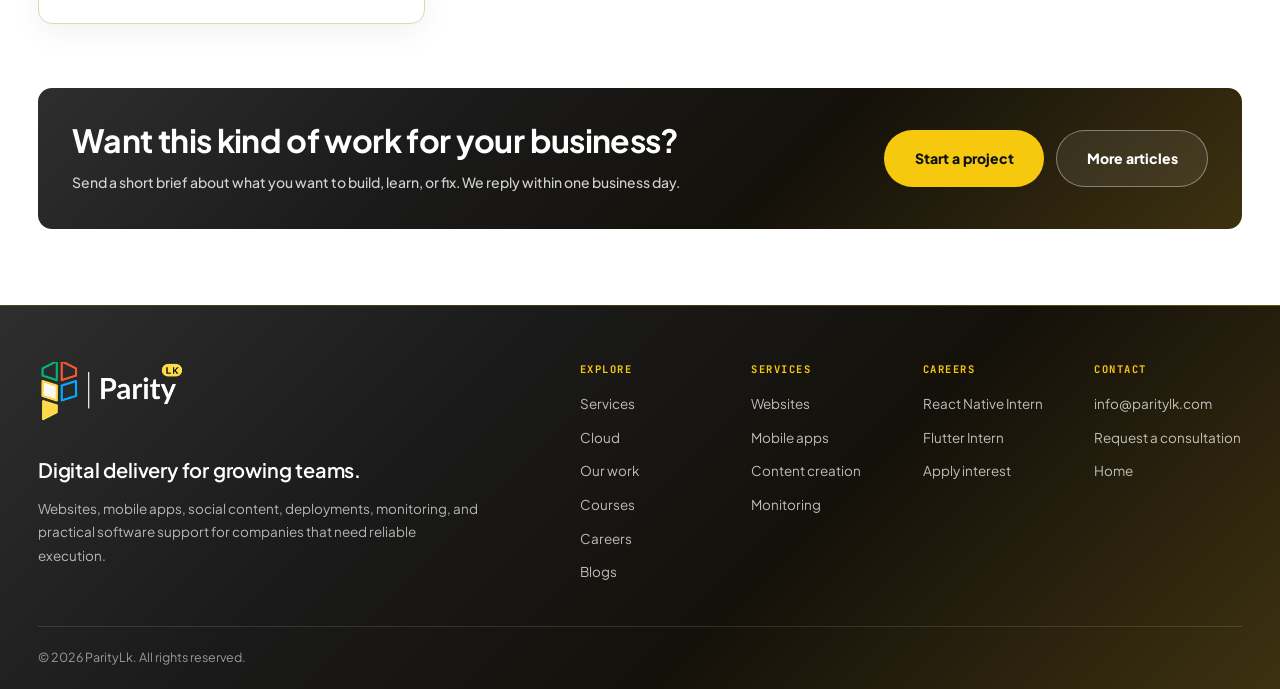
<file: blog/website-or-mobile-app-first/index.html>
<!doctype html>
<html lang="en">
  <head>
    <meta charset="utf-8">
    <meta name="viewport" content="width=device-width, initial-scale=1">
    <base href="/">
    <title>Website or mobile app: which should you build first? | Parity Lk</title>
    <meta name="description" content="Apps feel like the serious choice, but they are usually the second one. How to tell which your business actually needs right now.">
    <link rel="canonical" href="https://paritylk.com/blog/website-or-mobile-app-first/">
    <meta name="theme-color" content="#111111">
    <meta property="og:title" content="Website or mobile app: which should you build first?">
    <meta property="og:description" content="Apps feel like the serious choice, but they are usually the second one. How to tell which your business actually needs right now.">
    <meta property="og:type" content="article">
    <meta property="og:image" content="assets/images/hero/hero-mobile-apps.png">
    <meta property="article:published_time" content="2026-07-21">
    <link rel="icon" href="assets/images/paritylk-favicon.png?v=4" type="image/png">
    <link rel="preconnect" href="https://fonts.googleapis.com">
    <link rel="preconnect" href="https://fonts.gstatic.com" crossorigin>
    <link
      href="https://fonts.googleapis.com/css2?family=Plus+Jakarta+Sans:wght@400;500;600;700;800&family=JetBrains+Mono:wght@500;700;800&display=swap"
      rel="stylesheet"
    >
    <link rel="stylesheet" href="assets/css/styles.css?v=multipage-2">
  </head>
  <body>
    <a class="skip-link" href="#main">Skip to content</a>

    <header class="site-header" data-header>
      <div class="container header-inner">
        <a class="brand" href="/" aria-label="ParityLk home">
          <img
            class="brand-logo"
            src="assets/images/paritylk-navbar-logo.png"
            width="128"
            height="54"
            alt=""
            aria-hidden="true"
          >
        </a>

        <button class="nav-toggle" type="button" aria-expanded="false" aria-controls="site-nav">
          <span class="nav-toggle-line"></span>
          <span class="nav-toggle-line"></span>
          <span class="sr-only">Toggle navigation</span>
        </button>

        <nav class="site-nav" id="site-nav" aria-label="Primary navigation">
          <div class="nav-links">
            <a href="/">Home</a>
            <a href="/services/">Services</a>
            <a href="/cloud/">Cloud</a>
            <a href="/support/">Support</a>
            <a href="/courses/">Courses</a>
            <a href="/careers/">Careers</a>
            <a href="/blog/" aria-current="page">Blogs</a>
          </div>
          <a class="nav-cta" href="/contact/">Contact</a>
        </nav>
      </div>
    </header>

    <main id="main">
      <article class="article" data-article>
        <div class="reading-progress" data-reading-progress aria-hidden="true">
          <span class="reading-ring"></span>
          <span class="reading-value" data-reading-value>0%</span>
        </div>

        <section class="page-hero article-head" aria-labelledby="page-title">
          <div class="container article-head-inner">
            <a class="article-back" href="/blog/">All articles</a>

            <figure class="article-hero-media">
              <img src="assets/images/hero/hero-mobile-apps.png" alt="Mobile app development workspace showing phone interfaces and application code." width="1672" height="941">
              <figcaption class="article-hero-overlay">
                <h1 id="page-title">Website or mobile app: which should you build first?</h1>
                <p class="article-lede">Apps feel like the serious choice, but they are usually the second one. How to tell which your business actually needs right now.</p>
              </figcaption>
            </figure>

            <div class="article-topbar">
              <span class="blog-chip">Guides</span>
              <span class="article-meta">21 July 2026</span>
              <span class="article-meta">7 min read</span>
            </div>
          </div>
        </section>

        <div class="container article-body">

            <h2>The question behind the question</h2>
            <p>
              When someone asks whether they need an app, they usually mean something else: they
              want to look established, or they have seen a competitor launch one. Those are real
              motivations, but they are not requirements, and building on them is expensive.
            </p>
            <p>
              The honest test is simpler. A website is for people who do not know you yet. An app
              is for people who already do and will return often enough to justify installing
              something.
            </p>

            <h2>What a website is good at</h2>
            <ul>
              <li><strong>Being found.</strong> Search engines index websites. Nobody discovers you by browsing an app store for your category.</li>
              <li><strong>Zero friction.</strong> A link opens. An app needs a download, an account, and permission prompts.</li>
              <li><strong>One build, every device.</strong> Responsive pages work on phones, tablets, and desktops without separate work.</li>
              <li><strong>Cheap to change.</strong> Update the page and everyone sees it. No review queue, no waiting for users to update.</li>
            </ul>

            <figure class="article-figure">
              <svg class="article-diagram" aria-label="Side by side comparison of what a website and a mobile app are each good at." xmlns="http://www.w3.org/2000/svg" viewBox="0 0 1200 560" width="1200" height="560" role="img" aria-label="Side by side comparison of what a website is good at versus what a mobile app is good at.">
                <rect width="1200" height="560" fill="#fffdf6"/>
                <g font-family="'Plus Jakarta Sans','Helvetica Neue',Helvetica,Arial,sans-serif">
                  <rect x="60" y="60" width="520" height="440" rx="18" fill="#ffffff" stroke="#ded5bd"/>
                  <rect x="620" y="60" width="520" height="440" rx="18" fill="#111111"/>
              
                  <text x="100" y="122" font-size="28" font-weight="800" fill="#111111">Website</text>
                  <text x="100" y="154" font-size="17" fill="#5d5644">for people who do not know you yet</text>
              
                  <text x="660" y="122" font-size="28" font-weight="800" fill="#f6c90e">Mobile app</text>
                  <text x="660" y="154" font-size="17" fill="#ffffff" opacity=".76">for people who already do</text>
              
                  <g font-size="19" fill="#111111">
                    <text x="128" y="216">Found through search</text>
                    <text x="128" y="266">Opens from a link, no install</text>
                    <text x="128" y="316">One build, every device</text>
                    <text x="128" y="366">Update once, live for all</text>
                    <text x="128" y="416">Lower cost to run</text>
                  </g>
                  <g fill="#f6c90e">
                    <circle cx="106" cy="210" r="6"/><circle cx="106" cy="260" r="6"/><circle cx="106" cy="310" r="6"/>
                    <circle cx="106" cy="360" r="6"/><circle cx="106" cy="410" r="6"/>
                  </g>
              
                  <g font-size="19" fill="#ffffff">
                    <text x="688" y="216">Opened several times a week</text>
                    <text x="688" y="266">Camera, GPS, offline storage</text>
                    <text x="688" y="316">Push notifications</text>
                    <text x="688" y="366">Works without signal</text>
                    <text x="688" y="416">Two platforms to maintain</text>
                  </g>
                  <g fill="#f6c90e">
                    <circle cx="666" cy="210" r="6"/><circle cx="666" cy="260" r="6"/><circle cx="666" cy="310" r="6"/>
                    <circle cx="666" cy="360" r="6"/><circle cx="666" cy="410" r="6"/>
                  </g>
              
                  <text x="600" y="536" font-size="18" font-weight="700" fill="#5f4900" text-anchor="middle">Start left. Move right when the behaviour proves it.</text>
                </g>
              </svg>
              <figcaption>Each column is a genuine strength; the question is which one you need now.</figcaption>
            </figure>

            <h2>What an app is genuinely better at</h2>
            <ul>
              <li><strong>Repeat use.</strong> If someone opens it several times a week, an icon on the home screen earns its place.</li>
              <li><strong>Device features.</strong> Camera, GPS, offline storage, and background sync are far stronger natively.</li>
              <li><strong>Notifications.</strong> The ability to reach someone directly &mdash; powerful, and easy to abuse.</li>
              <li><strong>Working offline.</strong> Field staff and delivery teams cannot depend on signal.</li>
            </ul>

            <h2>Cost is not the only difference</h2>
            <p>
              An app costs more to build, but the ongoing commitment is the part people
              underestimate. You are signing up for two platforms, store review processes, OS
              updates that break things annually, and users who never update. A website has none
              of that overhead.
            </p>
            <p>
              Ask yourself whether you want to maintain that for three years. If the answer is
              uncertain, the answer is a website.
            </p>

            <h2>A decision you can make in five minutes</h2>
            <p>Build the website first if:</p>
            <ul>
              <li>Most of your audience has not heard of you yet.</li>
              <li>People interact with you occasionally &mdash; a booking, a quote, a purchase now and then.</li>
              <li>You need to be found through search.</li>
              <li>Your budget covers one thing properly rather than two things partially.</li>
            </ul>
            <p>Build the app when:</p>
            <ul>
              <li>You have existing customers asking for it, not competitors having one.</li>
              <li>Your core workflow needs the camera, location, offline access, or notifications.</li>
              <li>Someone will use it weekly or more.</li>
              <li>You can commit to maintaining it beyond launch.</li>
            </ul>

            <figure class="article-figure">
              <svg class="article-diagram" aria-label="Sequence from shipping a website, to watching usage, to building a focused app." xmlns="http://www.w3.org/2000/svg" viewBox="0 0 1200 440" width="1200" height="440" role="img" aria-label="Sequence: launch a responsive website, watch what people repeat, then build a focused app around that habit.">
                <rect width="1200" height="440" fill="#fffdf6"/>
                <g font-family="'Plus Jakarta Sans','Helvetica Neue',Helvetica,Arial,sans-serif">
                  <text x="60" y="72" font-size="34" font-weight="800" fill="#111111">The order that usually works</text>
                  <text x="60" y="108" font-size="20" fill="#5d5644">The app is a second project, built on evidence.</text>
              
                  <rect x="60" y="160" width="320" height="180" rx="16" fill="#f6c90e"/>
                  <text x="92" y="212" font-size="24" font-weight="800" fill="#111111">1. Ship the site</text>
                  <text x="92" y="248" font-size="17" fill="#3a2f0d">responsive, whole journey</text>
                  <text x="92" y="276" font-size="17" fill="#3a2f0d">works on a phone</text>
              
                  <path d="M396 250 H452" stroke="#b88900" stroke-width="3"/>
                  <path d="M440 240 L456 250 L440 260 Z" fill="#b88900"/>
              
                  <rect x="468" y="160" width="320" height="180" rx="16" fill="#ffffff" stroke="#ded5bd"/>
                  <text x="500" y="212" font-size="24" font-weight="800" fill="#111111">2. Watch usage</text>
                  <text x="500" y="248" font-size="17" fill="#5d5644">which page do they</text>
                  <text x="500" y="276" font-size="17" fill="#5d5644">return to, week after week</text>
              
                  <path d="M804 250 H860" stroke="#b88900" stroke-width="3"/>
                  <path d="M848 240 L864 250 L848 260 Z" fill="#b88900"/>
              
                  <rect x="876" y="160" width="264" height="180" rx="16" fill="#111111"/>
                  <text x="908" y="212" font-size="24" font-weight="800" fill="#f6c90e">3. Build the app</text>
                  <text x="908" y="248" font-size="17" fill="#ffffff" opacity=".82">around that one habit,</text>
                  <text x="908" y="276" font-size="17" fill="#ffffff" opacity=".82">not the whole site</text>
              
                  <text x="60" y="404" font-size="17" font-weight="700" fill="#5f4900">Behaviour tells you what the app should be. A guess does not.</text>
                </g>
              </svg>
              <figcaption>Site first, then evidence, then an app built around the habit it revealed.</figcaption>
            </figure>

            <h2>The sequence that usually works</h2>
            <p>
              Start with a responsive website that handles the whole customer journey on a phone.
              Watch what people actually repeat &mdash; the page they return to, the action they take
              again and again. That behaviour tells you what the app should be, and it is almost
              never the whole website in a smaller box.
            </p>
            <p>
              When the app comes, it is then a focused tool built around a proven habit rather
              than a guess. That is a much better second project than it would ever have been as
              a first one.
            </p>

            <h2>If you are still unsure</h2>
            <p>
              Describe how often a typical customer would use the thing and what they would do
              each time. That single answer usually settles it &mdash; and if it does not, send it
              over and we will tell you honestly which one we would build.
            </p>
        
        </div>

        <div class="container article-related">
          <div class="article-related-head">
            <p class="eyebrow">Keep reading</p>
            <h2>More from the blog</h2>
          </div>
          <div class="blog-grid">
          <article class="blog-card">
            <a class="blog-card-media" href="/blog/deploy-a-static-site-on-s3/" tabindex="-1" aria-hidden="true">
              <img src="assets/images/hero/hero-cloud.png" alt="" loading="lazy">
            </a>
            <div class="blog-card-body">
              <div class="blog-meta">
                <span class="blog-chip">Cloud</span>
                <span>16 August 2026</span>
                <span>11 min read</span>
              </div>
              <h3><a href="/blog/deploy-a-static-site-on-s3/">Deploy a static site on Amazon S3</a></h3>
              <p>Bucket, policy, certificate, DNS, cache headers and a repeatable deploy command &mdash; the full configuration for putting a static site on S3 behind CloudFront.</p>
              <span class="summary-more">Read article</span>
            </div>
          </article>

          <article class="blog-card">
            <a class="blog-card-media" href="/blog/introduction-to-the-cloud/" tabindex="-1" aria-hidden="true">
              <img src="assets/images/hero/hero-cloud.png" alt="" loading="lazy">
            </a>
            <div class="blog-card-body">
              <div class="blog-meta">
                <span class="blog-chip">Cloud</span>
                <span>10 August 2026</span>
                <span>9 min read</span>
              </div>
              <h3><a href="/blog/introduction-to-the-cloud/">Introduction to the cloud</a></h3>
              <p>What the cloud actually is, the three service models, what you pay for, and the handful of settings that decide whether your site stays up.</p>
              <span class="summary-more">Read article</span>
            </div>
          </article>

          <article class="blog-card">
            <a class="blog-card-media" href="/blog/what-is-paritylk/" tabindex="-1" aria-hidden="true">
              <img src="assets/images/hero/hero-websites.png" alt="" loading="lazy">
            </a>
            <div class="blog-card-body">
              <div class="blog-meta">
                <span class="blog-chip">Company</span>
                <span>4 August 2026</span>
                <span>6 min read</span>
              </div>
              <h3><a href="/blog/what-is-paritylk/">What is ParityLk, and what do we actually do?</a></h3>
              <p>A plain explanation of who we are, the work we take on, and how a project moves from a first message to something live and supported.</p>
              <span class="summary-more">Read article</span>
            </div>
          </article>

          <article class="blog-card">
            <a class="blog-card-media" href="/blog/introduction-to-digital-marketing/" tabindex="-1" aria-hidden="true">
              <img src="assets/images/hero/hero-content.png" alt="" loading="lazy">
            </a>
            <div class="blog-card-body">
              <div class="blog-meta">
                <span class="blog-chip">Marketing</span>
                <span>28 July 2026</span>
                <span>8 min read</span>
              </div>
              <h3><a href="/blog/introduction-to-digital-marketing/">Introduction to digital marketing</a></h3>
              <p>The channels, the funnel, and the handful of numbers worth tracking &mdash; a beginner's map for anyone about to spend their first marketing budget.</p>
              <span class="summary-more">Read article</span>
            </div>
          </article>
          </div>
        </div>

        <div class="container">
          <div class="cta-band">
            <div>
              <h2>Want this kind of work for your business?</h2>
              <p>Send a short brief about what you want to build, learn, or fix. We reply within one business day.</p>
            </div>
            <div class="cta-actions">
              <a class="button button-primary" href="/contact/">Start a project</a>
              <a class="button button-secondary" href="/blog/">More articles</a>
            </div>
          </div>
        </div>
      </article>
    </main>

    <footer class="site-footer" aria-labelledby="footer-title">
      <div class="container footer-main">
        <div class="footer-brand">
          <a class="footer-logo" href="/" aria-label="ParityLk home">
            <img
              src="assets/images/paritylk-navbar-logo.png"
              width="128"
              height="54"
              alt=""
              aria-hidden="true"
            >
          </a>
          <h2 id="footer-title">Digital delivery for growing teams.</h2>
          <p>
            Websites, mobile apps, social content, deployments, monitoring, and practical
            software support for companies that need reliable execution.
          </p>
        </div>

        <nav class="footer-links" aria-label="Footer navigation">
          <div>
            <h3>Explore</h3>
            <a href="/services/">Services</a>
            <a href="/cloud/">Cloud</a>
            <a href="/support/">Our work</a>
            <a href="/courses/">Courses</a>
            <a href="/careers/">Careers</a>
            <a href="/blog/">Blogs</a>
          </div>
          <div>
            <h3>Services</h3>
            <a href="/services/">Websites</a>
            <a href="/services/">Mobile apps</a>
            <a href="/services/">Content creation</a>
            <a href="/services/">Monitoring</a>
          </div>
          <div>
            <h3>Careers</h3>
            <a href="/careers/">React Native Intern</a>
            <a href="/careers/">Flutter Intern</a>
            <a href="https://forms.gle/r8dBgu6D9do1oTmeA" target="_blank" rel="noopener">Apply interest</a>
          </div>
          <div>
            <h3>Contact</h3>
            <a href="mailto:info@paritylk.com">info@paritylk.com</a>
            <a href="/contact/">Request a consultation</a>
            <a href="/">Home</a>
          </div>
        </nav>
      </div>

      <div class="container footer-bottom">
        <p>&copy; <span data-year></span> ParityLk. All rights reserved.</p>
      </div>
    </footer>

    <script src="assets/js/main.js?v=multipage-2"></script>
  </body>
</html>
</file>
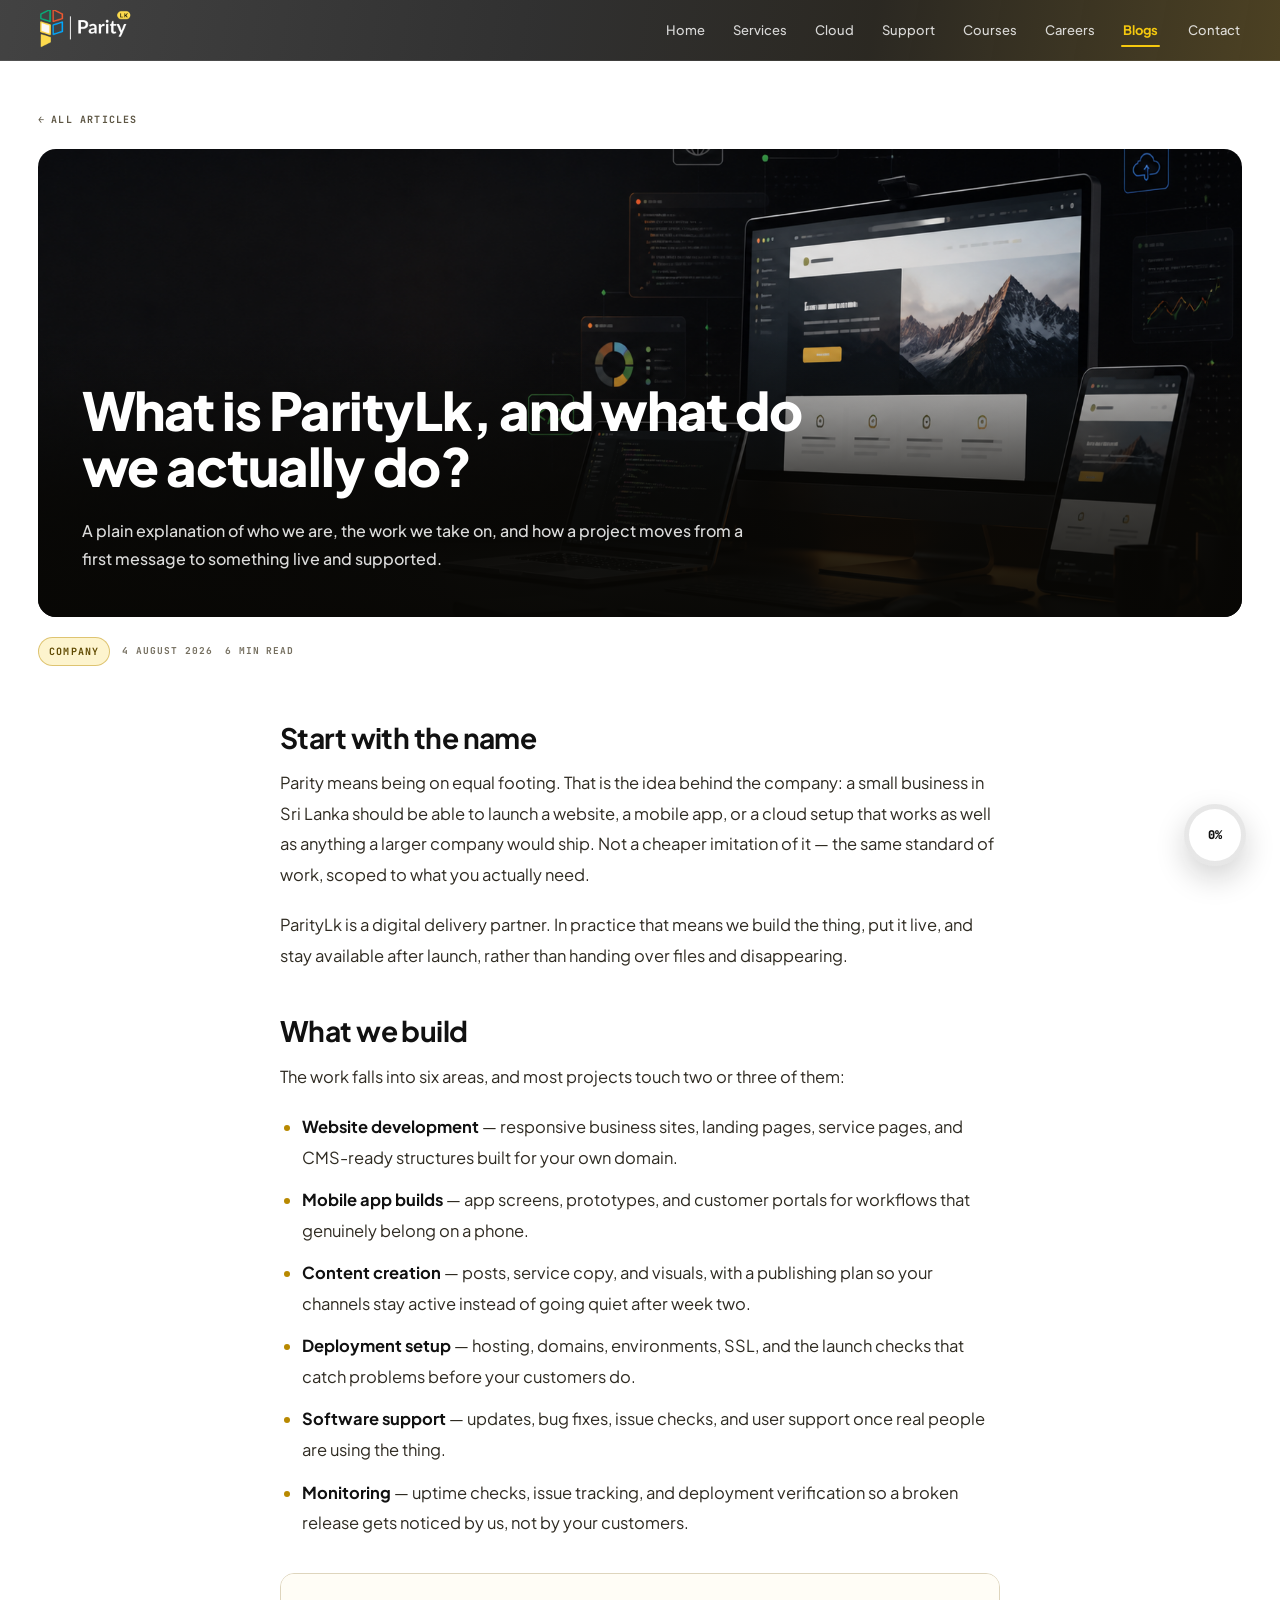
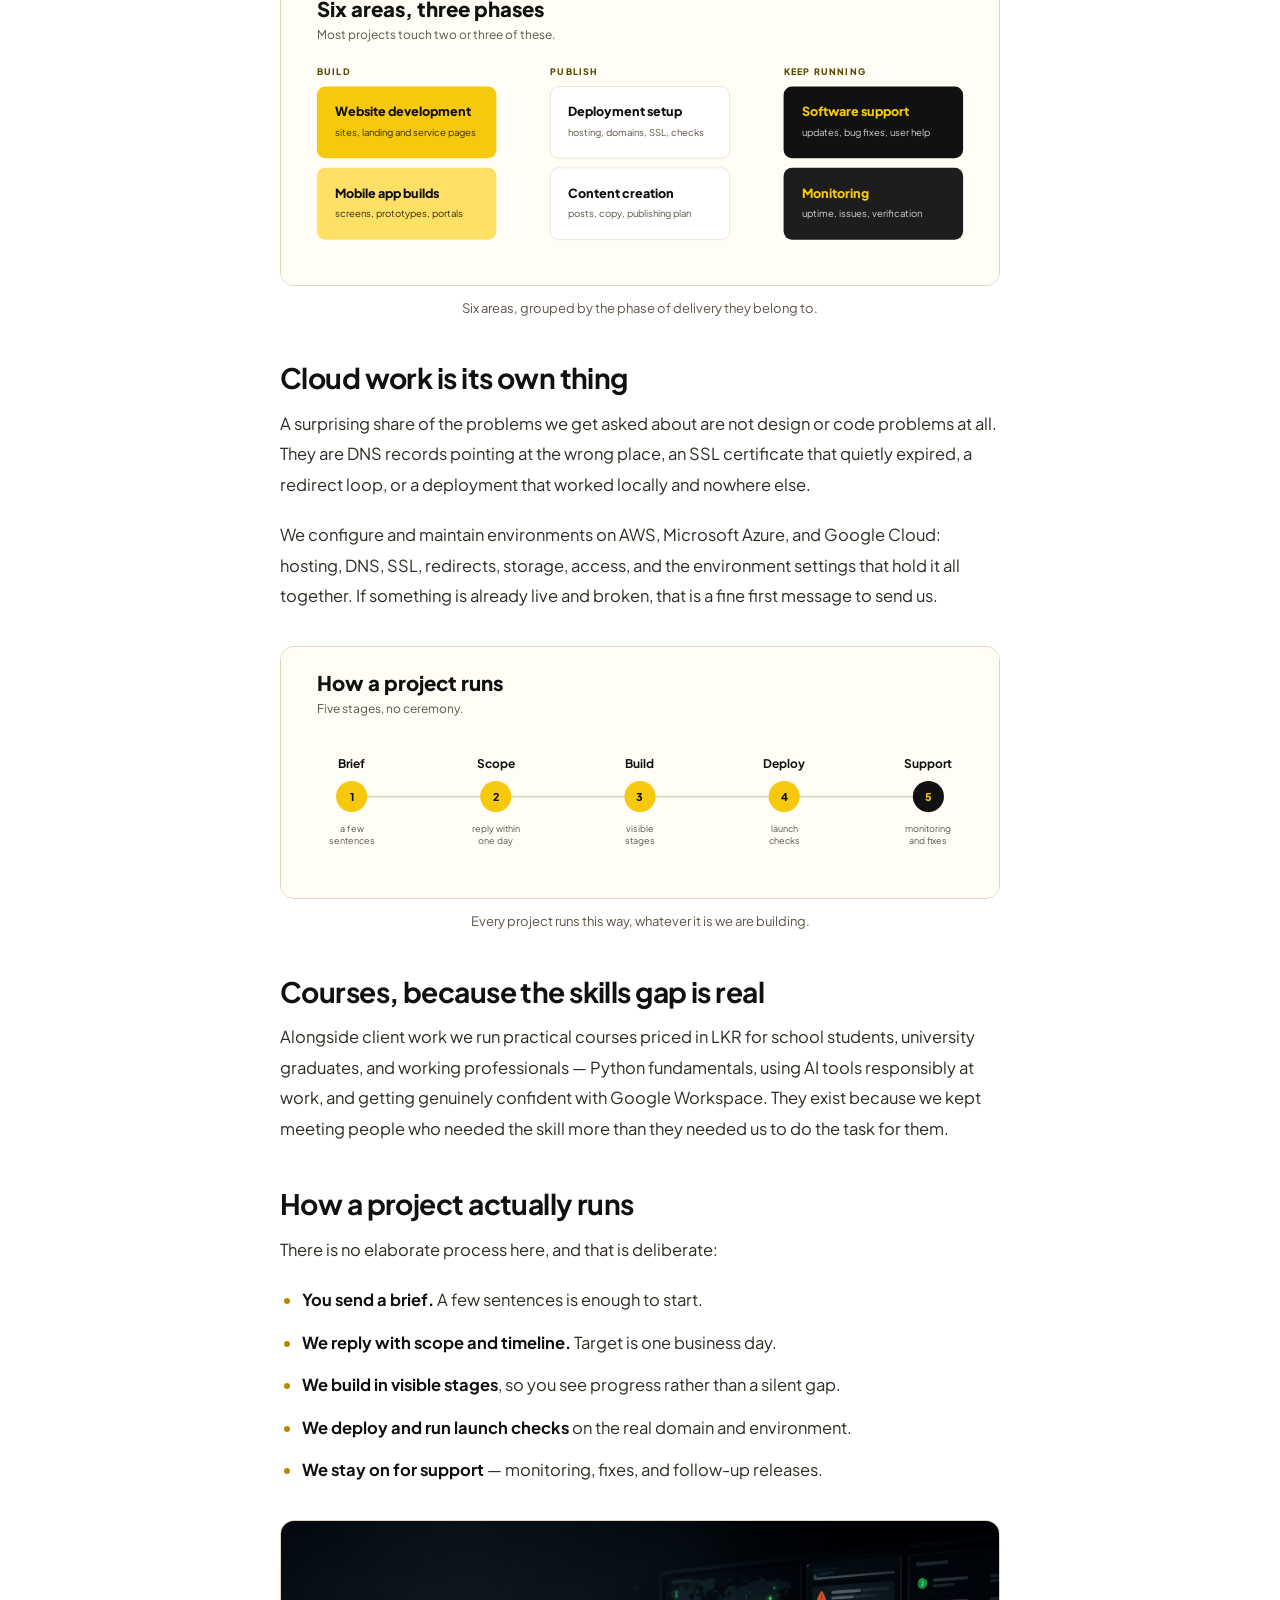
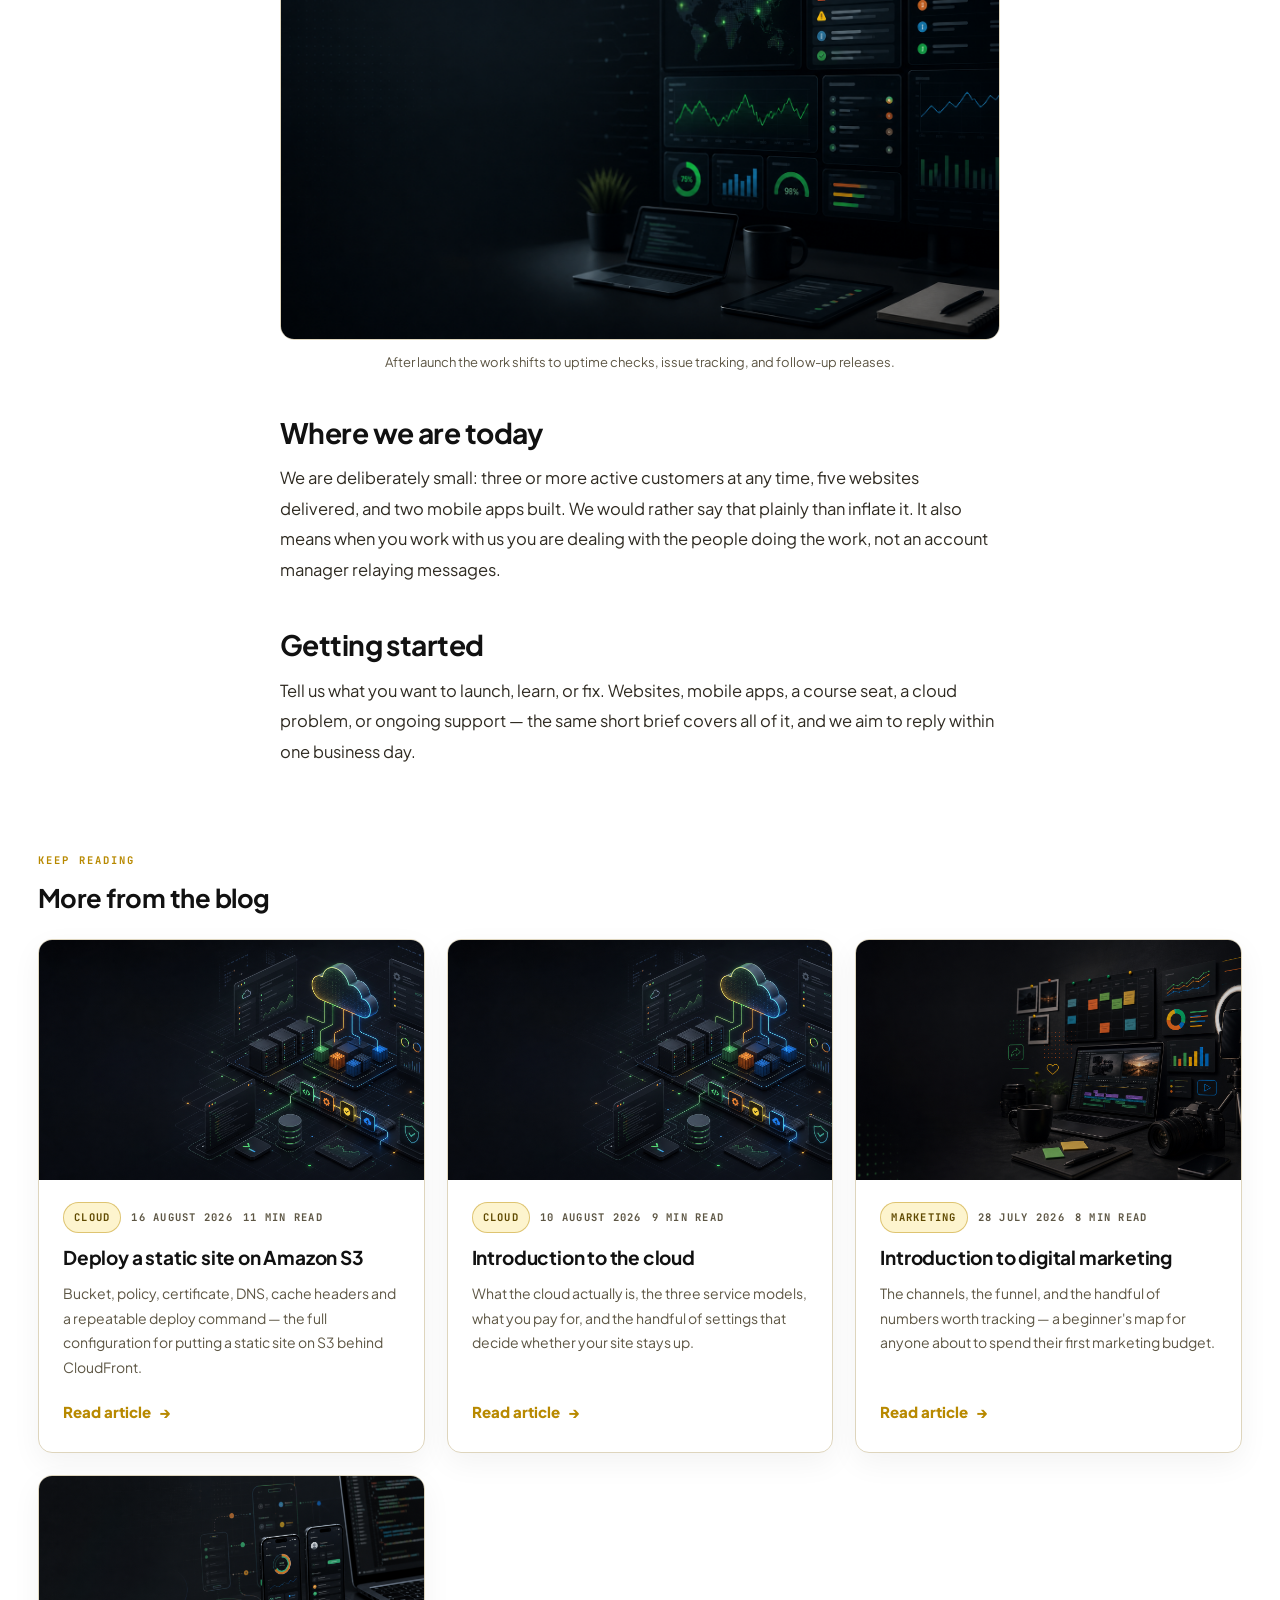
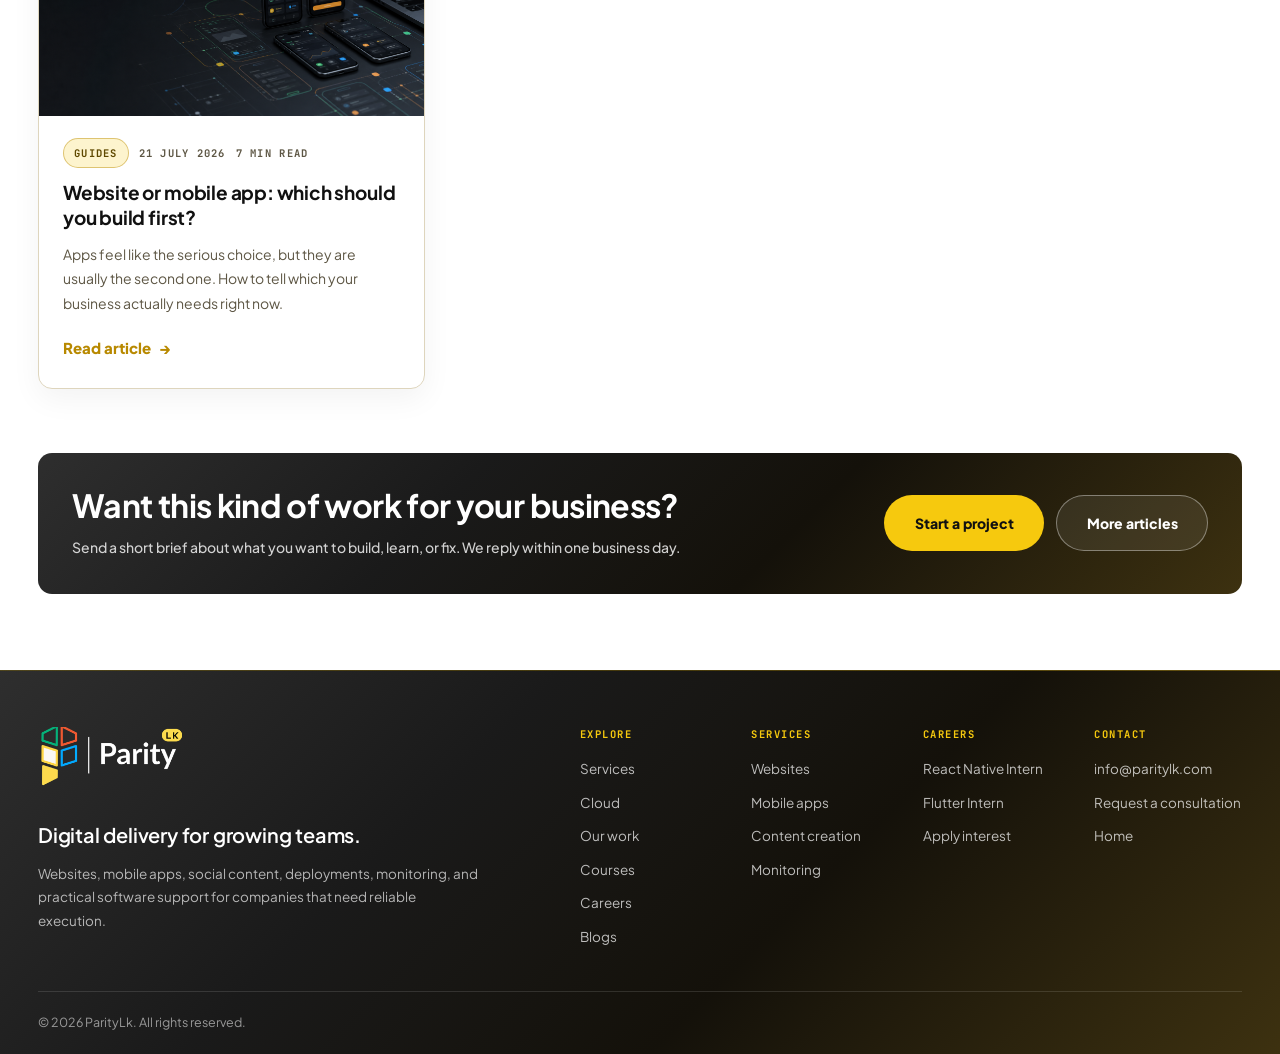
<file: blog/what-is-paritylk/index.html>
<!doctype html>
<html lang="en">
  <head>
    <meta charset="utf-8">
    <meta name="viewport" content="width=device-width, initial-scale=1">
    <base href="/">
    <title>What is ParityLk, and what do we actually do? | Parity Lk</title>
    <meta name="description" content="A plain explanation of who we are, the work we take on, and how a project moves from a first message to something live and supported.">
    <link rel="canonical" href="https://paritylk.com/blog/what-is-paritylk/">
    <meta name="theme-color" content="#111111">
    <meta property="og:title" content="What is ParityLk, and what do we actually do?">
    <meta property="og:description" content="A plain explanation of who we are, the work we take on, and how a project moves from a first message to something live and supported.">
    <meta property="og:type" content="article">
    <meta property="og:image" content="assets/images/hero/hero-websites.png">
    <meta property="article:published_time" content="2026-08-04">
    <link rel="icon" href="assets/images/paritylk-favicon.png?v=4" type="image/png">
    <link rel="preconnect" href="https://fonts.googleapis.com">
    <link rel="preconnect" href="https://fonts.gstatic.com" crossorigin>
    <link
      href="https://fonts.googleapis.com/css2?family=Plus+Jakarta+Sans:wght@400;500;600;700;800&family=JetBrains+Mono:wght@500;700;800&display=swap"
      rel="stylesheet"
    >
    <link rel="stylesheet" href="assets/css/styles.css?v=multipage-2">
  </head>
  <body>
    <a class="skip-link" href="#main">Skip to content</a>

    <header class="site-header" data-header>
      <div class="container header-inner">
        <a class="brand" href="/" aria-label="ParityLk home">
          <img
            class="brand-logo"
            src="assets/images/paritylk-navbar-logo.png"
            width="128"
            height="54"
            alt=""
            aria-hidden="true"
          >
        </a>

        <button class="nav-toggle" type="button" aria-expanded="false" aria-controls="site-nav">
          <span class="nav-toggle-line"></span>
          <span class="nav-toggle-line"></span>
          <span class="sr-only">Toggle navigation</span>
        </button>

        <nav class="site-nav" id="site-nav" aria-label="Primary navigation">
          <div class="nav-links">
            <a href="/">Home</a>
            <a href="/services/">Services</a>
            <a href="/cloud/">Cloud</a>
            <a href="/support/">Support</a>
            <a href="/courses/">Courses</a>
            <a href="/careers/">Careers</a>
            <a href="/blog/" aria-current="page">Blogs</a>
          </div>
          <a class="nav-cta" href="/contact/">Contact</a>
        </nav>
      </div>
    </header>

    <main id="main">
      <article class="article" data-article>
        <div class="reading-progress" data-reading-progress aria-hidden="true">
          <span class="reading-ring"></span>
          <span class="reading-value" data-reading-value>0%</span>
        </div>

        <section class="page-hero article-head" aria-labelledby="page-title">
          <div class="container article-head-inner">
            <a class="article-back" href="/blog/">All articles</a>

            <figure class="article-hero-media">
              <img src="assets/images/hero/hero-websites.png" alt="Dark workspace showing website layouts, delivery boards, and development tools." width="1672" height="941">
              <figcaption class="article-hero-overlay">
                <h1 id="page-title">What is ParityLk, and what do we actually do?</h1>
                <p class="article-lede">A plain explanation of who we are, the work we take on, and how a project moves from a first message to something live and supported.</p>
              </figcaption>
            </figure>

            <div class="article-topbar">
              <span class="blog-chip">Company</span>
              <span class="article-meta">4 August 2026</span>
              <span class="article-meta">6 min read</span>
            </div>
          </div>
        </section>

        <div class="container article-body">

            <h2>Start with the name</h2>
            <p>
              Parity means being on equal footing. That is the idea behind the company: a small
              business in Sri Lanka should be able to launch a website, a mobile app, or a cloud
              setup that works as well as anything a larger company would ship. Not a cheaper
              imitation of it &mdash; the same standard of work, scoped to what you actually need.
            </p>
            <p>
              ParityLk is a digital delivery partner. In practice that means we build the thing,
              put it live, and stay available after launch, rather than handing over files and
              disappearing.
            </p>

            <h2>What we build</h2>
            <p>
              The work falls into six areas, and most projects touch two or three of them:
            </p>
            <ul>
              <li>
                <strong>Website development</strong> &mdash; responsive business sites, landing
                pages, service pages, and CMS-ready structures built for your own domain.
              </li>
              <li>
                <strong>Mobile app builds</strong> &mdash; app screens, prototypes, and customer
                portals for workflows that genuinely belong on a phone.
              </li>
              <li>
                <strong>Content creation</strong> &mdash; posts, service copy, and visuals, with a
                publishing plan so your channels stay active instead of going quiet after week two.
              </li>
              <li>
                <strong>Deployment setup</strong> &mdash; hosting, domains, environments, SSL, and
                the launch checks that catch problems before your customers do.
              </li>
              <li>
                <strong>Software support</strong> &mdash; updates, bug fixes, issue checks, and
                user support once real people are using the thing.
              </li>
              <li>
                <strong>Monitoring</strong> &mdash; uptime checks, issue tracking, and deployment
                verification so a broken release gets noticed by us, not by your customers.
              </li>
            </ul>

            <figure class="article-figure">
              <svg class="article-diagram" aria-label="Six service areas grouped into build, publish and keep running." xmlns="http://www.w3.org/2000/svg" viewBox="0 0 1200 520" width="1200" height="520" role="img" aria-label="Six ParityLk service areas grouped into build, publish and keep running.">
                <rect width="1200" height="520" fill="#fffdf6"/>
                <g font-family="'Plus Jakarta Sans','Helvetica Neue',Helvetica,Arial,sans-serif">
                  <text x="60" y="72" font-size="34" font-weight="800" fill="#111111">Six areas, three phases</text>
                  <text x="60" y="108" font-size="20" fill="#5d5644">Most projects touch two or three of these.</text>
              
                  <g font-size="15" font-weight="800" fill="#5f4900" letter-spacing="2">
                    <text x="60" y="168">BUILD</text>
                    <text x="450" y="168">PUBLISH</text>
                    <text x="840" y="168">KEEP RUNNING</text>
                  </g>
              
                  <rect x="60" y="188" width="300" height="120" rx="14" fill="#f6c90e"/>
                  <text x="90" y="238" font-size="21" font-weight="800" fill="#111111">Website development</text>
                  <text x="90" y="270" font-size="16" fill="#3a2f0d">sites, landing and service pages</text>
              
                  <rect x="60" y="324" width="300" height="120" rx="14" fill="#ffe066"/>
                  <text x="90" y="374" font-size="21" font-weight="800" fill="#111111">Mobile app builds</text>
                  <text x="90" y="406" font-size="16" fill="#3a2f0d">screens, prototypes, portals</text>
              
                  <rect x="450" y="188" width="300" height="120" rx="14" fill="#ffffff" stroke="#ded5bd"/>
                  <text x="480" y="238" font-size="21" font-weight="800" fill="#111111">Deployment setup</text>
                  <text x="480" y="270" font-size="16" fill="#5d5644">hosting, domains, SSL, checks</text>
              
                  <rect x="450" y="324" width="300" height="120" rx="14" fill="#ffffff" stroke="#ded5bd"/>
                  <text x="480" y="374" font-size="21" font-weight="800" fill="#111111">Content creation</text>
                  <text x="480" y="406" font-size="16" fill="#5d5644">posts, copy, publishing plan</text>
              
                  <rect x="840" y="188" width="300" height="120" rx="14" fill="#111111"/>
                  <text x="870" y="238" font-size="21" font-weight="800" fill="#f6c90e">Software support</text>
                  <text x="870" y="270" font-size="16" fill="#ffffff" opacity=".8">updates, bug fixes, user help</text>
              
                  <rect x="840" y="324" width="300" height="120" rx="14" fill="#1d1d1d"/>
                  <text x="870" y="374" font-size="21" font-weight="800" fill="#f6c90e">Monitoring</text>
                  <text x="870" y="406" font-size="16" fill="#ffffff" opacity=".8">uptime, issues, verification</text>
                </g>
              </svg>
              <figcaption>Six areas, grouped by the phase of delivery they belong to.</figcaption>
            </figure>

            <h2>Cloud work is its own thing</h2>
            <p>
              A surprising share of the problems we get asked about are not design or code
              problems at all. They are DNS records pointing at the wrong place, an SSL
              certificate that quietly expired, a redirect loop, or a deployment that worked
              locally and nowhere else.
            </p>
            <p>
              We configure and maintain environments on AWS, Microsoft Azure, and Google Cloud:
              hosting, DNS, SSL, redirects, storage, access, and the environment settings that
              hold it all together. If something is already live and broken, that is a fine
              first message to send us.
            </p>

            <figure class="article-figure">
              <svg class="article-diagram" aria-label="Project flow from brief through scope, build, deploy and support." xmlns="http://www.w3.org/2000/svg" viewBox="0 0 1200 420" width="1200" height="420" role="img" aria-label="Project flow from brief to scope, build, deploy and ongoing support.">
                <rect width="1200" height="420" fill="#fffdf6"/>
                <g font-family="'Plus Jakarta Sans','Helvetica Neue',Helvetica,Arial,sans-serif">
                  <text x="60" y="74" font-size="34" font-weight="800" fill="#111111">How a project runs</text>
                  <text x="60" y="110" font-size="20" fill="#5d5644">Five stages, no ceremony.</text>
              
                  <path d="M118 250 H1082" stroke="#ded5bd" stroke-width="3"/>
                  <g>
                    <circle cx="118" cy="250" r="26" fill="#f6c90e"/>
                    <circle cx="359" cy="250" r="26" fill="#f6c90e"/>
                    <circle cx="600" cy="250" r="26" fill="#f6c90e"/>
                    <circle cx="841" cy="250" r="26" fill="#f6c90e"/>
                    <circle cx="1082" cy="250" r="26" fill="#111111"/>
                  </g>
                  <g font-size="18" font-weight="800" fill="#111111" text-anchor="middle">
                    <text x="118" y="257">1</text><text x="359" y="257">2</text><text x="600" y="257">3</text>
                    <text x="841" y="257">4</text><text x="1082" y="257" fill="#f6c90e">5</text>
                  </g>
                  <g font-size="20" font-weight="700" fill="#111111" text-anchor="middle">
                    <text x="118" y="202">Brief</text><text x="359" y="202">Scope</text><text x="600" y="202">Build</text>
                    <text x="841" y="202">Deploy</text><text x="1082" y="202">Support</text>
                  </g>
                  <g font-size="15" fill="#5d5644" text-anchor="middle">
                    <text x="118" y="310">a few</text><text x="118" y="330">sentences</text>
                    <text x="359" y="310">reply within</text><text x="359" y="330">one day</text>
                    <text x="600" y="310">visible</text><text x="600" y="330">stages</text>
                    <text x="841" y="310">launch</text><text x="841" y="330">checks</text>
                    <text x="1082" y="310">monitoring</text><text x="1082" y="330">and fixes</text>
                  </g>
                </g>
              </svg>
              <figcaption>Every project runs this way, whatever it is we are building.</figcaption>
            </figure>

            <h2>Courses, because the skills gap is real</h2>
            <p>
              Alongside client work we run practical courses priced in LKR for school students,
              university graduates, and working professionals &mdash; Python fundamentals, using AI
              tools responsibly at work, and getting genuinely confident with Google Workspace.
              They exist because we kept meeting people who needed the skill more than they
              needed us to do the task for them.
            </p>

            <h2>How a project actually runs</h2>
            <p>
              There is no elaborate process here, and that is deliberate:
            </p>
            <ul>
              <li><strong>You send a brief.</strong> A few sentences is enough to start.</li>
              <li><strong>We reply with scope and timeline.</strong> Target is one business day.</li>
              <li><strong>We build in visible stages</strong>, so you see progress rather than a silent gap.</li>
              <li><strong>We deploy and run launch checks</strong> on the real domain and environment.</li>
              <li><strong>We stay on for support</strong> &mdash; monitoring, fixes, and follow-up releases.</li>
            </ul>

            <figure class="article-figure">
              <img src="assets/images/hero/hero-support.png" alt="Software monitoring workspace with dashboards, alerts, and support panels." loading="lazy" width="1672" height="941">
              <figcaption>After launch the work shifts to uptime checks, issue tracking, and follow-up releases.</figcaption>
            </figure>

            <h2>Where we are today</h2>
            <p>
              We are deliberately small: three or more active customers at any time, five websites
              delivered, and two mobile apps built. We would rather say that plainly than inflate
              it. It also means when you work with us you are dealing with the people doing the
              work, not an account manager relaying messages.
            </p>

            <h2>Getting started</h2>
            <p>
              Tell us what you want to launch, learn, or fix. Websites, mobile apps, a course
              seat, a cloud problem, or ongoing support &mdash; the same short brief covers all of
              it, and we aim to reply within one business day.
            </p>
        
        </div>

        <div class="container article-related">
          <div class="article-related-head">
            <p class="eyebrow">Keep reading</p>
            <h2>More from the blog</h2>
          </div>
          <div class="blog-grid">
          <article class="blog-card">
            <a class="blog-card-media" href="/blog/deploy-a-static-site-on-s3/" tabindex="-1" aria-hidden="true">
              <img src="assets/images/hero/hero-cloud.png" alt="" loading="lazy">
            </a>
            <div class="blog-card-body">
              <div class="blog-meta">
                <span class="blog-chip">Cloud</span>
                <span>16 August 2026</span>
                <span>11 min read</span>
              </div>
              <h3><a href="/blog/deploy-a-static-site-on-s3/">Deploy a static site on Amazon S3</a></h3>
              <p>Bucket, policy, certificate, DNS, cache headers and a repeatable deploy command &mdash; the full configuration for putting a static site on S3 behind CloudFront.</p>
              <span class="summary-more">Read article</span>
            </div>
          </article>

          <article class="blog-card">
            <a class="blog-card-media" href="/blog/introduction-to-the-cloud/" tabindex="-1" aria-hidden="true">
              <img src="assets/images/hero/hero-cloud.png" alt="" loading="lazy">
            </a>
            <div class="blog-card-body">
              <div class="blog-meta">
                <span class="blog-chip">Cloud</span>
                <span>10 August 2026</span>
                <span>9 min read</span>
              </div>
              <h3><a href="/blog/introduction-to-the-cloud/">Introduction to the cloud</a></h3>
              <p>What the cloud actually is, the three service models, what you pay for, and the handful of settings that decide whether your site stays up.</p>
              <span class="summary-more">Read article</span>
            </div>
          </article>

          <article class="blog-card">
            <a class="blog-card-media" href="/blog/introduction-to-digital-marketing/" tabindex="-1" aria-hidden="true">
              <img src="assets/images/hero/hero-content.png" alt="" loading="lazy">
            </a>
            <div class="blog-card-body">
              <div class="blog-meta">
                <span class="blog-chip">Marketing</span>
                <span>28 July 2026</span>
                <span>8 min read</span>
              </div>
              <h3><a href="/blog/introduction-to-digital-marketing/">Introduction to digital marketing</a></h3>
              <p>The channels, the funnel, and the handful of numbers worth tracking &mdash; a beginner's map for anyone about to spend their first marketing budget.</p>
              <span class="summary-more">Read article</span>
            </div>
          </article>

          <article class="blog-card">
            <a class="blog-card-media" href="/blog/website-or-mobile-app-first/" tabindex="-1" aria-hidden="true">
              <img src="assets/images/hero/hero-mobile-apps.png" alt="" loading="lazy">
            </a>
            <div class="blog-card-body">
              <div class="blog-meta">
                <span class="blog-chip">Guides</span>
                <span>21 July 2026</span>
                <span>7 min read</span>
              </div>
              <h3><a href="/blog/website-or-mobile-app-first/">Website or mobile app: which should you build first?</a></h3>
              <p>Apps feel like the serious choice, but they are usually the second one. How to tell which your business actually needs right now.</p>
              <span class="summary-more">Read article</span>
            </div>
          </article>
          </div>
        </div>

        <div class="container">
          <div class="cta-band">
            <div>
              <h2>Want this kind of work for your business?</h2>
              <p>Send a short brief about what you want to build, learn, or fix. We reply within one business day.</p>
            </div>
            <div class="cta-actions">
              <a class="button button-primary" href="/contact/">Start a project</a>
              <a class="button button-secondary" href="/blog/">More articles</a>
            </div>
          </div>
        </div>
      </article>
    </main>

    <footer class="site-footer" aria-labelledby="footer-title">
      <div class="container footer-main">
        <div class="footer-brand">
          <a class="footer-logo" href="/" aria-label="ParityLk home">
            <img
              src="assets/images/paritylk-navbar-logo.png"
              width="128"
              height="54"
              alt=""
              aria-hidden="true"
            >
          </a>
          <h2 id="footer-title">Digital delivery for growing teams.</h2>
          <p>
            Websites, mobile apps, social content, deployments, monitoring, and practical
            software support for companies that need reliable execution.
          </p>
        </div>

        <nav class="footer-links" aria-label="Footer navigation">
          <div>
            <h3>Explore</h3>
            <a href="/services/">Services</a>
            <a href="/cloud/">Cloud</a>
            <a href="/support/">Our work</a>
            <a href="/courses/">Courses</a>
            <a href="/careers/">Careers</a>
            <a href="/blog/">Blogs</a>
          </div>
          <div>
            <h3>Services</h3>
            <a href="/services/">Websites</a>
            <a href="/services/">Mobile apps</a>
            <a href="/services/">Content creation</a>
            <a href="/services/">Monitoring</a>
          </div>
          <div>
            <h3>Careers</h3>
            <a href="/careers/">React Native Intern</a>
            <a href="/careers/">Flutter Intern</a>
            <a href="https://forms.gle/r8dBgu6D9do1oTmeA" target="_blank" rel="noopener">Apply interest</a>
          </div>
          <div>
            <h3>Contact</h3>
            <a href="mailto:info@paritylk.com">info@paritylk.com</a>
            <a href="/contact/">Request a consultation</a>
            <a href="/">Home</a>
          </div>
        </nav>
      </div>

      <div class="container footer-bottom">
        <p>&copy; <span data-year></span> ParityLk. All rights reserved.</p>
      </div>
    </footer>

    <script src="assets/js/main.js?v=multipage-2"></script>
  </body>
</html>
</file>
<file: assets/css/styles.css>
:root {
  color-scheme: light;
  --ink: #111111;
  --muted: #5d5644;
  --paper: #ffffff;
  --soft: #f7f3e8;
  --line: #ded5bd;
  --yellow: #f6c90e;
  --yellow-dark: #b88900;
  --amber: #ffb000;
  --charcoal: #1d1d1d;
  --shadow: 0 18px 45px rgba(17, 17, 17, 0.16);
  --container: 1280px;
  --grad: linear-gradient(90deg, #f6c90e 0%, #fff3b0 18%, #ffb000 42%, #f6c90e 66%, #ffe066 100%);
  /* dark surfaces: grey shading into black, warmed with yellow at the far corner */
  --dark-grad: linear-gradient(135deg, #2e2e2e 0%, #1a1a1a 34%, #14110a 62%, #3d3110 100%);
  --grad-soft: linear-gradient(135deg, rgba(246, 201, 14, 0.18), rgba(255, 176, 0, 0.12), rgba(17, 17, 17, 0.06));
  --e: cubic-bezier(0.16, 1, 0.3, 1);
}

* {
  box-sizing: border-box;
}

html {
  scroll-behavior: smooth;
}

body {
  margin: 0;
  background: var(--paper);
  color: var(--ink);
  font-family: "Plus Jakarta Sans", ui-sans-serif, system-ui, -apple-system, BlinkMacSystemFont, "Segoe UI", sans-serif;
  line-height: 1.5;
}

img,
svg {
  display: block;
  max-width: 100%;
}

a {
  color: inherit;
}

button,
input,
select,
textarea {
  font: inherit;
}

.container {
  width: min(100% - 76px, var(--container));
  margin-inline: auto;
}

.sr-only,
.skip-link {
  position: absolute;
  width: 1px;
  height: 1px;
  padding: 0;
  margin: -1px;
  overflow: hidden;
  clip: rect(0, 0, 0, 0);
  white-space: nowrap;
  border: 0;
}

.skip-link:focus {
  z-index: 20;
  top: 12px;
  left: 12px;
  width: auto;
  height: auto;
  padding: 10px 14px;
  clip: auto;
  background: var(--paper);
  color: var(--ink);
  border-radius: 6px;
}

.site-header {
  position: fixed;
  inset: 0 0 auto;
  z-index: 10;
  border-bottom: 1px solid rgba(255, 255, 255, 0.08);
  background: linear-gradient(
    100deg,
    rgba(46, 46, 46, 0.9) 0%,
    rgba(26, 26, 26, 0.9) 42%,
    rgba(20, 17, 10, 0.9) 68%,
    rgba(61, 49, 16, 0.92) 100%
  );
  color: var(--paper);
  backdrop-filter: blur(14px);
  transition: background 280ms ease, box-shadow 280ms ease, border-color 280ms ease;
}

.site-header.is-scrolled {
  background: linear-gradient(
    100deg,
    rgba(46, 46, 46, 0.97) 0%,
    rgba(26, 26, 26, 0.97) 42%,
    rgba(20, 17, 10, 0.97) 68%,
    rgba(61, 49, 16, 0.98) 100%
  );
  box-shadow: 0 1px 24px rgba(0, 0, 0, 0.28);
}

.header-inner {
  display: flex;
  align-items: center;
  justify-content: space-between;
  min-height: 60px;
  gap: 24px;
  transition: min-height 280ms ease;
}

.site-header.is-scrolled .header-inner {
  min-height: 52px;
}

.site-header.is-scrolled .brand-logo {
  --logo-scale: 0.88;
}

.brand {
  display: inline-flex;
  align-items: center;
  gap: 8px;
  color: var(--paper);
  font-weight: 800;
  text-decoration: none;
  transition: transform 180ms ease, color 180ms ease;
}

.brand-logo {
  flex: 0 0 96px;
  width: 96px !important;
  height: 40px !important;
  max-width: 96px;
  max-height: 40px;
  object-fit: contain;
  transform: scale(var(--logo-scale, 1));
  transition: transform 280ms ease;
}

.brand-name {
  line-height: 1;
}

.brand:hover {
  transform: translateY(-1px);
}

.brand:hover .brand-logo {
  transform: scale(var(--logo-scale, 1));
}

.site-nav {
  display: flex;
  align-items: center;
  gap: 26px;
}

.nav-links {
  display: flex;
  align-items: center;
  gap: 24px;
}

.site-nav a {
  position: relative;
  display: inline-flex;
  align-items: center;
  padding: 6px 2px;
  color: rgba(255, 255, 255, 0.82);
  font-size: 13px;
  font-weight: 500;
  text-decoration: none;
  transition: color 200ms ease;
}

.site-nav a:hover {
  color: var(--paper);
}

.site-nav a::after {
  position: absolute;
  bottom: 0;
  left: 0;
  width: 100%;
  height: 2px;
  border-radius: 999px;
  background: var(--yellow);
  content: "";
  opacity: 0;
  transform: scaleX(0);
  transform-origin: left center;
  transition: opacity 200ms ease, transform 240ms var(--e);
}

.site-nav a:hover::after {
  opacity: 1;
  transform: scaleX(1);
}

.site-nav a.is-active,
.site-nav a[aria-current] {
  color: var(--yellow);
  font-weight: 700;
}

.site-nav a.is-active::after,
.site-nav a[aria-current]::after {
  opacity: 1;
  transform: scaleX(1);
}

.nav-toggle {
  display: none;
  width: 42px;
  height: 42px;
  place-items: center;
  align-content: center;
  border: 1px solid rgba(255, 255, 255, 0.28);
  border-radius: 8px;
  background: transparent;
  color: var(--paper);
}

.nav-toggle-line {
  display: block;
  width: 18px;
  height: 2px;
  margin: 3px 0;
  background: currentColor;
}

/* Light hero: paper base, warm yellow blooms, dark type. The animated
   card stays dark so it reads as the focal object. */
.hero,
.page-hero {
  position: relative;
  display: flex;
  min-height: 82svh;
  overflow: hidden;
  isolation: isolate;
  border-bottom: 1px solid var(--line);
  background:
    radial-gradient(680px circle at 88% 12%, rgba(246, 201, 14, 0.28), transparent 58%),
    radial-gradient(520px circle at 6% 92%, rgba(255, 176, 0, 0.16), transparent 60%),
    linear-gradient(158deg, #ffffff 0%, #fffdf6 46%, #faf3e0 100%);
}

.hero .hero-content,
.page-hero .page-hero-content {
  color: var(--ink);
}

.hero .hero-copy,
.page-hero .page-hero-content > p:not(.eyebrow) {
  color: var(--muted);
}

/* gold shimmer that still holds contrast against paper */
.hero .hero-service-slide,
.page-hero .shine {
  background-image: linear-gradient(
    90deg,
    #171308 0%,
    #7a5c00 26%,
    #c08600 48%,
    #7a5c00 70%,
    #171308 100%
  );
  background-size: 260% 100%;
}

.hero .button-secondary,
.page-hero .button-secondary {
  border-color: var(--line);
  background: var(--paper);
  color: var(--ink);
}

.hero .button-secondary:hover,
.page-hero .button-secondary:hover {
  border-color: var(--yellow);
  background: #fffbe8;
}

.hero .fx-grid,
.page-hero .fx-grid {
  background-image:
    linear-gradient(rgba(17, 17, 17, 0.055) 1px, transparent 1px),
    linear-gradient(90deg, rgba(17, 17, 17, 0.055) 1px, transparent 1px);
}

.hero .fx-line,
.page-hero .fx-line {
  background: linear-gradient(90deg, transparent, rgba(184, 137, 0, 0.32) 15%, rgba(184, 137, 0, 0.32) 85%, transparent);
}

.hero .fx-traveler,
.page-hero .fx-traveler {
  background: var(--yellow-dark);
  box-shadow: 0 0 12px rgba(184, 137, 0, 0.7);
}

.hero-layout {
  display: grid;
  grid-template-columns: 1.05fr 0.95fr;
  gap: 48px;
  /* copy and visual share one padded box so their top edges line up */
  align-items: start;
  align-self: center;
  padding-block: 120px 72px;
}

.hero-content {
  color: var(--paper);
  transform: translate3d(0, var(--hero-parallax, 0px), 0);
}

.hero .eyebrow,
.hero-service-slide,
.hero-copy,
.hero-actions {
  animation: heroContentIn 720ms ease-out both;
}

.hero-service-slide {
  max-width: 760px;
  min-height: 188px;
  margin: 0;
  color: var(--paper);
  font-family: "Plus Jakarta Sans", ui-sans-serif, system-ui, -apple-system, BlinkMacSystemFont, "Segoe UI", sans-serif;
  font-size: 5rem;
  line-height: 0.95;
  font-weight: 800;
  letter-spacing: 0;
  text-shadow: 0 10px 28px rgba(0, 0, 0, 0.45);
}

.hero-service-slide.is-changing {
  animation: heroSlideIn 420ms ease-out both;
}

.hero-service-slide {
  animation-delay: 90ms;
}

.hero-copy {
  animation-delay: 180ms;
}

.hero-actions {
  animation-delay: 270ms;
}

.page-hero {
  min-height: 0;
}

.page-hero-layout {
  display: grid;
  grid-template-columns: 1.05fr 0.95fr;
  gap: 48px;
  align-items: start;
  align-self: center;
  padding-block: 124px 74px;
}

.page-hero-content {
  animation: heroContentIn 720ms ease-out both;
}

.page-hero h1 {
  max-width: 17ch;
  font-size: clamp(38px, 4.6vw, 60px);
  font-weight: 800;
  line-height: 1.06;
}

.page-hero p:not(.eyebrow) {
  max-width: 56ch;
  margin: 22px 0 0;
  font-size: clamp(15.5px, 0.4vw + 14.2px, 17.5px);
}

.page-hero .hero-actions {
  animation-delay: 180ms;
}

.summary-grid {
  display: grid;
  grid-template-columns: repeat(3, 1fr);
  gap: 18px;
  margin-top: 38px;
}

.summary-card {
  display: grid;
  align-content: start;
  gap: 10px;
  min-height: 232px;
  padding: 26px;
  border: 1px solid var(--line);
  border-radius: 8px;
  background: var(--paper);
  box-shadow: 0 10px 30px rgba(21, 23, 26, 0.05);
  color: inherit;
  text-decoration: none;
  transition: transform 220ms ease, box-shadow 220ms ease, border-color 220ms ease;
}

.summary-card:hover {
  border-color: var(--yellow);
  box-shadow: 0 16px 36px rgba(17, 17, 17, 0.12);
  transform: translateY(-5px);
}

.summary-card p {
  margin: 0;
  color: var(--muted);
}

.summary-more {
  display: inline-flex;
  align-items: center;
  gap: 8px;
  margin-top: auto;
  padding-top: 6px;
  color: var(--yellow-dark);
  font-weight: 800;
}

.summary-more::after {
  content: "\2192";
  transition: transform 220ms ease;
}

.summary-card:hover .summary-more::after {
  transform: translateX(5px);
}

.cta-band {
  display: grid;
  grid-template-columns: 1.4fr auto;
  gap: 28px;
  align-items: center;
  padding: 34px;
  border-radius: 8px;
  background: var(--dark-grad);
  color: var(--paper);
}

.cta-band h2 {
  font-size: clamp(1.6rem, 2rem, 2.3rem);
}

.cta-band p {
  margin: 12px 0 0;
  color: rgba(255, 255, 255, 0.8);
}

.cta-actions {
  display: flex;
  flex-wrap: wrap;
  gap: 12px;
}

.eyebrow {
  margin: 0 0 14px;
  color: var(--yellow-dark);
  font-family: "JetBrains Mono", ui-monospace, SFMono-Regular, Menlo, Consolas, monospace;
  font-size: 0.78rem;
  font-weight: 800;
  letter-spacing: 0.08em;
  text-transform: uppercase;
}

h1,
h2,
h3,
p {
  overflow-wrap: anywhere;
}

h1 {
  max-width: 720px;
  margin: 0;
  font-size: clamp(3.6rem, 4.8rem, 5.4rem);
  line-height: 0.95;
  letter-spacing: 0;
}

h2 {
  margin: 0;
  font-size: clamp(2rem, 2.5rem, 2.9rem);
  line-height: 1.08;
  letter-spacing: 0;
}

h3 {
  margin: 0;
  font-size: 1.08rem;
  line-height: 1.2;
}

.hero-copy {
  max-width: 650px;
  margin: 26px 0 0;
  color: rgba(255, 255, 255, 0.88);
  font-size: 1.2rem;
}

.hero-actions {
  display: flex;
  flex-wrap: wrap;
  gap: 12px;
  margin-top: 22px;
}

.button,
.text-button {
  display: inline-flex;
  min-height: 46px;
  align-items: center;
  justify-content: center;
  border: 1px solid transparent;
  border-radius: 8px;
  cursor: pointer;
  font-weight: 800;
  text-decoration: none;
  transition: transform 180ms ease, background 180ms ease, border-color 180ms ease, box-shadow 180ms ease;
}

.button {
  padding: 12px 18px;
}

.button-primary {
  background: var(--yellow);
  color: var(--ink);
}

.button-primary:hover {
  background: var(--amber);
  box-shadow: 0 12px 28px rgba(17, 17, 17, 0.18);
  transform: translateY(-2px);
}

.button-secondary {
  border-color: rgba(255, 255, 255, 0.38);
  background: rgba(255, 255, 255, 0.08);
  color: var(--paper);
}

.button-secondary:hover {
  background: rgba(255, 255, 255, 0.16);
  transform: translateY(-2px);
}

.proof-strip {
  border-bottom: 1px solid var(--line);
  background: var(--paper);
}

.proof-grid {
  display: grid;
  grid-template-columns: repeat(4, 1fr);
  gap: 1px;
  background: var(--line);
}

.proof-grid div {
  min-height: 116px;
  padding: 24px;
  background: var(--paper);
}

.proof-grid strong,
.proof-grid span {
  display: block;
}

.proof-grid strong {
  margin-bottom: 6px;
  font-size: 1rem;
}

.proof-grid span {
  color: var(--muted);
}

.section {
  padding-block: 86px;
  background: var(--paper);
}

.section-light {
  background: var(--soft);
}

.section-heading {
  max-width: 760px;
  text-align: center;
}

.section-heading p:not(.eyebrow) {
  margin: 18px 0 0;
  color: var(--muted);
  font-size: 1.05rem;
}

.align-left {
  margin-inline: 0;
  text-align: left;
}

.service-grid {
  display: grid;
  grid-template-columns: repeat(3, 1fr);
  gap: 18px;
  margin-top: 38px;
}

.service-card {
  min-height: 290px;
  padding: 24px;
  border: 1px solid var(--line);
  border-radius: 8px;
  background: var(--paper);
  box-shadow: 0 10px 30px rgba(21, 23, 26, 0.05);
  transition: transform 220ms ease, box-shadow 220ms ease, border-color 220ms ease;
}

.service-card:hover {
  border-color: var(--yellow);
  box-shadow: 0 16px 36px rgba(17, 17, 17, 0.12);
  transform: translateY(-5px);
}

.service-card p {
  margin: 14px 0 0;
  color: var(--muted);
}

.course-grid {
  display: grid;
  grid-template-columns: repeat(3, 1fr);
  gap: 18px;
  margin-top: 38px;
}

.course-card {
  display: grid;
  min-height: 360px;
  align-content: start;
  gap: 18px;
  padding: 26px;
  border: 1px solid var(--line);
  border-radius: 8px;
  background: var(--paper);
  box-shadow: 0 12px 32px rgba(17, 17, 17, 0.08);
  transition: transform 220ms ease, border-color 220ms ease, box-shadow 220ms ease;
}

.course-card:hover {
  border-color: var(--yellow);
  box-shadow: 0 18px 40px rgba(17, 17, 17, 0.13);
  transform: translateY(-5px);
}

.course-topline {
  display: flex;
  flex-wrap: wrap;
  gap: 8px;
  align-items: center;
  color: var(--muted);
  font-size: 0.88rem;
  font-weight: 500;
}

.course-badge {
  display: inline-flex;
  min-height: 28px;
  align-items: center;
  border-radius: 999px;
  background: var(--yellow);
  color: var(--ink);
  padding: 5px 10px;
  font-family: "JetBrains Mono", ui-monospace, SFMono-Regular, Menlo, Consolas, monospace;
  font-size: 0.72rem;
  font-weight: 800;
  text-transform: uppercase;
}

.course-logo {
  display: inline-flex;
  width: 96px;
  height: 48px;
  align-items: center;
  justify-content: center;
  border: 1px solid var(--line);
  border-radius: 8px;
  background: #fff8dd;
  padding: 8px;
}

.course-logo img {
  width: 100%;
  max-height: 30px;
  object-fit: contain;
}

.course-card p {
  margin: 0;
  color: var(--muted);
}

.course-price {
  margin-top: auto;
  padding-top: 12px;
  border-top: 1px solid var(--line);
}

.course-price strong,
.course-price span {
  display: block;
}

.course-price strong {
  font-size: 1.85rem;
  line-height: 1;
}

.course-price span {
  margin-top: 8px;
  color: var(--muted);
}

.course-link {
  display: inline-flex;
  min-height: 42px;
  width: fit-content;
  align-items: center;
  border-radius: 8px;
  background: var(--yellow);
  color: var(--ink);
  padding: 10px 14px;
  font-weight: 800;
  text-decoration: none;
  transition: background 180ms ease, transform 180ms ease;
}

.course-link:hover {
  background: var(--amber);
  transform: translateY(-2px);
}

.careers-grid {
  display: grid;
  grid-template-columns: repeat(2, minmax(0, 1fr));
  gap: 18px;
  margin-top: 38px;
}

.career-card {
  display: grid;
  min-height: 430px;
  align-content: start;
  gap: 18px;
  padding: 28px;
  border: 1px solid var(--line);
  border-radius: 8px;
  background: var(--paper);
  box-shadow: 0 12px 32px rgba(17, 17, 17, 0.08);
  transition: transform 220ms ease, border-color 220ms ease, box-shadow 220ms ease;
}

.career-card:hover {
  border-color: var(--yellow);
  box-shadow: 0 18px 40px rgba(17, 17, 17, 0.13);
  transform: translateY(-5px);
}

.career-topline {
  display: flex;
  flex-wrap: wrap;
  gap: 8px;
  align-items: center;
  color: var(--muted);
  font-size: 0.88rem;
  font-weight: 500;
}

.career-badge {
  display: inline-flex;
  min-height: 28px;
  align-items: center;
  border: 1px solid rgba(246, 201, 14, 0.45);
  border-radius: 999px;
  background: rgba(246, 201, 14, 0.16);
  color: var(--yellow-dark);
  padding: 5px 10px;
  font-family: "JetBrains Mono", ui-monospace, SFMono-Regular, Menlo, Consolas, monospace;
  font-size: 0.72rem;
  font-weight: 800;
  text-transform: uppercase;
}

.career-card p {
  margin: 0;
  color: var(--muted);
}

.career-card ul {
  display: grid;
  gap: 10px;
  padding-left: 18px;
  margin: 0;
  color: var(--muted);
}

.career-card li::marker {
  color: var(--yellow-dark);
}

.career-link {
  display: inline-flex;
  min-height: 42px;
  width: fit-content;
  align-items: center;
  align-self: end;
  border-radius: 8px;
  background: var(--yellow);
  color: var(--ink);
  padding: 10px 14px;
  font-weight: 800;
  text-decoration: none;
  transition: background 180ms ease, transform 180ms ease;
}

.career-link:hover {
  background: var(--amber);
  transform: translateY(-2px);
}

.service-icon {
  display: block;
  width: 48px;
  height: 48px;
  margin-bottom: 22px;
  border-radius: 8px;
}

.service-icon.web {
  background:
    linear-gradient(var(--ink) 0 0) 12px 15px / 24px 4px no-repeat,
    linear-gradient(var(--ink) 0 0) 12px 25px / 18px 4px no-repeat,
    #ffe68a;
}

.service-icon.app {
  border: 3px solid var(--ink);
  background:
    radial-gradient(circle at 50% 82%, var(--ink) 0 3px, transparent 4px),
    #f6c90e;
}

.service-icon.content {
  background:
    linear-gradient(var(--ink) 0 0) 12px 12px / 24px 5px no-repeat,
    linear-gradient(var(--ink) 0 0) 12px 22px / 18px 5px no-repeat,
    linear-gradient(var(--ink) 0 0) 12px 32px / 22px 5px no-repeat,
    #fff0b3;
}

.service-icon.cloud {
  background:
    radial-gradient(circle at 16px 18px, var(--ink) 0 5px, transparent 6px),
    radial-gradient(circle at 28px 16px, var(--ink) 0 8px, transparent 9px),
    radial-gradient(circle at 35px 24px, var(--ink) 0 6px, transparent 7px),
    linear-gradient(var(--ink) 0 0) 14px 26px / 24px 8px no-repeat,
    #ffe68a;
}

.service-icon.deploy {
  background:
    linear-gradient(45deg, transparent 42%, var(--ink) 43% 57%, transparent 58%) 12px 10px / 24px 24px no-repeat,
    linear-gradient(var(--ink) 0 0) 22px 12px / 4px 24px no-repeat,
    linear-gradient(var(--ink) 0 0) 14px 30px / 20px 4px no-repeat,
    #f6c90e;
}

.service-icon.support {
  background:
    radial-gradient(circle at 50% 50%, transparent 0 9px, var(--ink) 10px 13px, transparent 14px),
    linear-gradient(var(--ink) 0 0) 22px 8px / 4px 32px no-repeat,
    linear-gradient(var(--ink) 0 0) 8px 22px / 32px 4px no-repeat,
    #ffdf5a;
}

.split-layout,
.contact-layout {
  display: grid;
  grid-template-columns: 0.9fr 1.1fr;
  gap: 52px;
  align-items: start;
}

.cloud-layout {
  align-items: center;
}

.cloud-providers {
  display: flex;
  flex-wrap: wrap;
  gap: 10px;
  margin-top: 24px;
}

.cloud-provider {
  position: relative;
  display: inline-flex;
  width: 138px;
  min-height: 58px;
  padding: 12px 16px;
  align-items: center;
  justify-content: center;
  border: 1px solid var(--line);
  border-radius: 8px;
  background: var(--paper);
  box-shadow: 0 10px 24px rgba(17, 17, 17, 0.08);
  color: var(--ink);
  font-family: "JetBrains Mono", ui-monospace, SFMono-Regular, Menlo, Consolas, monospace;
  font-size: 0.92rem;
  font-weight: 800;
  overflow: hidden;
  transition: transform 180ms ease, border-color 180ms ease, box-shadow 180ms ease;
}

.cloud-provider:hover {
  border-color: var(--yellow);
  box-shadow: 0 14px 28px rgba(17, 17, 17, 0.12);
  transform: translateY(-3px);
}

.cloud-provider img {
  width: 100%;
  max-height: 34px;
  object-fit: contain;
}

.cloud-button {
  margin-top: 28px;
}

.cloud-checklist {
  display: grid;
  gap: 16px;
}

.cloud-checklist article {
  display: grid;
  grid-template-columns: 88px 1fr;
  gap: 20px;
  padding: 22px;
  border: 1px solid var(--line);
  border-radius: 8px;
  background: var(--soft);
  transition: transform 220ms ease, border-color 220ms ease, box-shadow 220ms ease;
}

.cloud-checklist article:hover {
  border-color: var(--yellow);
  box-shadow: 0 14px 30px rgba(17, 17, 17, 0.1);
  transform: translateY(-4px);
}

.cloud-checklist span {
  display: grid;
  width: 74px;
  height: 44px;
  place-items: center;
  border-radius: 8px;
  background: var(--ink);
  color: var(--yellow);
  font-family: "JetBrains Mono", ui-monospace, SFMono-Regular, Menlo, Consolas, monospace;
  font-size: 0.78rem;
  font-weight: 800;
}

.cloud-checklist p {
  margin: 8px 0 0;
  color: var(--muted);
}

.section-accent {
  background: var(--dark-grad);
  color: var(--paper);
}

.section-accent .eyebrow {
  color: var(--yellow);
}

.support-panel {
  display: grid;
  grid-template-columns: 0.85fr 1.15fr;
  gap: 48px;
  align-items: center;
}

.support-content p {
  margin: 0;
  color: rgba(255, 255, 255, 0.82);
  font-size: 1.1rem;
}

.launch-stats {
  display: grid;
  grid-template-columns: repeat(3, 1fr);
  gap: 1px;
  margin-top: 28px;
  overflow: hidden;
  border: 1px solid rgba(246, 201, 14, 0.32);
  border-radius: 8px;
  background: rgba(246, 201, 14, 0.32);
}

.launch-stats div {
  min-height: 112px;
  padding: 20px;
  background: rgba(255, 255, 255, 0.06);
}

.launch-stats strong,
.launch-stats span {
  display: block;
}

.launch-stats strong {
  color: var(--yellow);
  font-size: 2.1rem;
  line-height: 1;
}

.launch-stats span {
  margin-top: 10px;
  color: rgba(255, 255, 255, 0.82);
  font-weight: 500;
}

.contact-form {
  display: grid;
  gap: 16px;
  padding: 26px;
  border: 1px solid var(--line);
  border-radius: 8px;
  background: var(--paper);
  box-shadow: var(--shadow);
}

.form-header {
  padding-bottom: 16px;
  border-bottom: 1px solid var(--line);
}

.form-header h3 {
  margin-top: 4px;
  font-size: 1.35rem;
  font-weight: 700;
}

.form-kicker {
  margin: 0;
  color: var(--yellow-dark);
  font-family: "JetBrains Mono", ui-monospace, SFMono-Regular, Menlo, Consolas, monospace;
  font-size: 0.76rem;
  font-weight: 700;
  letter-spacing: 0.08em;
  text-transform: uppercase;
}

.form-row {
  display: grid;
  grid-template-columns: repeat(2, minmax(0, 1fr));
  gap: 14px;
}

.contact-form label {
  display: grid;
  gap: 8px;
  color: var(--ink);
  font-size: 0.95rem;
  font-weight: 500;
}

.contact-form input,
.contact-form select,
.contact-form textarea {
  width: 100%;
  border: 1px solid #d6cba6;
  border-radius: 8px;
  background: #fffdf6;
  color: var(--ink);
  padding: 12px 14px;
  transition: border-color 180ms ease, box-shadow 180ms ease, background 180ms ease;
}

.contact-form textarea {
  min-height: 140px;
  resize: vertical;
}

.contact-form input::placeholder,
.contact-form textarea::placeholder {
  color: #8b8268;
}

.contact-form input:focus,
.contact-form select:focus,
.contact-form textarea:focus,
.button:focus,
.text-button:focus,
.site-nav a:focus,
.brand:focus {
  outline: 3px solid rgba(246, 201, 14, 0.42);
  outline-offset: 3px;
}

.contact-form input:focus,
.contact-form select:focus,
.contact-form textarea:focus {
  border-color: var(--yellow-dark);
  background: var(--paper);
  box-shadow: 0 0 0 4px rgba(246, 201, 14, 0.16);
}

.form-footer {
  display: grid;
  grid-template-columns: 1fr auto;
  gap: 16px;
  align-items: center;
  padding-top: 4px;
}

.form-footer p {
  margin: 0;
  color: var(--muted);
  font-size: 0.95rem;
}

.form-button {
  min-width: 170px;
}

.form-status {
  min-height: 24px;
  margin: 0;
  color: var(--muted);
}

.contact-link {
  display: inline-flex;
  align-items: center;
  color: var(--ink);
  font-weight: 700;
  text-decoration: none;
}

.contact-link:hover {
  text-decoration: underline;
}

.contact-card {
  display: flex;
  width: min(100%, 470px);
  align-items: center;
  justify-content: space-between;
  gap: 16px;
  margin-top: 30px;
  padding: 14px;
  border: 1px solid var(--line);
  border-radius: 8px;
  background: var(--paper);
  box-shadow: 0 12px 28px rgba(17, 17, 17, 0.08);
}

.contact-label {
  display: block;
  margin-bottom: 3px;
  color: var(--muted);
  font-size: 0.82rem;
  font-weight: 500;
}

.text-button {
  padding: 10px 14px;
  border-color: var(--line);
  background: var(--paper);
  color: var(--ink);
}

.text-button:hover {
  border-color: var(--ink);
  transform: translateY(-1px);
}

.copy-button {
  min-width: 132px;
  white-space: nowrap;
}

.copy-button.is-copied {
  border-color: var(--yellow);
  background: var(--yellow);
  color: var(--ink);
}

.site-footer {
  border-top: 1px solid rgba(246, 201, 14, 0.22);
  background: var(--dark-grad);
  color: rgba(255, 255, 255, 0.78);
}

.footer-main {
  display: grid;
  grid-template-columns: minmax(280px, 1.1fr) 1.5fr;
  gap: 56px;
  padding-block: 56px 42px;
}

.footer-brand {
  max-width: 440px;
}

.footer-logo {
  display: inline-flex;
  width: 150px;
  height: 64px;
  align-items: center;
}

.footer-logo img {
  width: 150px;
  height: auto;
  object-fit: contain;
}

.footer-brand h2 {
  max-width: 420px;
  margin-top: 24px;
  color: var(--paper);
  font-size: 20px;
  font-weight: 600;
  letter-spacing: -0.01em;
  line-height: 1.3;
}

.footer-brand p {
  margin: 14px 0 0;
  color: rgba(255, 255, 255, 0.68);
  font-size: 13.5px;
  font-weight: 400;
  line-height: 1.75;
}

.footer-links {
  display: grid;
  grid-template-columns: repeat(4, minmax(0, 1fr));
  gap: 24px;
}

.footer-links div {
  display: grid;
  align-content: start;
  gap: 10px;
}

.footer-links h3 {
  margin-bottom: 6px;
  color: var(--yellow);
  font-family: "JetBrains Mono", ui-monospace, SFMono-Regular, Menlo, Consolas, monospace;
  font-size: 10.5px;
  font-weight: 700;
  letter-spacing: 0.14em;
  text-transform: uppercase;
}

.footer-links a {
  width: fit-content;
  color: rgba(255, 255, 255, 0.72);
  font-size: 13.5px;
  font-weight: 400;
  text-decoration: none;
  transition: color 180ms ease, transform 180ms ease;
}

.footer-links a:hover {
  color: var(--paper);
  transform: translateX(3px);
}

.footer-bottom {
  display: flex;
  align-items: center;
  justify-content: space-between;
  gap: 18px;
  padding-block: 20px;
  border-top: 1px solid rgba(255, 255, 255, 0.12);
  color: rgba(255, 255, 255, 0.55);
  font-size: 12.5px;
  font-weight: 400;
}

.footer-bottom p {
  margin: 0;
}

.footer-bottom span {
  text-align: right;
}

.animate-ready {
  opacity: 0;
  transform: translateY(22px);
}

.animate-ready.is-visible {
  animation: revealUp 620ms ease-out both;
  animation-delay: var(--delay, 0ms);
}

@keyframes heroContentIn {
  from {
    opacity: 0;
    transform: translateY(18px);
  }

  to {
    opacity: 1;
    transform: translateY(0);
  }
}

@keyframes heroSlideIn {
  from {
    opacity: 0;
    transform: translateY(8px);
  }

  to {
    opacity: 1;
    transform: translateY(0);
  }
}

@keyframes revealUp {
  from {
    opacity: 0;
    transform: translateY(22px);
  }

  to {
    opacity: 1;
    transform: translateY(0);
  }
}

@keyframes countPop {
  50% {
    transform: translateY(-4px);
  }
}

.service-card,
.course-card,
.career-card,
.cloud-checklist article {
  position: relative;
  isolation: isolate;
}

.service-card::before,
.course-card::before,
.career-card::before,
.cloud-checklist article::before {
  position: absolute;
  inset: 0;
  z-index: -1;
  border-radius: inherit;
  content: "";
  background: radial-gradient(
    340px circle at var(--pointer-x, 50%) var(--pointer-y, 0%),
    rgba(246, 201, 14, 0.22),
    transparent 62%
  );
  opacity: 0;
  transition: opacity 260ms ease;
}

.service-card:hover::before,
.course-card:hover::before,
.career-card:hover::before,
.cloud-checklist article:hover::before {
  opacity: 1;
}

.service-icon {
  transition: transform 320ms cubic-bezier(0.34, 1.4, 0.64, 1);
}

.service-card:hover .service-icon {
  transform: translateY(-4px) rotate(-4deg) scale(1.06);
}

.course-logo,
.cloud-checklist span {
  transition: transform 300ms cubic-bezier(0.34, 1.4, 0.64, 1);
}

.course-card:hover .course-logo,
.cloud-checklist article:hover span {
  transform: translateY(-3px) scale(1.04);
}

.button-primary,
.course-link,
.career-link {
  position: relative;
  overflow: hidden;
}

.button-primary::after,
.course-link::after,
.career-link::after {
  position: absolute;
  inset: 0;
  content: "";
  background: linear-gradient(
    115deg,
    transparent 32%,
    rgba(255, 255, 255, 0.55) 50%,
    transparent 68%
  );
  transform: translateX(-130%);
  transition: transform 640ms ease;
}

.button-primary:hover::after,
.course-link:hover::after,
.career-link:hover::after {
  transform: translateX(130%);
}

.cloud-provider img {
  transition: transform 260ms ease;
}

.cloud-provider:hover img {
  transform: scale(1.07);
}

.launch-stats strong.is-counting {
  animation: countPop 620ms ease-out both;
}

.nav-toggle-line {
  transition: transform 220ms ease, opacity 180ms ease;
}

.nav-toggle[aria-expanded="true"] .nav-toggle-line:first-child {
  transform: translateY(4px) rotate(45deg);
}

.nav-toggle[aria-expanded="true"] .nav-toggle-line:nth-child(2) {
  transform: translateY(-4px) rotate(-45deg);
}

/* -----------------------------------------------------------
   Type scale and motion pass — tighter headings, 1.75 body,
   animated yellow/black hero furniture.
   ----------------------------------------------------------- */

body {
  font-size: 15px;
  line-height: 1.75;
  -webkit-font-smoothing: antialiased;
}

h1,
.hero-service-slide {
  font-size: clamp(34px, 3.9vw, 52px);
  font-weight: 700;
  letter-spacing: -0.02em;
  line-height: 1.08;
}

/* home hero headline runs larger than the page-hero titles */
.hero-service-slide {
  font-size: clamp(42px, 5.4vw, 74px);
  font-weight: 800;
  line-height: 1.04;
}

h2 {
  font-size: clamp(28px, 3.6vw, 44.8px);
  font-weight: 700;
  letter-spacing: -0.02em;
  line-height: 1.15;
}

h3 {
  font-size: 17.5px;
  font-weight: 700;
  letter-spacing: -0.01em;
  line-height: 1.35;
}

.eyebrow {
  font-size: 10.5px;
  font-weight: 700;
  letter-spacing: 0.2em;
}

.hero-copy,
.page-hero p:not(.eyebrow) {
  max-width: 56ch;
  font-size: 16px;
  font-weight: 500;
  line-height: 1.75;
}

.hero-copy {
  font-size: clamp(16px, 0.4vw + 14.6px, 18.5px);
}

.section-heading p:not(.eyebrow),
.service-card p,
.course-card p,
.career-card p,
.summary-card p,
.cloud-checklist p,
.career-card ul,
.support-content p,
.cta-band p,
.proof-grid span {
  font-size: 14px;
  font-weight: 500;
  line-height: 1.75;
}

.button,
.text-button,
.course-link,
.career-link {
  border-radius: 999px;
  padding: clamp(10px, 0.7vw + 7px, 15px) clamp(17px, 1.6vw + 9px, 30px);
  min-height: 0;
  font-size: clamp(12.5px, 0.25vw + 11.7px, 14px);
  transition: transform 400ms var(--e), background 300ms ease, border-color 300ms ease,
    box-shadow 400ms var(--e), color 300ms ease;
}

.button-primary:hover {
  box-shadow: 0 14px 40px rgba(246, 201, 14, 0.34);
  transform: translateY(-3px);
}

.button-secondary:hover,
.course-link:hover,
.career-link:hover {
  transform: translateY(-3px);
}

.service-card,
.course-card,
.career-card,
.summary-card,
.cloud-checklist article,
.contact-form,
.cloud-provider,
.launch-stats,
.cta-band {
  border-radius: 14px;
}

/* Top accent bar on cards, gradient instead of the reference's flat colour. */
.service-card::after,
.summary-card::after,
.course-card::after,
.career-card::after {
  position: absolute;
  top: 0;
  right: 0;
  left: 0;
  height: 3px;
  border-radius: 14px 14px 0 0;
  background: var(--grad);
  background-size: 260% 100%;
  content: "";
  opacity: 0;
  transition: opacity 300ms ease;
}

.service-card:hover::after,
.summary-card:hover::after,
.course-card:hover::after,
.career-card:hover::after {
  opacity: 1;
  animation: textShine 5.5s linear infinite;
}

.summary-card {
  position: relative;
  overflow: hidden;
}

/* Gradient shine on the words that carry the message. */
.shine,
.hero-service-slide {
  background-image: var(--grad);
  background-size: 260% 100%;
  background-repeat: repeat-x;
  -webkit-background-clip: text;
  background-clip: text;
  -webkit-text-fill-color: transparent;
  color: transparent;
  padding-bottom: 0.12em;
  margin-bottom: -0.12em;
  animation: textShine 5.5s linear infinite;
}

.shine {
  display: inline-block;
}

.hero-service-slide {
  display: block;
  /* two lines at the current clamp, so rotating messages never shift layout */
  min-height: 2.16em;
  max-width: 17ch;
  text-shadow: none;
}

/* -----------------------------------------------------------
   Hero visual: delivery network panel. Orbits spin, routes carry
   dots from build to deploy, hub nodes pulse.
   ----------------------------------------------------------- */
.hero-visual {
  position: relative;
  width: 100%;
  max-width: 500px;
  aspect-ratio: 1 / 1;
  margin: 0 auto;
  padding: 22px 22px 58px;
  border: 1px solid rgba(246, 201, 14, 0.16);
  border-radius: 22px;
  background: radial-gradient(circle at 30% 22%, #262218 0%, #17150f 52%, #0d0c08 100%);
  box-shadow: 0 30px 70px rgba(0, 0, 0, 0.45);
  overflow: hidden;
  animation: heroContentIn 720ms ease-out both;
  animation-delay: 220ms;
}

.hv-panelgrid {
  position: absolute;
  inset: 0;
  z-index: 0;
  pointer-events: none;
  background-image:
    linear-gradient(rgba(255, 255, 255, 0.05) 1px, transparent 1px),
    linear-gradient(90deg, rgba(255, 255, 255, 0.05) 1px, transparent 1px);
  background-size: 52px 52px;
}

.hv-glow {
  position: absolute;
  border-radius: 999px;
  pointer-events: none;
  filter: blur(70px);
}

.hv-glow-a {
  top: -90px;
  right: -60px;
  width: 260px;
  height: 260px;
  background: var(--yellow);
  opacity: 0.34;
}

.hv-glow-b {
  bottom: -80px;
  left: -60px;
  width: 230px;
  height: 230px;
  background: var(--amber);
  opacity: 0.22;
}

.hero-visual svg {
  position: relative;
  z-index: 1;
  display: block;
  width: 100%;
  height: 100%;
}

.hv-orbit {
  transform-origin: 50% 50%;
  animation: hvSpin 42s linear infinite;
}

.hv-orbit-rev {
  transform-origin: 50% 50%;
  animation: hvSpinBack 60s linear infinite;
}

.hv-link {
  stroke-dasharray: 5 9;
  opacity: 0.7;
  animation: hvDash 2.6s linear infinite;
}

.hv-icon {
  transform-box: fill-box;
  transform-origin: center;
  animation: hvFloat 7s ease-in-out infinite;
}

.hv-label {
  fill: rgba(255, 255, 255, 0.6);
  font-family: "JetBrains Mono", ui-monospace, SFMono-Regular, Menlo, Consolas, monospace;
  font-size: 12px;
  font-weight: 700;
  letter-spacing: 0.12em;
  text-anchor: middle;
  text-transform: uppercase;
}

.hv-core-ring {
  transform-origin: 50% 50%;
  animation: hvSpinBack 26s linear infinite;
}

.hv-halo {
  transform-origin: center;
  transform-box: fill-box;
  animation: hvHalo 3.4s ease-out infinite;
}

.hv-badge {
  position: absolute;
  bottom: 14px;
  left: 50%;
  z-index: 2;
  display: inline-flex;
  align-items: center;
  gap: 10px;
  padding: 9px 16px;
  border-radius: 999px;
  background: var(--yellow);
  color: var(--ink);
  font-family: "JetBrains Mono", ui-monospace, SFMono-Regular, Menlo, Consolas, monospace;
  font-size: 10px;
  font-weight: 800;
  letter-spacing: 0.14em;
  text-transform: uppercase;
  white-space: nowrap;
  box-shadow: 0 14px 34px rgba(0, 0, 0, 0.4);
  transform: translateX(-50%);
}

.hv-badge .dot {
  width: 7px;
  height: 7px;
  border-radius: 50%;
  background: var(--ink);
  animation: badgePulse 1.8s ease-in-out infinite;
}

@keyframes hvSpin {
  to {
    transform: rotate(360deg);
  }
}

@keyframes hvSpinBack {
  to {
    transform: rotate(-360deg);
  }
}

@keyframes hvDash {
  to {
    stroke-dashoffset: -56;
  }
}

@keyframes hvHalo {
  from {
    transform: scale(0.85);
    opacity: 0.55;
  }

  to {
    transform: scale(1.25);
    opacity: 0;
  }
}

@keyframes hvFloat {
  0%,
  100% {
    transform: translateY(0);
  }

  50% {
    transform: translateY(-9px);
  }
}

/* Hero furniture: drifting grid, glow orbs, pulsing base line. */
.fx-grid,
.fx-line {
  position: absolute;
  z-index: 0;
  pointer-events: none;
}

.fx-grid {
  inset: -34px;
  background-image:
    linear-gradient(rgba(246, 201, 14, 0.09) 1px, transparent 1px),
    linear-gradient(90deg, rgba(246, 201, 14, 0.09) 1px, transparent 1px);
  background-size: 34px 34px;
  animation: gridDrift 25s linear infinite;
  -webkit-mask-image: radial-gradient(ellipse 80% 70% at 30% 50%, black 30%, transparent 80%);
  mask-image: radial-gradient(ellipse 80% 70% at 30% 50%, black 30%, transparent 80%);
}

.fx-line {
  right: 0;
  bottom: 40px;
  left: 0;
  height: 1px;
  background: linear-gradient(90deg, transparent, rgba(246, 201, 14, 0.3) 15%, rgba(246, 201, 14, 0.3) 85%, transparent);
  transform-origin: center;
  animation: linePulse 6s ease-in-out infinite;
}

.fx-traveler {
  position: absolute;
  top: 50%;
  width: 8px;
  height: 8px;
  border-radius: 50%;
  background: var(--yellow);
  box-shadow: 0 0 12px rgba(246, 201, 14, 0.75);
  transform: translateY(-50%);
  animation: dotMove 7s linear infinite;
}

.hero-content,
.page-hero-content {
  position: relative;
  z-index: 1;
}

/* Eyebrow becomes a pill with a live status dot inside heroes. */
.hero .eyebrow,
.page-hero .eyebrow {
  display: inline-flex;
  align-items: center;
  gap: 10px;
  margin-bottom: 24px;
  padding: 7px 16px 7px 14px;
  border: 1px solid rgba(246, 201, 14, 0.28);
  border-radius: 999px;
  background: rgba(246, 201, 14, 0.08);
  letter-spacing: 0.18em;
}

.hero .eyebrow::before,
.page-hero .eyebrow::before {
  width: 7px;
  height: 7px;
  border-radius: 50%;
  background: var(--yellow);
  content: "";
  animation: badgePulse 1.8s ease-in-out infinite;
}

/* every hero is light now, so the pill is dark gold on a yellow tint */
.hero .eyebrow,
.page-hero .eyebrow {
  border-color: rgba(184, 137, 0, 0.5);
  background: rgba(246, 201, 14, 0.22);
  color: #5f4900;
}

.hero .eyebrow::before,
.page-hero .eyebrow::before {
  background: var(--yellow-dark);
}

/* Centred section eyebrows get flanking rules. */
.section-heading:not(.align-left) .eyebrow {
  display: flex;
  align-items: center;
  justify-content: center;
  gap: 16px;
}

.section-heading:not(.align-left) .eyebrow::before,
.section-heading:not(.align-left) .eyebrow::after {
  flex: 1;
  max-width: 180px;
  height: 1px;
  background: linear-gradient(90deg, transparent, var(--line) 20%, var(--line) 80%, transparent);
  content: "";
}

.section-accent .section-heading:not(.align-left) .eyebrow::before,
.section-accent .section-heading:not(.align-left) .eyebrow::after {
  background: linear-gradient(90deg, transparent, rgba(246, 201, 14, 0.4) 20%, rgba(246, 201, 14, 0.4) 80%, transparent);
}

.animate-ready.is-visible {
  animation: revealUp 800ms var(--e) both;
}

@keyframes textShine {
  from {
    background-position: 0% 50%;
  }

  to {
    background-position: 260% 50%;
  }
}

@keyframes gridDrift {
  to {
    transform: translate(34px, 34px);
  }
}

@keyframes glowDrift {
  from {
    transform: translate(0, 0) scale(1);
    opacity: 0.7;
  }

  to {
    transform: translate(-32px, 28px) scale(1.18);
    opacity: 1;
  }
}

@keyframes glowDrift2 {
  from {
    transform: translate(0, 0) scale(1);
    opacity: 0.58;
  }

  to {
    transform: translate(30px, -22px) scale(1.16);
    opacity: 1;
  }
}

@keyframes linePulse {
  0%,
  100% {
    opacity: 0.2;
    transform: scaleX(0.8);
  }

  50% {
    opacity: 0.6;
    transform: scaleX(1);
  }
}

@keyframes dotMove {
  from {
    left: -2%;
  }

  to {
    left: 102%;
  }
}

@keyframes badgePulse {
  0%,
  100% {
    box-shadow: 0 0 0 3px rgba(246, 201, 14, 0.22);
    transform: scale(1);
  }

  50% {
    box-shadow: 0 0 0 6px rgba(246, 201, 14, 0.08);
    transform: scale(1.15);
  }
}


/* -----------------------------------------------------------
   Blog: card grid and article reading layout
   ----------------------------------------------------------- */
.blog-grid {
  display: grid;
  grid-template-columns: repeat(3, 1fr);
  gap: 22px;
}

.blog-card {
  position: relative;
  display: flex;
  flex-direction: column;
  overflow: hidden;
  border: 1px solid var(--line);
  border-radius: 14px;
  background: var(--paper);
  box-shadow: 0 10px 30px rgba(21, 23, 26, 0.05);
  transition: transform 220ms var(--e), box-shadow 220ms ease, border-color 220ms ease;
}

.blog-card:hover {
  border-color: var(--yellow);
  box-shadow: 0 18px 40px rgba(17, 17, 17, 0.13);
  transform: translateY(-5px);
}

.blog-card-media {
  display: block;
  aspect-ratio: 16 / 10;
  overflow: hidden;
  background: var(--ink);
}

.blog-card-media img {
  width: 100%;
  height: 100%;
  object-fit: cover;
  transition: transform 520ms var(--e);
}

.blog-card:hover .blog-card-media img {
  transform: scale(1.05);
}

.blog-card-body {
  display: flex;
  flex: 1;
  flex-direction: column;
  gap: 12px;
  padding: 22px 24px 26px;
}

.blog-meta {
  display: flex;
  flex-wrap: wrap;
  align-items: center;
  gap: 10px;
  color: var(--muted);
  font-family: "JetBrains Mono", ui-monospace, SFMono-Regular, Menlo, Consolas, monospace;
  font-size: 10.5px;
  font-weight: 700;
  letter-spacing: 0.12em;
  text-transform: uppercase;
}

.blog-chip {
  display: inline-flex;
  align-items: center;
  padding: 5px 10px;
  border: 1px solid rgba(184, 137, 0, 0.45);
  border-radius: 999px;
  background: rgba(246, 201, 14, 0.2);
  color: #5f4900;
}

.blog-card h3 {
  margin: 0;
  font-size: 19px;
  line-height: 1.3;
}

.blog-card h3 a {
  text-decoration: none;
}

/* the whole card is the click target, the title carries the href */
.blog-card h3 a::after {
  position: absolute;
  inset: 0;
  content: "";
}

.blog-card p {
  margin: 0;
  color: var(--muted);
  font-size: 14px;
  line-height: 1.75;
}

.blog-card .summary-more {
  margin-top: auto;
  padding-top: 8px;
}


.article-head {
  min-height: 0;
  border-bottom: 0;
  background: var(--paper);
}

.article-head .fx-grid {
  display: none;
}

.article-head-inner {
  padding-block: 104px 0;
  animation: heroContentIn 720ms ease-out both;
}

/* back link sits alone on the top-left row, plain text */
.article-back {
  display: inline-flex;
  align-items: center;
  gap: 6px;
  margin-bottom: 20px;
  color: var(--muted);
  font-family: "JetBrains Mono", ui-monospace, SFMono-Regular, Menlo, Consolas, monospace;
  font-size: 10px;
  font-weight: 700;
  letter-spacing: 0.12em;
  text-transform: uppercase;
  text-decoration: none;
  transition: color 200ms ease, transform 200ms ease;
}

.article-back::before {
  content: "\2190";
}

.article-back:hover {
  color: var(--yellow-dark);
  transform: translateX(-3px);
}

/* cover carries the title and summary */
.article-hero-media {
  position: relative;
  margin: 0;
  overflow: hidden;
  border-radius: 18px;
}

.article-hero-media img {
  display: block;
  width: 100%;
  height: clamp(340px, 52vh, 560px);
  object-fit: cover;
}

.article-hero-overlay {
  position: absolute;
  inset: auto 0 0;
  padding: clamp(22px, 3.4vw, 46px);
  background: linear-gradient(
    to top,
    rgba(8, 7, 4, 0.94) 0%,
    rgba(8, 7, 4, 0.72) 46%,
    rgba(8, 7, 4, 0) 100%
  );
  color: var(--paper);
}

.article-hero-overlay h1 {
  max-width: 20ch;
  color: var(--paper);
  font-size: clamp(30px, 4.1vw, 58px);
  font-weight: 800;
  letter-spacing: -0.02em;
  line-height: 1.08;
}

.article-lede {
  max-width: 62ch;
  margin: 14px 0 0;
  color: rgba(255, 255, 255, 0.86);
  font-size: clamp(14.5px, 0.4vw + 13.4px, 17px);
  line-height: 1.65;
}

/* category, date and read time sit under the image */
.article-topbar {
  display: flex;
  flex-wrap: wrap;
  align-items: center;
  gap: 12px;
  margin: 20px 0 0;
}

.article-meta {
  margin: 0;
  color: var(--muted);
  font-family: "JetBrains Mono", ui-monospace, SFMono-Regular, Menlo, Consolas, monospace;
  font-size: 9.5px;
  font-weight: 700;
  letter-spacing: 0.1em;
  opacity: 0.85;
  text-transform: uppercase;
}

.article-topbar .blog-chip {
  font-family: "JetBrains Mono", ui-monospace, SFMono-Regular, Menlo, Consolas, monospace;
  font-size: 10px;
  font-weight: 700;
  letter-spacing: 0.12em;
  text-transform: uppercase;
}

.article-body {
  max-width: 720px;
  padding-top: 56px;
  padding-bottom: 64px;
  font-size: 16.5px;
  line-height: 1.85;
}

.article-body h2 {
  margin: 44px 0 14px;
  font-size: clamp(23px, 2.2vw, 29px);
}

.article-body h2:first-child {
  margin-top: 0;
}

.article-body p {
  margin: 0 0 20px;
  color: #2f2b22;
}

.article-body ul {
  display: grid;
  gap: 12px;
  margin: 0 0 24px;
  padding-left: 22px;
  color: #2f2b22;
}

.article-body li::marker {
  color: var(--yellow-dark);
}

.article-body strong {
  color: var(--ink);
  font-weight: 700;
}

.article-body code {
  padding: 2px 6px;
  border: 1px solid var(--line);
  border-radius: 6px;
  background: #fffdf6;
  font-family: "JetBrains Mono", ui-monospace, SFMono-Regular, Menlo, Consolas, monospace;
  font-size: 0.86em;
  color: #2f2b22;
}

/* command and config blocks: scroll sideways rather than widen the column */
.article-body pre {
  overflow-x: auto;
  margin: 0 0 24px;
  padding: 18px 20px;
  border: 1px solid #2b2b2b;
  border-radius: 14px;
  background: #111111;
  font-size: 13.5px;
  line-height: 1.7;
}

.article-body pre code {
  padding: 0;
  border: 0;
  border-radius: 0;
  background: none;
  color: #efe8d5;
  font-size: inherit;
  white-space: pre;
}

/* token colours applied by the highlighter in main.js */
.article-body pre .tok-comment {
  color: #8b8368;
  font-style: italic;
}

.article-body pre .tok-command {
  color: #f6c90e;
  font-weight: 700;
}

.article-body pre .tok-flag {
  color: #8fd0ff;
}

.article-body pre .tok-string {
  color: #a5e0a0;
}

.article-body pre .tok-key {
  color: #ffd166;
}

.article-body pre .tok-number,
.article-body pre .tok-literal {
  color: #ff9e6d;
}

.article .cta-band {
  margin-bottom: 76px;
}


/* provider logo row inside an article */
.article-logos {
  margin: 26px 0 28px;
}

.article-logos .cloud-provider {
  width: 150px;
  min-height: 62px;
}

/* inline figures inside an article */
.article-figure {
  margin: 34px 0 30px;
}

.article-figure img {
  width: 100%;
  max-height: 420px;
  object-fit: cover;
  border: 1px solid var(--line);
  border-radius: 14px;
}

/* diagrams are inlined at build time so their labels use the site typeface */
.article-figure .article-diagram {
  display: block;
  width: 100%;
  height: auto;
  border: 1px solid var(--line);
  border-radius: 14px;
  background: #fffdf6;
}

.article-figure figcaption {
  margin-top: 12px;
  color: var(--muted);
  font-size: 13px;
  line-height: 1.6;
  text-align: center;
}

/* related posts */
.article-related {
  padding-bottom: 64px;
}

.article-related-head {
  margin-bottom: 26px;
}

.article-related-head h2 {
  font-size: clamp(22px, 2vw, 28px);
}


/* reading progress dial, article pages only */
.reading-progress {
  position: fixed;
  right: clamp(16px, 3vw, 34px);
  bottom: clamp(16px, 3vw, 34px);
  z-index: 9;
  display: grid;
  width: 62px;
  height: 62px;
  place-items: center;
  border-radius: 50%;
  background:
    conic-gradient(var(--yellow) calc(var(--read, 0) * 1%), rgba(17, 17, 17, 0.1) 0);
  box-shadow: 0 12px 30px rgba(17, 17, 17, 0.18);
  opacity: 0;
  pointer-events: none;
  transform: translateY(10px) scale(0.92);
  transition: opacity 260ms ease, transform 320ms var(--e);
}

.reading-progress.is-visible {
  opacity: 1;
  transform: translateY(0) scale(1);
}

.reading-ring {
  position: absolute;
  inset: 5px;
  border-radius: 50%;
  background: var(--paper);
}

.reading-value {
  position: relative;
  color: var(--ink);
  font-family: "JetBrains Mono", ui-monospace, SFMono-Regular, Menlo, Consolas, monospace;
  font-size: 12px;
  font-weight: 800;
  letter-spacing: -0.02em;
}

@media (max-width: 940px) {
  .container {
    width: min(100% - 52px, var(--container));
  }

  .service-grid,
  .course-grid,
  .summary-grid,
  .blog-grid,
  .proof-grid {
    grid-template-columns: repeat(2, 1fr);
  }

  .article-head-inner {
    padding-block: 92px 0;
  }

  .cta-band {
    grid-template-columns: 1fr;
  }

  .split-layout,
  .contact-layout,
  .support-panel,
  .hero-layout,
  .page-hero-layout {
    grid-template-columns: 1fr;
  }

  .hero-layout,
  .page-hero-layout {
    gap: 30px;
    padding-block: 108px 56px;
    justify-items: center;
    text-align: center;
  }

  .page-hero h1,
  .page-hero-content > p {
    max-width: 100%;
    margin-inline: auto;
  }

  /* card leads, copy follows underneath it */
  .hero-visual {
    order: -1;
    max-width: 420px;
  }

  .hero-service-slide,
  .hero-copy {
    max-width: 100%;
    margin-inline: auto;
  }

  .hero-actions {
    justify-content: center;
  }

  .service-card {
    min-height: 240px;
  }
}

@media (max-width: 720px) {
  .container {
    width: min(100% - 34px, var(--container));
  }

  .header-inner {
    min-height: 58px;
  }

  .brand-logo {
    flex-basis: 82px;
    width: 82px !important;
    height: 34px !important;
    max-width: 82px;
    max-height: 34px;
  }

  .nav-toggle {
    display: grid;
  }

  .site-nav {
    position: absolute;
    top: 58px;
    right: 14px;
    left: 14px;
    display: none;
    flex-direction: column;
    align-items: stretch;
    gap: 8px;
    border: 1px solid rgba(255, 255, 255, 0.18);
    border-radius: 8px;
    background: rgba(17, 17, 17, 0.98);
    padding: 10px;
    animation: menuIn 180ms ease-out both;
  }

  .site-nav.is-open {
    display: flex;
  }

  .site-nav a {
    justify-content: center;
    padding: 12px;
  }

  /* the sliding underline only reads on a horizontal bar, not stacked rows */
  .site-nav a::after {
    display: none;
  }

  .site-nav a.is-active,
  .site-nav a[aria-current] {
    border-radius: 8px;
    background: rgba(246, 201, 14, 0.12);
  }

  .nav-links {
    flex-direction: column;
    align-items: stretch;
    gap: 4px;
  }

  .nav-cta {
    justify-content: center;
  }

  .hero {
    min-height: 80svh;
  }

  .hero::after {
    background: rgba(21, 23, 26, 0.72);
  }

  .hero-layout,
  .page-hero-layout {
    padding-block: 98px 44px;
  }

  .hero-visual {
    max-width: 300px;
    padding: 14px 14px 46px;
  }

  .hv-badge {
    bottom: 11px;
  }

  .hv-badge {
    font-size: 8.5px;
    padding: 8px 13px;
    letter-spacing: 0.12em;
  }

  .hero-copy,
  .page-hero p:not(.eyebrow) {
    font-size: 15px;
  }

  .proof-grid,
  .service-grid,
  .careers-grid,
  .course-grid,
  .summary-grid,
  .blog-grid,
  .launch-stats {
    grid-template-columns: 1fr;
  }

    .article-body {
    font-size: 15.5px;
  }

  .reading-progress {
    width: 54px;
    height: 54px;
  }

  .cta-band {
    padding: 26px;
  }

  .form-row,
  .form-footer {
    grid-template-columns: 1fr;
  }

  .contact-card {
    align-items: stretch;
    flex-direction: column;
  }

  .footer-main {
    grid-template-columns: 1fr;
    gap: 34px;
    padding-block: 44px 30px;
  }

  .footer-links {
    grid-template-columns: 1fr;
    gap: 26px;
  }

  .footer-bottom {
    align-items: flex-start;
    flex-direction: column;
  }

  .footer-bottom span {
    text-align: left;
  }

  .form-button {
    width: 100%;
  }

  .cloud-checklist article {
    grid-template-columns: 1fr;
    gap: 14px;
  }

  .section {
    padding-block: 64px;
  }

}

@media (prefers-reduced-motion: reduce) {
  *,
  *::before,
  *::after {
    animation-duration: 1ms !important;
    animation-iteration-count: 1 !important;
    scroll-behavior: auto !important;
    transition-duration: 1ms !important;
  }

  .animate-ready {
    opacity: 1;
    transform: none;
  }

  .hero-content {
    transform: none;
  }

  .fx-grid,
  .fx-line,
  .fx-traveler,
  .hero .eyebrow::before,
  .page-hero .eyebrow::before,
  .hv-orbit,
  .hv-orbit-rev,
  .hv-link,
  .hv-icon,
  .hv-core-ring,
  .hv-halo,
  .hv-badge .dot {
    animation: none !important;
  }

  .hv-halo {
    opacity: 0.18;
  }

  .shine,
  .hero-service-slide {
    animation: none !important;
    background-position: 0 50%;
  }
}

@keyframes menuIn {
  from {
    opacity: 0;
    transform: translateY(-6px);
  }

  to {
    opacity: 1;
    transform: translateY(0);
  }
}
</file>
